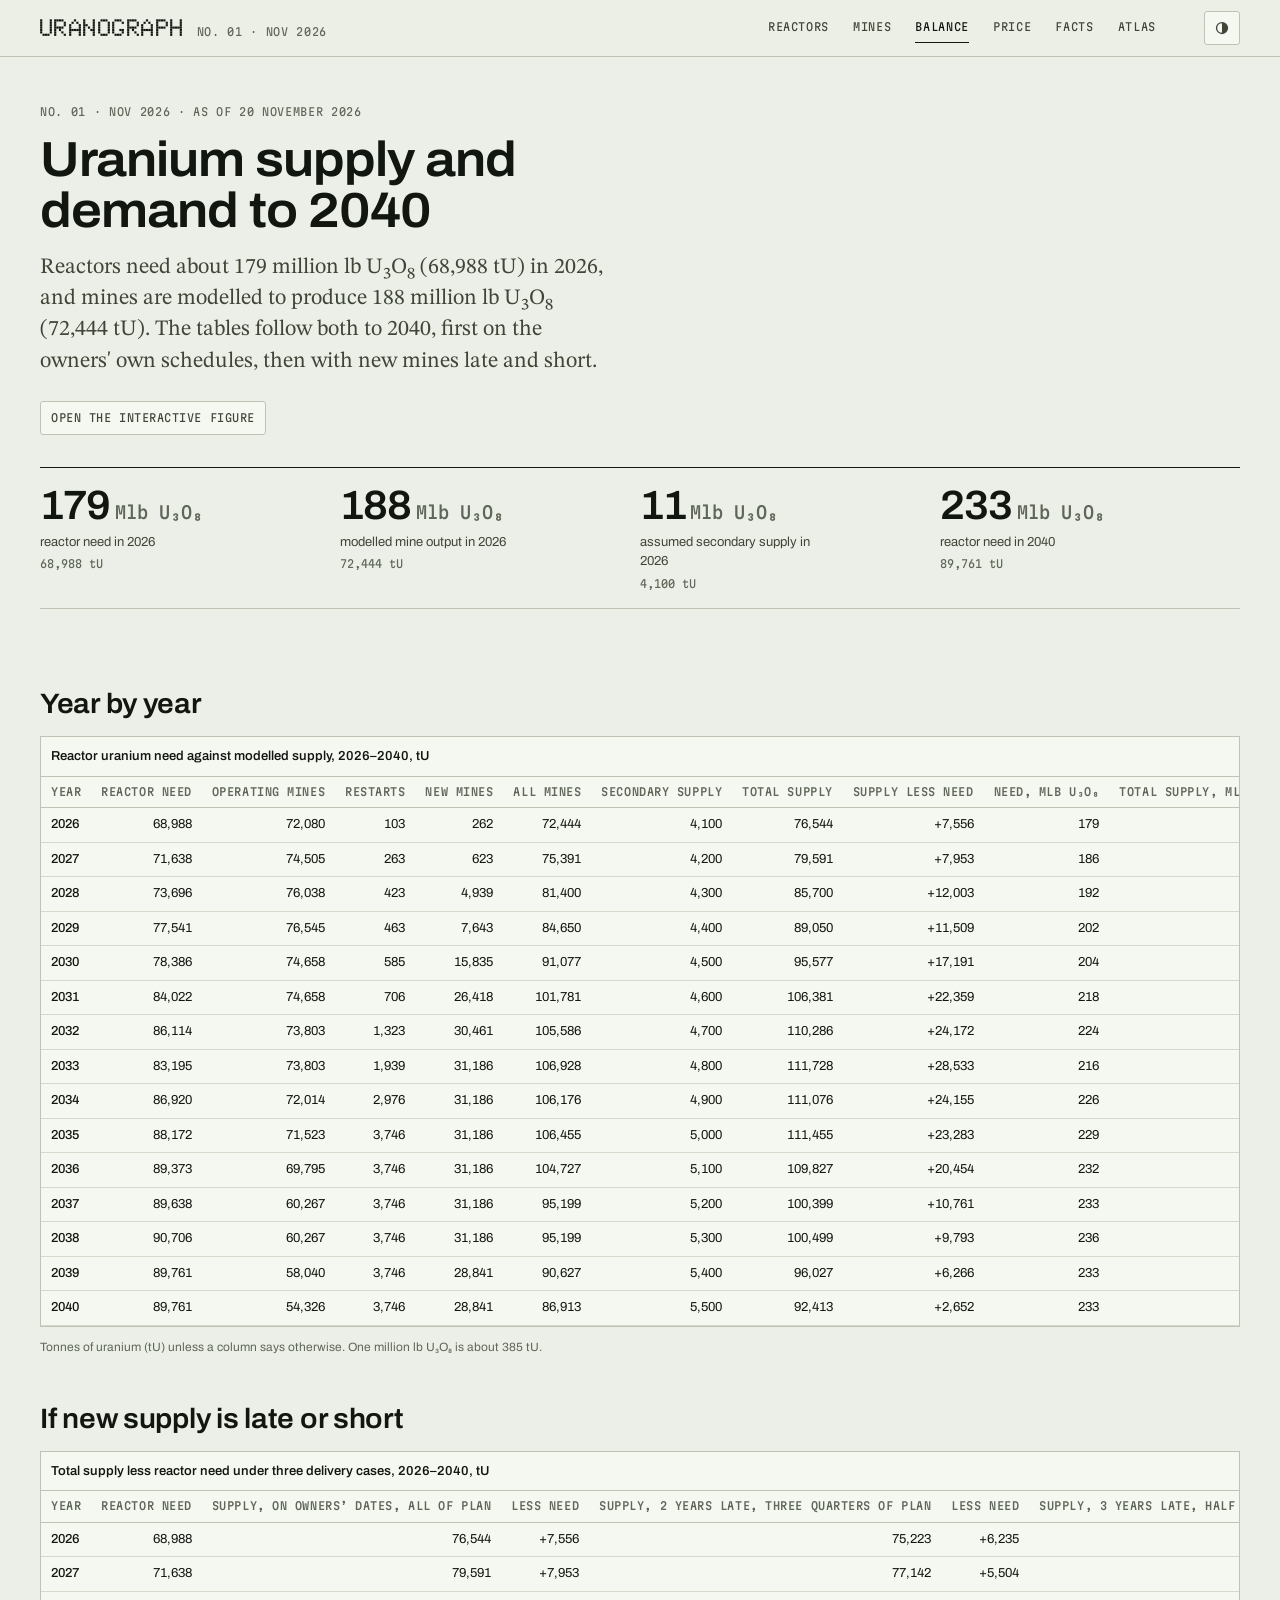
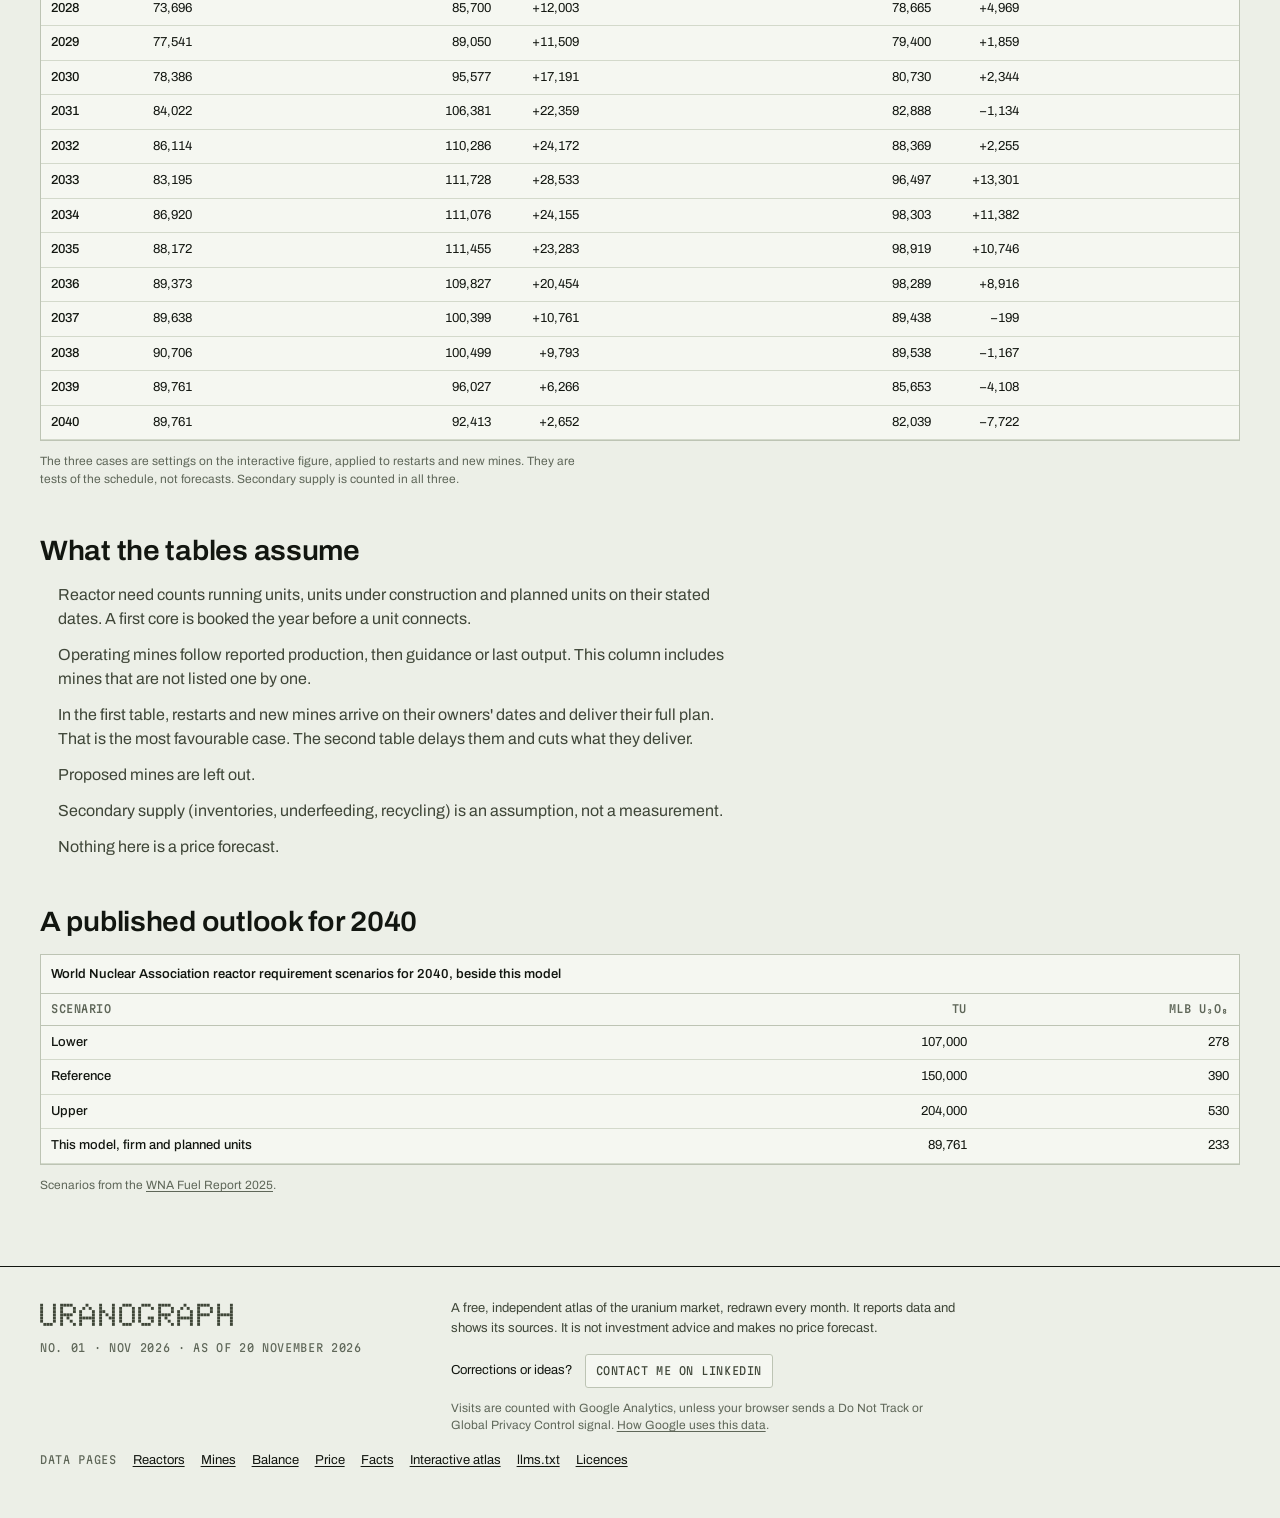
<file: balance/index.html>
<!doctype html>
<html lang="en">
<head>
<meta charset="utf-8">
<meta name="viewport" content="width=device-width, initial-scale=1, viewport-fit=cover">
<title>Uranium supply and demand to 2040 · Uranograph</title>
<meta name="description" content="Reactor uranium need against modelled mine output and secondary supply, year by year from 2026 to 2040, with the assumptions stated.">
<meta name="robots" content="index, follow, max-image-preview:large">
<link rel="canonical" href="https://uranograph.com/balance/">
<meta property="og:site_name" content="Uranograph">
<meta property="og:title" content="Uranium supply and demand to 2040">
<meta property="og:description" content="Reactor uranium need against modelled mine output and secondary supply, year by year from 2026 to 2040, with the assumptions stated.">
<meta property="og:type" content="article">
<meta property="og:url" content="https://uranograph.com/balance/">
<meta property="og:image" content="https://uranograph.com/og.jpg">
<meta property="og:image:width" content="1200">
<meta property="og:image:height" content="630">
<meta name="twitter:card" content="summary_large_image">
<meta name="twitter:title" content="Uranium supply and demand to 2040">
<meta name="twitter:description" content="Reactor uranium need against modelled mine output and secondary supply, year by year from 2026 to 2040, with the assumptions stated.">
<meta name="twitter:image" content="https://uranograph.com/og.jpg">
<meta name="theme-color" content="#0B0E0A">
<script type="application/ld+json">[{"@context":"https://schema.org","@type":"Dataset","name":"Uranium supply and demand to 2040, November 2026","description":"Reactor uranium need against modelled mine output and secondary supply, year by year from 2026 to 2040, with the assumptions stated.","url":"https://uranograph.com/balance/","isAccessibleForFree":true,"dateModified":"2026-11-20","creator":{"@type":"Organization","name":"Uranograph","url":"https://uranograph.com/"},"license":"https://uranograph.com/DATA-LICENSES.md","keywords":["uranium supply and demand","uranium deficit","uranium market balance","uranium requirements"],"distribution":[{"@type":"DataDownload","name":"reactors","description":"Every power reactor unit: name, country, coordinates, status, type, net MWe, grid-connection and shutdown years, and modelled annual uranium need (req, tU).","encodingFormat":"application/json","contentUrl":"https://uranograph.com/data/reactors.json","license":"https://opendatacommons.org/licenses/odbl/1-0/"},{"@type":"DataDownload","name":"mines","description":"Every uranium mine and project: owners, method, status, coordinates, production by year (tU), capacity, planned start, ramp and planned output.","encodingFormat":"application/json","contentUrl":"https://uranograph.com/data/mines.json"},{"@type":"DataDownload","name":"secondary supply","description":"Assumed secondary supply (tU) by year.","encodingFormat":"application/json","contentUrl":"https://uranograph.com/data/secondary_supply.json"},{"@type":"DataDownload","name":"outlook","description":"Published outlooks: Red Book production scenarios, World Nuclear Association 2040 demand scenarios, US utility uncovered requirements, inventories and origins of US purchases.","encodingFormat":"application/json","contentUrl":"https://uranograph.com/data/outlook.json"}],"isPartOf":{"@type":"WebSite","name":"Uranograph","url":"https://uranograph.com/"}},{"@context":"https://schema.org","@type":"BreadcrumbList","itemListElement":[{"@type":"ListItem","position":1,"name":"Uranograph","item":"https://uranograph.com/"},{"@type":"ListItem","position":2,"name":"Uranium supply and demand to 2040","item":"https://uranograph.com/balance/"}]}]</script>
<script>
(function () {
  var id = 'G-72NVJNHCDB', h = location.hostname;
  if (h !== 'uranograph.com' && h !== 'www.uranograph.com') return;
  if (navigator.globalPrivacyControl || navigator.doNotTrack === '1' || window.doNotTrack === '1') return;
  window.dataLayer = window.dataLayer || [];
  window.gtag = function () { window.dataLayer.push(arguments); };
  window.gtag('js', new Date());
  window.gtag('config', id);
  var s = document.createElement('script'); s.async = true; s.src = 'https://www.googletagmanager.com/gtag/js?id=' + id;
  document.head.appendChild(s);
})();
</script>
<link rel="icon" href="data:image/svg+xml,%3Csvg xmlns='http://www.w3.org/2000/svg' viewBox='0 0 32 32'%3E%3Crect width='32' height='32' rx='4' fill='%230B0E0A'/%3E%3Cpath d='M9 7v11a7 7 0 0 0 14 0V7' fill='none' stroke='%23FFC21A' stroke-width='3.5' stroke-linecap='square'/%3E%3C/svg%3E">
<link rel="preconnect" href="https://fonts.googleapis.com">
<link rel="preconnect" href="https://fonts.gstatic.com" crossorigin>
<link rel="stylesheet" href="https://fonts.googleapis.com/css2?family=Archivo:wdth,wght@62..125,100..900&family=Doto:wght@100..900&family=Martian+Mono:wdth,wght@75..112.5,100..800&family=STIX+Two+Text:ital,wght@0,400..700;1,400..700&display=swap">
<link rel="stylesheet" href="../css/app.css">
<script>(function(){try{var t=localStorage.getItem('u.theme');if(t==='light'||t==='dark')document.documentElement.setAttribute('data-theme',t)}catch(e){}})()</script>
</head>
<body>

<header class="mast">
  <div class="wrap mast__row">
    <a class="brand" href="../">
      <span class="brand__mark">Uranograph</span>
      <span class="brand__issue label">No. 01 · Nov 2026</span>
    </a>
    <nav class="nav" aria-label="Data pages">
      <a href="../reactors/">Reactors</a>
      <a href="../mines/">Mines</a>
      <a href="../balance/" aria-current="page">Balance</a>
      <a href="../price/">Price</a>
      <a href="../facts/">Facts</a>
      <a href="../">Atlas</a>
    </nav>
    <div class="mast__tools">
      <button class="btn" type="button" id="theme-toggle" aria-label="Switch between light and dark">
        <svg viewBox="0 0 16 16" aria-hidden="true"><circle cx="8" cy="8" r="6.25" fill="none" stroke="currentColor" stroke-width="1.5"/><path d="M8 1.75a6.25 6.25 0 0 1 0 12.5z" fill="currentColor"/></svg>
      </button>
    </div>
  </div>
</header>

<main>
<article class="wrap doc">
  <nav class="subnav" aria-label="Data pages">
      <a href="../reactors/">Reactors</a>
      <a href="../mines/">Mines</a>
      <a href="../balance/" aria-current="page">Balance</a>
      <a href="../price/">Price</a>
      <a href="../facts/">Facts</a>
      <a href="../">Atlas</a>
  </nav>
  <header class="doc__head">
    <p class="label">No. 01 · Nov 2026 · as of 20 November 2026</p>
    <h1>Uranium supply and demand to 2040</h1>
    <p class="lede">Reactors need about 179 million lb U₃O₈ (68,988 tU) in 2026, and mines are modelled to produce 188 million lb U₃O₈ (72,444 tU). The tables follow both to 2040, first on the owners' own schedules, then with new mines late and short.</p>
    <p class="doc__go"><a class="btn" href="../#balance">Open the interactive figure</a></p>
  </header>
  <div class="stats">
    <div class="stat"><div class="stat__v">179<small>Mlb U₃O₈</small></div><div class="stat__l">reactor need in 2026</div><div class="stat__d">68,988 tU</div></div>
    <div class="stat"><div class="stat__v">188<small>Mlb U₃O₈</small></div><div class="stat__l">modelled mine output in 2026</div><div class="stat__d">72,444 tU</div></div>
    <div class="stat"><div class="stat__v">11<small>Mlb U₃O₈</small></div><div class="stat__l">assumed secondary supply in 2026</div><div class="stat__d">4,100 tU</div></div>
    <div class="stat"><div class="stat__v">233<small>Mlb U₃O₈</small></div><div class="stat__l">reactor need in 2040</div><div class="stat__d">89,761 tU</div></div>
  </div>
  <section class="doc__sec">
    <h2>Year by year</h2>
<div class="tablewrap" tabindex="0" role="region" aria-label="Reactor uranium need against modelled supply, 2026–2040, tU">
<table class="data">
<caption>Reactor uranium need against modelled supply, 2026–2040, tU</caption>
<thead><tr><th scope="col">Year</th><th scope="col">Reactor need</th><th scope="col">Operating mines</th><th scope="col">Restarts</th><th scope="col">New mines</th><th scope="col">All mines</th><th scope="col">Secondary supply</th><th scope="col">Total supply</th><th scope="col">Supply less need</th><th scope="col">Need, Mlb U₃O₈</th><th scope="col">Total supply, Mlb U₃O₈</th></tr></thead>
<tbody>
<tr><th scope="row">2026</th><td>68,988</td><td>72,080</td><td>103</td><td>262</td><td>72,444</td><td>4,100</td><td>76,544</td><td>+7,556</td><td>179</td><td>199</td></tr>
<tr><th scope="row">2027</th><td>71,638</td><td>74,505</td><td>263</td><td>623</td><td>75,391</td><td>4,200</td><td>79,591</td><td>+7,953</td><td>186</td><td>207</td></tr>
<tr><th scope="row">2028</th><td>73,696</td><td>76,038</td><td>423</td><td>4,939</td><td>81,400</td><td>4,300</td><td>85,700</td><td>+12,003</td><td>192</td><td>223</td></tr>
<tr><th scope="row">2029</th><td>77,541</td><td>76,545</td><td>463</td><td>7,643</td><td>84,650</td><td>4,400</td><td>89,050</td><td>+11,509</td><td>202</td><td>232</td></tr>
<tr><th scope="row">2030</th><td>78,386</td><td>74,658</td><td>585</td><td>15,835</td><td>91,077</td><td>4,500</td><td>95,577</td><td>+17,191</td><td>204</td><td>248</td></tr>
<tr><th scope="row">2031</th><td>84,022</td><td>74,658</td><td>706</td><td>26,418</td><td>101,781</td><td>4,600</td><td>106,381</td><td>+22,359</td><td>218</td><td>277</td></tr>
<tr><th scope="row">2032</th><td>86,114</td><td>73,803</td><td>1,323</td><td>30,461</td><td>105,586</td><td>4,700</td><td>110,286</td><td>+24,172</td><td>224</td><td>287</td></tr>
<tr><th scope="row">2033</th><td>83,195</td><td>73,803</td><td>1,939</td><td>31,186</td><td>106,928</td><td>4,800</td><td>111,728</td><td>+28,533</td><td>216</td><td>290</td></tr>
<tr><th scope="row">2034</th><td>86,920</td><td>72,014</td><td>2,976</td><td>31,186</td><td>106,176</td><td>4,900</td><td>111,076</td><td>+24,155</td><td>226</td><td>289</td></tr>
<tr><th scope="row">2035</th><td>88,172</td><td>71,523</td><td>3,746</td><td>31,186</td><td>106,455</td><td>5,000</td><td>111,455</td><td>+23,283</td><td>229</td><td>290</td></tr>
<tr><th scope="row">2036</th><td>89,373</td><td>69,795</td><td>3,746</td><td>31,186</td><td>104,727</td><td>5,100</td><td>109,827</td><td>+20,454</td><td>232</td><td>286</td></tr>
<tr><th scope="row">2037</th><td>89,638</td><td>60,267</td><td>3,746</td><td>31,186</td><td>95,199</td><td>5,200</td><td>100,399</td><td>+10,761</td><td>233</td><td>261</td></tr>
<tr><th scope="row">2038</th><td>90,706</td><td>60,267</td><td>3,746</td><td>31,186</td><td>95,199</td><td>5,300</td><td>100,499</td><td>+9,793</td><td>236</td><td>261</td></tr>
<tr><th scope="row">2039</th><td>89,761</td><td>58,040</td><td>3,746</td><td>28,841</td><td>90,627</td><td>5,400</td><td>96,027</td><td>+6,266</td><td>233</td><td>250</td></tr>
<tr><th scope="row">2040</th><td>89,761</td><td>54,326</td><td>3,746</td><td>28,841</td><td>86,913</td><td>5,500</td><td>92,413</td><td>+2,652</td><td>233</td><td>240</td></tr>
</tbody>
</table>
</div>
    <p class="note">Tonnes of uranium (tU) unless a column says otherwise. One million lb U₃O₈ is about 385 tU.</p>
  </section>
  <section class="doc__sec">
    <h2>If new supply is late or short</h2>
<div class="tablewrap" tabindex="0" role="region" aria-label="Total supply less reactor need under three delivery cases, 2026–2040, tU">
<table class="data">
<caption>Total supply less reactor need under three delivery cases, 2026–2040, tU</caption>
<thead><tr><th scope="col">Year</th><th scope="col">Reactor need</th><th scope="col">Supply, on owners’ dates, all of plan</th><th scope="col">Less need</th><th scope="col">Supply, 2 years late, three quarters of plan</th><th scope="col">Less need</th><th scope="col">Supply, 3 years late, half of plan</th><th scope="col">Less need</th></tr></thead>
<tbody>
<tr><th scope="row">2026</th><td>68,988</td><td>76,544</td><td>+7,556</td><td>75,223</td><td>+6,235</td><td>74,267</td><td>+5,279</td></tr>
<tr><th scope="row">2027</th><td>71,638</td><td>79,591</td><td>+7,953</td><td>77,142</td><td>+5,504</td><td>75,580</td><td>+3,941</td></tr>
<tr><th scope="row">2028</th><td>73,696</td><td>85,700</td><td>+12,003</td><td>78,665</td><td>+4,969</td><td>76,446</td><td>+2,750</td></tr>
<tr><th scope="row">2029</th><td>77,541</td><td>89,050</td><td>+11,509</td><td>79,400</td><td>+1,859</td><td>76,709</td><td>−832</td></tr>
<tr><th scope="row">2030</th><td>78,386</td><td>95,577</td><td>+17,191</td><td>80,730</td><td>+2,344</td><td>74,704</td><td>−3,683</td></tr>
<tr><th scope="row">2031</th><td>84,022</td><td>106,381</td><td>+22,359</td><td>82,888</td><td>−1,134</td><td>77,041</td><td>−6,981</td></tr>
<tr><th scope="row">2032</th><td>86,114</td><td>110,286</td><td>+24,172</td><td>88,369</td><td>+2,255</td><td>77,658</td><td>−8,456</td></tr>
<tr><th scope="row">2033</th><td>83,195</td><td>111,728</td><td>+28,533</td><td>96,497</td><td>+13,301</td><td>81,915</td><td>−1,280</td></tr>
<tr><th scope="row">2034</th><td>86,920</td><td>111,076</td><td>+24,155</td><td>98,303</td><td>+11,382</td><td>85,578</td><td>−1,342</td></tr>
<tr><th scope="row">2035</th><td>88,172</td><td>111,455</td><td>+23,283</td><td>98,919</td><td>+10,746</td><td>87,518</td><td>−655</td></tr>
<tr><th scope="row">2036</th><td>89,373</td><td>109,827</td><td>+20,454</td><td>98,289</td><td>+8,916</td><td>87,003</td><td>−2,370</td></tr>
<tr><th scope="row">2037</th><td>89,638</td><td>100,399</td><td>+10,761</td><td>89,438</td><td>−199</td><td>78,093</td><td>−11,545</td></tr>
<tr><th scope="row">2038</th><td>90,706</td><td>100,499</td><td>+9,793</td><td>89,538</td><td>−1,167</td><td>78,578</td><td>−12,128</td></tr>
<tr><th scope="row">2039</th><td>89,761</td><td>96,027</td><td>+6,266</td><td>85,653</td><td>−4,108</td><td>75,279</td><td>−14,482</td></tr>
<tr><th scope="row">2040</th><td>89,761</td><td>92,413</td><td>+2,652</td><td>82,039</td><td>−7,722</td><td>71,665</td><td>−18,096</td></tr>
</tbody>
</table>
</div>
    <p class="note">The three cases are settings on the interactive figure, applied to restarts and new mines. They are tests of the schedule, not forecasts. Secondary supply is counted in all three.</p>
  </section>
  <section class="doc__sec">
    <h2>What the tables assume</h2>
    <ul class="doc__list">
      <li>Reactor need counts running units, units under construction and planned units on their stated dates. A first core is booked the year before a unit connects.</li>
      <li>Operating mines follow reported production, then guidance or last output. This column includes mines that are not listed one by one.</li>
      <li>In the first table, restarts and new mines arrive on their owners' dates and deliver their full plan. That is the most favourable case. The second table delays them and cuts what they deliver.</li>
      <li>Proposed mines are left out.</li>
      <li>Secondary supply (inventories, underfeeding, recycling) is an assumption, not a measurement.</li>
      <li>Nothing here is a price forecast.</li>
    </ul>
  </section>
  <section class="doc__sec">
    <h2>A published outlook for 2040</h2>
<div class="tablewrap" tabindex="0" role="region" aria-label="World Nuclear Association reactor requirement scenarios for 2040, beside this model">
<table class="data">
<caption>World Nuclear Association reactor requirement scenarios for 2040, beside this model</caption>
<thead><tr><th scope="col">Scenario</th><th scope="col">tU</th><th scope="col">Mlb U₃O₈</th></tr></thead>
<tbody>
<tr><th scope="row">Lower</th><td>107,000</td><td>278</td></tr>
<tr><th scope="row">Reference</th><td>150,000</td><td>390</td></tr>
<tr><th scope="row">Upper</th><td>204,000</td><td>530</td></tr>
<tr><th scope="row">This model, firm and planned units</th><td>89,761</td><td>233</td></tr>
</tbody>
</table>
</div>
    <p class="note">Scenarios from the <a href="https://world-nuclear.org/news-and-media/press-statements/world-nuclear-fuel-report-2025-investment-in-nuclear-fuel-cycle-needed-as-demand-for-nuclear-power-grows" rel="noopener">WNA Fuel Report 2025</a>.</p>
  </section>
</article>
</main>

<footer class="wrap foot">
  <div>
    <span class="brand__mark">Uranograph</span>
    <p class="label" style="margin-top:8px">No. 01 · Nov 2026 · as of 20 November 2026</p>
  </div>
  <div>
    <p>A free, independent atlas of the uranium market, redrawn every month. It reports data and shows its sources. It is not investment advice and makes no price forecast.</p>
    <p class="foot__contact" id="contact"><span>Corrections or ideas?</span> <a class="btn" href="https://www.linkedin.com/in/samir-almokhamad/" target="_blank" rel="me noopener">Contact me on LinkedIn</a></p>
    <p class="note">Visits are counted with Google Analytics, unless your browser sends a Do Not Track or Global Privacy Control signal. <a href="https://policies.google.com/technologies/partner-sites" rel="noopener">How Google uses this data</a>.</p>
  </div>
  <nav class="foot__pages" aria-label="Data pages">
    <span class="label">Data pages</span>
    <a href="../reactors/">Reactors</a> <a href="../mines/">Mines</a> <a href="../balance/">Balance</a> <a href="../price/">Price</a> <a href="../facts/">Facts</a>
    <a href="../">Interactive atlas</a> <a href="../llms.txt">llms.txt</a> <a href="../DATA-LICENSES.md">Licences</a>
  </nav>
</footer>
<script>(function(){var b=document.getElementById('theme-toggle');if(!b)return;b.addEventListener('click',function(){var r=document.documentElement,c=r.getAttribute('data-theme')||(matchMedia('(prefers-color-scheme: dark)').matches?'dark':'light'),n=c==='dark'?'light':'dark';r.setAttribute('data-theme',n);try{localStorage.setItem('u.theme',n)}catch(e){}})})()</script>
</body>
</html>
</file>
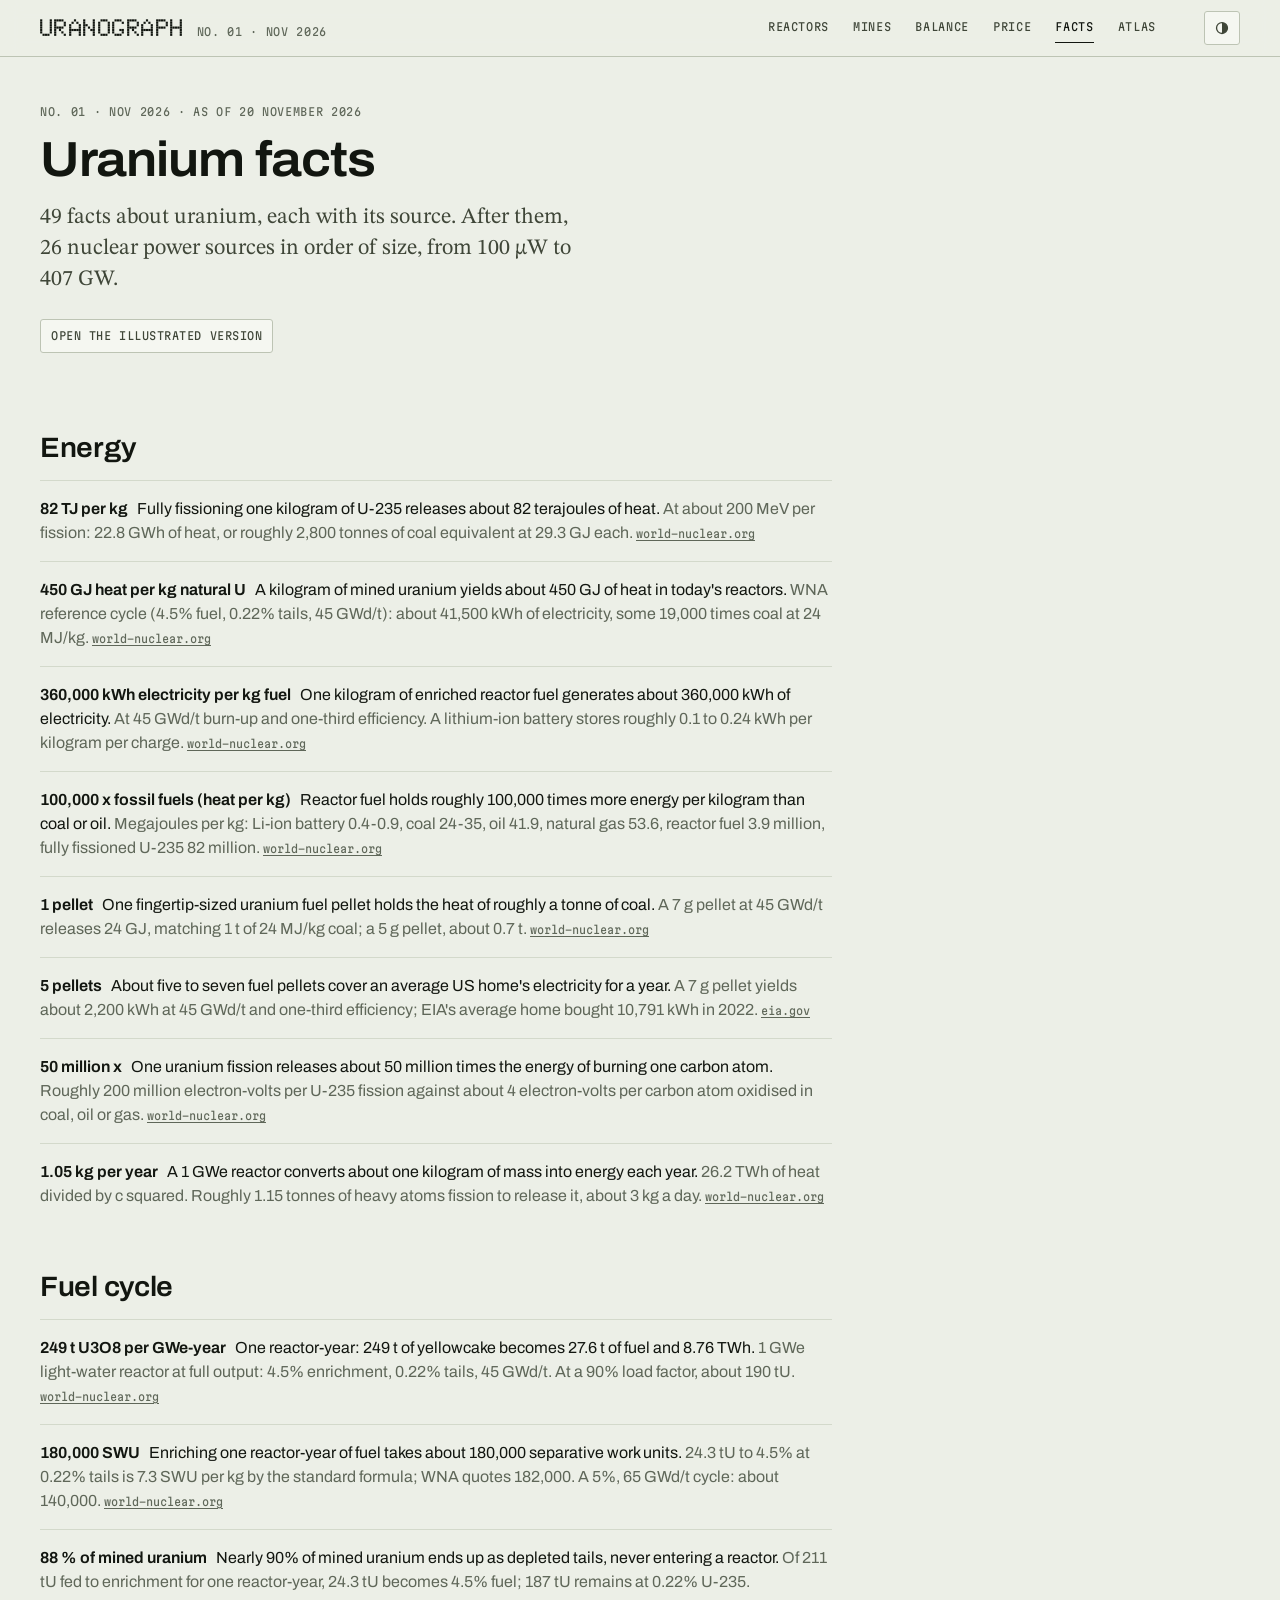
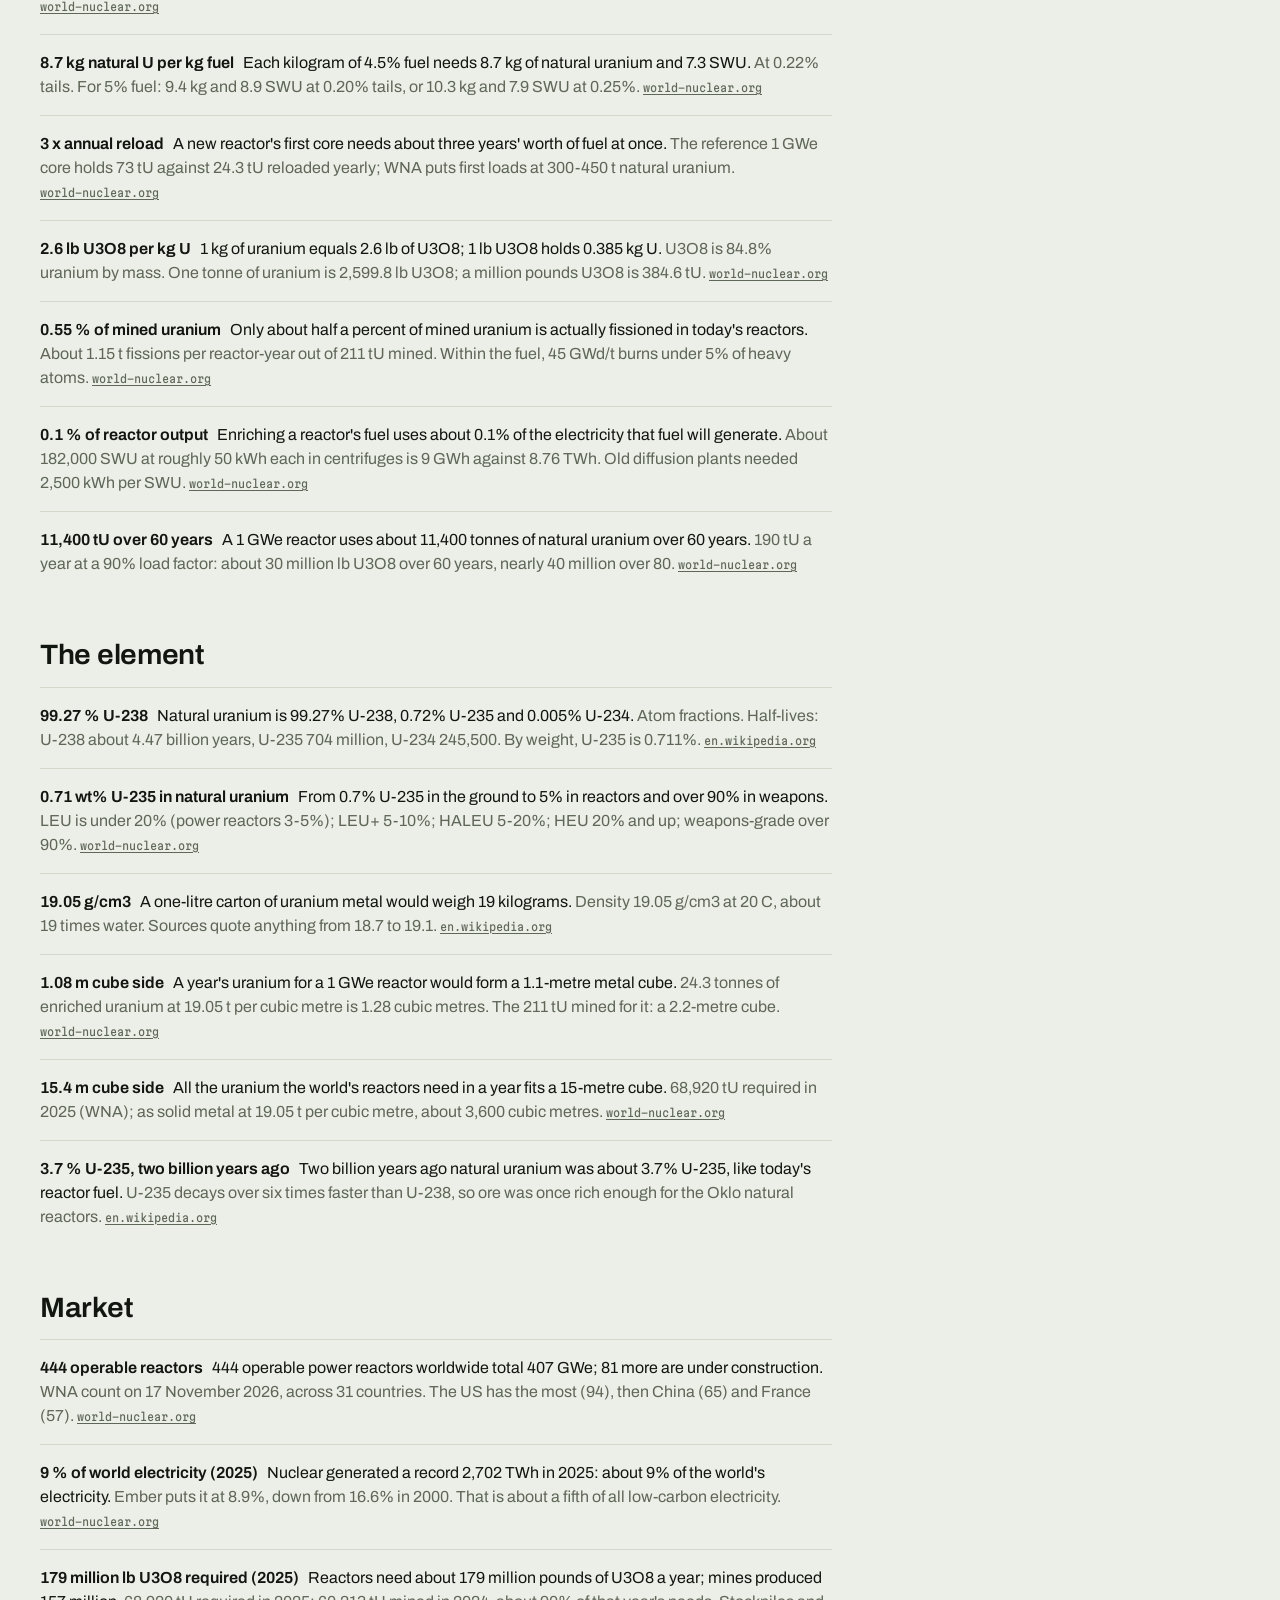
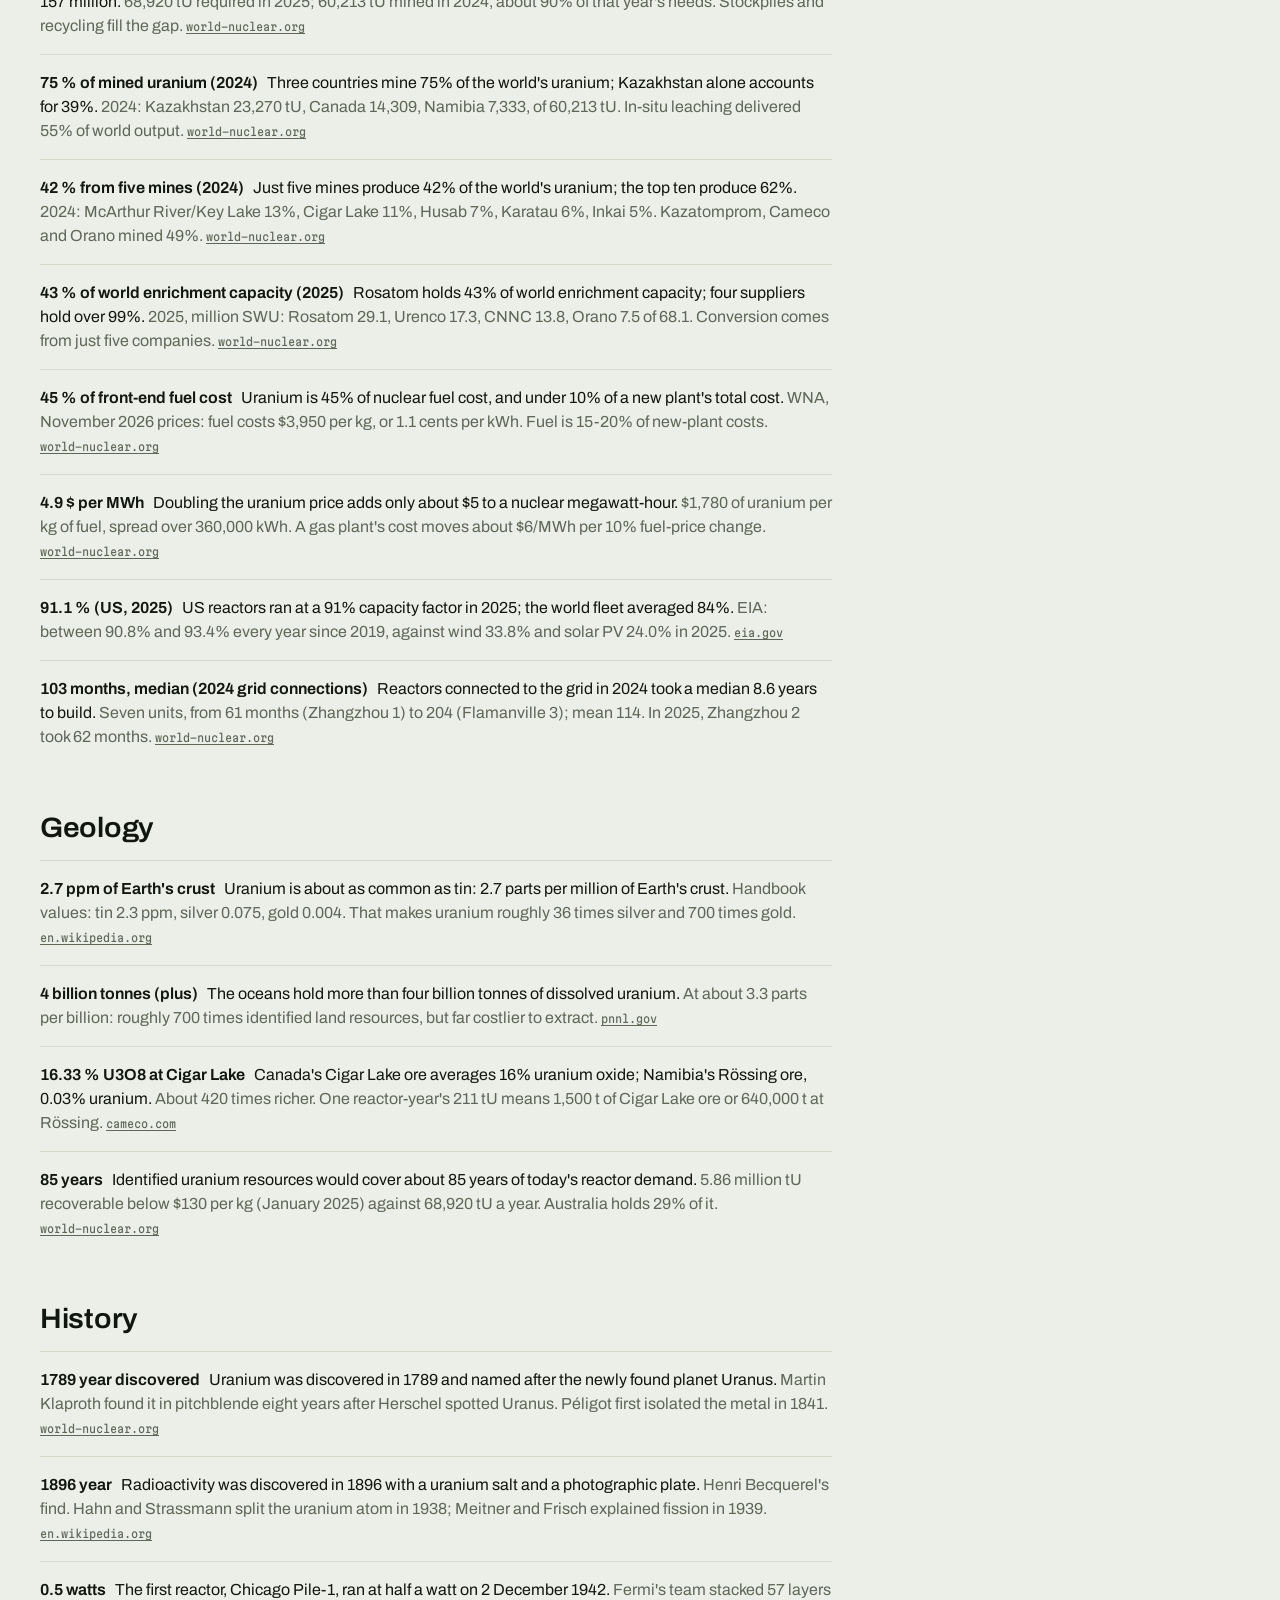
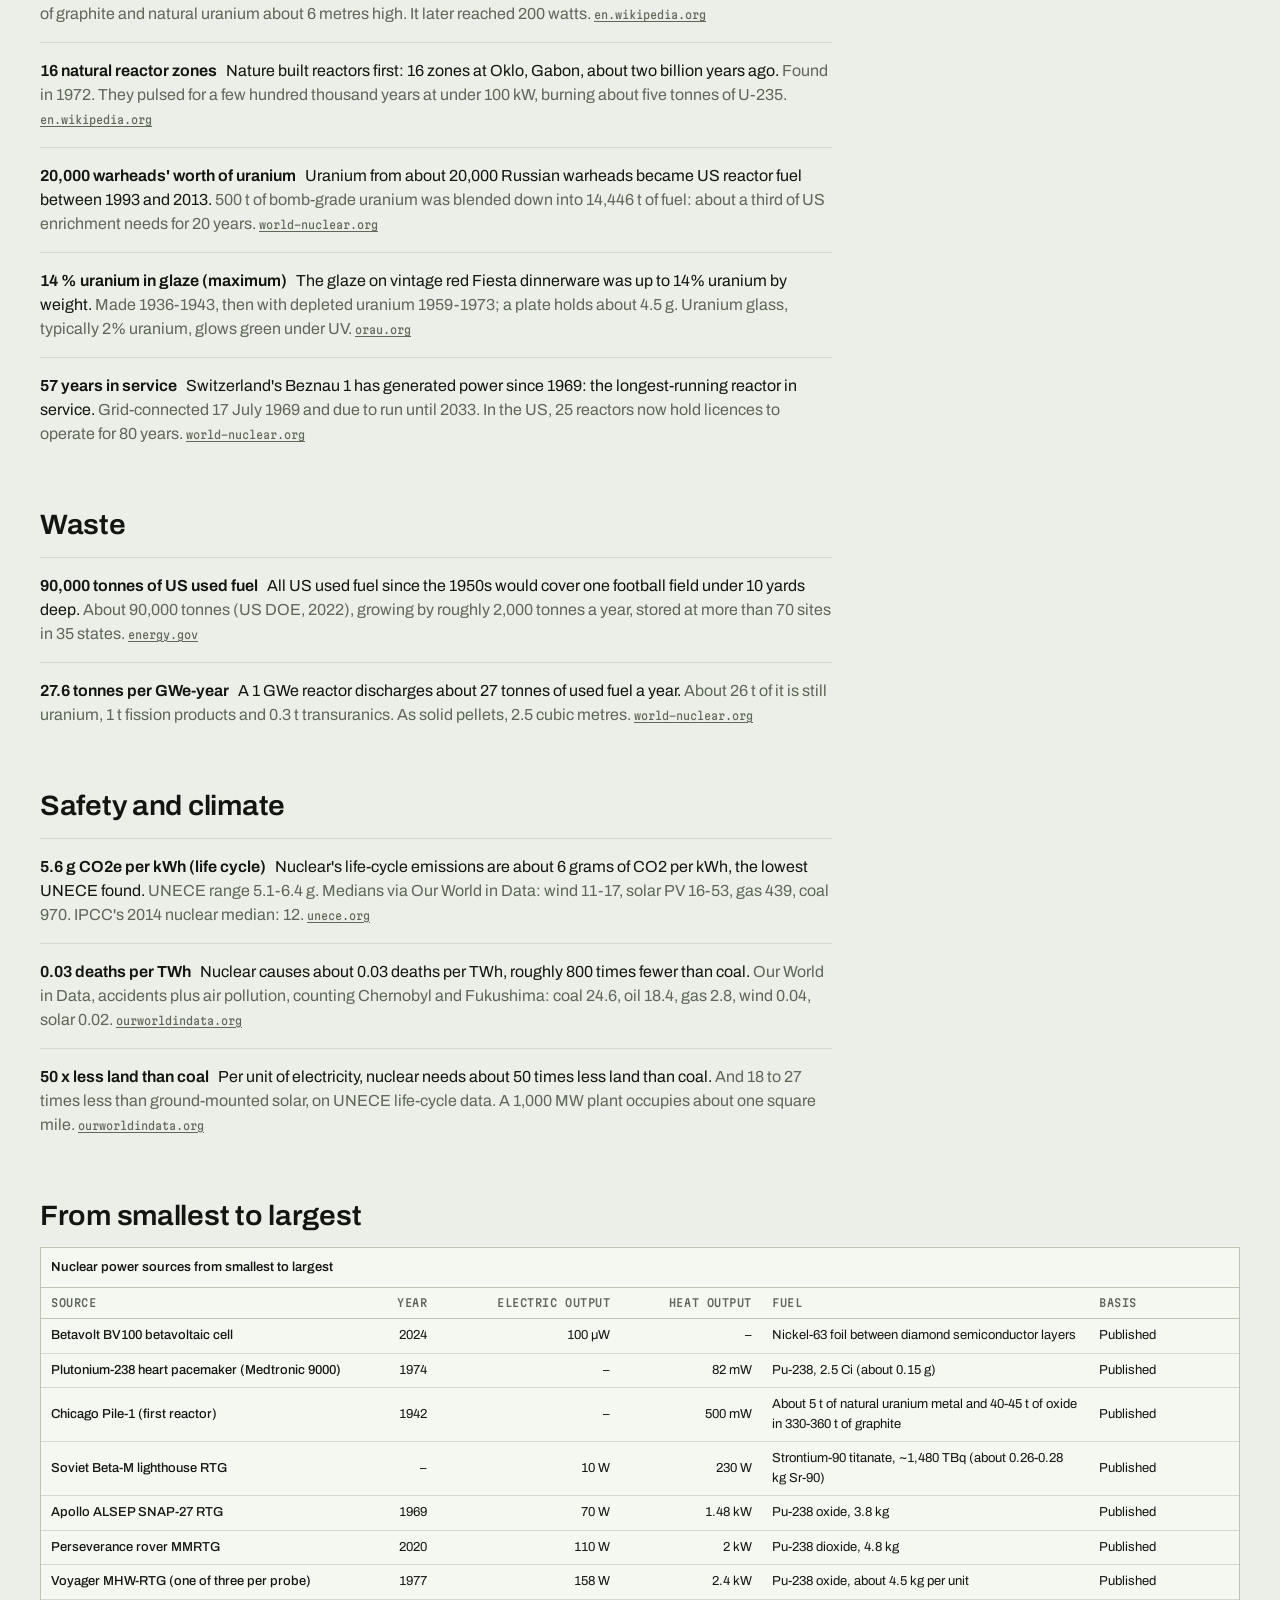
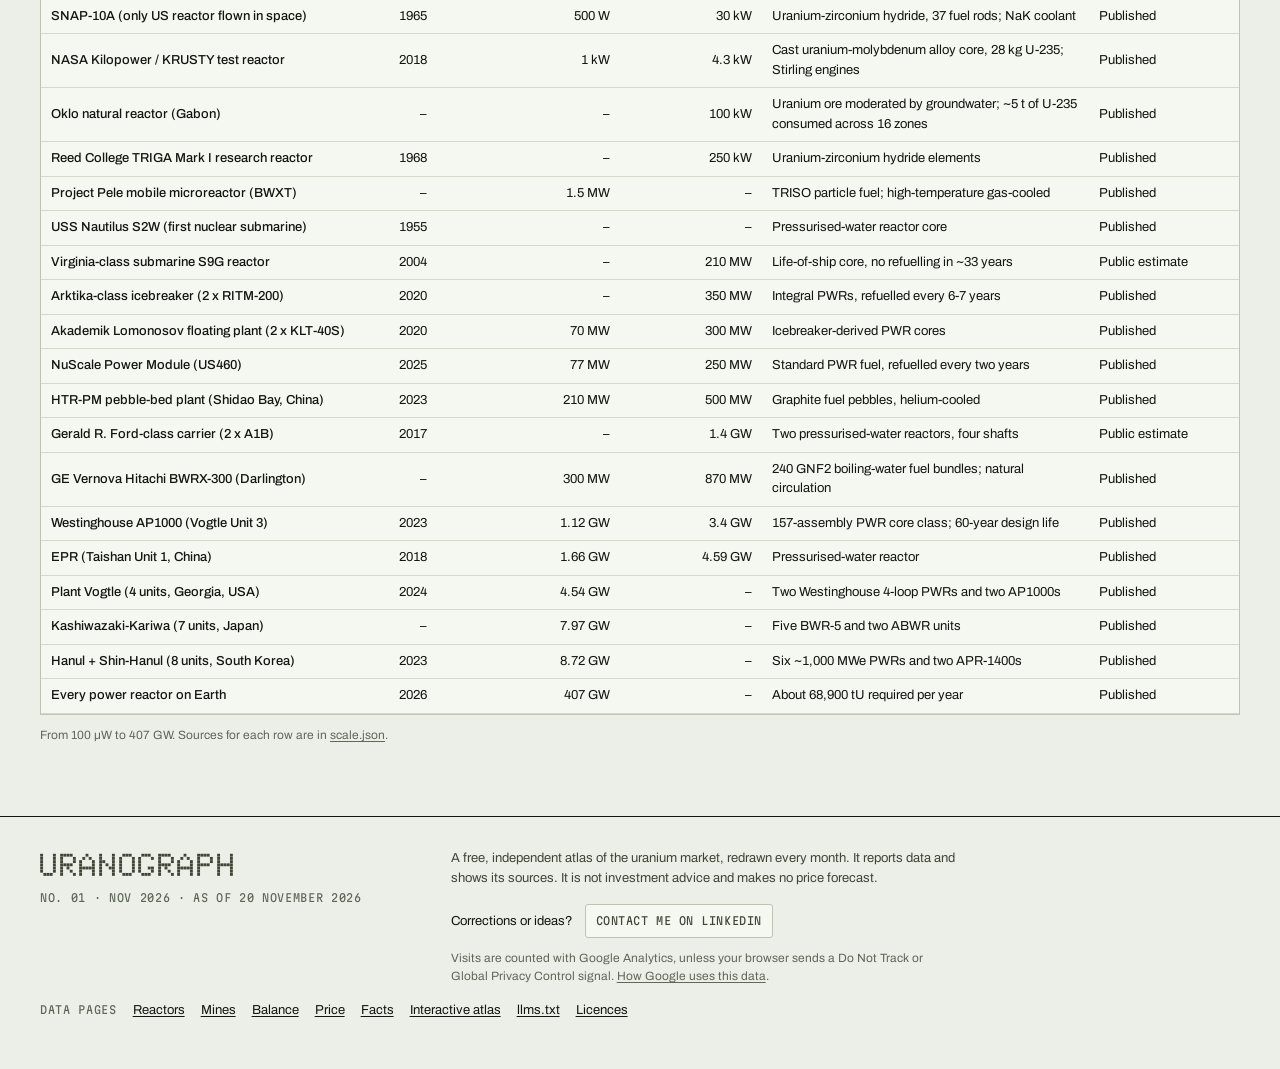
<file: facts/index.html>
<!doctype html>
<html lang="en">
<head>
<meta charset="utf-8">
<meta name="viewport" content="width=device-width, initial-scale=1, viewport-fit=cover">
<title>Uranium facts and the scale of nuclear power · Uranograph</title>
<meta name="description" content="49 sourced facts about uranium, the fuel cycle and nuclear energy, and 26 nuclear power sources from a 100 µW battery to the largest plants.">
<meta name="robots" content="index, follow, max-image-preview:large">
<link rel="canonical" href="https://uranograph.com/facts/">
<meta property="og:site_name" content="Uranograph">
<meta property="og:title" content="Uranium facts and the scale of nuclear power">
<meta property="og:description" content="49 sourced facts about uranium, the fuel cycle and nuclear energy, and 26 nuclear power sources from a 100 µW battery to the largest plants.">
<meta property="og:type" content="article">
<meta property="og:url" content="https://uranograph.com/facts/">
<meta property="og:image" content="https://uranograph.com/og.jpg">
<meta property="og:image:width" content="1200">
<meta property="og:image:height" content="630">
<meta name="twitter:card" content="summary_large_image">
<meta name="twitter:title" content="Uranium facts and the scale of nuclear power">
<meta name="twitter:description" content="49 sourced facts about uranium, the fuel cycle and nuclear energy, and 26 nuclear power sources from a 100 µW battery to the largest plants.">
<meta name="twitter:image" content="https://uranograph.com/og.jpg">
<meta name="theme-color" content="#0B0E0A">
<script type="application/ld+json">[{"@context":"https://schema.org","@type":"Dataset","name":"Uranium facts and the scale of nuclear power, November 2026","description":"49 sourced facts about uranium, the fuel cycle and nuclear energy, and 26 nuclear power sources from a 100 µW battery to the largest plants.","url":"https://uranograph.com/facts/","isAccessibleForFree":true,"dateModified":"2026-11-20","creator":{"@type":"Organization","name":"Uranograph","url":"https://uranograph.com/"},"license":"https://uranograph.com/DATA-LICENSES.md","keywords":["uranium facts","nuclear fuel cycle","energy density of uranium","nuclear power scale"],"distribution":[{"@type":"DataDownload","name":"facts","description":"Sourced facts about uranium and the fuel cycle.","encodingFormat":"application/json","contentUrl":"https://uranograph.com/data/facts.json"},{"@type":"DataDownload","name":"scale","description":"Nuclear power sources from microwatt batteries to the largest plants (watts).","encodingFormat":"application/json","contentUrl":"https://uranograph.com/data/scale.json"}],"isPartOf":{"@type":"WebSite","name":"Uranograph","url":"https://uranograph.com/"}},{"@context":"https://schema.org","@type":"BreadcrumbList","itemListElement":[{"@type":"ListItem","position":1,"name":"Uranograph","item":"https://uranograph.com/"},{"@type":"ListItem","position":2,"name":"Uranium facts","item":"https://uranograph.com/facts/"}]}]</script>
<script>
(function () {
  var id = 'G-72NVJNHCDB', h = location.hostname;
  if (h !== 'uranograph.com' && h !== 'www.uranograph.com') return;
  if (navigator.globalPrivacyControl || navigator.doNotTrack === '1' || window.doNotTrack === '1') return;
  window.dataLayer = window.dataLayer || [];
  window.gtag = function () { window.dataLayer.push(arguments); };
  window.gtag('js', new Date());
  window.gtag('config', id);
  var s = document.createElement('script'); s.async = true; s.src = 'https://www.googletagmanager.com/gtag/js?id=' + id;
  document.head.appendChild(s);
})();
</script>
<link rel="icon" href="data:image/svg+xml,%3Csvg xmlns='http://www.w3.org/2000/svg' viewBox='0 0 32 32'%3E%3Crect width='32' height='32' rx='4' fill='%230B0E0A'/%3E%3Cpath d='M9 7v11a7 7 0 0 0 14 0V7' fill='none' stroke='%23FFC21A' stroke-width='3.5' stroke-linecap='square'/%3E%3C/svg%3E">
<link rel="preconnect" href="https://fonts.googleapis.com">
<link rel="preconnect" href="https://fonts.gstatic.com" crossorigin>
<link rel="stylesheet" href="https://fonts.googleapis.com/css2?family=Archivo:wdth,wght@62..125,100..900&family=Doto:wght@100..900&family=Martian+Mono:wdth,wght@75..112.5,100..800&family=STIX+Two+Text:ital,wght@0,400..700;1,400..700&display=swap">
<link rel="stylesheet" href="../css/app.css">
<script>(function(){try{var t=localStorage.getItem('u.theme');if(t==='light'||t==='dark')document.documentElement.setAttribute('data-theme',t)}catch(e){}})()</script>
</head>
<body>

<header class="mast">
  <div class="wrap mast__row">
    <a class="brand" href="../">
      <span class="brand__mark">Uranograph</span>
      <span class="brand__issue label">No. 01 · Nov 2026</span>
    </a>
    <nav class="nav" aria-label="Data pages">
      <a href="../reactors/">Reactors</a>
      <a href="../mines/">Mines</a>
      <a href="../balance/">Balance</a>
      <a href="../price/">Price</a>
      <a href="../facts/" aria-current="page">Facts</a>
      <a href="../">Atlas</a>
    </nav>
    <div class="mast__tools">
      <button class="btn" type="button" id="theme-toggle" aria-label="Switch between light and dark">
        <svg viewBox="0 0 16 16" aria-hidden="true"><circle cx="8" cy="8" r="6.25" fill="none" stroke="currentColor" stroke-width="1.5"/><path d="M8 1.75a6.25 6.25 0 0 1 0 12.5z" fill="currentColor"/></svg>
      </button>
    </div>
  </div>
</header>

<main>
<article class="wrap doc">
  <nav class="subnav" aria-label="Data pages">
      <a href="../reactors/">Reactors</a>
      <a href="../mines/">Mines</a>
      <a href="../balance/">Balance</a>
      <a href="../price/">Price</a>
      <a href="../facts/" aria-current="page">Facts</a>
      <a href="../">Atlas</a>
  </nav>
  <header class="doc__head">
    <p class="label">No. 01 · Nov 2026 · as of 20 November 2026</p>
    <h1>Uranium facts</h1>
    <p class="lede">49 facts about uranium, each with its source. After them, 26 nuclear power sources in order of size, from 100 µW to 407 GW.</p>
    <p class="doc__go"><a class="btn" href="../#facts">Open the illustrated version</a></p>
  </header>
  <section class="doc__sec">
    <h2>Energy</h2>
    <ul class="doc__list doc__facts">
      <li><b>82 TJ per kg</b> Fully fissioning one kilogram of U-235 releases about 82 terajoules of heat. <span class="doc__detail">At about 200 MeV per fission: 22.8 GWh of heat, or roughly 2,800 tonnes of coal equivalent at 29.3 GJ each.</span> <a href="https://world-nuclear.org/information-library/nuclear-fuel-cycle/introduction/physics-of-nuclear-energy" rel="noopener">world-nuclear.org</a></li>
      <li><b>450 GJ heat per kg natural U</b> A kilogram of mined uranium yields about 450 GJ of heat in today's reactors. <span class="doc__detail">WNA reference cycle (4.5% fuel, 0.22% tails, 45 GWd/t): about 41,500 kWh of electricity, some 19,000 times coal at 24 MJ/kg.</span> <a href="https://world-nuclear.org/information-library/nuclear-fuel-cycle/introduction/nuclear-fuel-cycle-overview" rel="noopener">world-nuclear.org</a></li>
      <li><b>360,000 kWh electricity per kg fuel</b> One kilogram of enriched reactor fuel generates about 360,000 kWh of electricity. <span class="doc__detail">At 45 GWd/t burn-up and one-third efficiency. A lithium-ion battery stores roughly 0.1 to 0.24 kWh per kilogram per charge.</span> <a href="https://world-nuclear.org/information-library/economic-aspects/economics-of-nuclear-power" rel="noopener">world-nuclear.org</a></li>
      <li><b>100,000 x fossil fuels (heat per kg)</b> Reactor fuel holds roughly 100,000 times more energy per kilogram than coal or oil. <span class="doc__detail">Megajoules per kg: Li-ion battery 0.4-0.9, coal 24-35, oil 41.9, natural gas 53.6, reactor fuel 3.9 million, fully fissioned U-235 82 million.</span> <a href="https://world-nuclear.org/information-library/nuclear-fuel-cycle/introduction/nuclear-fuel-cycle-overview" rel="noopener">world-nuclear.org</a></li>
      <li><b>1 pellet</b> One fingertip-sized uranium fuel pellet holds the heat of roughly a tonne of coal. <span class="doc__detail">A 7 g pellet at 45 GWd/t releases 24 GJ, matching 1 t of 24 MJ/kg coal; a 5 g pellet, about 0.7 t.</span> <a href="https://world-nuclear.org/information-library/nuclear-fuel-cycle/conversion-enrichment-and-fabrication/fuel-fabrication" rel="noopener">world-nuclear.org</a></li>
      <li><b>5 pellets</b> About five to seven fuel pellets cover an average US home's electricity for a year. <span class="doc__detail">A 7 g pellet yields about 2,200 kWh at 45 GWd/t and one-third efficiency; EIA's average home bought 10,791 kWh in 2022.</span> <a href="https://www.eia.gov/tools/faqs/faq.php?id=97&amp;t=3" rel="noopener">eia.gov</a></li>
      <li><b>50 million x</b> One uranium fission releases about 50 million times the energy of burning one carbon atom. <span class="doc__detail">Roughly 200 million electron-volts per U-235 fission against about 4 electron-volts per carbon atom oxidised in coal, oil or gas.</span> <a href="https://world-nuclear.org/information-library/nuclear-fuel-cycle/introduction/physics-of-nuclear-energy" rel="noopener">world-nuclear.org</a></li>
      <li><b>1.05 kg per year</b> A 1 GWe reactor converts about one kilogram of mass into energy each year. <span class="doc__detail">26.2 TWh of heat divided by c squared. Roughly 1.15 tonnes of heavy atoms fission to release it, about 3 kg a day.</span> <a href="https://world-nuclear.org/information-library/nuclear-fuel-cycle/introduction/nuclear-fuel-cycle-overview" rel="noopener">world-nuclear.org</a></li>
    </ul>
  </section>
  <section class="doc__sec">
    <h2>Fuel cycle</h2>
    <ul class="doc__list doc__facts">
      <li><b>249 t U3O8 per GWe-year</b> One reactor-year: 249 t of yellowcake becomes 27.6 t of fuel and 8.76 TWh. <span class="doc__detail">1 GWe light-water reactor at full output: 4.5% enrichment, 0.22% tails, 45 GWd/t. At a 90% load factor, about 190 tU.</span> <a href="https://world-nuclear.org/information-library/nuclear-fuel-cycle/introduction/nuclear-fuel-cycle-overview" rel="noopener">world-nuclear.org</a></li>
      <li><b>180,000 SWU</b> Enriching one reactor-year of fuel takes about 180,000 separative work units. <span class="doc__detail">24.3 tU to 4.5% at 0.22% tails is 7.3 SWU per kg by the standard formula; WNA quotes 182,000. A 5%, 65 GWd/t cycle: about 140,000.</span> <a href="https://world-nuclear.org/information-library/nuclear-fuel-cycle/introduction/nuclear-fuel-cycle-overview" rel="noopener">world-nuclear.org</a></li>
      <li><b>88 % of mined uranium</b> Nearly 90% of mined uranium ends up as depleted tails, never entering a reactor. <span class="doc__detail">Of 211 tU fed to enrichment for one reactor-year, 24.3 tU becomes 4.5% fuel; 187 tU remains at 0.22% U-235.</span> <a href="https://world-nuclear.org/information-library/nuclear-fuel-cycle/introduction/nuclear-fuel-cycle-overview" rel="noopener">world-nuclear.org</a></li>
      <li><b>8.7 kg natural U per kg fuel</b> Each kilogram of 4.5% fuel needs 8.7 kg of natural uranium and 7.3 SWU. <span class="doc__detail">At 0.22% tails. For 5% fuel: 9.4 kg and 8.9 SWU at 0.20% tails, or 10.3 kg and 7.9 SWU at 0.25%.</span> <a href="https://world-nuclear.org/information-library/nuclear-fuel-cycle/conversion-enrichment-and-fabrication/uranium-enrichment" rel="noopener">world-nuclear.org</a></li>
      <li><b>3 x annual reload</b> A new reactor's first core needs about three years' worth of fuel at once. <span class="doc__detail">The reference 1 GWe core holds 73 tU against 24.3 tU reloaded yearly; WNA puts first loads at 300-450 t natural uranium.</span> <a href="https://world-nuclear.org/information-library/nuclear-fuel-cycle/introduction/nuclear-fuel-cycle-overview" rel="noopener">world-nuclear.org</a></li>
      <li><b>2.6 lb U3O8 per kg U</b> 1 kg of uranium equals 2.6 lb of U3O8; 1 lb U3O8 holds 0.385 kg U. <span class="doc__detail">U3O8 is 84.8% uranium by mass. One tonne of uranium is 2,599.8 lb U3O8; a million pounds U3O8 is 384.6 tU.</span> <a href="https://world-nuclear.org/information-library/nuclear-fuel-cycle/mining-of-uranium/world-uranium-mining-production" rel="noopener">world-nuclear.org</a></li>
      <li><b>0.55 % of mined uranium</b> Only about half a percent of mined uranium is actually fissioned in today's reactors. <span class="doc__detail">About 1.15 t fissions per reactor-year out of 211 tU mined. Within the fuel, 45 GWd/t burns under 5% of heavy atoms.</span> <a href="https://world-nuclear.org/information-library/nuclear-fuel-cycle/introduction/nuclear-fuel-cycle-overview" rel="noopener">world-nuclear.org</a></li>
      <li><b>0.1 % of reactor output</b> Enriching a reactor's fuel uses about 0.1% of the electricity that fuel will generate. <span class="doc__detail">About 182,000 SWU at roughly 50 kWh each in centrifuges is 9 GWh against 8.76 TWh. Old diffusion plants needed 2,500 kWh per SWU.</span> <a href="https://world-nuclear.org/information-library/nuclear-fuel-cycle/conversion-enrichment-and-fabrication/uranium-enrichment" rel="noopener">world-nuclear.org</a></li>
      <li><b>11,400 tU over 60 years</b> A 1 GWe reactor uses about 11,400 tonnes of natural uranium over 60 years. <span class="doc__detail">190 tU a year at a 90% load factor: about 30 million lb U3O8 over 60 years, nearly 40 million over 80.</span> <a href="https://world-nuclear.org/information-library/nuclear-fuel-cycle/introduction/nuclear-fuel-cycle-overview" rel="noopener">world-nuclear.org</a></li>
    </ul>
  </section>
  <section class="doc__sec">
    <h2>The element</h2>
    <ul class="doc__list doc__facts">
      <li><b>99.27 % U-238</b> Natural uranium is 99.27% U-238, 0.72% U-235 and 0.005% U-234. <span class="doc__detail">Atom fractions. Half-lives: U-238 about 4.47 billion years, U-235 704 million, U-234 245,500. By weight, U-235 is 0.711%.</span> <a href="https://en.wikipedia.org/wiki/Isotopes_of_uranium" rel="noopener">en.wikipedia.org</a></li>
      <li><b>0.71 wt% U-235 in natural uranium</b> From 0.7% U-235 in the ground to 5% in reactors and over 90% in weapons. <span class="doc__detail">LEU is under 20% (power reactors 3-5%); LEU+ 5-10%; HALEU 5-20%; HEU 20% and up; weapons-grade over 90%.</span> <a href="https://world-nuclear.org/information-library/nuclear-fuel-cycle/conversion-enrichment-and-fabrication/uranium-enrichment" rel="noopener">world-nuclear.org</a></li>
      <li><b>19.05 g/cm3</b> A one-litre carton of uranium metal would weigh 19 kilograms. <span class="doc__detail">Density 19.05 g/cm3 at 20 C, about 19 times water. Sources quote anything from 18.7 to 19.1.</span> <a href="https://en.wikipedia.org/wiki/Uranium" rel="noopener">en.wikipedia.org</a></li>
      <li><b>1.08 m cube side</b> A year's uranium for a 1 GWe reactor would form a 1.1-metre metal cube. <span class="doc__detail">24.3 tonnes of enriched uranium at 19.05 t per cubic metre is 1.28 cubic metres. The 211 tU mined for it: a 2.2-metre cube.</span> <a href="https://world-nuclear.org/information-library/nuclear-fuel-cycle/introduction/nuclear-fuel-cycle-overview" rel="noopener">world-nuclear.org</a></li>
      <li><b>15.4 m cube side</b> All the uranium the world's reactors need in a year fits a 15-metre cube. <span class="doc__detail">68,920 tU required in 2025 (WNA); as solid metal at 19.05 t per cubic metre, about 3,600 cubic metres.</span> <a href="https://world-nuclear.org/information-library/facts-and-figures/world-nuclear-power-reactors-and-uranium-requireme" rel="noopener">world-nuclear.org</a></li>
      <li><b>3.7 % U-235, two billion years ago</b> Two billion years ago natural uranium was about 3.7% U-235, like today's reactor fuel. <span class="doc__detail">U-235 decays over six times faster than U-238, so ore was once rich enough for the Oklo natural reactors.</span> <a href="https://en.wikipedia.org/wiki/Isotopes_of_uranium" rel="noopener">en.wikipedia.org</a></li>
    </ul>
  </section>
  <section class="doc__sec">
    <h2>Market</h2>
    <ul class="doc__list doc__facts">
      <li><b>444 operable reactors</b> 444 operable power reactors worldwide total 407 GWe; 81 more are under construction. <span class="doc__detail">WNA count on 17 November 2026, across 31 countries. The US has the most (94), then China (65) and France (57).</span> <a href="https://world-nuclear.org/information-library/facts-and-figures/world-nuclear-power-reactors-and-uranium-requireme" rel="noopener">world-nuclear.org</a></li>
      <li><b>9 % of world electricity (2025)</b> Nuclear generated a record 2,702 TWh in 2025: about 9% of the world's electricity. <span class="doc__detail">Ember puts it at 8.9%, down from 16.6% in 2000. That is about a fifth of all low-carbon electricity.</span> <a href="https://world-nuclear.org/our-association/publications/world-nuclear-outlook-report/global-highlights-for-2025-world-nuclear-outlook-report-2026" rel="noopener">world-nuclear.org</a></li>
      <li><b>179 million lb U3O8 required (2025)</b> Reactors need about 179 million pounds of U3O8 a year; mines produced 157 million. <span class="doc__detail">68,920 tU required in 2025; 60,213 tU mined in 2024, about 90% of that year's needs. Stockpiles and recycling fill the gap.</span> <a href="https://world-nuclear.org/information-library/facts-and-figures/world-nuclear-power-reactors-and-uranium-requireme" rel="noopener">world-nuclear.org</a></li>
      <li><b>75 % of mined uranium (2024)</b> Three countries mine 75% of the world's uranium; Kazakhstan alone accounts for 39%. <span class="doc__detail">2024: Kazakhstan 23,270 tU, Canada 14,309, Namibia 7,333, of 60,213 tU. In-situ leaching delivered 55% of world output.</span> <a href="https://world-nuclear.org/information-library/nuclear-fuel-cycle/mining-of-uranium/world-uranium-mining-production" rel="noopener">world-nuclear.org</a></li>
      <li><b>42 % from five mines (2024)</b> Just five mines produce 42% of the world's uranium; the top ten produce 62%. <span class="doc__detail">2024: McArthur River/Key Lake 13%, Cigar Lake 11%, Husab 7%, Karatau 6%, Inkai 5%. Kazatomprom, Cameco and Orano mined 49%.</span> <a href="https://world-nuclear.org/information-library/nuclear-fuel-cycle/mining-of-uranium/world-uranium-mining-production" rel="noopener">world-nuclear.org</a></li>
      <li><b>43 % of world enrichment capacity (2025)</b> Rosatom holds 43% of world enrichment capacity; four suppliers hold over 99%. <span class="doc__detail">2025, million SWU: Rosatom 29.1, Urenco 17.3, CNNC 13.8, Orano 7.5 of 68.1. Conversion comes from just five companies.</span> <a href="https://world-nuclear.org/information-library/nuclear-fuel-cycle/conversion-enrichment-and-fabrication/uranium-enrichment" rel="noopener">world-nuclear.org</a></li>
      <li><b>45 % of front-end fuel cost</b> Uranium is 45% of nuclear fuel cost, and under 10% of a new plant's total cost. <span class="doc__detail">WNA, November 2026 prices: fuel costs $3,950 per kg, or 1.1 cents per kWh. Fuel is 15-20% of new-plant costs.</span> <a href="https://world-nuclear.org/information-library/economic-aspects/economics-of-nuclear-power" rel="noopener">world-nuclear.org</a></li>
      <li><b>4.9 $ per MWh</b> Doubling the uranium price adds only about $5 to a nuclear megawatt-hour. <span class="doc__detail">$1,780 of uranium per kg of fuel, spread over 360,000 kWh. A gas plant's cost moves about $6/MWh per 10% fuel-price change.</span> <a href="https://world-nuclear.org/information-library/economic-aspects/economics-of-nuclear-power" rel="noopener">world-nuclear.org</a></li>
      <li><b>91.1 % (US, 2025)</b> US reactors ran at a 91% capacity factor in 2025; the world fleet averaged 84%. <span class="doc__detail">EIA: between 90.8% and 93.4% every year since 2019, against wind 33.8% and solar PV 24.0% in 2025.</span> <a href="https://www.eia.gov/electricity/monthly/epm_table_grapher.php?t=epmt_6_07_b" rel="noopener">eia.gov</a></li>
      <li><b>103 months, median (2024 grid connections)</b> Reactors connected to the grid in 2024 took a median 8.6 years to build. <span class="doc__detail">Seven units, from 61 months (Zhangzhou 1) to 204 (Flamanville 3); mean 114. In 2025, Zhangzhou 2 took 62 months.</span> <a href="https://world-nuclear.org/our-association/publications/world-nuclear-performance-report/Global-nuclear-industry-performance" rel="noopener">world-nuclear.org</a></li>
    </ul>
  </section>
  <section class="doc__sec">
    <h2>Geology</h2>
    <ul class="doc__list doc__facts">
      <li><b>2.7 ppm of Earth's crust</b> Uranium is about as common as tin: 2.7 parts per million of Earth's crust. <span class="doc__detail">Handbook values: tin 2.3 ppm, silver 0.075, gold 0.004. That makes uranium roughly 36 times silver and 700 times gold.</span> <a href="https://en.wikipedia.org/wiki/Abundance_of_elements_in_Earth%27s_crust" rel="noopener">en.wikipedia.org</a></li>
      <li><b>4 billion tonnes (plus)</b> The oceans hold more than four billion tonnes of dissolved uranium. <span class="doc__detail">At about 3.3 parts per billion: roughly 700 times identified land resources, but far costlier to extract.</span> <a href="https://www.pnnl.gov/news-media/mining-uranium-seawater" rel="noopener">pnnl.gov</a></li>
      <li><b>16.33 % U3O8 at Cigar Lake</b> Canada's Cigar Lake ore averages 16% uranium oxide; Namibia's Rössing ore, 0.03% uranium. <span class="doc__detail">About 420 times richer. One reactor-year's 211 tU means 1,500 t of Cigar Lake ore or 640,000 t at Rössing.</span> <a href="https://www.cameco.com/businesses/uranium-operations/canada/cigar-lake" rel="noopener">cameco.com</a></li>
      <li><b>85 years</b> Identified uranium resources would cover about 85 years of today's reactor demand. <span class="doc__detail">5.86 million tU recoverable below $130 per kg (January 2025) against 68,920 tU a year. Australia holds 29% of it.</span> <a href="https://world-nuclear.org/information-library/nuclear-fuel-cycle/uranium-resources/supply-of-uranium" rel="noopener">world-nuclear.org</a></li>
    </ul>
  </section>
  <section class="doc__sec">
    <h2>History</h2>
    <ul class="doc__list doc__facts">
      <li><b>1789 year discovered</b> Uranium was discovered in 1789 and named after the newly found planet Uranus. <span class="doc__detail">Martin Klaproth found it in pitchblende eight years after Herschel spotted Uranus. Péligot first isolated the metal in 1841.</span> <a href="https://world-nuclear.org/information-library/nuclear-fuel-cycle/introduction/what-is-uranium-how-does-it-work" rel="noopener">world-nuclear.org</a></li>
      <li><b>1896 year</b> Radioactivity was discovered in 1896 with a uranium salt and a photographic plate. <span class="doc__detail">Henri Becquerel's find. Hahn and Strassmann split the uranium atom in 1938; Meitner and Frisch explained fission in 1939.</span> <a href="https://en.wikipedia.org/wiki/Uranium" rel="noopener">en.wikipedia.org</a></li>
      <li><b>0.5 watts</b> The first reactor, Chicago Pile-1, ran at half a watt on 2 December 1942. <span class="doc__detail">Fermi's team stacked 57 layers of graphite and natural uranium about 6 metres high. It later reached 200 watts.</span> <a href="https://en.wikipedia.org/wiki/Chicago_Pile-1" rel="noopener">en.wikipedia.org</a></li>
      <li><b>16 natural reactor zones</b> Nature built reactors first: 16 zones at Oklo, Gabon, about two billion years ago. <span class="doc__detail">Found in 1972. They pulsed for a few hundred thousand years at under 100 kW, burning about five tonnes of U-235.</span> <a href="https://en.wikipedia.org/wiki/Natural_nuclear_fission_reactor" rel="noopener">en.wikipedia.org</a></li>
      <li><b>20,000 warheads' worth of uranium</b> Uranium from about 20,000 Russian warheads became US reactor fuel between 1993 and 2013. <span class="doc__detail">500 t of bomb-grade uranium was blended down into 14,446 t of fuel: about a third of US enrichment needs for 20 years.</span> <a href="https://world-nuclear.org/information-library/nuclear-fuel-cycle/uranium-resources/military-warheads-as-a-source-of-nuclear-fuel" rel="noopener">world-nuclear.org</a></li>
      <li><b>14 % uranium in glaze (maximum)</b> The glaze on vintage red Fiesta dinnerware was up to 14% uranium by weight. <span class="doc__detail">Made 1936-1943, then with depleted uranium 1959-1973; a plate holds about 4.5 g. Uranium glass, typically 2% uranium, glows green under UV.</span> <a href="https://orau.org/health-physics-museum/collection/consumer/ceramics/fiestaware.html" rel="noopener">orau.org</a></li>
      <li><b>57 years in service</b> Switzerland's Beznau 1 has generated power since 1969: the longest-running reactor in service. <span class="doc__detail">Grid-connected 17 July 1969 and due to run until 2033. In the US, 25 reactors now hold licences to operate for 80 years.</span> <a href="https://world-nuclear.org/nuclear-reactor-database/details/Beznau-1" rel="noopener">world-nuclear.org</a></li>
    </ul>
  </section>
  <section class="doc__sec">
    <h2>Waste</h2>
    <ul class="doc__list doc__facts">
      <li><b>90,000 tonnes of US used fuel</b> All US used fuel since the 1950s would cover one football field under 10 yards deep. <span class="doc__detail">About 90,000 tonnes (US DOE, 2022), growing by roughly 2,000 tonnes a year, stored at more than 70 sites in 35 states.</span> <a href="https://www.energy.gov/ne/articles/5-fast-facts-about-spent-nuclear-fuel" rel="noopener">energy.gov</a></li>
      <li><b>27.6 tonnes per GWe-year</b> A 1 GWe reactor discharges about 27 tonnes of used fuel a year. <span class="doc__detail">About 26 t of it is still uranium, 1 t fission products and 0.3 t transuranics. As solid pellets, 2.5 cubic metres.</span> <a href="https://world-nuclear.org/information-library/nuclear-fuel-cycle/introduction/nuclear-fuel-cycle-overview" rel="noopener">world-nuclear.org</a></li>
    </ul>
  </section>
  <section class="doc__sec">
    <h2>Safety and climate</h2>
    <ul class="doc__list doc__facts">
      <li><b>5.6 g CO2e per kWh (life cycle)</b> Nuclear's life-cycle emissions are about 6 grams of CO2 per kWh, the lowest UNECE found. <span class="doc__detail">UNECE range 5.1-6.4 g. Medians via Our World in Data: wind 11-17, solar PV 16-53, gas 439, coal 970. IPCC's 2014 nuclear median: 12.</span> <a href="https://unece.org/sed/documents/2021/10/reports/life-cycle-assessment-electricity-generation-options" rel="noopener">unece.org</a></li>
      <li><b>0.03 deaths per TWh</b> Nuclear causes about 0.03 deaths per TWh, roughly 800 times fewer than coal. <span class="doc__detail">Our World in Data, accidents plus air pollution, counting Chernobyl and Fukushima: coal 24.6, oil 18.4, gas 2.8, wind 0.04, solar 0.02.</span> <a href="https://ourworldindata.org/safest-sources-of-energy" rel="noopener">ourworldindata.org</a></li>
      <li><b>50 x less land than coal</b> Per unit of electricity, nuclear needs about 50 times less land than coal. <span class="doc__detail">And 18 to 27 times less than ground-mounted solar, on UNECE life-cycle data. A 1,000 MW plant occupies about one square mile.</span> <a href="https://ourworldindata.org/land-use-per-energy-source" rel="noopener">ourworldindata.org</a></li>
    </ul>
  </section>
  <section class="doc__sec">
    <h2>From smallest to largest</h2>
<div class="tablewrap" tabindex="0" role="region" aria-label="Nuclear power sources from smallest to largest">
<table class="data">
<caption>Nuclear power sources from smallest to largest</caption>
<thead><tr><th scope="col" class="w">Source</th><th scope="col">Year</th><th scope="col">Electric output</th><th scope="col">Heat output</th><th scope="col" class="l w">Fuel</th><th scope="col" class="l">Basis</th></tr></thead>
<tbody>
<tr><th scope="row" class="w">Betavolt BV100 betavoltaic cell</th><td>2024</td><td>100 µW</td><td>–</td><td class="l w">Nickel-63 foil between diamond semiconductor layers</td><td class="l">Published</td></tr>
<tr><th scope="row" class="w">Plutonium-238 heart pacemaker (Medtronic 9000)</th><td>1974</td><td>–</td><td>82 mW</td><td class="l w">Pu-238, 2.5 Ci (about 0.15 g)</td><td class="l">Published</td></tr>
<tr><th scope="row" class="w">Chicago Pile-1 (first reactor)</th><td>1942</td><td>–</td><td>500 mW</td><td class="l w">About 5 t of natural uranium metal and 40-45 t of oxide in 330-360 t of graphite</td><td class="l">Published</td></tr>
<tr><th scope="row" class="w">Soviet Beta-M lighthouse RTG</th><td>–</td><td>10 W</td><td>230 W</td><td class="l w">Strontium-90 titanate, ~1,480 TBq (about 0.26-0.28 kg Sr-90)</td><td class="l">Published</td></tr>
<tr><th scope="row" class="w">Apollo ALSEP SNAP-27 RTG</th><td>1969</td><td>70 W</td><td>1.48 kW</td><td class="l w">Pu-238 oxide, 3.8 kg</td><td class="l">Published</td></tr>
<tr><th scope="row" class="w">Perseverance rover MMRTG</th><td>2020</td><td>110 W</td><td>2 kW</td><td class="l w">Pu-238 dioxide, 4.8 kg</td><td class="l">Published</td></tr>
<tr><th scope="row" class="w">Voyager MHW-RTG (one of three per probe)</th><td>1977</td><td>158 W</td><td>2.4 kW</td><td class="l w">Pu-238 oxide, about 4.5 kg per unit</td><td class="l">Published</td></tr>
<tr><th scope="row" class="w">SNAP-10A (only US reactor flown in space)</th><td>1965</td><td>500 W</td><td>30 kW</td><td class="l w">Uranium-zirconium hydride, 37 fuel rods; NaK coolant</td><td class="l">Published</td></tr>
<tr><th scope="row" class="w">NASA Kilopower / KRUSTY test reactor</th><td>2018</td><td>1 kW</td><td>4.3 kW</td><td class="l w">Cast uranium-molybdenum alloy core, 28 kg U-235; Stirling engines</td><td class="l">Published</td></tr>
<tr><th scope="row" class="w">Oklo natural reactor (Gabon)</th><td>–</td><td>–</td><td>100 kW</td><td class="l w">Uranium ore moderated by groundwater; ~5 t of U-235 consumed across 16 zones</td><td class="l">Published</td></tr>
<tr><th scope="row" class="w">Reed College TRIGA Mark I research reactor</th><td>1968</td><td>–</td><td>250 kW</td><td class="l w">Uranium-zirconium hydride elements</td><td class="l">Published</td></tr>
<tr><th scope="row" class="w">Project Pele mobile microreactor (BWXT)</th><td>–</td><td>1.5 MW</td><td>–</td><td class="l w">TRISO particle fuel; high-temperature gas-cooled</td><td class="l">Published</td></tr>
<tr><th scope="row" class="w">USS Nautilus S2W (first nuclear submarine)</th><td>1955</td><td>–</td><td>–</td><td class="l w">Pressurised-water reactor core</td><td class="l">Published</td></tr>
<tr><th scope="row" class="w">Virginia-class submarine S9G reactor</th><td>2004</td><td>–</td><td>210 MW</td><td class="l w">Life-of-ship core, no refuelling in ~33 years</td><td class="l">Public estimate</td></tr>
<tr><th scope="row" class="w">Arktika-class icebreaker (2 x RITM-200)</th><td>2020</td><td>–</td><td>350 MW</td><td class="l w">Integral PWRs, refuelled every 6-7 years</td><td class="l">Published</td></tr>
<tr><th scope="row" class="w">Akademik Lomonosov floating plant (2 x KLT-40S)</th><td>2020</td><td>70 MW</td><td>300 MW</td><td class="l w">Icebreaker-derived PWR cores</td><td class="l">Published</td></tr>
<tr><th scope="row" class="w">NuScale Power Module (US460)</th><td>2025</td><td>77 MW</td><td>250 MW</td><td class="l w">Standard PWR fuel, refuelled every two years</td><td class="l">Published</td></tr>
<tr><th scope="row" class="w">HTR-PM pebble-bed plant (Shidao Bay, China)</th><td>2023</td><td>210 MW</td><td>500 MW</td><td class="l w">Graphite fuel pebbles, helium-cooled</td><td class="l">Published</td></tr>
<tr><th scope="row" class="w">Gerald R. Ford-class carrier (2 x A1B)</th><td>2017</td><td>–</td><td>1.4 GW</td><td class="l w">Two pressurised-water reactors, four shafts</td><td class="l">Public estimate</td></tr>
<tr><th scope="row" class="w">GE Vernova Hitachi BWRX-300 (Darlington)</th><td>–</td><td>300 MW</td><td>870 MW</td><td class="l w">240 GNF2 boiling-water fuel bundles; natural circulation</td><td class="l">Published</td></tr>
<tr><th scope="row" class="w">Westinghouse AP1000 (Vogtle Unit 3)</th><td>2023</td><td>1.12 GW</td><td>3.4 GW</td><td class="l w">157-assembly PWR core class; 60-year design life</td><td class="l">Published</td></tr>
<tr><th scope="row" class="w">EPR (Taishan Unit 1, China)</th><td>2018</td><td>1.66 GW</td><td>4.59 GW</td><td class="l w">Pressurised-water reactor</td><td class="l">Published</td></tr>
<tr><th scope="row" class="w">Plant Vogtle (4 units, Georgia, USA)</th><td>2024</td><td>4.54 GW</td><td>–</td><td class="l w">Two Westinghouse 4-loop PWRs and two AP1000s</td><td class="l">Published</td></tr>
<tr><th scope="row" class="w">Kashiwazaki-Kariwa (7 units, Japan)</th><td>–</td><td>7.97 GW</td><td>–</td><td class="l w">Five BWR-5 and two ABWR units</td><td class="l">Published</td></tr>
<tr><th scope="row" class="w">Hanul + Shin-Hanul (8 units, South Korea)</th><td>2023</td><td>8.72 GW</td><td>–</td><td class="l w">Six ~1,000 MWe PWRs and two APR-1400s</td><td class="l">Published</td></tr>
<tr><th scope="row" class="w">Every power reactor on Earth</th><td>2026</td><td>407 GW</td><td>–</td><td class="l w">About 68,900 tU required per year</td><td class="l">Published</td></tr>
</tbody>
</table>
</div>
    <p class="note">From 100 µW to 407 GW. Sources for each row are in <a href="../data/scale.json" rel="noopener">scale.json</a>.</p>
  </section>
</article>
</main>

<footer class="wrap foot">
  <div>
    <span class="brand__mark">Uranograph</span>
    <p class="label" style="margin-top:8px">No. 01 · Nov 2026 · as of 20 November 2026</p>
  </div>
  <div>
    <p>A free, independent atlas of the uranium market, redrawn every month. It reports data and shows its sources. It is not investment advice and makes no price forecast.</p>
    <p class="foot__contact" id="contact"><span>Corrections or ideas?</span> <a class="btn" href="https://www.linkedin.com/in/samir-almokhamad/" target="_blank" rel="me noopener">Contact me on LinkedIn</a></p>
    <p class="note">Visits are counted with Google Analytics, unless your browser sends a Do Not Track or Global Privacy Control signal. <a href="https://policies.google.com/technologies/partner-sites" rel="noopener">How Google uses this data</a>.</p>
  </div>
  <nav class="foot__pages" aria-label="Data pages">
    <span class="label">Data pages</span>
    <a href="../reactors/">Reactors</a> <a href="../mines/">Mines</a> <a href="../balance/">Balance</a> <a href="../price/">Price</a> <a href="../facts/">Facts</a>
    <a href="../">Interactive atlas</a> <a href="../llms.txt">llms.txt</a> <a href="../DATA-LICENSES.md">Licences</a>
  </nav>
</footer>
<script>(function(){var b=document.getElementById('theme-toggle');if(!b)return;b.addEventListener('click',function(){var r=document.documentElement,c=r.getAttribute('data-theme')||(matchMedia('(prefers-color-scheme: dark)').matches?'dark':'light'),n=c==='dark'?'light':'dark';r.setAttribute('data-theme',n);try{localStorage.setItem('u.theme',n)}catch(e){}})})()</script>
</body>
</html>
</file>
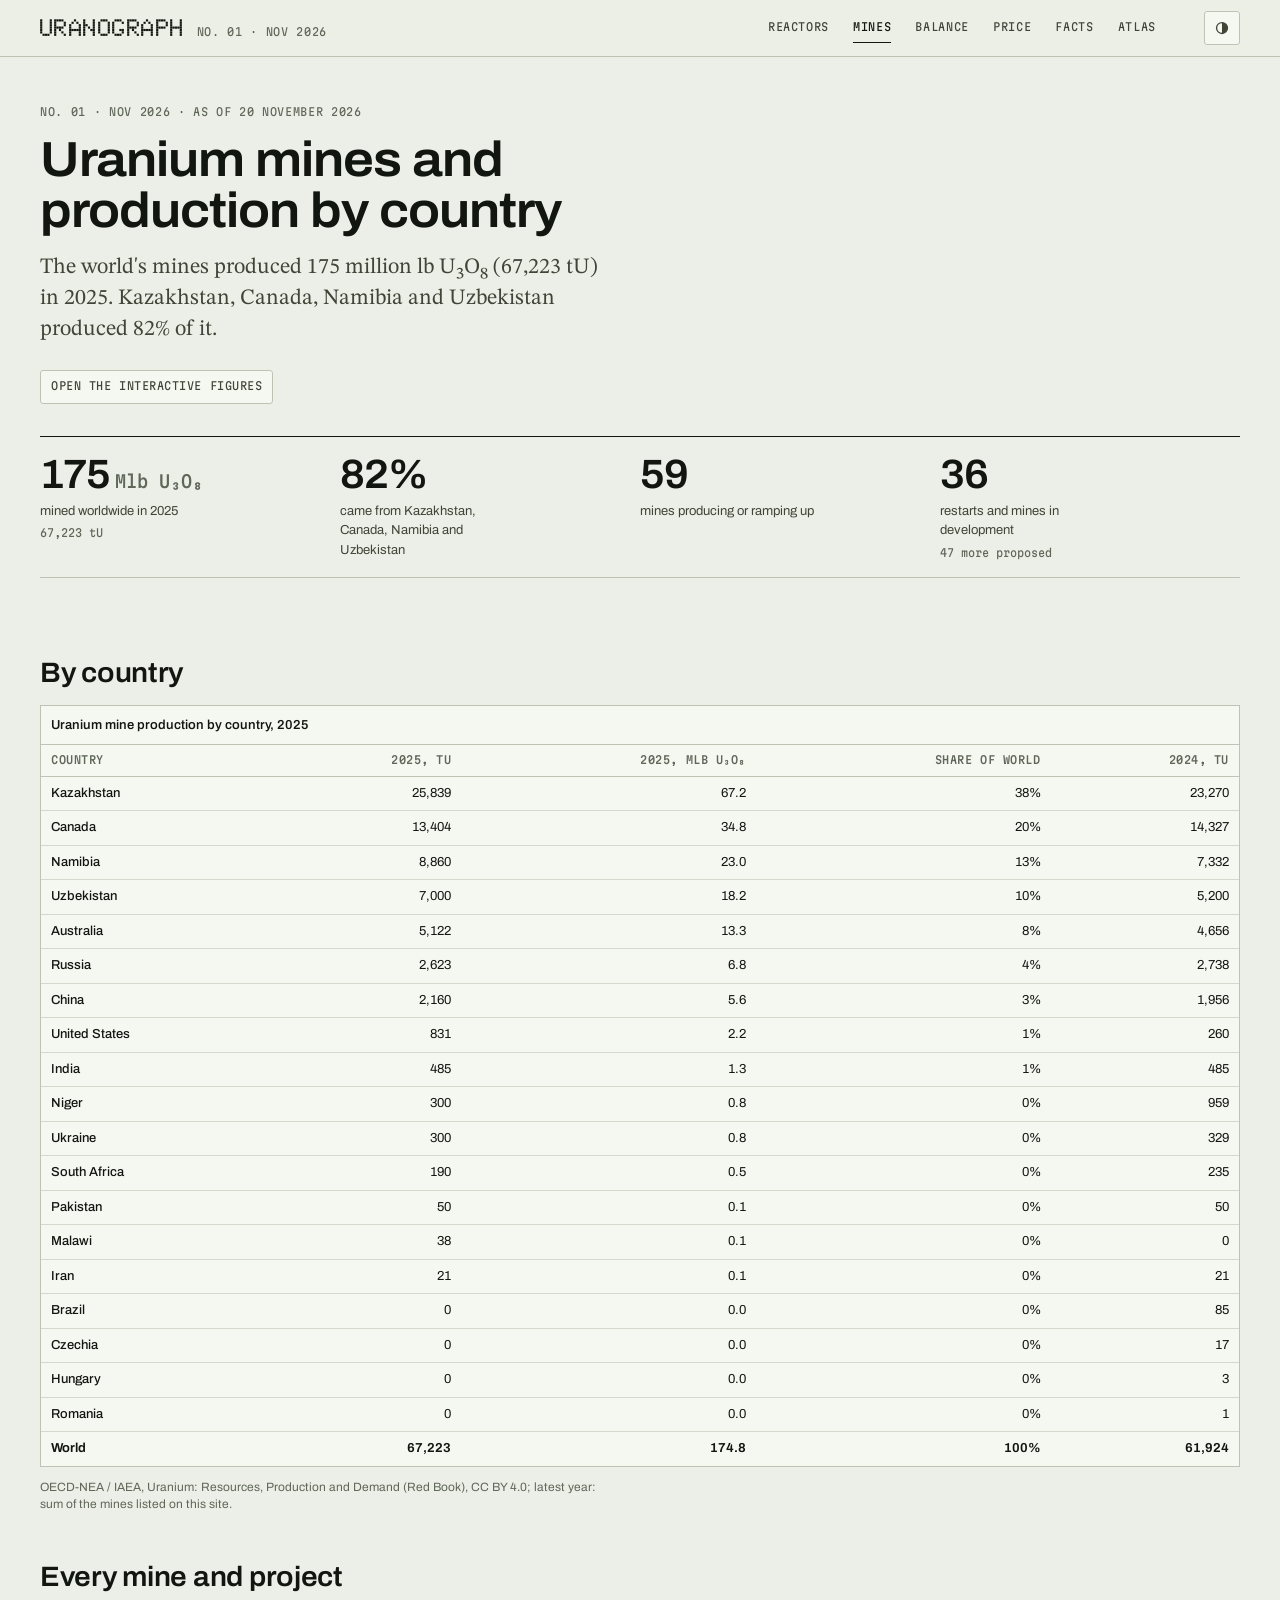
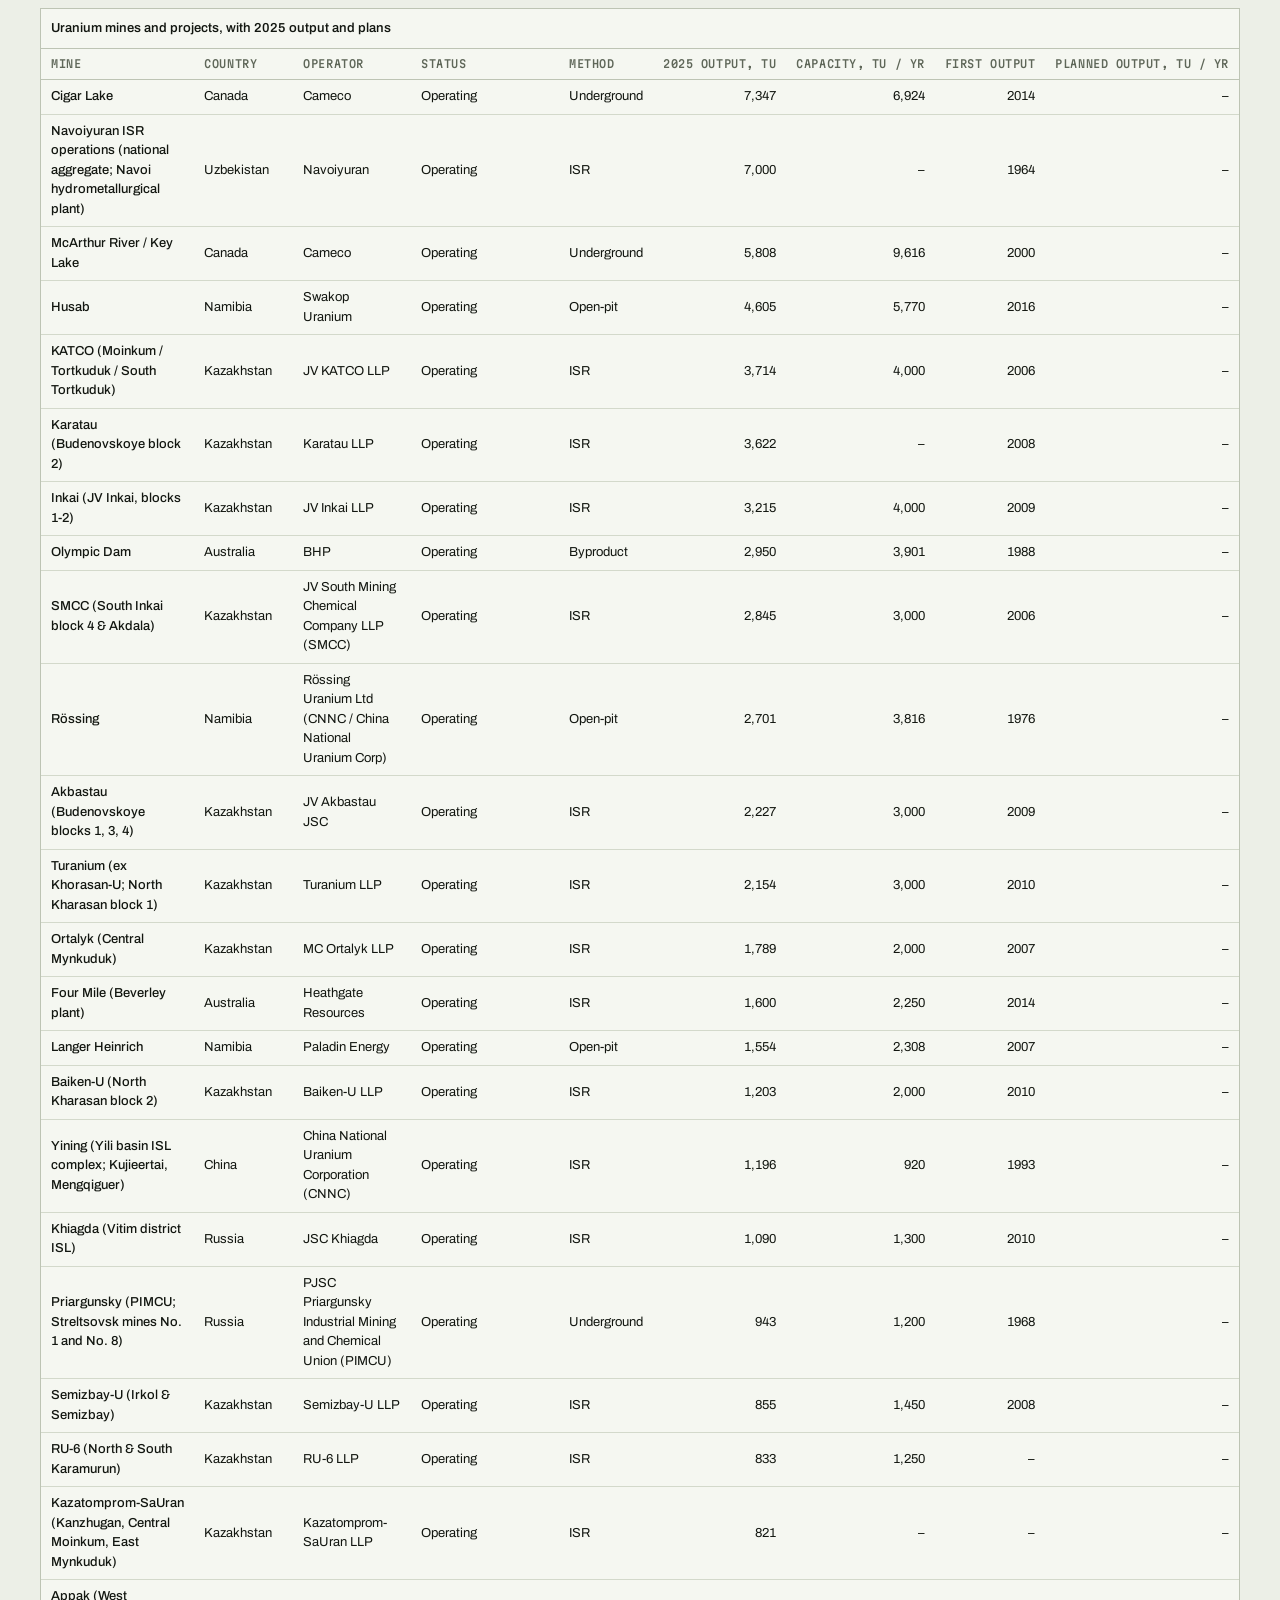
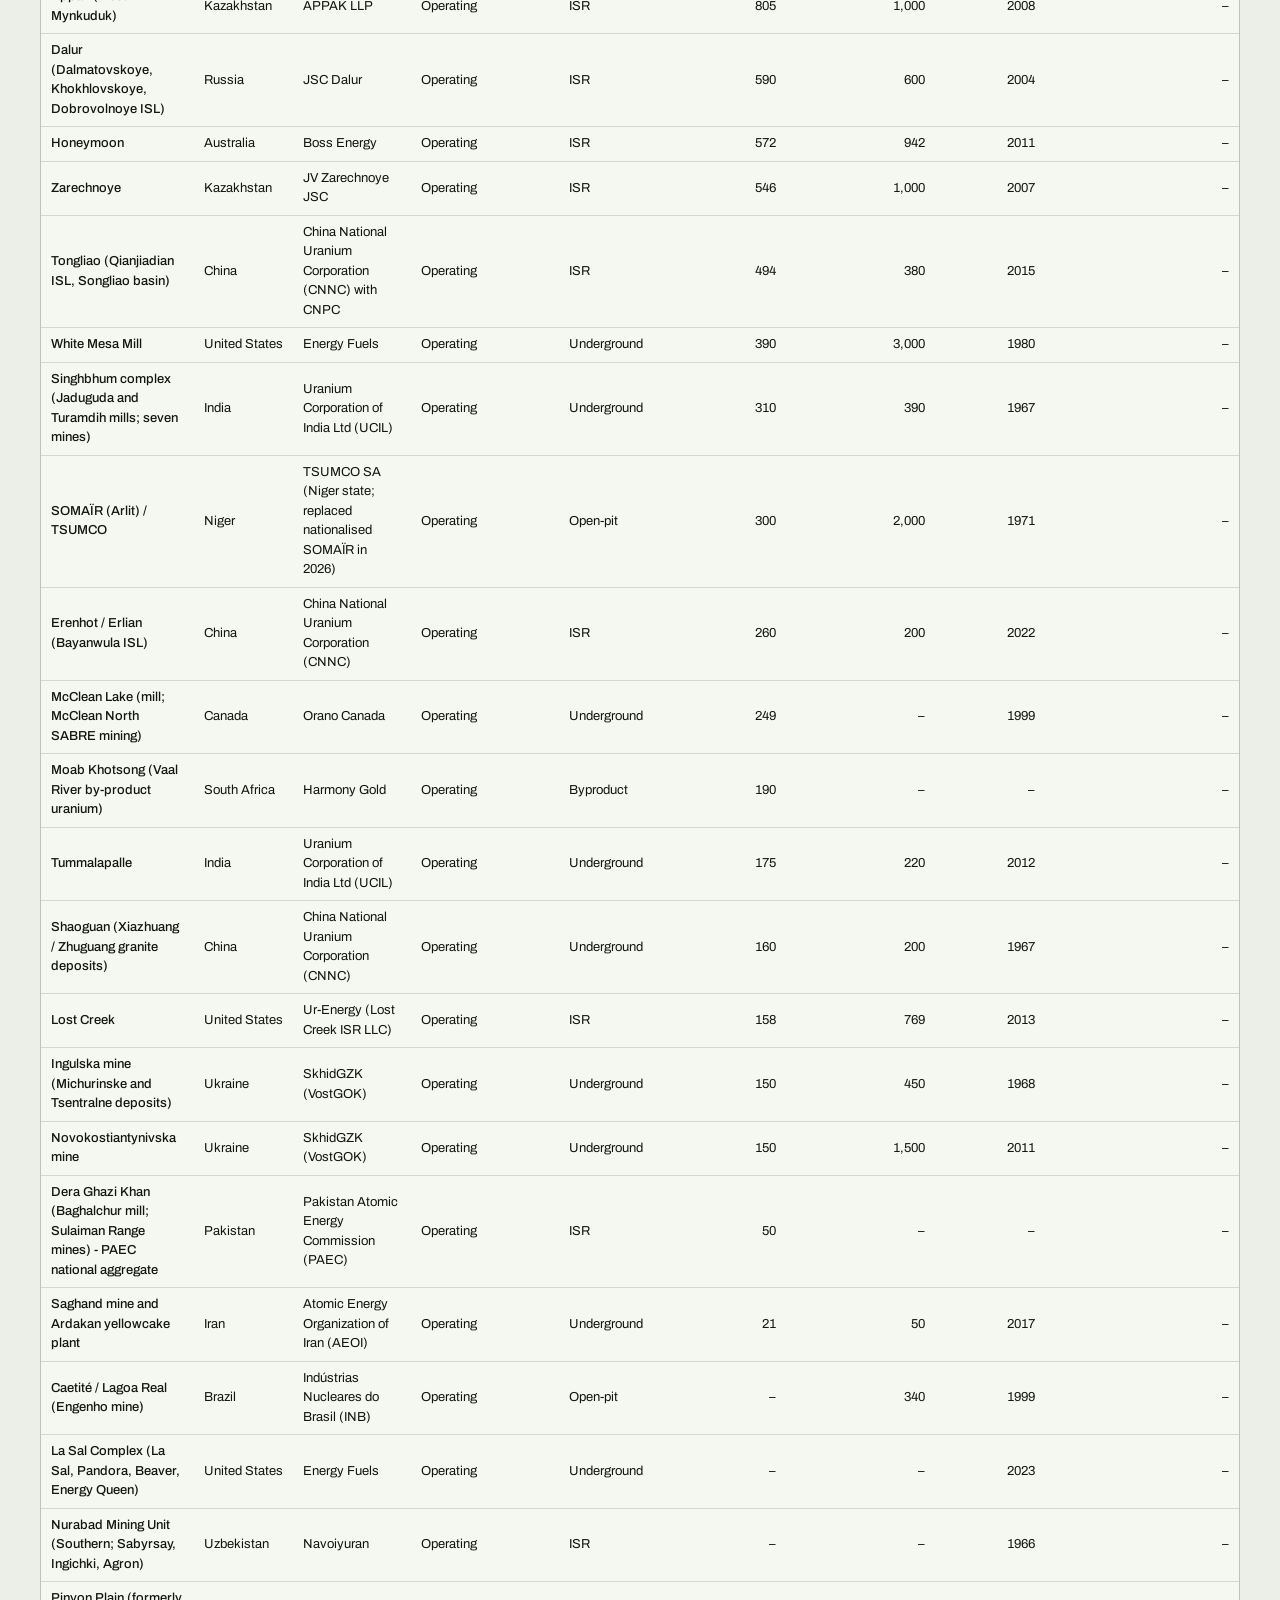
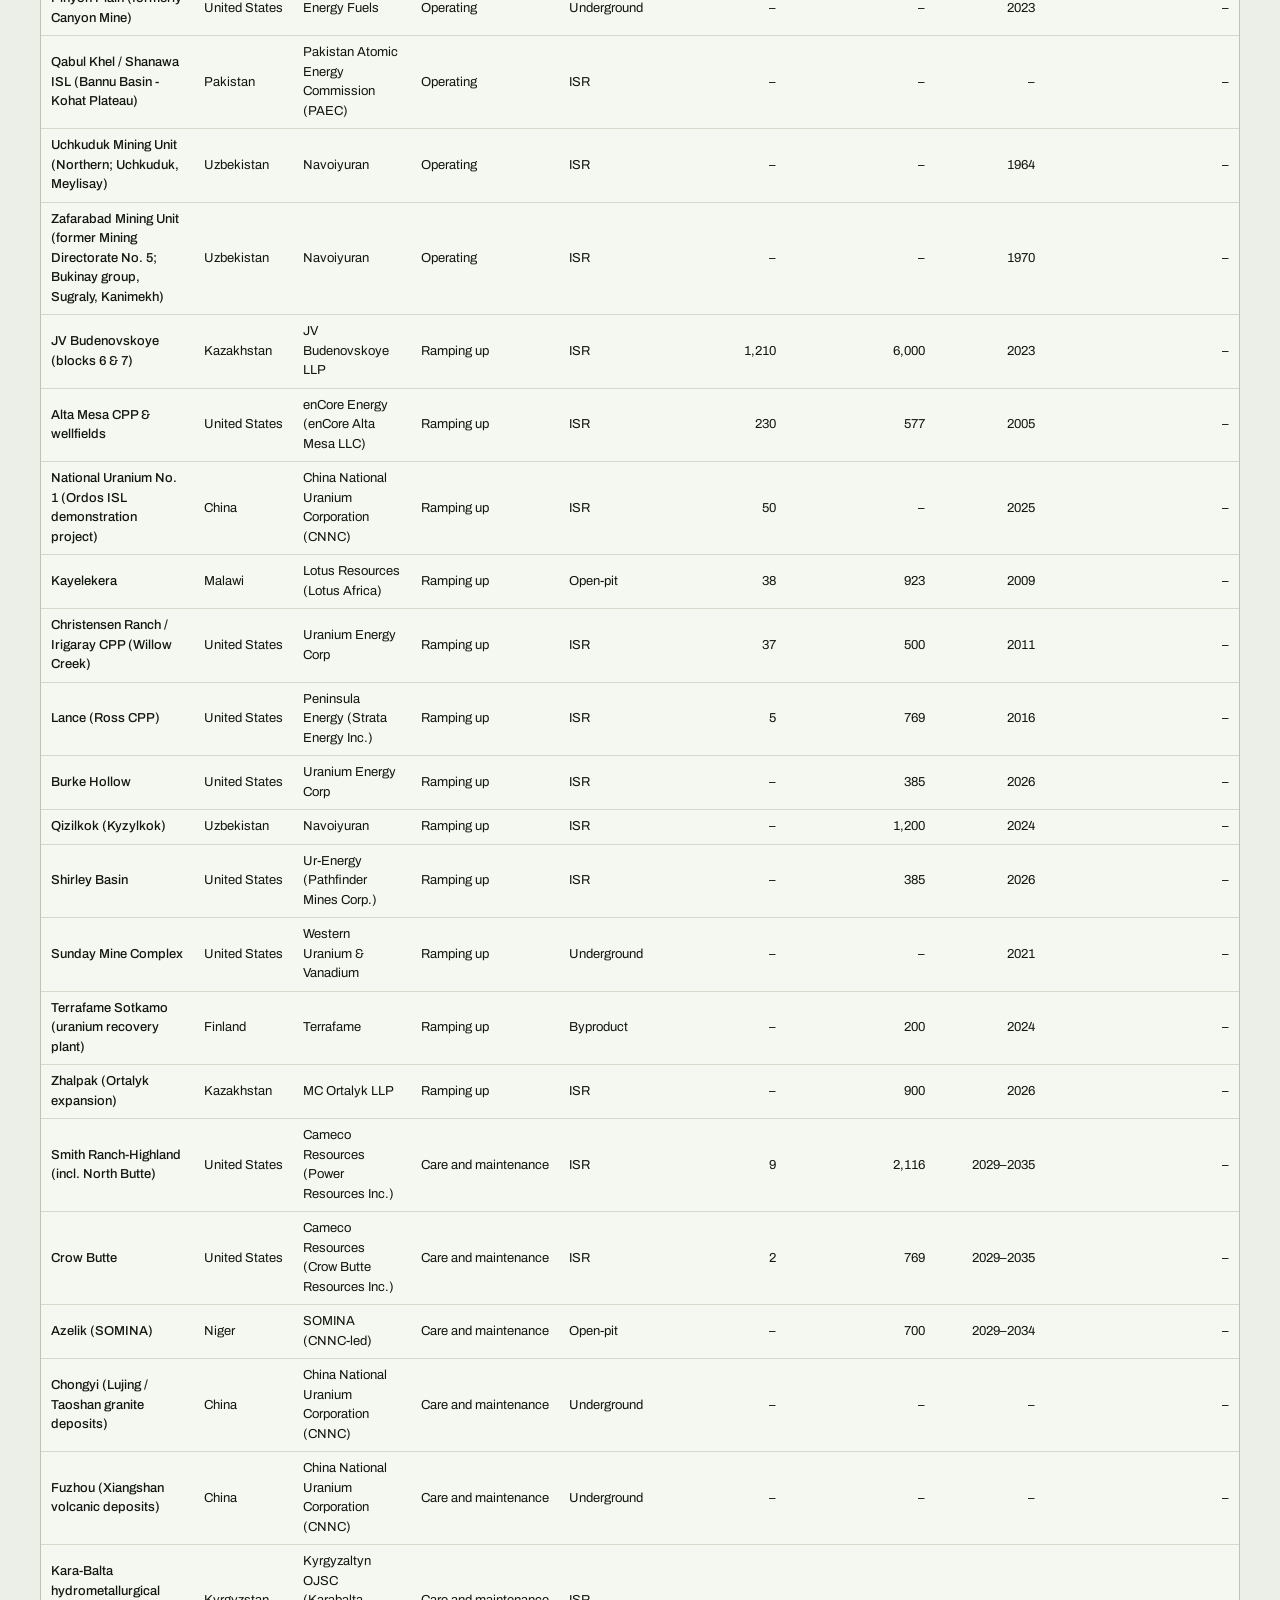
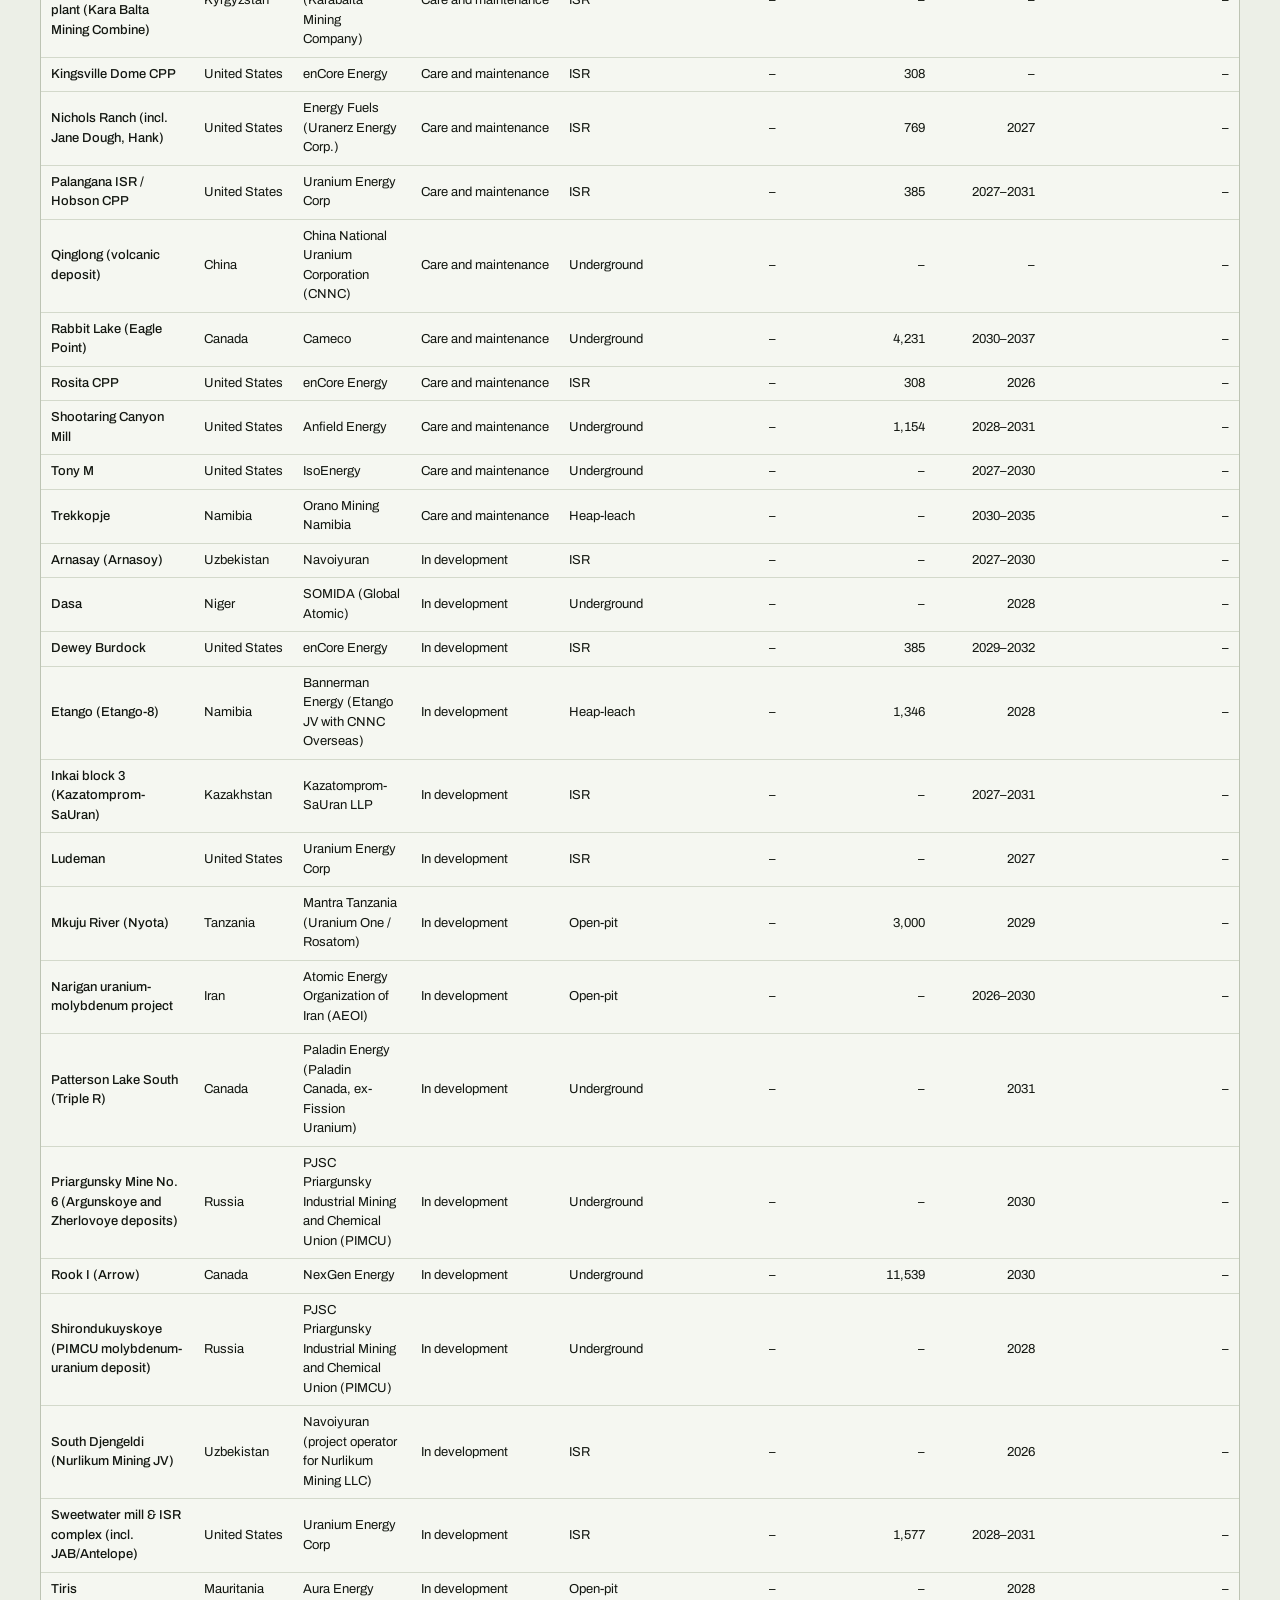
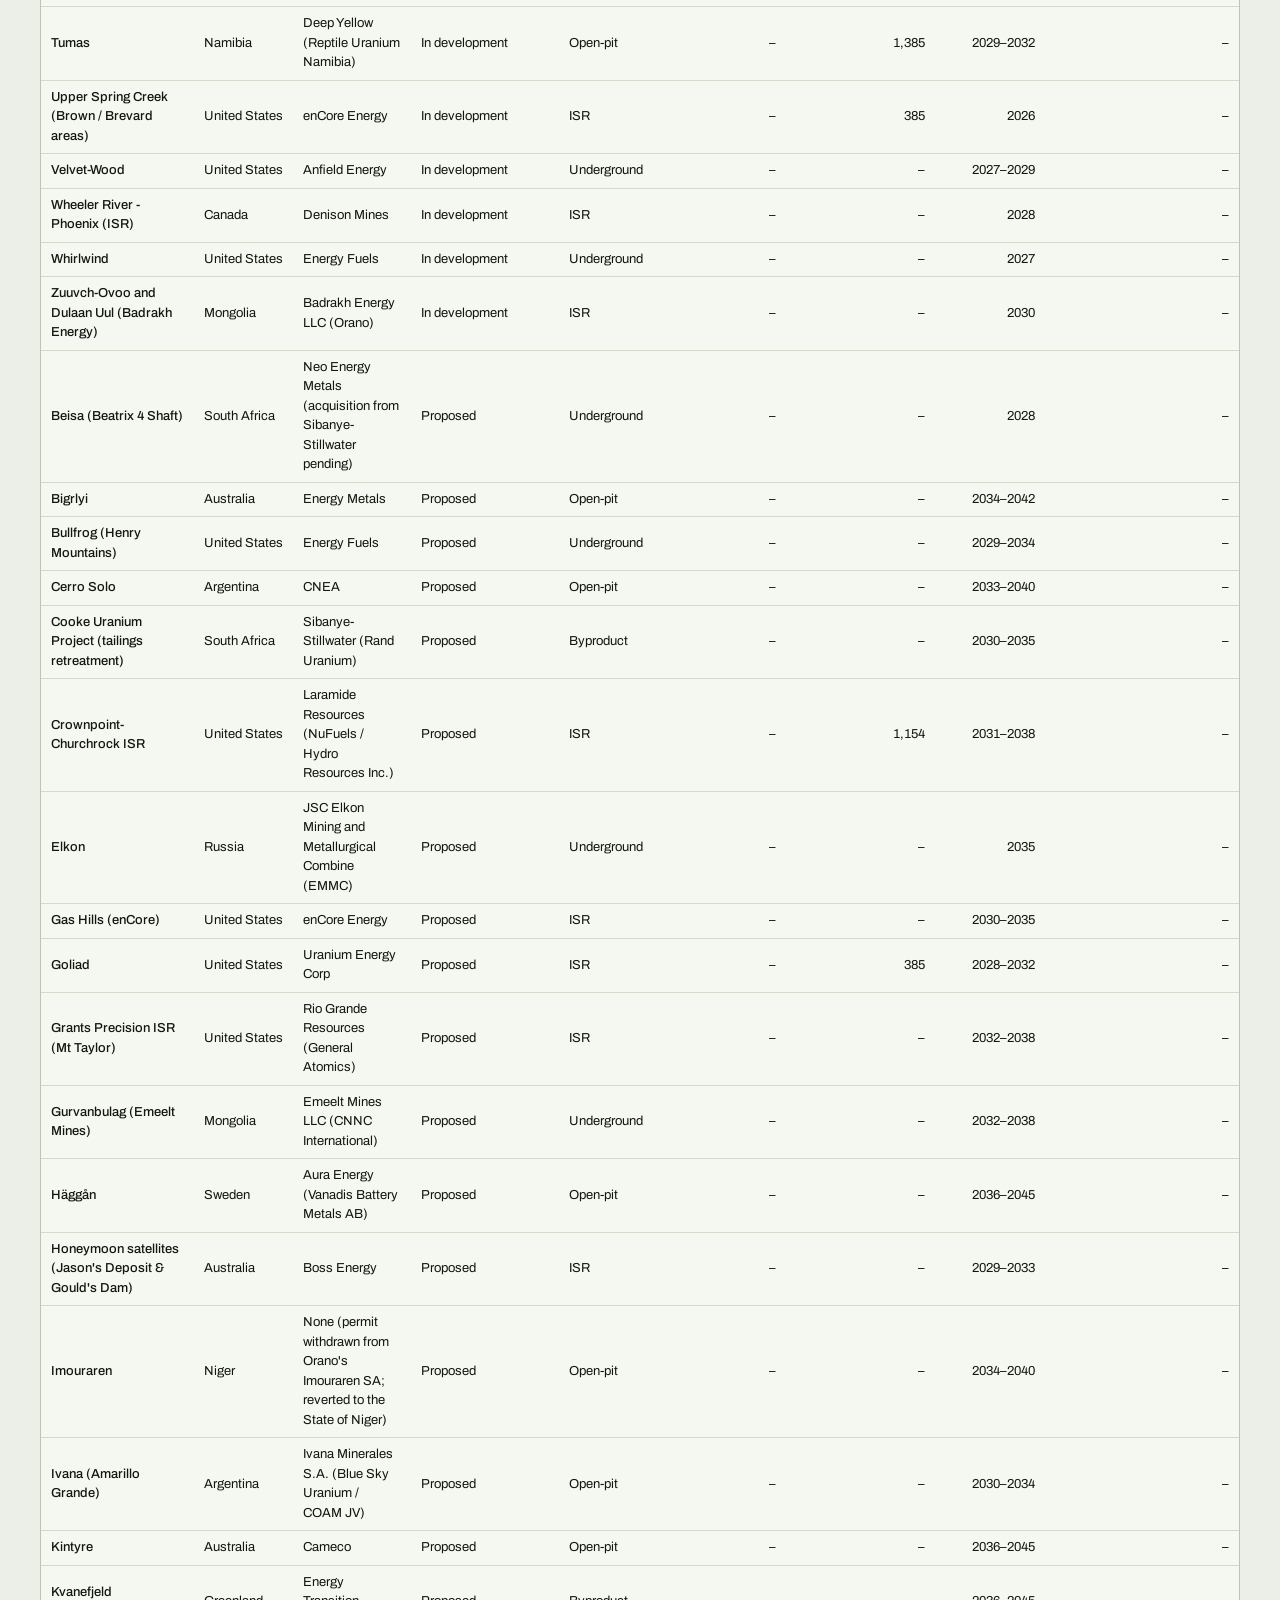
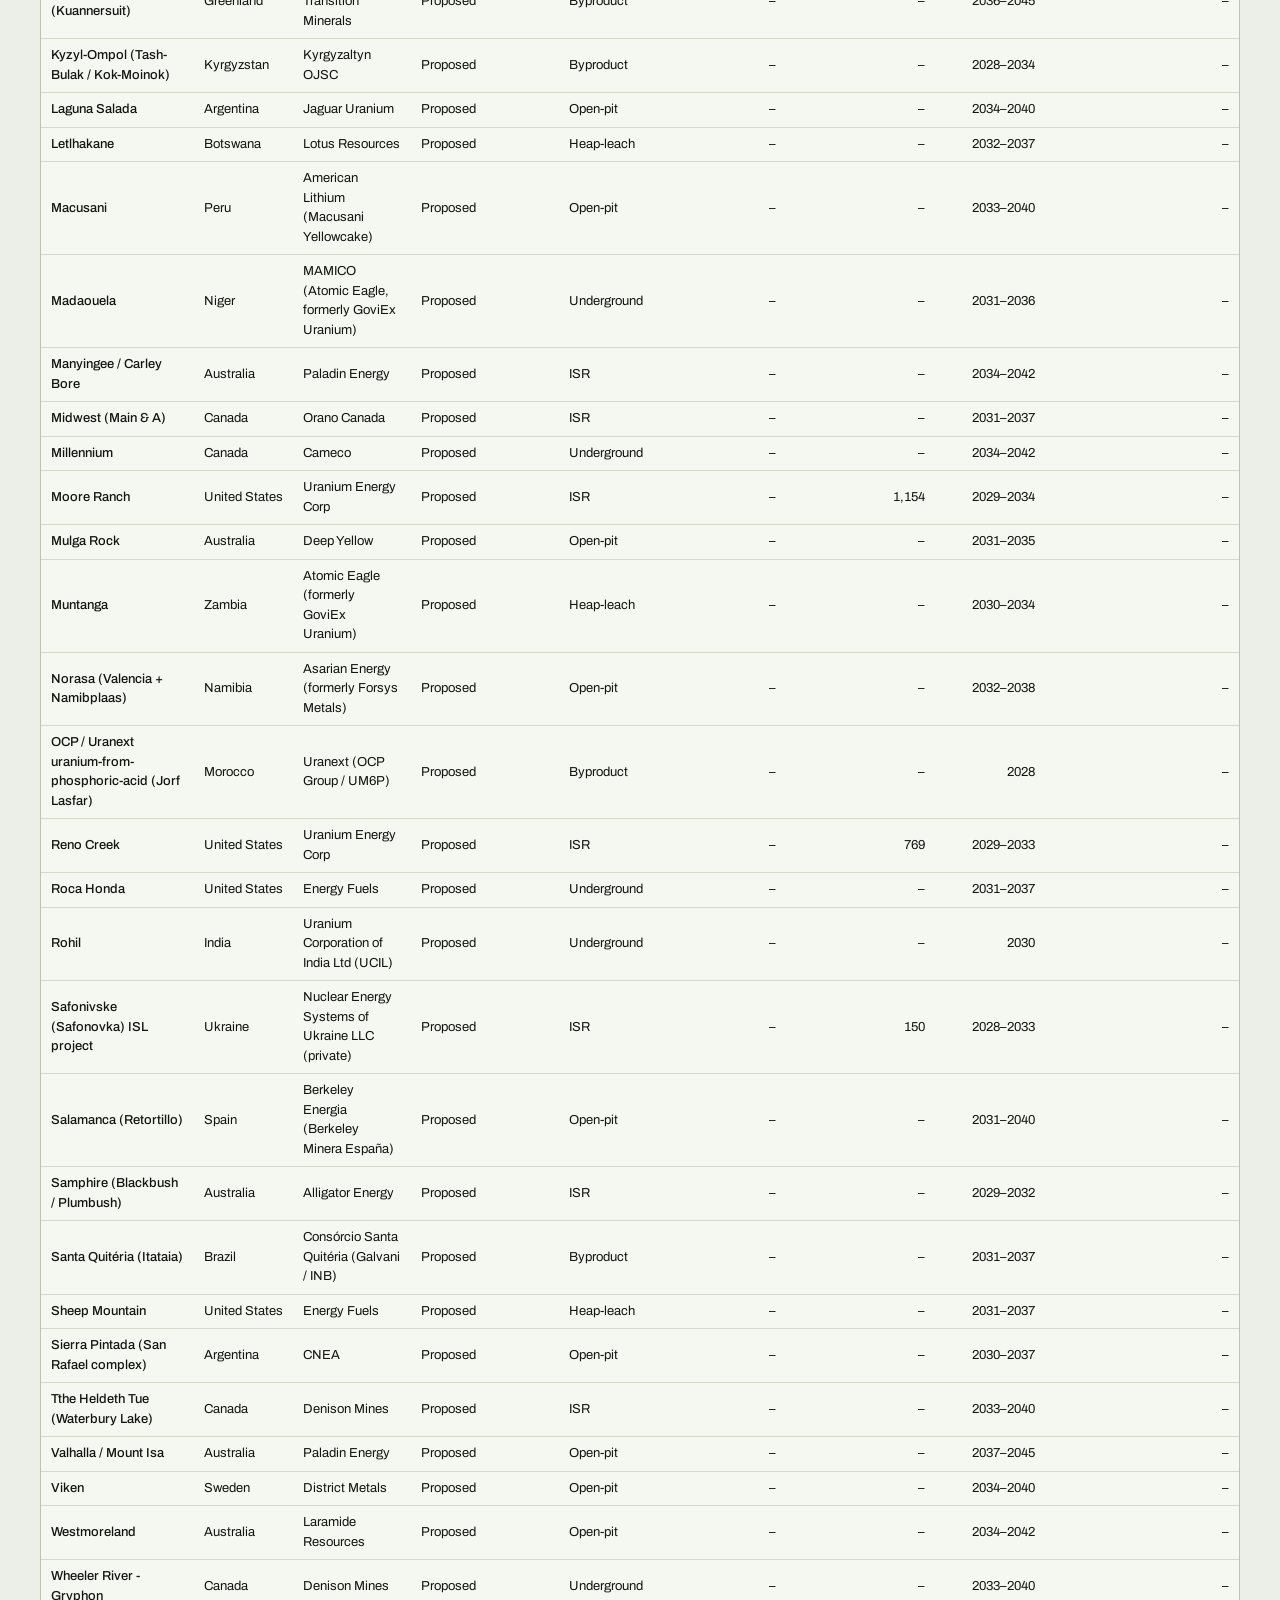
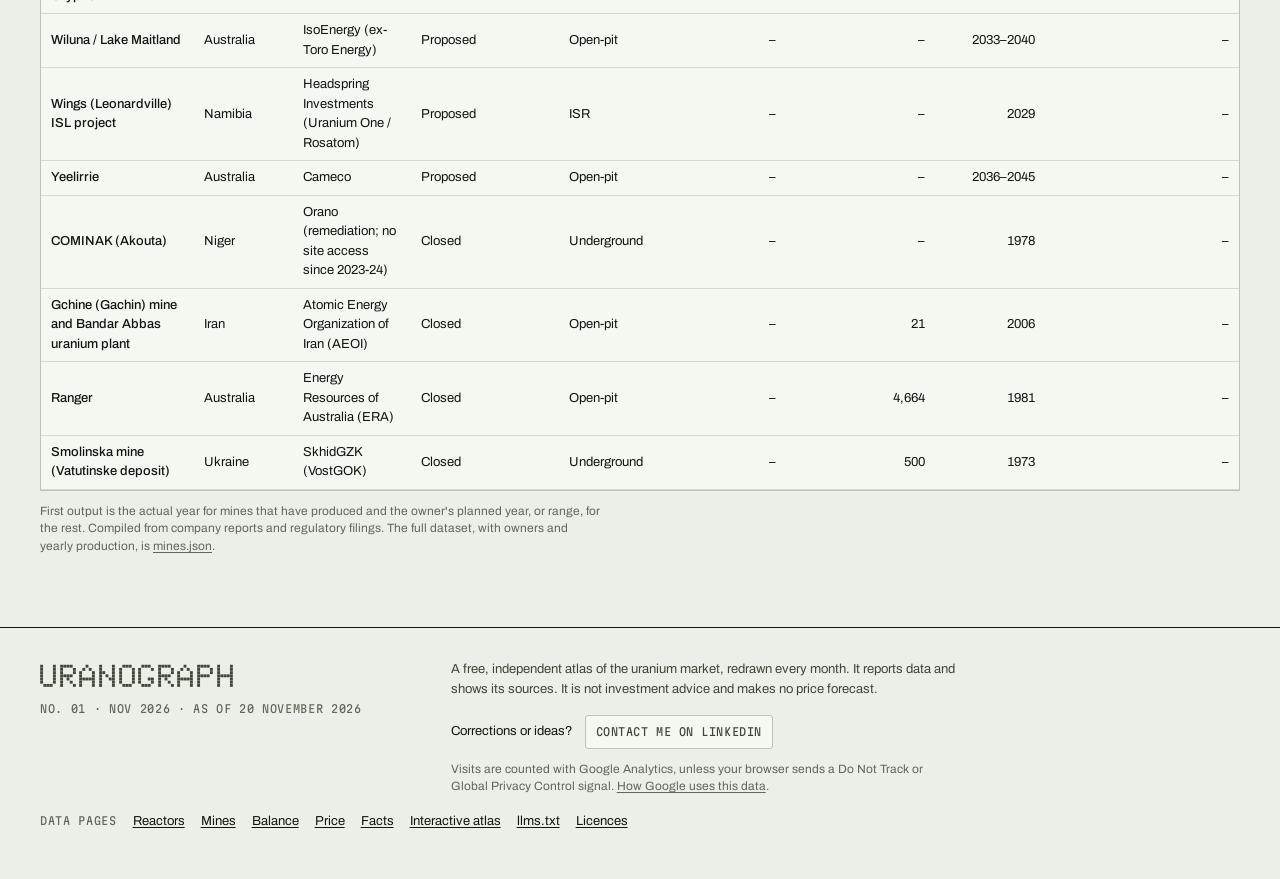
<file: mines/index.html>
<!doctype html>
<html lang="en">
<head>
<meta charset="utf-8">
<meta name="viewport" content="width=device-width, initial-scale=1, viewport-fit=cover">
<title>Uranium mines and production by country · Uranograph</title>
<meta name="description" content="World uranium mine production was 175 million lb U3O8 (67,223 tU) in 2025. Production by country and all 146 mines and projects, with status and output.">
<meta name="robots" content="index, follow, max-image-preview:large">
<link rel="canonical" href="https://uranograph.com/mines/">
<meta property="og:site_name" content="Uranograph">
<meta property="og:title" content="Uranium mines and production by country">
<meta property="og:description" content="World uranium mine production was 175 million lb U3O8 (67,223 tU) in 2025. Production by country and all 146 mines and projects, with status and output.">
<meta property="og:type" content="article">
<meta property="og:url" content="https://uranograph.com/mines/">
<meta property="og:image" content="https://uranograph.com/og.jpg">
<meta property="og:image:width" content="1200">
<meta property="og:image:height" content="630">
<meta name="twitter:card" content="summary_large_image">
<meta name="twitter:title" content="Uranium mines and production by country">
<meta name="twitter:description" content="World uranium mine production was 175 million lb U3O8 (67,223 tU) in 2025. Production by country and all 146 mines and projects, with status and output.">
<meta name="twitter:image" content="https://uranograph.com/og.jpg">
<meta name="theme-color" content="#0B0E0A">
<script type="application/ld+json">[{"@context":"https://schema.org","@type":"Dataset","name":"Uranium mines and production by country, November 2026","description":"World uranium mine production was 175 million lb U3O8 (67,223 tU) in 2025. Production by country and all 146 mines and projects, with status and output.","url":"https://uranograph.com/mines/","isAccessibleForFree":true,"dateModified":"2026-11-20","creator":{"@type":"Organization","name":"Uranograph","url":"https://uranograph.com/"},"license":"https://uranograph.com/DATA-LICENSES.md","keywords":["uranium mines","uranium production by country","largest uranium mines","uranium projects"],"distribution":[{"@type":"DataDownload","name":"mines","description":"Every uranium mine and project: owners, method, status, coordinates, production by year (tU), capacity, planned start, ramp and planned output.","encodingFormat":"application/json","contentUrl":"https://uranograph.com/data/mines.json"},{"@type":"DataDownload","name":"production by country","description":"Mine production by country and year, 2007 onward (tU). OECD-NEA/IAEA Red Book, CC BY 4.0, plus the latest year summed from listed mines.","encodingFormat":"application/json","contentUrl":"https://uranograph.com/data/production_by_country.json","license":"https://creativecommons.org/licenses/by/4.0/"}],"isPartOf":{"@type":"WebSite","name":"Uranograph","url":"https://uranograph.com/"}},{"@context":"https://schema.org","@type":"BreadcrumbList","itemListElement":[{"@type":"ListItem","position":1,"name":"Uranograph","item":"https://uranograph.com/"},{"@type":"ListItem","position":2,"name":"Uranium mines and production by country","item":"https://uranograph.com/mines/"}]}]</script>
<script>
(function () {
  var id = 'G-72NVJNHCDB', h = location.hostname;
  if (h !== 'uranograph.com' && h !== 'www.uranograph.com') return;
  if (navigator.globalPrivacyControl || navigator.doNotTrack === '1' || window.doNotTrack === '1') return;
  window.dataLayer = window.dataLayer || [];
  window.gtag = function () { window.dataLayer.push(arguments); };
  window.gtag('js', new Date());
  window.gtag('config', id);
  var s = document.createElement('script'); s.async = true; s.src = 'https://www.googletagmanager.com/gtag/js?id=' + id;
  document.head.appendChild(s);
})();
</script>
<link rel="icon" href="data:image/svg+xml,%3Csvg xmlns='http://www.w3.org/2000/svg' viewBox='0 0 32 32'%3E%3Crect width='32' height='32' rx='4' fill='%230B0E0A'/%3E%3Cpath d='M9 7v11a7 7 0 0 0 14 0V7' fill='none' stroke='%23FFC21A' stroke-width='3.5' stroke-linecap='square'/%3E%3C/svg%3E">
<link rel="preconnect" href="https://fonts.googleapis.com">
<link rel="preconnect" href="https://fonts.gstatic.com" crossorigin>
<link rel="stylesheet" href="https://fonts.googleapis.com/css2?family=Archivo:wdth,wght@62..125,100..900&family=Doto:wght@100..900&family=Martian+Mono:wdth,wght@75..112.5,100..800&family=STIX+Two+Text:ital,wght@0,400..700;1,400..700&display=swap">
<link rel="stylesheet" href="../css/app.css">
<script>(function(){try{var t=localStorage.getItem('u.theme');if(t==='light'||t==='dark')document.documentElement.setAttribute('data-theme',t)}catch(e){}})()</script>
</head>
<body>

<header class="mast">
  <div class="wrap mast__row">
    <a class="brand" href="../">
      <span class="brand__mark">Uranograph</span>
      <span class="brand__issue label">No. 01 · Nov 2026</span>
    </a>
    <nav class="nav" aria-label="Data pages">
      <a href="../reactors/">Reactors</a>
      <a href="../mines/" aria-current="page">Mines</a>
      <a href="../balance/">Balance</a>
      <a href="../price/">Price</a>
      <a href="../facts/">Facts</a>
      <a href="../">Atlas</a>
    </nav>
    <div class="mast__tools">
      <button class="btn" type="button" id="theme-toggle" aria-label="Switch between light and dark">
        <svg viewBox="0 0 16 16" aria-hidden="true"><circle cx="8" cy="8" r="6.25" fill="none" stroke="currentColor" stroke-width="1.5"/><path d="M8 1.75a6.25 6.25 0 0 1 0 12.5z" fill="currentColor"/></svg>
      </button>
    </div>
  </div>
</header>

<main>
<article class="wrap doc">
  <nav class="subnav" aria-label="Data pages">
      <a href="../reactors/">Reactors</a>
      <a href="../mines/" aria-current="page">Mines</a>
      <a href="../balance/">Balance</a>
      <a href="../price/">Price</a>
      <a href="../facts/">Facts</a>
      <a href="../">Atlas</a>
  </nav>
  <header class="doc__head">
    <p class="label">No. 01 · Nov 2026 · as of 20 November 2026</p>
    <h1>Uranium mines and production by country</h1>
    <p class="lede">The world's mines produced 175 million lb U₃O₈ (67,223 tU) in 2025. Kazakhstan, Canada, Namibia and Uzbekistan produced 82% of it.</p>
    <p class="doc__go"><a class="btn" href="../#mines">Open the interactive figures</a></p>
  </header>
  <div class="stats">
    <div class="stat"><div class="stat__v">175<small>Mlb U₃O₈</small></div><div class="stat__l">mined worldwide in 2025</div><div class="stat__d">67,223 tU</div></div>
    <div class="stat"><div class="stat__v">82%</div><div class="stat__l">came from Kazakhstan, Canada, Namibia and Uzbekistan</div></div>
    <div class="stat"><div class="stat__v">59</div><div class="stat__l">mines producing or ramping up</div></div>
    <div class="stat"><div class="stat__v">36</div><div class="stat__l">restarts and mines in development</div><div class="stat__d">47 more proposed</div></div>
  </div>
  <section class="doc__sec">
    <h2>By country</h2>
<div class="tablewrap" tabindex="0" role="region" aria-label="Uranium mine production by country, 2025">
<table class="data">
<caption>Uranium mine production by country, 2025</caption>
<thead><tr><th scope="col">Country</th><th scope="col">2025, tU</th><th scope="col">2025, Mlb U₃O₈</th><th scope="col">Share of world</th><th scope="col">2024, tU</th></tr></thead>
<tbody>
<tr><th scope="row">Kazakhstan</th><td>25,839</td><td>67.2</td><td>38%</td><td>23,270</td></tr>
<tr><th scope="row">Canada</th><td>13,404</td><td>34.8</td><td>20%</td><td>14,327</td></tr>
<tr><th scope="row">Namibia</th><td>8,860</td><td>23.0</td><td>13%</td><td>7,332</td></tr>
<tr><th scope="row">Uzbekistan</th><td>7,000</td><td>18.2</td><td>10%</td><td>5,200</td></tr>
<tr><th scope="row">Australia</th><td>5,122</td><td>13.3</td><td>8%</td><td>4,656</td></tr>
<tr><th scope="row">Russia</th><td>2,623</td><td>6.8</td><td>4%</td><td>2,738</td></tr>
<tr><th scope="row">China</th><td>2,160</td><td>5.6</td><td>3%</td><td>1,956</td></tr>
<tr><th scope="row">United States</th><td>831</td><td>2.2</td><td>1%</td><td>260</td></tr>
<tr><th scope="row">India</th><td>485</td><td>1.3</td><td>1%</td><td>485</td></tr>
<tr><th scope="row">Niger</th><td>300</td><td>0.8</td><td>0%</td><td>959</td></tr>
<tr><th scope="row">Ukraine</th><td>300</td><td>0.8</td><td>0%</td><td>329</td></tr>
<tr><th scope="row">South Africa</th><td>190</td><td>0.5</td><td>0%</td><td>235</td></tr>
<tr><th scope="row">Pakistan</th><td>50</td><td>0.1</td><td>0%</td><td>50</td></tr>
<tr><th scope="row">Malawi</th><td>38</td><td>0.1</td><td>0%</td><td>0</td></tr>
<tr><th scope="row">Iran</th><td>21</td><td>0.1</td><td>0%</td><td>21</td></tr>
<tr><th scope="row">Brazil</th><td>0</td><td>0.0</td><td>0%</td><td>85</td></tr>
<tr><th scope="row">Czechia</th><td>0</td><td>0.0</td><td>0%</td><td>17</td></tr>
<tr><th scope="row">Hungary</th><td>0</td><td>0.0</td><td>0%</td><td>3</td></tr>
<tr><th scope="row">Romania</th><td>0</td><td>0.0</td><td>0%</td><td>1</td></tr>
</tbody>
<tfoot><tr><th scope="row">World</th><td>67,223</td><td>174.8</td><td>100%</td><td>61,924</td></tr></tfoot>
</table>
</div>
    <p class="note">OECD-NEA / IAEA, Uranium: Resources, Production and Demand (Red Book), CC BY 4.0; latest year: sum of the mines listed on this site.</p>
  </section>
  <section class="doc__sec">
    <h2>Every mine and project</h2>
<div class="tablewrap" tabindex="0" role="region" aria-label="Uranium mines and projects, with 2025 output and plans">
<table class="data">
<caption>Uranium mines and projects, with 2025 output and plans</caption>
<thead><tr><th scope="col" class="w">Mine</th><th scope="col" class="l">Country</th><th scope="col" class="l w">Operator</th><th scope="col" class="l">Status</th><th scope="col" class="l">Method</th><th scope="col">2025 output, tU</th><th scope="col">Capacity, tU / yr</th><th scope="col">First output</th><th scope="col">Planned output, tU / yr</th></tr></thead>
<tbody>
<tr><th scope="row" class="w">Cigar Lake</th><td class="l">Canada</td><td class="l w">Cameco</td><td class="l">Operating</td><td class="l">Underground</td><td>7,347</td><td>6,924</td><td>2014</td><td>–</td></tr>
<tr><th scope="row" class="w">Navoiyuran ISR operations (national aggregate; Navoi hydrometallurgical plant)</th><td class="l">Uzbekistan</td><td class="l w">Navoiyuran</td><td class="l">Operating</td><td class="l">ISR</td><td>7,000</td><td>–</td><td>1964</td><td>–</td></tr>
<tr><th scope="row" class="w">McArthur River / Key Lake</th><td class="l">Canada</td><td class="l w">Cameco</td><td class="l">Operating</td><td class="l">Underground</td><td>5,808</td><td>9,616</td><td>2000</td><td>–</td></tr>
<tr><th scope="row" class="w">Husab</th><td class="l">Namibia</td><td class="l w">Swakop Uranium</td><td class="l">Operating</td><td class="l">Open-pit</td><td>4,605</td><td>5,770</td><td>2016</td><td>–</td></tr>
<tr><th scope="row" class="w">KATCO (Moinkum / Tortkuduk / South Tortkuduk)</th><td class="l">Kazakhstan</td><td class="l w">JV KATCO LLP</td><td class="l">Operating</td><td class="l">ISR</td><td>3,714</td><td>4,000</td><td>2006</td><td>–</td></tr>
<tr><th scope="row" class="w">Karatau (Budenovskoye block 2)</th><td class="l">Kazakhstan</td><td class="l w">Karatau LLP</td><td class="l">Operating</td><td class="l">ISR</td><td>3,622</td><td>–</td><td>2008</td><td>–</td></tr>
<tr><th scope="row" class="w">Inkai (JV Inkai, blocks 1-2)</th><td class="l">Kazakhstan</td><td class="l w">JV Inkai LLP</td><td class="l">Operating</td><td class="l">ISR</td><td>3,215</td><td>4,000</td><td>2009</td><td>–</td></tr>
<tr><th scope="row" class="w">Olympic Dam</th><td class="l">Australia</td><td class="l w">BHP</td><td class="l">Operating</td><td class="l">Byproduct</td><td>2,950</td><td>3,901</td><td>1988</td><td>–</td></tr>
<tr><th scope="row" class="w">SMCC (South Inkai block 4 &amp; Akdala)</th><td class="l">Kazakhstan</td><td class="l w">JV South Mining Chemical Company LLP (SMCC)</td><td class="l">Operating</td><td class="l">ISR</td><td>2,845</td><td>3,000</td><td>2006</td><td>–</td></tr>
<tr><th scope="row" class="w">Rössing</th><td class="l">Namibia</td><td class="l w">Rössing Uranium Ltd (CNNC / China National Uranium Corp)</td><td class="l">Operating</td><td class="l">Open-pit</td><td>2,701</td><td>3,816</td><td>1976</td><td>–</td></tr>
<tr><th scope="row" class="w">Akbastau (Budenovskoye blocks 1, 3, 4)</th><td class="l">Kazakhstan</td><td class="l w">JV Akbastau JSC</td><td class="l">Operating</td><td class="l">ISR</td><td>2,227</td><td>3,000</td><td>2009</td><td>–</td></tr>
<tr><th scope="row" class="w">Turanium (ex Khorasan-U; North Kharasan block 1)</th><td class="l">Kazakhstan</td><td class="l w">Turanium LLP</td><td class="l">Operating</td><td class="l">ISR</td><td>2,154</td><td>3,000</td><td>2010</td><td>–</td></tr>
<tr><th scope="row" class="w">Ortalyk (Central Mynkuduk)</th><td class="l">Kazakhstan</td><td class="l w">MC Ortalyk LLP</td><td class="l">Operating</td><td class="l">ISR</td><td>1,789</td><td>2,000</td><td>2007</td><td>–</td></tr>
<tr><th scope="row" class="w">Four Mile (Beverley plant)</th><td class="l">Australia</td><td class="l w">Heathgate Resources</td><td class="l">Operating</td><td class="l">ISR</td><td>1,600</td><td>2,250</td><td>2014</td><td>–</td></tr>
<tr><th scope="row" class="w">Langer Heinrich</th><td class="l">Namibia</td><td class="l w">Paladin Energy</td><td class="l">Operating</td><td class="l">Open-pit</td><td>1,554</td><td>2,308</td><td>2007</td><td>–</td></tr>
<tr><th scope="row" class="w">Baiken-U (North Kharasan block 2)</th><td class="l">Kazakhstan</td><td class="l w">Baiken-U LLP</td><td class="l">Operating</td><td class="l">ISR</td><td>1,203</td><td>2,000</td><td>2010</td><td>–</td></tr>
<tr><th scope="row" class="w">Yining (Yili basin ISL complex; Kujieertai, Mengqiguer)</th><td class="l">China</td><td class="l w">China National Uranium Corporation (CNNC)</td><td class="l">Operating</td><td class="l">ISR</td><td>1,196</td><td>920</td><td>1993</td><td>–</td></tr>
<tr><th scope="row" class="w">Khiagda (Vitim district ISL)</th><td class="l">Russia</td><td class="l w">JSC Khiagda</td><td class="l">Operating</td><td class="l">ISR</td><td>1,090</td><td>1,300</td><td>2010</td><td>–</td></tr>
<tr><th scope="row" class="w">Priargunsky (PIMCU; Streltsovsk mines No. 1 and No. 8)</th><td class="l">Russia</td><td class="l w">PJSC Priargunsky Industrial Mining and Chemical Union (PIMCU)</td><td class="l">Operating</td><td class="l">Underground</td><td>943</td><td>1,200</td><td>1968</td><td>–</td></tr>
<tr><th scope="row" class="w">Semizbay-U (Irkol &amp; Semizbay)</th><td class="l">Kazakhstan</td><td class="l w">Semizbay-U LLP</td><td class="l">Operating</td><td class="l">ISR</td><td>855</td><td>1,450</td><td>2008</td><td>–</td></tr>
<tr><th scope="row" class="w">RU-6 (North &amp; South Karamurun)</th><td class="l">Kazakhstan</td><td class="l w">RU-6 LLP</td><td class="l">Operating</td><td class="l">ISR</td><td>833</td><td>1,250</td><td>–</td><td>–</td></tr>
<tr><th scope="row" class="w">Kazatomprom-SaUran (Kanzhugan, Central Moinkum, East Mynkuduk)</th><td class="l">Kazakhstan</td><td class="l w">Kazatomprom-SaUran LLP</td><td class="l">Operating</td><td class="l">ISR</td><td>821</td><td>–</td><td>–</td><td>–</td></tr>
<tr><th scope="row" class="w">Appak (West Mynkuduk)</th><td class="l">Kazakhstan</td><td class="l w">APPAK LLP</td><td class="l">Operating</td><td class="l">ISR</td><td>805</td><td>1,000</td><td>2008</td><td>–</td></tr>
<tr><th scope="row" class="w">Dalur (Dalmatovskoye, Khokhlovskoye, Dobrovolnoye ISL)</th><td class="l">Russia</td><td class="l w">JSC Dalur</td><td class="l">Operating</td><td class="l">ISR</td><td>590</td><td>600</td><td>2004</td><td>–</td></tr>
<tr><th scope="row" class="w">Honeymoon</th><td class="l">Australia</td><td class="l w">Boss Energy</td><td class="l">Operating</td><td class="l">ISR</td><td>572</td><td>942</td><td>2011</td><td>–</td></tr>
<tr><th scope="row" class="w">Zarechnoye</th><td class="l">Kazakhstan</td><td class="l w">JV Zarechnoye JSC</td><td class="l">Operating</td><td class="l">ISR</td><td>546</td><td>1,000</td><td>2007</td><td>–</td></tr>
<tr><th scope="row" class="w">Tongliao (Qianjiadian ISL, Songliao basin)</th><td class="l">China</td><td class="l w">China National Uranium Corporation (CNNC) with CNPC</td><td class="l">Operating</td><td class="l">ISR</td><td>494</td><td>380</td><td>2015</td><td>–</td></tr>
<tr><th scope="row" class="w">White Mesa Mill</th><td class="l">United States</td><td class="l w">Energy Fuels</td><td class="l">Operating</td><td class="l">Underground</td><td>390</td><td>3,000</td><td>1980</td><td>–</td></tr>
<tr><th scope="row" class="w">Singhbhum complex (Jaduguda and Turamdih mills; seven mines)</th><td class="l">India</td><td class="l w">Uranium Corporation of India Ltd (UCIL)</td><td class="l">Operating</td><td class="l">Underground</td><td>310</td><td>390</td><td>1967</td><td>–</td></tr>
<tr><th scope="row" class="w">SOMAÏR (Arlit) / TSUMCO</th><td class="l">Niger</td><td class="l w">TSUMCO SA (Niger state; replaced nationalised SOMAÏR in 2026)</td><td class="l">Operating</td><td class="l">Open-pit</td><td>300</td><td>2,000</td><td>1971</td><td>–</td></tr>
<tr><th scope="row" class="w">Erenhot / Erlian (Bayanwula ISL)</th><td class="l">China</td><td class="l w">China National Uranium Corporation (CNNC)</td><td class="l">Operating</td><td class="l">ISR</td><td>260</td><td>200</td><td>2022</td><td>–</td></tr>
<tr><th scope="row" class="w">McClean Lake (mill; McClean North SABRE mining)</th><td class="l">Canada</td><td class="l w">Orano Canada</td><td class="l">Operating</td><td class="l">Underground</td><td>249</td><td>–</td><td>1999</td><td>–</td></tr>
<tr><th scope="row" class="w">Moab Khotsong (Vaal River by-product uranium)</th><td class="l">South Africa</td><td class="l w">Harmony Gold</td><td class="l">Operating</td><td class="l">Byproduct</td><td>190</td><td>–</td><td>–</td><td>–</td></tr>
<tr><th scope="row" class="w">Tummalapalle</th><td class="l">India</td><td class="l w">Uranium Corporation of India Ltd (UCIL)</td><td class="l">Operating</td><td class="l">Underground</td><td>175</td><td>220</td><td>2012</td><td>–</td></tr>
<tr><th scope="row" class="w">Shaoguan (Xiazhuang / Zhuguang granite deposits)</th><td class="l">China</td><td class="l w">China National Uranium Corporation (CNNC)</td><td class="l">Operating</td><td class="l">Underground</td><td>160</td><td>200</td><td>1967</td><td>–</td></tr>
<tr><th scope="row" class="w">Lost Creek</th><td class="l">United States</td><td class="l w">Ur-Energy (Lost Creek ISR LLC)</td><td class="l">Operating</td><td class="l">ISR</td><td>158</td><td>769</td><td>2013</td><td>–</td></tr>
<tr><th scope="row" class="w">Ingulska mine (Michurinske and Tsentralne deposits)</th><td class="l">Ukraine</td><td class="l w">SkhidGZK (VostGOK)</td><td class="l">Operating</td><td class="l">Underground</td><td>150</td><td>450</td><td>1968</td><td>–</td></tr>
<tr><th scope="row" class="w">Novokostiantynivska mine</th><td class="l">Ukraine</td><td class="l w">SkhidGZK (VostGOK)</td><td class="l">Operating</td><td class="l">Underground</td><td>150</td><td>1,500</td><td>2011</td><td>–</td></tr>
<tr><th scope="row" class="w">Dera Ghazi Khan (Baghalchur mill; Sulaiman Range mines) - PAEC national aggregate</th><td class="l">Pakistan</td><td class="l w">Pakistan Atomic Energy Commission (PAEC)</td><td class="l">Operating</td><td class="l">ISR</td><td>50</td><td>–</td><td>–</td><td>–</td></tr>
<tr><th scope="row" class="w">Saghand mine and Ardakan yellowcake plant</th><td class="l">Iran</td><td class="l w">Atomic Energy Organization of Iran (AEOI)</td><td class="l">Operating</td><td class="l">Underground</td><td>21</td><td>50</td><td>2017</td><td>–</td></tr>
<tr><th scope="row" class="w">Caetité / Lagoa Real (Engenho mine)</th><td class="l">Brazil</td><td class="l w">Indústrias Nucleares do Brasil (INB)</td><td class="l">Operating</td><td class="l">Open-pit</td><td>–</td><td>340</td><td>1999</td><td>–</td></tr>
<tr><th scope="row" class="w">La Sal Complex (La Sal, Pandora, Beaver, Energy Queen)</th><td class="l">United States</td><td class="l w">Energy Fuels</td><td class="l">Operating</td><td class="l">Underground</td><td>–</td><td>–</td><td>2023</td><td>–</td></tr>
<tr><th scope="row" class="w">Nurabad Mining Unit (Southern; Sabyrsay, Ingichki, Agron)</th><td class="l">Uzbekistan</td><td class="l w">Navoiyuran</td><td class="l">Operating</td><td class="l">ISR</td><td>–</td><td>–</td><td>1966</td><td>–</td></tr>
<tr><th scope="row" class="w">Pinyon Plain (formerly Canyon Mine)</th><td class="l">United States</td><td class="l w">Energy Fuels</td><td class="l">Operating</td><td class="l">Underground</td><td>–</td><td>–</td><td>2023</td><td>–</td></tr>
<tr><th scope="row" class="w">Qabul Khel / Shanawa ISL (Bannu Basin - Kohat Plateau)</th><td class="l">Pakistan</td><td class="l w">Pakistan Atomic Energy Commission (PAEC)</td><td class="l">Operating</td><td class="l">ISR</td><td>–</td><td>–</td><td>–</td><td>–</td></tr>
<tr><th scope="row" class="w">Uchkuduk Mining Unit (Northern; Uchkuduk, Meylisay)</th><td class="l">Uzbekistan</td><td class="l w">Navoiyuran</td><td class="l">Operating</td><td class="l">ISR</td><td>–</td><td>–</td><td>1964</td><td>–</td></tr>
<tr><th scope="row" class="w">Zafarabad Mining Unit (former Mining Directorate No. 5; Bukinay group, Sugraly, Kanimekh)</th><td class="l">Uzbekistan</td><td class="l w">Navoiyuran</td><td class="l">Operating</td><td class="l">ISR</td><td>–</td><td>–</td><td>1970</td><td>–</td></tr>
<tr><th scope="row" class="w">JV Budenovskoye (blocks 6 &amp; 7)</th><td class="l">Kazakhstan</td><td class="l w">JV Budenovskoye LLP</td><td class="l">Ramping up</td><td class="l">ISR</td><td>1,210</td><td>6,000</td><td>2023</td><td>–</td></tr>
<tr><th scope="row" class="w">Alta Mesa CPP &amp; wellfields</th><td class="l">United States</td><td class="l w">enCore Energy (enCore Alta Mesa LLC)</td><td class="l">Ramping up</td><td class="l">ISR</td><td>230</td><td>577</td><td>2005</td><td>–</td></tr>
<tr><th scope="row" class="w">National Uranium No. 1 (Ordos ISL demonstration project)</th><td class="l">China</td><td class="l w">China National Uranium Corporation (CNNC)</td><td class="l">Ramping up</td><td class="l">ISR</td><td>50</td><td>–</td><td>2025</td><td>–</td></tr>
<tr><th scope="row" class="w">Kayelekera</th><td class="l">Malawi</td><td class="l w">Lotus Resources (Lotus Africa)</td><td class="l">Ramping up</td><td class="l">Open-pit</td><td>38</td><td>923</td><td>2009</td><td>–</td></tr>
<tr><th scope="row" class="w">Christensen Ranch / Irigaray CPP (Willow Creek)</th><td class="l">United States</td><td class="l w">Uranium Energy Corp</td><td class="l">Ramping up</td><td class="l">ISR</td><td>37</td><td>500</td><td>2011</td><td>–</td></tr>
<tr><th scope="row" class="w">Lance (Ross CPP)</th><td class="l">United States</td><td class="l w">Peninsula Energy (Strata Energy Inc.)</td><td class="l">Ramping up</td><td class="l">ISR</td><td>5</td><td>769</td><td>2016</td><td>–</td></tr>
<tr><th scope="row" class="w">Burke Hollow</th><td class="l">United States</td><td class="l w">Uranium Energy Corp</td><td class="l">Ramping up</td><td class="l">ISR</td><td>–</td><td>385</td><td>2026</td><td>–</td></tr>
<tr><th scope="row" class="w">Qizilkok (Kyzylkok)</th><td class="l">Uzbekistan</td><td class="l w">Navoiyuran</td><td class="l">Ramping up</td><td class="l">ISR</td><td>–</td><td>1,200</td><td>2024</td><td>–</td></tr>
<tr><th scope="row" class="w">Shirley Basin</th><td class="l">United States</td><td class="l w">Ur-Energy (Pathfinder Mines Corp.)</td><td class="l">Ramping up</td><td class="l">ISR</td><td>–</td><td>385</td><td>2026</td><td>–</td></tr>
<tr><th scope="row" class="w">Sunday Mine Complex</th><td class="l">United States</td><td class="l w">Western Uranium &amp; Vanadium</td><td class="l">Ramping up</td><td class="l">Underground</td><td>–</td><td>–</td><td>2021</td><td>–</td></tr>
<tr><th scope="row" class="w">Terrafame Sotkamo (uranium recovery plant)</th><td class="l">Finland</td><td class="l w">Terrafame</td><td class="l">Ramping up</td><td class="l">Byproduct</td><td>–</td><td>200</td><td>2024</td><td>–</td></tr>
<tr><th scope="row" class="w">Zhalpak (Ortalyk expansion)</th><td class="l">Kazakhstan</td><td class="l w">MC Ortalyk LLP</td><td class="l">Ramping up</td><td class="l">ISR</td><td>–</td><td>900</td><td>2026</td><td>–</td></tr>
<tr><th scope="row" class="w">Smith Ranch-Highland (incl. North Butte)</th><td class="l">United States</td><td class="l w">Cameco Resources (Power Resources Inc.)</td><td class="l">Care and maintenance</td><td class="l">ISR</td><td>9</td><td>2,116</td><td>2029–2035</td><td>–</td></tr>
<tr><th scope="row" class="w">Crow Butte</th><td class="l">United States</td><td class="l w">Cameco Resources (Crow Butte Resources Inc.)</td><td class="l">Care and maintenance</td><td class="l">ISR</td><td>2</td><td>769</td><td>2029–2035</td><td>–</td></tr>
<tr><th scope="row" class="w">Azelik (SOMINA)</th><td class="l">Niger</td><td class="l w">SOMINA (CNNC-led)</td><td class="l">Care and maintenance</td><td class="l">Open-pit</td><td>–</td><td>700</td><td>2029–2034</td><td>–</td></tr>
<tr><th scope="row" class="w">Chongyi (Lujing / Taoshan granite deposits)</th><td class="l">China</td><td class="l w">China National Uranium Corporation (CNNC)</td><td class="l">Care and maintenance</td><td class="l">Underground</td><td>–</td><td>–</td><td>–</td><td>–</td></tr>
<tr><th scope="row" class="w">Fuzhou (Xiangshan volcanic deposits)</th><td class="l">China</td><td class="l w">China National Uranium Corporation (CNNC)</td><td class="l">Care and maintenance</td><td class="l">Underground</td><td>–</td><td>–</td><td>–</td><td>–</td></tr>
<tr><th scope="row" class="w">Kara-Balta hydrometallurgical plant (Kara Balta Mining Combine)</th><td class="l">Kyrgyzstan</td><td class="l w">Kyrgyzaltyn OJSC (Karabalta Mining Company)</td><td class="l">Care and maintenance</td><td class="l">ISR</td><td>–</td><td>–</td><td>–</td><td>–</td></tr>
<tr><th scope="row" class="w">Kingsville Dome CPP</th><td class="l">United States</td><td class="l w">enCore Energy</td><td class="l">Care and maintenance</td><td class="l">ISR</td><td>–</td><td>308</td><td>–</td><td>–</td></tr>
<tr><th scope="row" class="w">Nichols Ranch (incl. Jane Dough, Hank)</th><td class="l">United States</td><td class="l w">Energy Fuels (Uranerz Energy Corp.)</td><td class="l">Care and maintenance</td><td class="l">ISR</td><td>–</td><td>769</td><td>2027</td><td>–</td></tr>
<tr><th scope="row" class="w">Palangana ISR / Hobson CPP</th><td class="l">United States</td><td class="l w">Uranium Energy Corp</td><td class="l">Care and maintenance</td><td class="l">ISR</td><td>–</td><td>385</td><td>2027–2031</td><td>–</td></tr>
<tr><th scope="row" class="w">Qinglong (volcanic deposit)</th><td class="l">China</td><td class="l w">China National Uranium Corporation (CNNC)</td><td class="l">Care and maintenance</td><td class="l">Underground</td><td>–</td><td>–</td><td>–</td><td>–</td></tr>
<tr><th scope="row" class="w">Rabbit Lake (Eagle Point)</th><td class="l">Canada</td><td class="l w">Cameco</td><td class="l">Care and maintenance</td><td class="l">Underground</td><td>–</td><td>4,231</td><td>2030–2037</td><td>–</td></tr>
<tr><th scope="row" class="w">Rosita CPP</th><td class="l">United States</td><td class="l w">enCore Energy</td><td class="l">Care and maintenance</td><td class="l">ISR</td><td>–</td><td>308</td><td>2026</td><td>–</td></tr>
<tr><th scope="row" class="w">Shootaring Canyon Mill</th><td class="l">United States</td><td class="l w">Anfield Energy</td><td class="l">Care and maintenance</td><td class="l">Underground</td><td>–</td><td>1,154</td><td>2028–2031</td><td>–</td></tr>
<tr><th scope="row" class="w">Tony M</th><td class="l">United States</td><td class="l w">IsoEnergy</td><td class="l">Care and maintenance</td><td class="l">Underground</td><td>–</td><td>–</td><td>2027–2030</td><td>–</td></tr>
<tr><th scope="row" class="w">Trekkopje</th><td class="l">Namibia</td><td class="l w">Orano Mining Namibia</td><td class="l">Care and maintenance</td><td class="l">Heap-leach</td><td>–</td><td>–</td><td>2030–2035</td><td>–</td></tr>
<tr><th scope="row" class="w">Arnasay (Arnasoy)</th><td class="l">Uzbekistan</td><td class="l w">Navoiyuran</td><td class="l">In development</td><td class="l">ISR</td><td>–</td><td>–</td><td>2027–2030</td><td>–</td></tr>
<tr><th scope="row" class="w">Dasa</th><td class="l">Niger</td><td class="l w">SOMIDA (Global Atomic)</td><td class="l">In development</td><td class="l">Underground</td><td>–</td><td>–</td><td>2028</td><td>–</td></tr>
<tr><th scope="row" class="w">Dewey Burdock</th><td class="l">United States</td><td class="l w">enCore Energy</td><td class="l">In development</td><td class="l">ISR</td><td>–</td><td>385</td><td>2029–2032</td><td>–</td></tr>
<tr><th scope="row" class="w">Etango (Etango-8)</th><td class="l">Namibia</td><td class="l w">Bannerman Energy (Etango JV with CNNC Overseas)</td><td class="l">In development</td><td class="l">Heap-leach</td><td>–</td><td>1,346</td><td>2028</td><td>–</td></tr>
<tr><th scope="row" class="w">Inkai block 3 (Kazatomprom-SaUran)</th><td class="l">Kazakhstan</td><td class="l w">Kazatomprom-SaUran LLP</td><td class="l">In development</td><td class="l">ISR</td><td>–</td><td>–</td><td>2027–2031</td><td>–</td></tr>
<tr><th scope="row" class="w">Ludeman</th><td class="l">United States</td><td class="l w">Uranium Energy Corp</td><td class="l">In development</td><td class="l">ISR</td><td>–</td><td>–</td><td>2027</td><td>–</td></tr>
<tr><th scope="row" class="w">Mkuju River (Nyota)</th><td class="l">Tanzania</td><td class="l w">Mantra Tanzania (Uranium One / Rosatom)</td><td class="l">In development</td><td class="l">Open-pit</td><td>–</td><td>3,000</td><td>2029</td><td>–</td></tr>
<tr><th scope="row" class="w">Narigan uranium-molybdenum project</th><td class="l">Iran</td><td class="l w">Atomic Energy Organization of Iran (AEOI)</td><td class="l">In development</td><td class="l">Open-pit</td><td>–</td><td>–</td><td>2026–2030</td><td>–</td></tr>
<tr><th scope="row" class="w">Patterson Lake South (Triple R)</th><td class="l">Canada</td><td class="l w">Paladin Energy (Paladin Canada, ex-Fission Uranium)</td><td class="l">In development</td><td class="l">Underground</td><td>–</td><td>–</td><td>2031</td><td>–</td></tr>
<tr><th scope="row" class="w">Priargunsky Mine No. 6 (Argunskoye and Zherlovoye deposits)</th><td class="l">Russia</td><td class="l w">PJSC Priargunsky Industrial Mining and Chemical Union (PIMCU)</td><td class="l">In development</td><td class="l">Underground</td><td>–</td><td>–</td><td>2030</td><td>–</td></tr>
<tr><th scope="row" class="w">Rook I (Arrow)</th><td class="l">Canada</td><td class="l w">NexGen Energy</td><td class="l">In development</td><td class="l">Underground</td><td>–</td><td>11,539</td><td>2030</td><td>–</td></tr>
<tr><th scope="row" class="w">Shirondukuyskoye (PIMCU molybdenum-uranium deposit)</th><td class="l">Russia</td><td class="l w">PJSC Priargunsky Industrial Mining and Chemical Union (PIMCU)</td><td class="l">In development</td><td class="l">Underground</td><td>–</td><td>–</td><td>2028</td><td>–</td></tr>
<tr><th scope="row" class="w">South Djengeldi (Nurlikum Mining JV)</th><td class="l">Uzbekistan</td><td class="l w">Navoiyuran (project operator for Nurlikum Mining LLC)</td><td class="l">In development</td><td class="l">ISR</td><td>–</td><td>–</td><td>2026</td><td>–</td></tr>
<tr><th scope="row" class="w">Sweetwater mill &amp; ISR complex (incl. JAB/Antelope)</th><td class="l">United States</td><td class="l w">Uranium Energy Corp</td><td class="l">In development</td><td class="l">ISR</td><td>–</td><td>1,577</td><td>2028–2031</td><td>–</td></tr>
<tr><th scope="row" class="w">Tiris</th><td class="l">Mauritania</td><td class="l w">Aura Energy</td><td class="l">In development</td><td class="l">Open-pit</td><td>–</td><td>–</td><td>2028</td><td>–</td></tr>
<tr><th scope="row" class="w">Tumas</th><td class="l">Namibia</td><td class="l w">Deep Yellow (Reptile Uranium Namibia)</td><td class="l">In development</td><td class="l">Open-pit</td><td>–</td><td>1,385</td><td>2029–2032</td><td>–</td></tr>
<tr><th scope="row" class="w">Upper Spring Creek (Brown / Brevard areas)</th><td class="l">United States</td><td class="l w">enCore Energy</td><td class="l">In development</td><td class="l">ISR</td><td>–</td><td>385</td><td>2026</td><td>–</td></tr>
<tr><th scope="row" class="w">Velvet-Wood</th><td class="l">United States</td><td class="l w">Anfield Energy</td><td class="l">In development</td><td class="l">Underground</td><td>–</td><td>–</td><td>2027–2029</td><td>–</td></tr>
<tr><th scope="row" class="w">Wheeler River - Phoenix (ISR)</th><td class="l">Canada</td><td class="l w">Denison Mines</td><td class="l">In development</td><td class="l">ISR</td><td>–</td><td>–</td><td>2028</td><td>–</td></tr>
<tr><th scope="row" class="w">Whirlwind</th><td class="l">United States</td><td class="l w">Energy Fuels</td><td class="l">In development</td><td class="l">Underground</td><td>–</td><td>–</td><td>2027</td><td>–</td></tr>
<tr><th scope="row" class="w">Zuuvch-Ovoo and Dulaan Uul (Badrakh Energy)</th><td class="l">Mongolia</td><td class="l w">Badrakh Energy LLC (Orano)</td><td class="l">In development</td><td class="l">ISR</td><td>–</td><td>–</td><td>2030</td><td>–</td></tr>
<tr><th scope="row" class="w">Beisa (Beatrix 4 Shaft)</th><td class="l">South Africa</td><td class="l w">Neo Energy Metals (acquisition from Sibanye-Stillwater pending)</td><td class="l">Proposed</td><td class="l">Underground</td><td>–</td><td>–</td><td>2028</td><td>–</td></tr>
<tr><th scope="row" class="w">Bigrlyi</th><td class="l">Australia</td><td class="l w">Energy Metals</td><td class="l">Proposed</td><td class="l">Open-pit</td><td>–</td><td>–</td><td>2034–2042</td><td>–</td></tr>
<tr><th scope="row" class="w">Bullfrog (Henry Mountains)</th><td class="l">United States</td><td class="l w">Energy Fuels</td><td class="l">Proposed</td><td class="l">Underground</td><td>–</td><td>–</td><td>2029–2034</td><td>–</td></tr>
<tr><th scope="row" class="w">Cerro Solo</th><td class="l">Argentina</td><td class="l w">CNEA</td><td class="l">Proposed</td><td class="l">Open-pit</td><td>–</td><td>–</td><td>2033–2040</td><td>–</td></tr>
<tr><th scope="row" class="w">Cooke Uranium Project (tailings retreatment)</th><td class="l">South Africa</td><td class="l w">Sibanye-Stillwater (Rand Uranium)</td><td class="l">Proposed</td><td class="l">Byproduct</td><td>–</td><td>–</td><td>2030–2035</td><td>–</td></tr>
<tr><th scope="row" class="w">Crownpoint-Churchrock ISR</th><td class="l">United States</td><td class="l w">Laramide Resources (NuFuels / Hydro Resources Inc.)</td><td class="l">Proposed</td><td class="l">ISR</td><td>–</td><td>1,154</td><td>2031–2038</td><td>–</td></tr>
<tr><th scope="row" class="w">Elkon</th><td class="l">Russia</td><td class="l w">JSC Elkon Mining and Metallurgical Combine (EMMC)</td><td class="l">Proposed</td><td class="l">Underground</td><td>–</td><td>–</td><td>2035</td><td>–</td></tr>
<tr><th scope="row" class="w">Gas Hills (enCore)</th><td class="l">United States</td><td class="l w">enCore Energy</td><td class="l">Proposed</td><td class="l">ISR</td><td>–</td><td>–</td><td>2030–2035</td><td>–</td></tr>
<tr><th scope="row" class="w">Goliad</th><td class="l">United States</td><td class="l w">Uranium Energy Corp</td><td class="l">Proposed</td><td class="l">ISR</td><td>–</td><td>385</td><td>2028–2032</td><td>–</td></tr>
<tr><th scope="row" class="w">Grants Precision ISR (Mt Taylor)</th><td class="l">United States</td><td class="l w">Rio Grande Resources (General Atomics)</td><td class="l">Proposed</td><td class="l">ISR</td><td>–</td><td>–</td><td>2032–2038</td><td>–</td></tr>
<tr><th scope="row" class="w">Gurvanbulag (Emeelt Mines)</th><td class="l">Mongolia</td><td class="l w">Emeelt Mines LLC (CNNC International)</td><td class="l">Proposed</td><td class="l">Underground</td><td>–</td><td>–</td><td>2032–2038</td><td>–</td></tr>
<tr><th scope="row" class="w">Häggån</th><td class="l">Sweden</td><td class="l w">Aura Energy (Vanadis Battery Metals AB)</td><td class="l">Proposed</td><td class="l">Open-pit</td><td>–</td><td>–</td><td>2036–2045</td><td>–</td></tr>
<tr><th scope="row" class="w">Honeymoon satellites (Jason's Deposit &amp; Gould's Dam)</th><td class="l">Australia</td><td class="l w">Boss Energy</td><td class="l">Proposed</td><td class="l">ISR</td><td>–</td><td>–</td><td>2029–2033</td><td>–</td></tr>
<tr><th scope="row" class="w">Imouraren</th><td class="l">Niger</td><td class="l w">None (permit withdrawn from Orano's Imouraren SA; reverted to the State of Niger)</td><td class="l">Proposed</td><td class="l">Open-pit</td><td>–</td><td>–</td><td>2034–2040</td><td>–</td></tr>
<tr><th scope="row" class="w">Ivana (Amarillo Grande)</th><td class="l">Argentina</td><td class="l w">Ivana Minerales S.A. (Blue Sky Uranium / COAM JV)</td><td class="l">Proposed</td><td class="l">Open-pit</td><td>–</td><td>–</td><td>2030–2034</td><td>–</td></tr>
<tr><th scope="row" class="w">Kintyre</th><td class="l">Australia</td><td class="l w">Cameco</td><td class="l">Proposed</td><td class="l">Open-pit</td><td>–</td><td>–</td><td>2036–2045</td><td>–</td></tr>
<tr><th scope="row" class="w">Kvanefjeld (Kuannersuit)</th><td class="l">Greenland</td><td class="l w">Energy Transition Minerals</td><td class="l">Proposed</td><td class="l">Byproduct</td><td>–</td><td>–</td><td>2036–2045</td><td>–</td></tr>
<tr><th scope="row" class="w">Kyzyl-Ompol (Tash-Bulak / Kok-Moinok)</th><td class="l">Kyrgyzstan</td><td class="l w">Kyrgyzaltyn OJSC</td><td class="l">Proposed</td><td class="l">Byproduct</td><td>–</td><td>–</td><td>2028–2034</td><td>–</td></tr>
<tr><th scope="row" class="w">Laguna Salada</th><td class="l">Argentina</td><td class="l w">Jaguar Uranium</td><td class="l">Proposed</td><td class="l">Open-pit</td><td>–</td><td>–</td><td>2034–2040</td><td>–</td></tr>
<tr><th scope="row" class="w">Letlhakane</th><td class="l">Botswana</td><td class="l w">Lotus Resources</td><td class="l">Proposed</td><td class="l">Heap-leach</td><td>–</td><td>–</td><td>2032–2037</td><td>–</td></tr>
<tr><th scope="row" class="w">Macusani</th><td class="l">Peru</td><td class="l w">American Lithium (Macusani Yellowcake)</td><td class="l">Proposed</td><td class="l">Open-pit</td><td>–</td><td>–</td><td>2033–2040</td><td>–</td></tr>
<tr><th scope="row" class="w">Madaouela</th><td class="l">Niger</td><td class="l w">MAMICO (Atomic Eagle, formerly GoviEx Uranium)</td><td class="l">Proposed</td><td class="l">Underground</td><td>–</td><td>–</td><td>2031–2036</td><td>–</td></tr>
<tr><th scope="row" class="w">Manyingee / Carley Bore</th><td class="l">Australia</td><td class="l w">Paladin Energy</td><td class="l">Proposed</td><td class="l">ISR</td><td>–</td><td>–</td><td>2034–2042</td><td>–</td></tr>
<tr><th scope="row" class="w">Midwest (Main &amp; A)</th><td class="l">Canada</td><td class="l w">Orano Canada</td><td class="l">Proposed</td><td class="l">ISR</td><td>–</td><td>–</td><td>2031–2037</td><td>–</td></tr>
<tr><th scope="row" class="w">Millennium</th><td class="l">Canada</td><td class="l w">Cameco</td><td class="l">Proposed</td><td class="l">Underground</td><td>–</td><td>–</td><td>2034–2042</td><td>–</td></tr>
<tr><th scope="row" class="w">Moore Ranch</th><td class="l">United States</td><td class="l w">Uranium Energy Corp</td><td class="l">Proposed</td><td class="l">ISR</td><td>–</td><td>1,154</td><td>2029–2034</td><td>–</td></tr>
<tr><th scope="row" class="w">Mulga Rock</th><td class="l">Australia</td><td class="l w">Deep Yellow</td><td class="l">Proposed</td><td class="l">Open-pit</td><td>–</td><td>–</td><td>2031–2035</td><td>–</td></tr>
<tr><th scope="row" class="w">Muntanga</th><td class="l">Zambia</td><td class="l w">Atomic Eagle (formerly GoviEx Uranium)</td><td class="l">Proposed</td><td class="l">Heap-leach</td><td>–</td><td>–</td><td>2030–2034</td><td>–</td></tr>
<tr><th scope="row" class="w">Norasa (Valencia + Namibplaas)</th><td class="l">Namibia</td><td class="l w">Asarian Energy (formerly Forsys Metals)</td><td class="l">Proposed</td><td class="l">Open-pit</td><td>–</td><td>–</td><td>2032–2038</td><td>–</td></tr>
<tr><th scope="row" class="w">OCP / Uranext uranium-from-phosphoric-acid (Jorf Lasfar)</th><td class="l">Morocco</td><td class="l w">Uranext (OCP Group / UM6P)</td><td class="l">Proposed</td><td class="l">Byproduct</td><td>–</td><td>–</td><td>2028</td><td>–</td></tr>
<tr><th scope="row" class="w">Reno Creek</th><td class="l">United States</td><td class="l w">Uranium Energy Corp</td><td class="l">Proposed</td><td class="l">ISR</td><td>–</td><td>769</td><td>2029–2033</td><td>–</td></tr>
<tr><th scope="row" class="w">Roca Honda</th><td class="l">United States</td><td class="l w">Energy Fuels</td><td class="l">Proposed</td><td class="l">Underground</td><td>–</td><td>–</td><td>2031–2037</td><td>–</td></tr>
<tr><th scope="row" class="w">Rohil</th><td class="l">India</td><td class="l w">Uranium Corporation of India Ltd (UCIL)</td><td class="l">Proposed</td><td class="l">Underground</td><td>–</td><td>–</td><td>2030</td><td>–</td></tr>
<tr><th scope="row" class="w">Safonivske (Safonovka) ISL project</th><td class="l">Ukraine</td><td class="l w">Nuclear Energy Systems of Ukraine LLC (private)</td><td class="l">Proposed</td><td class="l">ISR</td><td>–</td><td>150</td><td>2028–2033</td><td>–</td></tr>
<tr><th scope="row" class="w">Salamanca (Retortillo)</th><td class="l">Spain</td><td class="l w">Berkeley Energia (Berkeley Minera España)</td><td class="l">Proposed</td><td class="l">Open-pit</td><td>–</td><td>–</td><td>2031–2040</td><td>–</td></tr>
<tr><th scope="row" class="w">Samphire (Blackbush / Plumbush)</th><td class="l">Australia</td><td class="l w">Alligator Energy</td><td class="l">Proposed</td><td class="l">ISR</td><td>–</td><td>–</td><td>2029–2032</td><td>–</td></tr>
<tr><th scope="row" class="w">Santa Quitéria (Itataia)</th><td class="l">Brazil</td><td class="l w">Consórcio Santa Quitéria (Galvani / INB)</td><td class="l">Proposed</td><td class="l">Byproduct</td><td>–</td><td>–</td><td>2031–2037</td><td>–</td></tr>
<tr><th scope="row" class="w">Sheep Mountain</th><td class="l">United States</td><td class="l w">Energy Fuels</td><td class="l">Proposed</td><td class="l">Heap-leach</td><td>–</td><td>–</td><td>2031–2037</td><td>–</td></tr>
<tr><th scope="row" class="w">Sierra Pintada (San Rafael complex)</th><td class="l">Argentina</td><td class="l w">CNEA</td><td class="l">Proposed</td><td class="l">Open-pit</td><td>–</td><td>–</td><td>2030–2037</td><td>–</td></tr>
<tr><th scope="row" class="w">Tthe Heldeth Tue (Waterbury Lake)</th><td class="l">Canada</td><td class="l w">Denison Mines</td><td class="l">Proposed</td><td class="l">ISR</td><td>–</td><td>–</td><td>2033–2040</td><td>–</td></tr>
<tr><th scope="row" class="w">Valhalla / Mount Isa</th><td class="l">Australia</td><td class="l w">Paladin Energy</td><td class="l">Proposed</td><td class="l">Open-pit</td><td>–</td><td>–</td><td>2037–2045</td><td>–</td></tr>
<tr><th scope="row" class="w">Viken</th><td class="l">Sweden</td><td class="l w">District Metals</td><td class="l">Proposed</td><td class="l">Open-pit</td><td>–</td><td>–</td><td>2034–2040</td><td>–</td></tr>
<tr><th scope="row" class="w">Westmoreland</th><td class="l">Australia</td><td class="l w">Laramide Resources</td><td class="l">Proposed</td><td class="l">Open-pit</td><td>–</td><td>–</td><td>2034–2042</td><td>–</td></tr>
<tr><th scope="row" class="w">Wheeler River - Gryphon</th><td class="l">Canada</td><td class="l w">Denison Mines</td><td class="l">Proposed</td><td class="l">Underground</td><td>–</td><td>–</td><td>2033–2040</td><td>–</td></tr>
<tr><th scope="row" class="w">Wiluna / Lake Maitland</th><td class="l">Australia</td><td class="l w">IsoEnergy (ex-Toro Energy)</td><td class="l">Proposed</td><td class="l">Open-pit</td><td>–</td><td>–</td><td>2033–2040</td><td>–</td></tr>
<tr><th scope="row" class="w">Wings (Leonardville) ISL project</th><td class="l">Namibia</td><td class="l w">Headspring Investments (Uranium One / Rosatom)</td><td class="l">Proposed</td><td class="l">ISR</td><td>–</td><td>–</td><td>2029</td><td>–</td></tr>
<tr><th scope="row" class="w">Yeelirrie</th><td class="l">Australia</td><td class="l w">Cameco</td><td class="l">Proposed</td><td class="l">Open-pit</td><td>–</td><td>–</td><td>2036–2045</td><td>–</td></tr>
<tr><th scope="row" class="w">COMINAK (Akouta)</th><td class="l">Niger</td><td class="l w">Orano (remediation; no site access since 2023-24)</td><td class="l">Closed</td><td class="l">Underground</td><td>–</td><td>–</td><td>1978</td><td>–</td></tr>
<tr><th scope="row" class="w">Gchine (Gachin) mine and Bandar Abbas uranium plant</th><td class="l">Iran</td><td class="l w">Atomic Energy Organization of Iran (AEOI)</td><td class="l">Closed</td><td class="l">Open-pit</td><td>–</td><td>21</td><td>2006</td><td>–</td></tr>
<tr><th scope="row" class="w">Ranger</th><td class="l">Australia</td><td class="l w">Energy Resources of Australia (ERA)</td><td class="l">Closed</td><td class="l">Open-pit</td><td>–</td><td>4,664</td><td>1981</td><td>–</td></tr>
<tr><th scope="row" class="w">Smolinska mine (Vatutinske deposit)</th><td class="l">Ukraine</td><td class="l w">SkhidGZK (VostGOK)</td><td class="l">Closed</td><td class="l">Underground</td><td>–</td><td>500</td><td>1973</td><td>–</td></tr>
</tbody>
</table>
</div>
    <p class="note">First output is the actual year for mines that have produced and the owner's planned year, or range, for the rest. Compiled from company reports and regulatory filings. The full dataset, with owners and yearly production, is <a href="../data/mines.json" rel="noopener">mines.json</a>.</p>
  </section>
</article>
</main>

<footer class="wrap foot">
  <div>
    <span class="brand__mark">Uranograph</span>
    <p class="label" style="margin-top:8px">No. 01 · Nov 2026 · as of 20 November 2026</p>
  </div>
  <div>
    <p>A free, independent atlas of the uranium market, redrawn every month. It reports data and shows its sources. It is not investment advice and makes no price forecast.</p>
    <p class="foot__contact" id="contact"><span>Corrections or ideas?</span> <a class="btn" href="https://www.linkedin.com/in/samir-almokhamad/" target="_blank" rel="me noopener">Contact me on LinkedIn</a></p>
    <p class="note">Visits are counted with Google Analytics, unless your browser sends a Do Not Track or Global Privacy Control signal. <a href="https://policies.google.com/technologies/partner-sites" rel="noopener">How Google uses this data</a>.</p>
  </div>
  <nav class="foot__pages" aria-label="Data pages">
    <span class="label">Data pages</span>
    <a href="../reactors/">Reactors</a> <a href="../mines/">Mines</a> <a href="../balance/">Balance</a> <a href="../price/">Price</a> <a href="../facts/">Facts</a>
    <a href="../">Interactive atlas</a> <a href="../llms.txt">llms.txt</a> <a href="../DATA-LICENSES.md">Licences</a>
  </nav>
</footer>
<script>(function(){var b=document.getElementById('theme-toggle');if(!b)return;b.addEventListener('click',function(){var r=document.documentElement,c=r.getAttribute('data-theme')||(matchMedia('(prefers-color-scheme: dark)').matches?'dark':'light'),n=c==='dark'?'light':'dark';r.setAttribute('data-theme',n);try{localStorage.setItem('u.theme',n)}catch(e){}})})()</script>
</body>
</html>
</file>
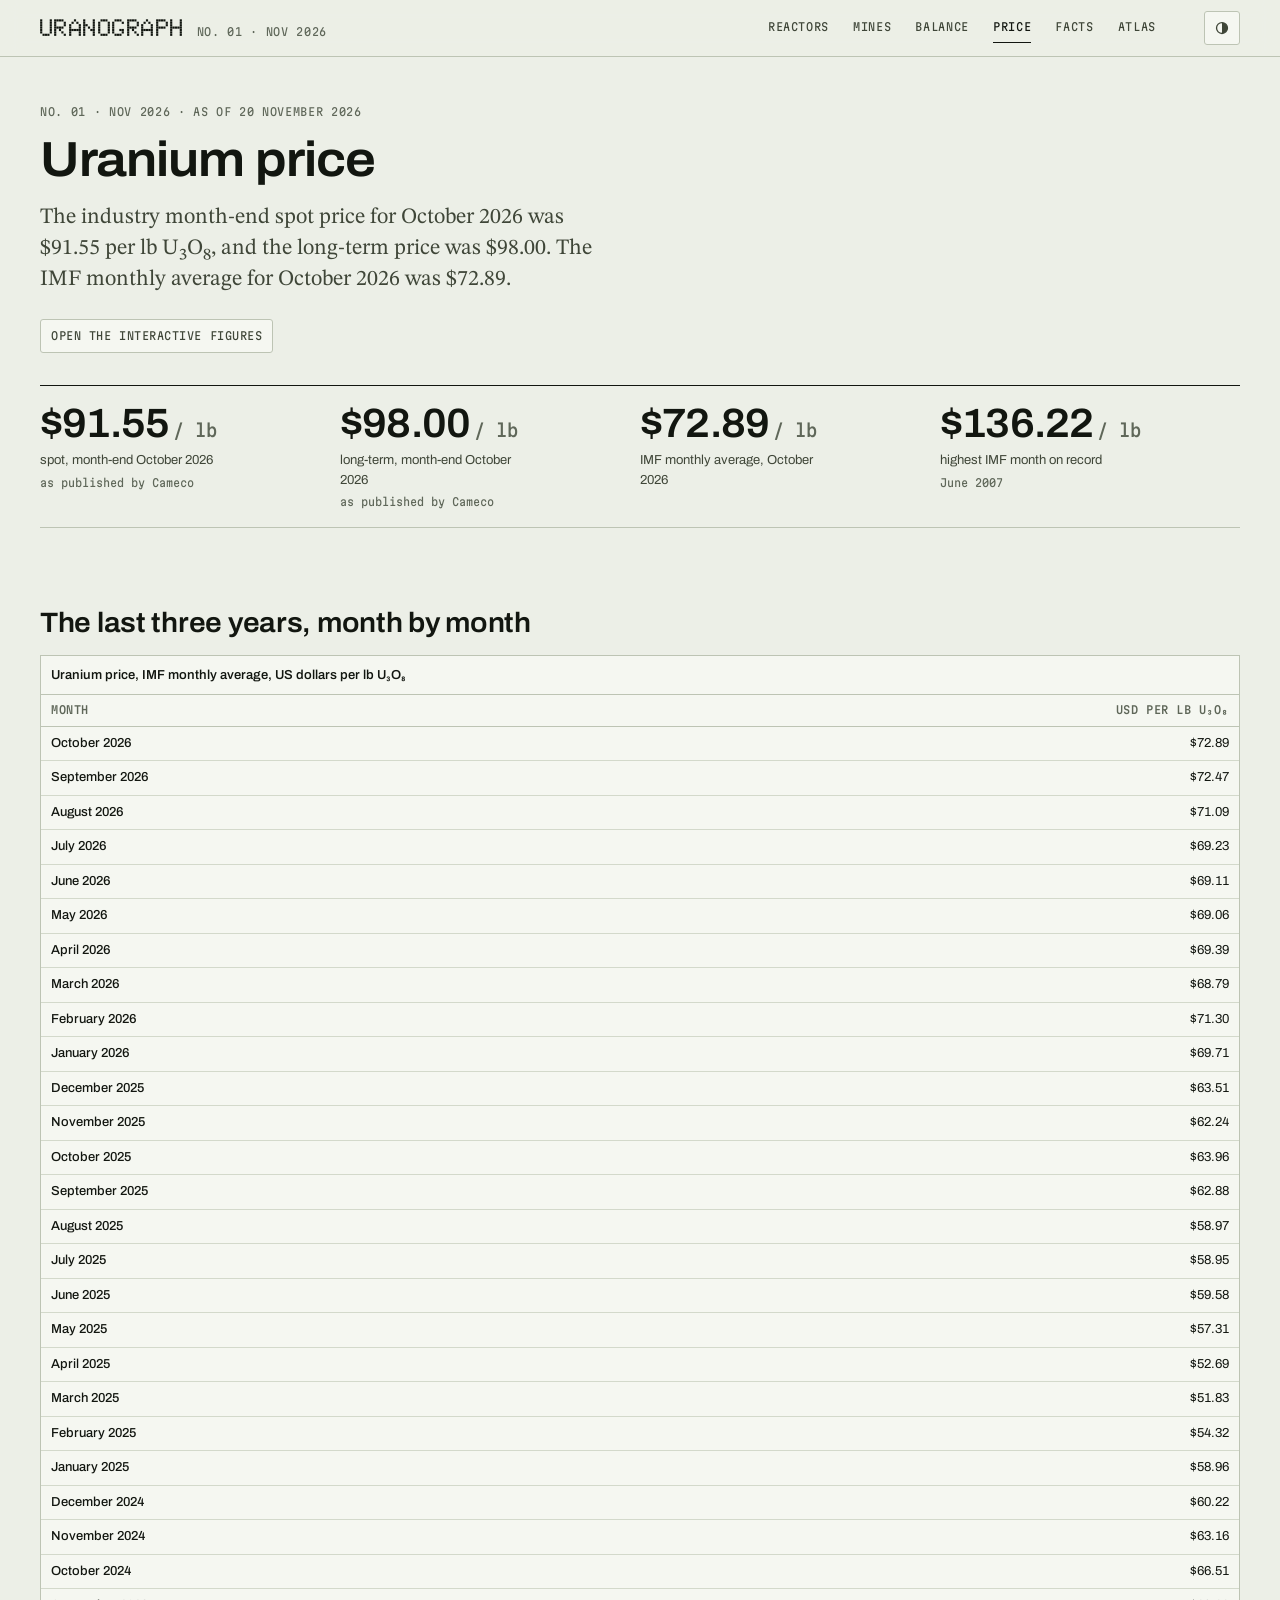
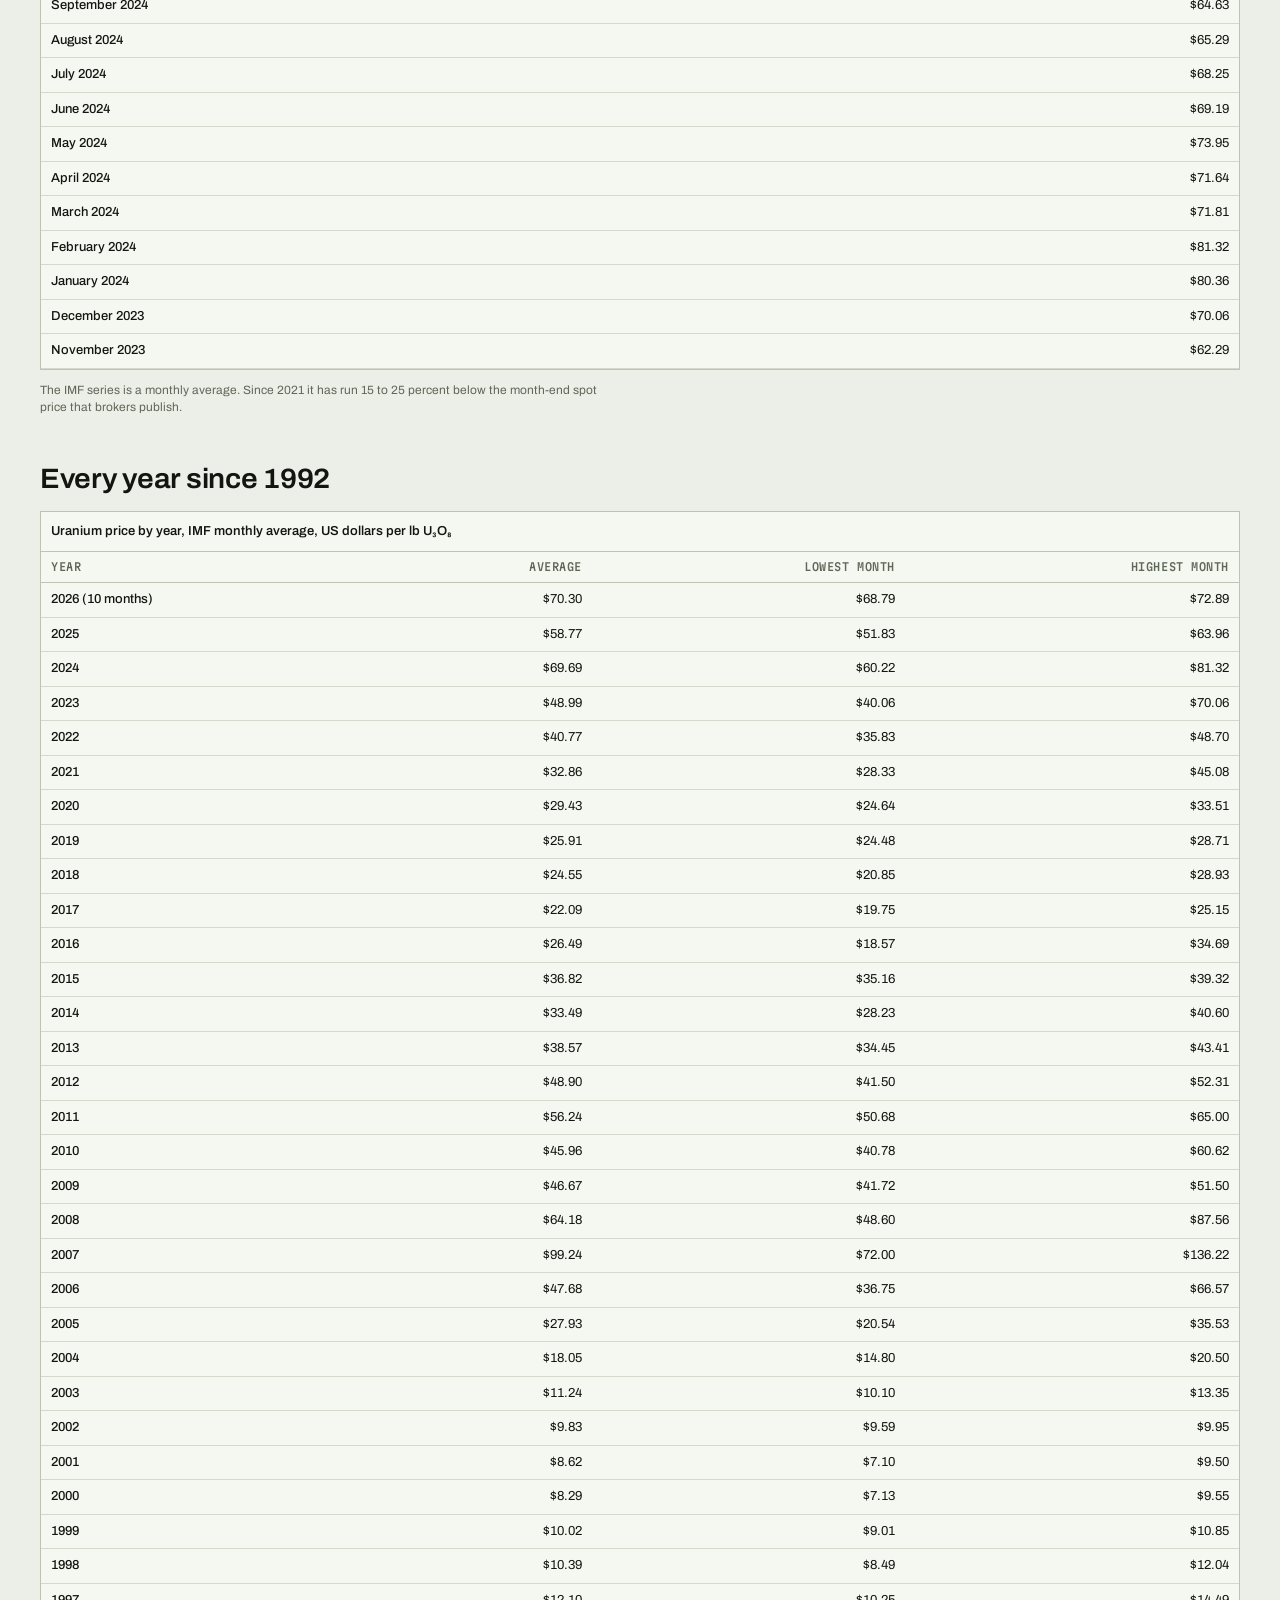
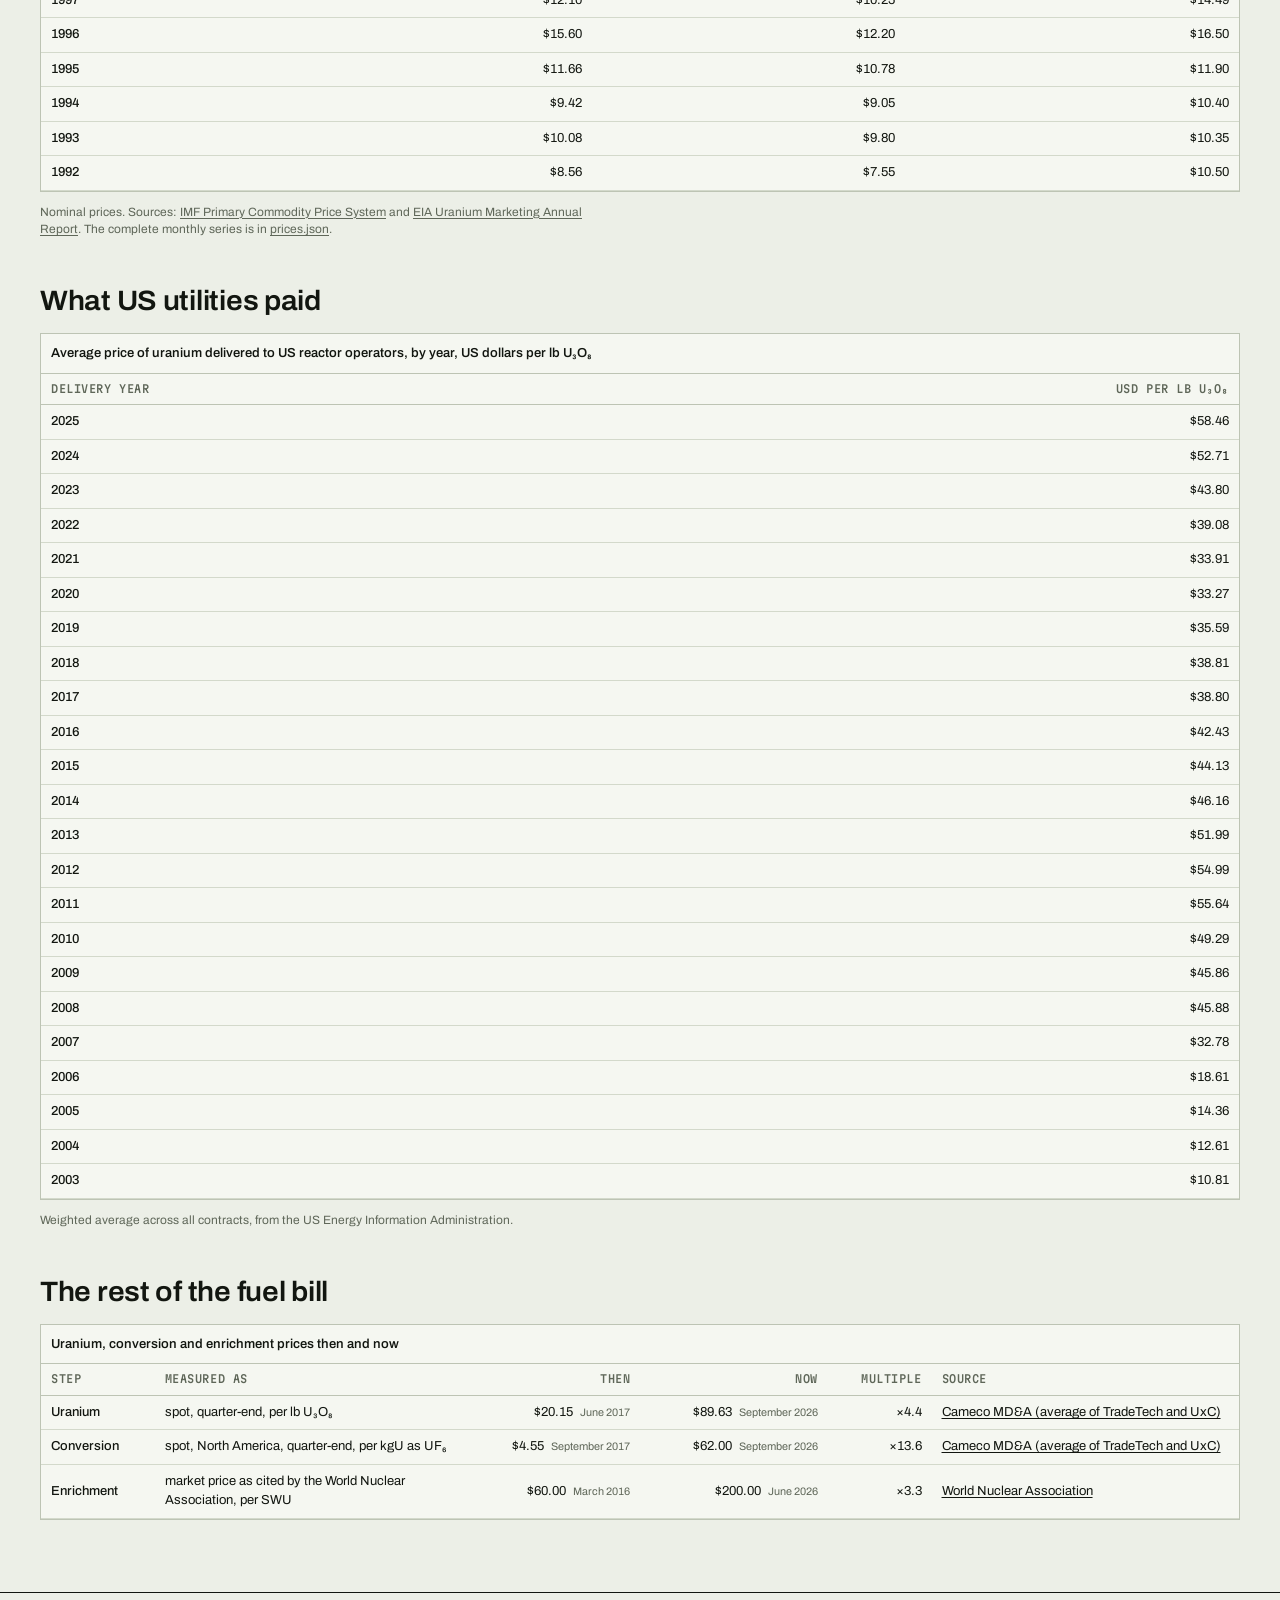
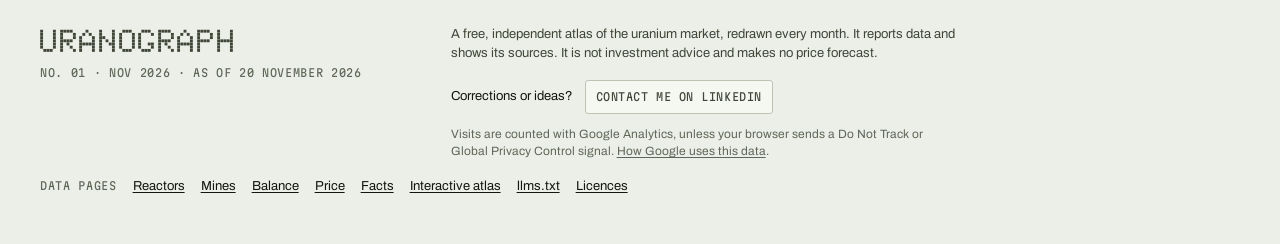
<file: price/index.html>
<!doctype html>
<html lang="en">
<head>
<meta charset="utf-8">
<meta name="viewport" content="width=device-width, initial-scale=1, viewport-fit=cover">
<title>Uranium price history and latest price · Uranograph</title>
<meta name="description" content="Uranium spot price $91.55 per lb U3O8 and long-term price $98.00 for October 2026. IMF monthly history since 1992, US delivered prices, conversion and enrichment.">
<meta name="robots" content="index, follow, max-image-preview:large">
<link rel="canonical" href="https://uranograph.com/price/">
<meta property="og:site_name" content="Uranograph">
<meta property="og:title" content="Uranium price history and latest price">
<meta property="og:description" content="Uranium spot price $91.55 per lb U3O8 and long-term price $98.00 for October 2026. IMF monthly history since 1992, US delivered prices, conversion and enrichment.">
<meta property="og:type" content="article">
<meta property="og:url" content="https://uranograph.com/price/">
<meta property="og:image" content="https://uranograph.com/og.jpg">
<meta property="og:image:width" content="1200">
<meta property="og:image:height" content="630">
<meta name="twitter:card" content="summary_large_image">
<meta name="twitter:title" content="Uranium price history and latest price">
<meta name="twitter:description" content="Uranium spot price $91.55 per lb U3O8 and long-term price $98.00 for October 2026. IMF monthly history since 1992, US delivered prices, conversion and enrichment.">
<meta name="twitter:image" content="https://uranograph.com/og.jpg">
<meta name="theme-color" content="#0B0E0A">
<script type="application/ld+json">[{"@context":"https://schema.org","@type":"Dataset","name":"Uranium price history and latest price, November 2026","description":"Uranium spot price $91.55 per lb U3O8 and long-term price $98.00 for October 2026. IMF monthly history since 1992, US delivered prices, conversion and enrichment.","url":"https://uranograph.com/price/","isAccessibleForFree":true,"dateModified":"2026-11-20","creator":{"@type":"Organization","name":"Uranograph","url":"https://uranograph.com/"},"license":"https://uranograph.com/DATA-LICENSES.md","keywords":["uranium price","uranium spot price","uranium price history","U3O8 price","conversion price","enrichment price"],"distribution":[{"@type":"DataDownload","name":"prices","description":"Uranium price series: IMF monthly average and EIA annual delivered price (USD per lb U3O8), the latest cited spot and long-term prices, and conversion and enrichment prices.","encodingFormat":"application/json","contentUrl":"https://uranograph.com/data/prices.json"}],"isPartOf":{"@type":"WebSite","name":"Uranograph","url":"https://uranograph.com/"}},{"@context":"https://schema.org","@type":"BreadcrumbList","itemListElement":[{"@type":"ListItem","position":1,"name":"Uranograph","item":"https://uranograph.com/"},{"@type":"ListItem","position":2,"name":"Uranium price","item":"https://uranograph.com/price/"}]}]</script>
<script>
(function () {
  var id = 'G-72NVJNHCDB', h = location.hostname;
  if (h !== 'uranograph.com' && h !== 'www.uranograph.com') return;
  if (navigator.globalPrivacyControl || navigator.doNotTrack === '1' || window.doNotTrack === '1') return;
  window.dataLayer = window.dataLayer || [];
  window.gtag = function () { window.dataLayer.push(arguments); };
  window.gtag('js', new Date());
  window.gtag('config', id);
  var s = document.createElement('script'); s.async = true; s.src = 'https://www.googletagmanager.com/gtag/js?id=' + id;
  document.head.appendChild(s);
})();
</script>
<link rel="icon" href="data:image/svg+xml,%3Csvg xmlns='http://www.w3.org/2000/svg' viewBox='0 0 32 32'%3E%3Crect width='32' height='32' rx='4' fill='%230B0E0A'/%3E%3Cpath d='M9 7v11a7 7 0 0 0 14 0V7' fill='none' stroke='%23FFC21A' stroke-width='3.5' stroke-linecap='square'/%3E%3C/svg%3E">
<link rel="preconnect" href="https://fonts.googleapis.com">
<link rel="preconnect" href="https://fonts.gstatic.com" crossorigin>
<link rel="stylesheet" href="https://fonts.googleapis.com/css2?family=Archivo:wdth,wght@62..125,100..900&family=Doto:wght@100..900&family=Martian+Mono:wdth,wght@75..112.5,100..800&family=STIX+Two+Text:ital,wght@0,400..700;1,400..700&display=swap">
<link rel="stylesheet" href="../css/app.css">
<script>(function(){try{var t=localStorage.getItem('u.theme');if(t==='light'||t==='dark')document.documentElement.setAttribute('data-theme',t)}catch(e){}})()</script>
</head>
<body>

<header class="mast">
  <div class="wrap mast__row">
    <a class="brand" href="../">
      <span class="brand__mark">Uranograph</span>
      <span class="brand__issue label">No. 01 · Nov 2026</span>
    </a>
    <nav class="nav" aria-label="Data pages">
      <a href="../reactors/">Reactors</a>
      <a href="../mines/">Mines</a>
      <a href="../balance/">Balance</a>
      <a href="../price/" aria-current="page">Price</a>
      <a href="../facts/">Facts</a>
      <a href="../">Atlas</a>
    </nav>
    <div class="mast__tools">
      <button class="btn" type="button" id="theme-toggle" aria-label="Switch between light and dark">
        <svg viewBox="0 0 16 16" aria-hidden="true"><circle cx="8" cy="8" r="6.25" fill="none" stroke="currentColor" stroke-width="1.5"/><path d="M8 1.75a6.25 6.25 0 0 1 0 12.5z" fill="currentColor"/></svg>
      </button>
    </div>
  </div>
</header>

<main>
<article class="wrap doc">
  <nav class="subnav" aria-label="Data pages">
      <a href="../reactors/">Reactors</a>
      <a href="../mines/">Mines</a>
      <a href="../balance/">Balance</a>
      <a href="../price/" aria-current="page">Price</a>
      <a href="../facts/">Facts</a>
      <a href="../">Atlas</a>
  </nav>
  <header class="doc__head">
    <p class="label">No. 01 · Nov 2026 · as of 20 November 2026</p>
    <h1>Uranium price</h1>
    <p class="lede">The industry month-end spot price for October 2026 was $91.55 per lb U₃O₈, and the long-term price was $98.00. The IMF monthly average for October 2026 was $72.89.</p>
    <p class="doc__go"><a class="btn" href="../#price">Open the interactive figures</a></p>
  </header>
  <div class="stats">
    <div class="stat"><div class="stat__v">$91.55<small>/ lb</small></div><div class="stat__l">spot, month-end October 2026</div><div class="stat__d">as published by Cameco</div></div>
    <div class="stat"><div class="stat__v">$98.00<small>/ lb</small></div><div class="stat__l">long-term, month-end October 2026</div><div class="stat__d">as published by Cameco</div></div>
    <div class="stat"><div class="stat__v">$72.89<small>/ lb</small></div><div class="stat__l">IMF monthly average, October 2026</div></div>
    <div class="stat"><div class="stat__v">$136.22<small>/ lb</small></div><div class="stat__l">highest IMF month on record</div><div class="stat__d">June 2007</div></div>
  </div>
  <section class="doc__sec">
    <h2>The last three years, month by month</h2>
<div class="tablewrap" tabindex="0" role="region" aria-label="Uranium price, IMF monthly average, US dollars per lb U₃O₈">
<table class="data">
<caption>Uranium price, IMF monthly average, US dollars per lb U₃O₈</caption>
<thead><tr><th scope="col">Month</th><th scope="col">USD per lb U₃O₈</th></tr></thead>
<tbody>
<tr><th scope="row">October 2026</th><td>$72.89</td></tr>
<tr><th scope="row">September 2026</th><td>$72.47</td></tr>
<tr><th scope="row">August 2026</th><td>$71.09</td></tr>
<tr><th scope="row">July 2026</th><td>$69.23</td></tr>
<tr><th scope="row">June 2026</th><td>$69.11</td></tr>
<tr><th scope="row">May 2026</th><td>$69.06</td></tr>
<tr><th scope="row">April 2026</th><td>$69.39</td></tr>
<tr><th scope="row">March 2026</th><td>$68.79</td></tr>
<tr><th scope="row">February 2026</th><td>$71.30</td></tr>
<tr><th scope="row">January 2026</th><td>$69.71</td></tr>
<tr><th scope="row">December 2025</th><td>$63.51</td></tr>
<tr><th scope="row">November 2025</th><td>$62.24</td></tr>
<tr><th scope="row">October 2025</th><td>$63.96</td></tr>
<tr><th scope="row">September 2025</th><td>$62.88</td></tr>
<tr><th scope="row">August 2025</th><td>$58.97</td></tr>
<tr><th scope="row">July 2025</th><td>$58.95</td></tr>
<tr><th scope="row">June 2025</th><td>$59.58</td></tr>
<tr><th scope="row">May 2025</th><td>$57.31</td></tr>
<tr><th scope="row">April 2025</th><td>$52.69</td></tr>
<tr><th scope="row">March 2025</th><td>$51.83</td></tr>
<tr><th scope="row">February 2025</th><td>$54.32</td></tr>
<tr><th scope="row">January 2025</th><td>$58.96</td></tr>
<tr><th scope="row">December 2024</th><td>$60.22</td></tr>
<tr><th scope="row">November 2024</th><td>$63.16</td></tr>
<tr><th scope="row">October 2024</th><td>$66.51</td></tr>
<tr><th scope="row">September 2024</th><td>$64.63</td></tr>
<tr><th scope="row">August 2024</th><td>$65.29</td></tr>
<tr><th scope="row">July 2024</th><td>$68.25</td></tr>
<tr><th scope="row">June 2024</th><td>$69.19</td></tr>
<tr><th scope="row">May 2024</th><td>$73.95</td></tr>
<tr><th scope="row">April 2024</th><td>$71.64</td></tr>
<tr><th scope="row">March 2024</th><td>$71.81</td></tr>
<tr><th scope="row">February 2024</th><td>$81.32</td></tr>
<tr><th scope="row">January 2024</th><td>$80.36</td></tr>
<tr><th scope="row">December 2023</th><td>$70.06</td></tr>
<tr><th scope="row">November 2023</th><td>$62.29</td></tr>
</tbody>
</table>
</div>
    <p class="note">The IMF series is a monthly average. Since 2021 it has run 15 to 25 percent below the month-end spot price that brokers publish.</p>
  </section>
  <section class="doc__sec">
    <h2>Every year since 1992</h2>
<div class="tablewrap" tabindex="0" role="region" aria-label="Uranium price by year, IMF monthly average, US dollars per lb U₃O₈">
<table class="data">
<caption>Uranium price by year, IMF monthly average, US dollars per lb U₃O₈</caption>
<thead><tr><th scope="col">Year</th><th scope="col">Average</th><th scope="col">Lowest month</th><th scope="col">Highest month</th></tr></thead>
<tbody>
<tr><th scope="row">2026 (10 months)</th><td>$70.30</td><td>$68.79</td><td>$72.89</td></tr>
<tr><th scope="row">2025</th><td>$58.77</td><td>$51.83</td><td>$63.96</td></tr>
<tr><th scope="row">2024</th><td>$69.69</td><td>$60.22</td><td>$81.32</td></tr>
<tr><th scope="row">2023</th><td>$48.99</td><td>$40.06</td><td>$70.06</td></tr>
<tr><th scope="row">2022</th><td>$40.77</td><td>$35.83</td><td>$48.70</td></tr>
<tr><th scope="row">2021</th><td>$32.86</td><td>$28.33</td><td>$45.08</td></tr>
<tr><th scope="row">2020</th><td>$29.43</td><td>$24.64</td><td>$33.51</td></tr>
<tr><th scope="row">2019</th><td>$25.91</td><td>$24.48</td><td>$28.71</td></tr>
<tr><th scope="row">2018</th><td>$24.55</td><td>$20.85</td><td>$28.93</td></tr>
<tr><th scope="row">2017</th><td>$22.09</td><td>$19.75</td><td>$25.15</td></tr>
<tr><th scope="row">2016</th><td>$26.49</td><td>$18.57</td><td>$34.69</td></tr>
<tr><th scope="row">2015</th><td>$36.82</td><td>$35.16</td><td>$39.32</td></tr>
<tr><th scope="row">2014</th><td>$33.49</td><td>$28.23</td><td>$40.60</td></tr>
<tr><th scope="row">2013</th><td>$38.57</td><td>$34.45</td><td>$43.41</td></tr>
<tr><th scope="row">2012</th><td>$48.90</td><td>$41.50</td><td>$52.31</td></tr>
<tr><th scope="row">2011</th><td>$56.24</td><td>$50.68</td><td>$65.00</td></tr>
<tr><th scope="row">2010</th><td>$45.96</td><td>$40.78</td><td>$60.62</td></tr>
<tr><th scope="row">2009</th><td>$46.67</td><td>$41.72</td><td>$51.50</td></tr>
<tr><th scope="row">2008</th><td>$64.18</td><td>$48.60</td><td>$87.56</td></tr>
<tr><th scope="row">2007</th><td>$99.24</td><td>$72.00</td><td>$136.22</td></tr>
<tr><th scope="row">2006</th><td>$47.68</td><td>$36.75</td><td>$66.57</td></tr>
<tr><th scope="row">2005</th><td>$27.93</td><td>$20.54</td><td>$35.53</td></tr>
<tr><th scope="row">2004</th><td>$18.05</td><td>$14.80</td><td>$20.50</td></tr>
<tr><th scope="row">2003</th><td>$11.24</td><td>$10.10</td><td>$13.35</td></tr>
<tr><th scope="row">2002</th><td>$9.83</td><td>$9.59</td><td>$9.95</td></tr>
<tr><th scope="row">2001</th><td>$8.62</td><td>$7.10</td><td>$9.50</td></tr>
<tr><th scope="row">2000</th><td>$8.29</td><td>$7.13</td><td>$9.55</td></tr>
<tr><th scope="row">1999</th><td>$10.02</td><td>$9.01</td><td>$10.85</td></tr>
<tr><th scope="row">1998</th><td>$10.39</td><td>$8.49</td><td>$12.04</td></tr>
<tr><th scope="row">1997</th><td>$12.10</td><td>$10.25</td><td>$14.49</td></tr>
<tr><th scope="row">1996</th><td>$15.60</td><td>$12.20</td><td>$16.50</td></tr>
<tr><th scope="row">1995</th><td>$11.66</td><td>$10.78</td><td>$11.90</td></tr>
<tr><th scope="row">1994</th><td>$9.42</td><td>$9.05</td><td>$10.40</td></tr>
<tr><th scope="row">1993</th><td>$10.08</td><td>$9.80</td><td>$10.35</td></tr>
<tr><th scope="row">1992</th><td>$8.56</td><td>$7.55</td><td>$10.50</td></tr>
</tbody>
</table>
</div>
    <p class="note">Nominal prices. Sources: <a href="https://www.imf.org/en/Research/commodity-prices" rel="noopener">IMF Primary Commodity Price System</a> and <a href="https://www.eia.gov/uranium/marketing/" rel="noopener">EIA Uranium Marketing Annual Report</a>. The complete monthly series is in <a href="../data/prices.json" rel="noopener">prices.json</a>.</p>
  </section>
  <section class="doc__sec">
    <h2>What US utilities paid</h2>
<div class="tablewrap" tabindex="0" role="region" aria-label="Average price of uranium delivered to US reactor operators, by year, US dollars per lb U₃O₈">
<table class="data">
<caption>Average price of uranium delivered to US reactor operators, by year, US dollars per lb U₃O₈</caption>
<thead><tr><th scope="col">Delivery year</th><th scope="col">USD per lb U₃O₈</th></tr></thead>
<tbody>
<tr><th scope="row">2025</th><td>$58.46</td></tr>
<tr><th scope="row">2024</th><td>$52.71</td></tr>
<tr><th scope="row">2023</th><td>$43.80</td></tr>
<tr><th scope="row">2022</th><td>$39.08</td></tr>
<tr><th scope="row">2021</th><td>$33.91</td></tr>
<tr><th scope="row">2020</th><td>$33.27</td></tr>
<tr><th scope="row">2019</th><td>$35.59</td></tr>
<tr><th scope="row">2018</th><td>$38.81</td></tr>
<tr><th scope="row">2017</th><td>$38.80</td></tr>
<tr><th scope="row">2016</th><td>$42.43</td></tr>
<tr><th scope="row">2015</th><td>$44.13</td></tr>
<tr><th scope="row">2014</th><td>$46.16</td></tr>
<tr><th scope="row">2013</th><td>$51.99</td></tr>
<tr><th scope="row">2012</th><td>$54.99</td></tr>
<tr><th scope="row">2011</th><td>$55.64</td></tr>
<tr><th scope="row">2010</th><td>$49.29</td></tr>
<tr><th scope="row">2009</th><td>$45.86</td></tr>
<tr><th scope="row">2008</th><td>$45.88</td></tr>
<tr><th scope="row">2007</th><td>$32.78</td></tr>
<tr><th scope="row">2006</th><td>$18.61</td></tr>
<tr><th scope="row">2005</th><td>$14.36</td></tr>
<tr><th scope="row">2004</th><td>$12.61</td></tr>
<tr><th scope="row">2003</th><td>$10.81</td></tr>
</tbody>
</table>
</div>
    <p class="note">Weighted average across all contracts, from the US Energy Information Administration.</p>
  </section>
  <section class="doc__sec">
    <h2>The rest of the fuel bill</h2>
<div class="tablewrap" tabindex="0" role="region" aria-label="Uranium, conversion and enrichment prices then and now">
<table class="data">
<caption>Uranium, conversion and enrichment prices then and now</caption>
<thead><tr><th scope="col">Step</th><th scope="col" class="l w">Measured as</th><th scope="col">Then</th><th scope="col">Now</th><th scope="col">Multiple</th><th scope="col" class="l w">Source</th></tr></thead>
<tbody>
<tr><th scope="row">Uranium</th><td class="l w">spot, quarter-end, per lb U₃O₈</td><td>$20.15 <small>June 2017</small></td><td>$89.63 <small>September 2026</small></td><td>×4.4</td><td class="l w"><a href="https://www.cameco.com/invest/financial-information/quarterly-reports" rel="noopener">Cameco MD&amp;A (average of TradeTech and UxC)</a></td></tr>
<tr><th scope="row">Conversion</th><td class="l w">spot, North America, quarter-end, per kgU as UF₆</td><td>$4.55 <small>September 2017</small></td><td>$62.00 <small>September 2026</small></td><td>×13.6</td><td class="l w"><a href="https://www.cameco.com/invest/financial-information/quarterly-reports" rel="noopener">Cameco MD&amp;A (average of TradeTech and UxC)</a></td></tr>
<tr><th scope="row">Enrichment</th><td class="l w">market price as cited by the World Nuclear Association, per SWU</td><td>$60.00 <small>March 2016</small></td><td>$200.00 <small>June 2026</small></td><td>×3.3</td><td class="l w"><a href="https://world-nuclear.org/information-library/nuclear-fuel-cycle/conversion-enrichment-and-fabrication/uranium-enrichment" rel="noopener">World Nuclear Association</a></td></tr>
</tbody>
</table>
</div>
  </section>
</article>
</main>

<footer class="wrap foot">
  <div>
    <span class="brand__mark">Uranograph</span>
    <p class="label" style="margin-top:8px">No. 01 · Nov 2026 · as of 20 November 2026</p>
  </div>
  <div>
    <p>A free, independent atlas of the uranium market, redrawn every month. It reports data and shows its sources. It is not investment advice and makes no price forecast.</p>
    <p class="foot__contact" id="contact"><span>Corrections or ideas?</span> <a class="btn" href="https://www.linkedin.com/in/samir-almokhamad/" target="_blank" rel="me noopener">Contact me on LinkedIn</a></p>
    <p class="note">Visits are counted with Google Analytics, unless your browser sends a Do Not Track or Global Privacy Control signal. <a href="https://policies.google.com/technologies/partner-sites" rel="noopener">How Google uses this data</a>.</p>
  </div>
  <nav class="foot__pages" aria-label="Data pages">
    <span class="label">Data pages</span>
    <a href="../reactors/">Reactors</a> <a href="../mines/">Mines</a> <a href="../balance/">Balance</a> <a href="../price/">Price</a> <a href="../facts/">Facts</a>
    <a href="../">Interactive atlas</a> <a href="../llms.txt">llms.txt</a> <a href="../DATA-LICENSES.md">Licences</a>
  </nav>
</footer>
<script>(function(){var b=document.getElementById('theme-toggle');if(!b)return;b.addEventListener('click',function(){var r=document.documentElement,c=r.getAttribute('data-theme')||(matchMedia('(prefers-color-scheme: dark)').matches?'dark':'light'),n=c==='dark'?'light':'dark';r.setAttribute('data-theme',n);try{localStorage.setItem('u.theme',n)}catch(e){}})})()</script>
</body>
</html>
</file>
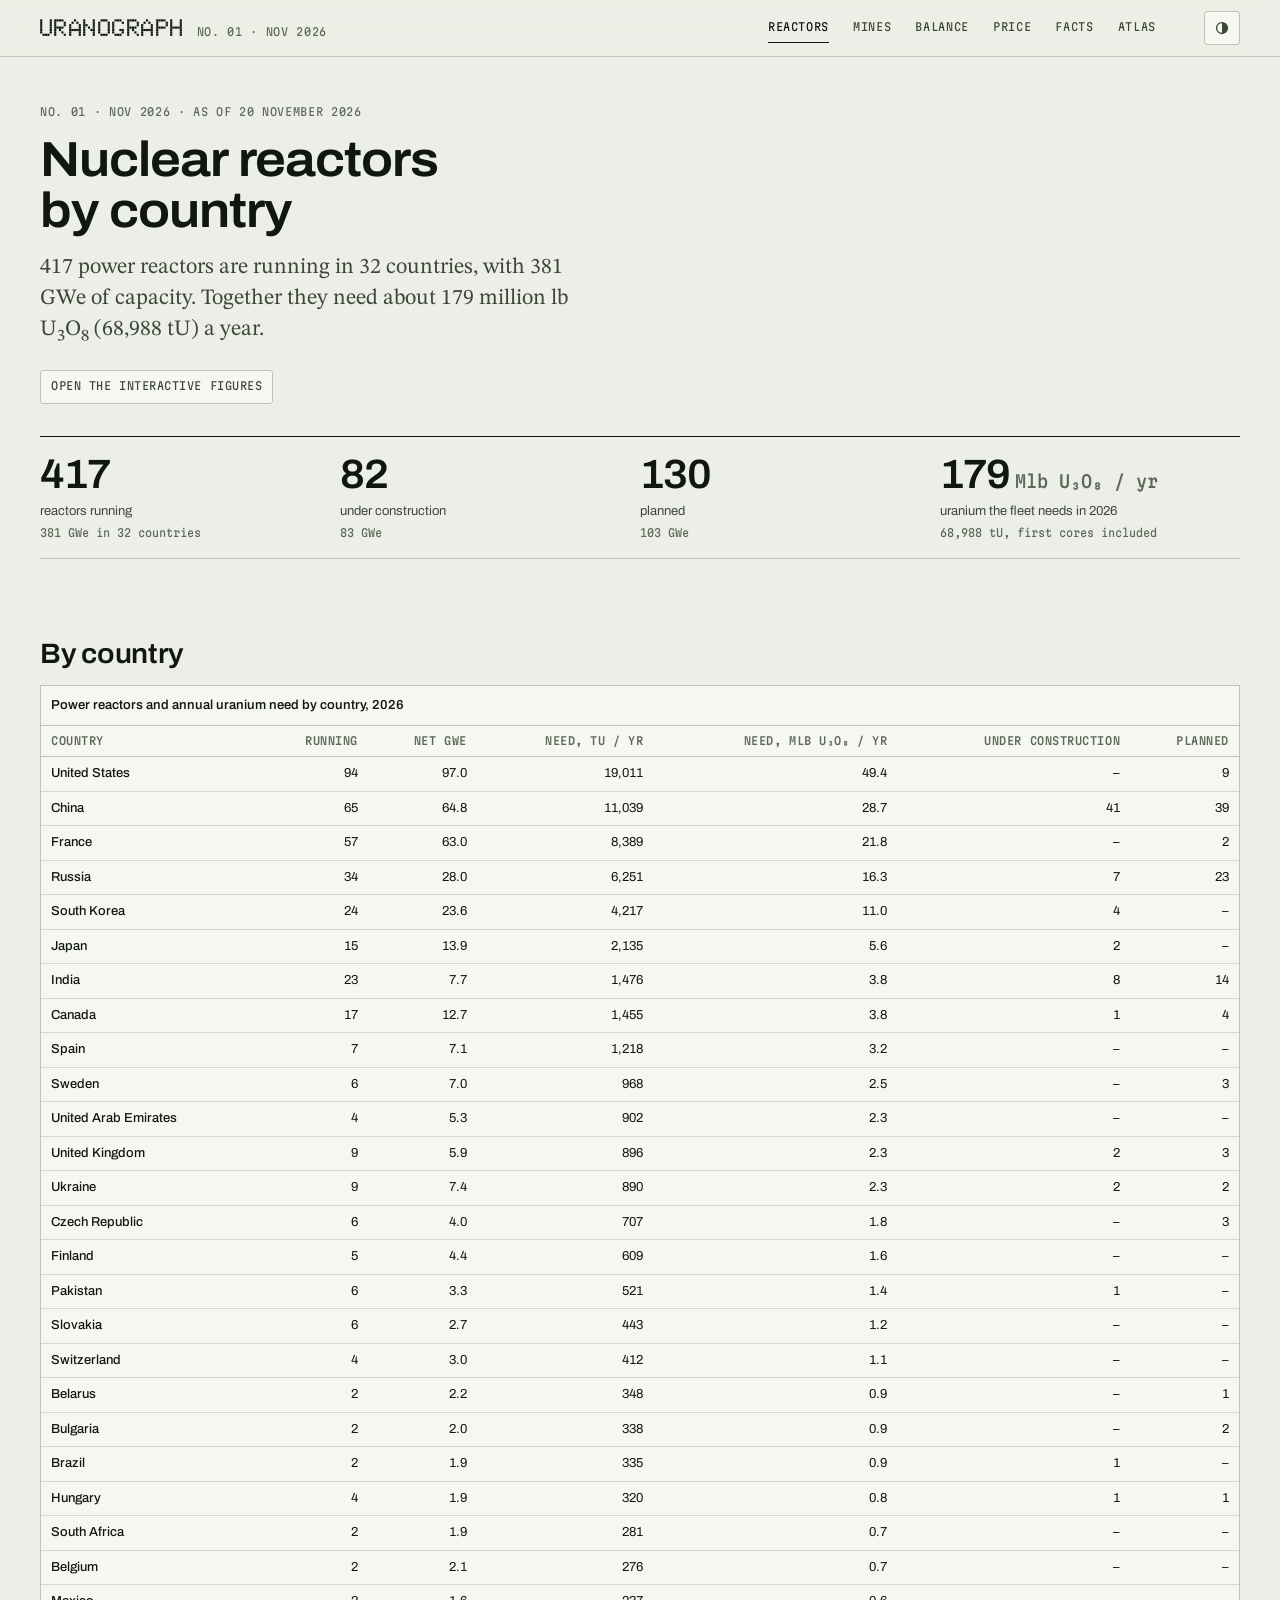
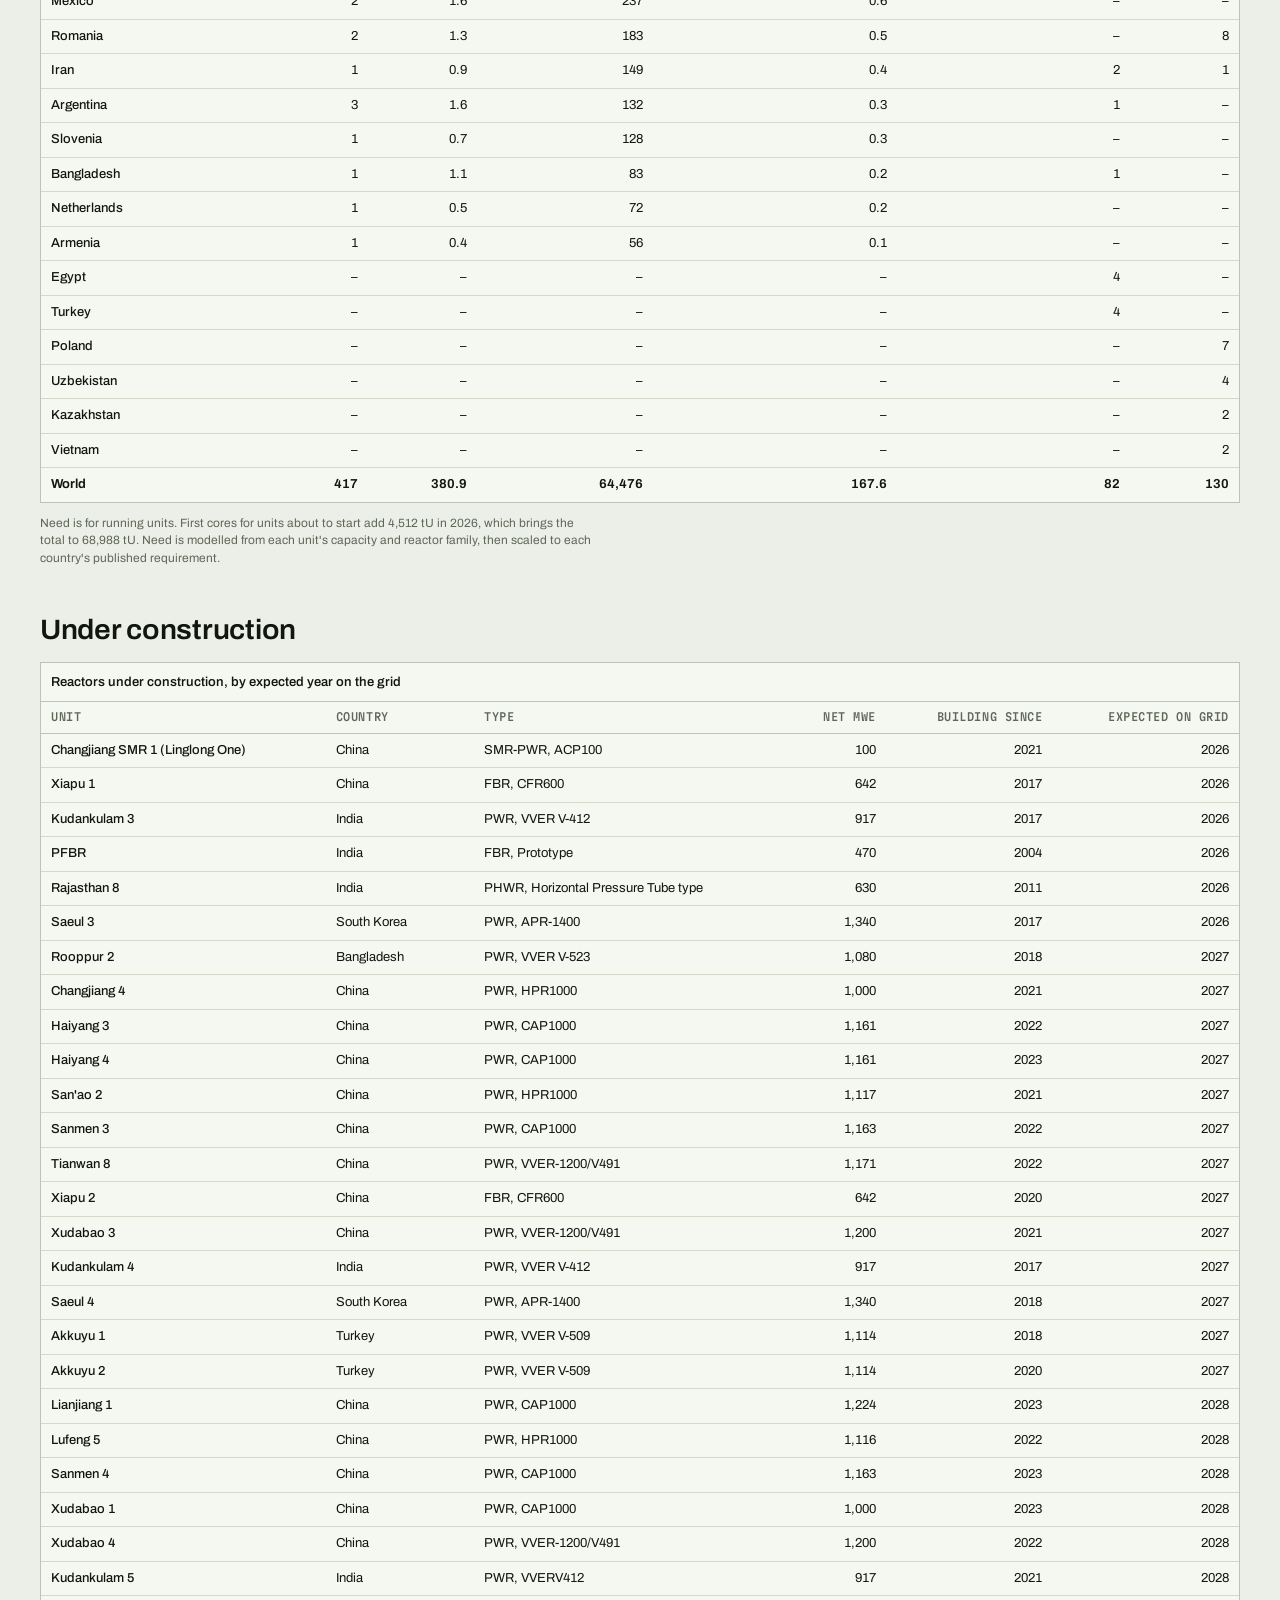
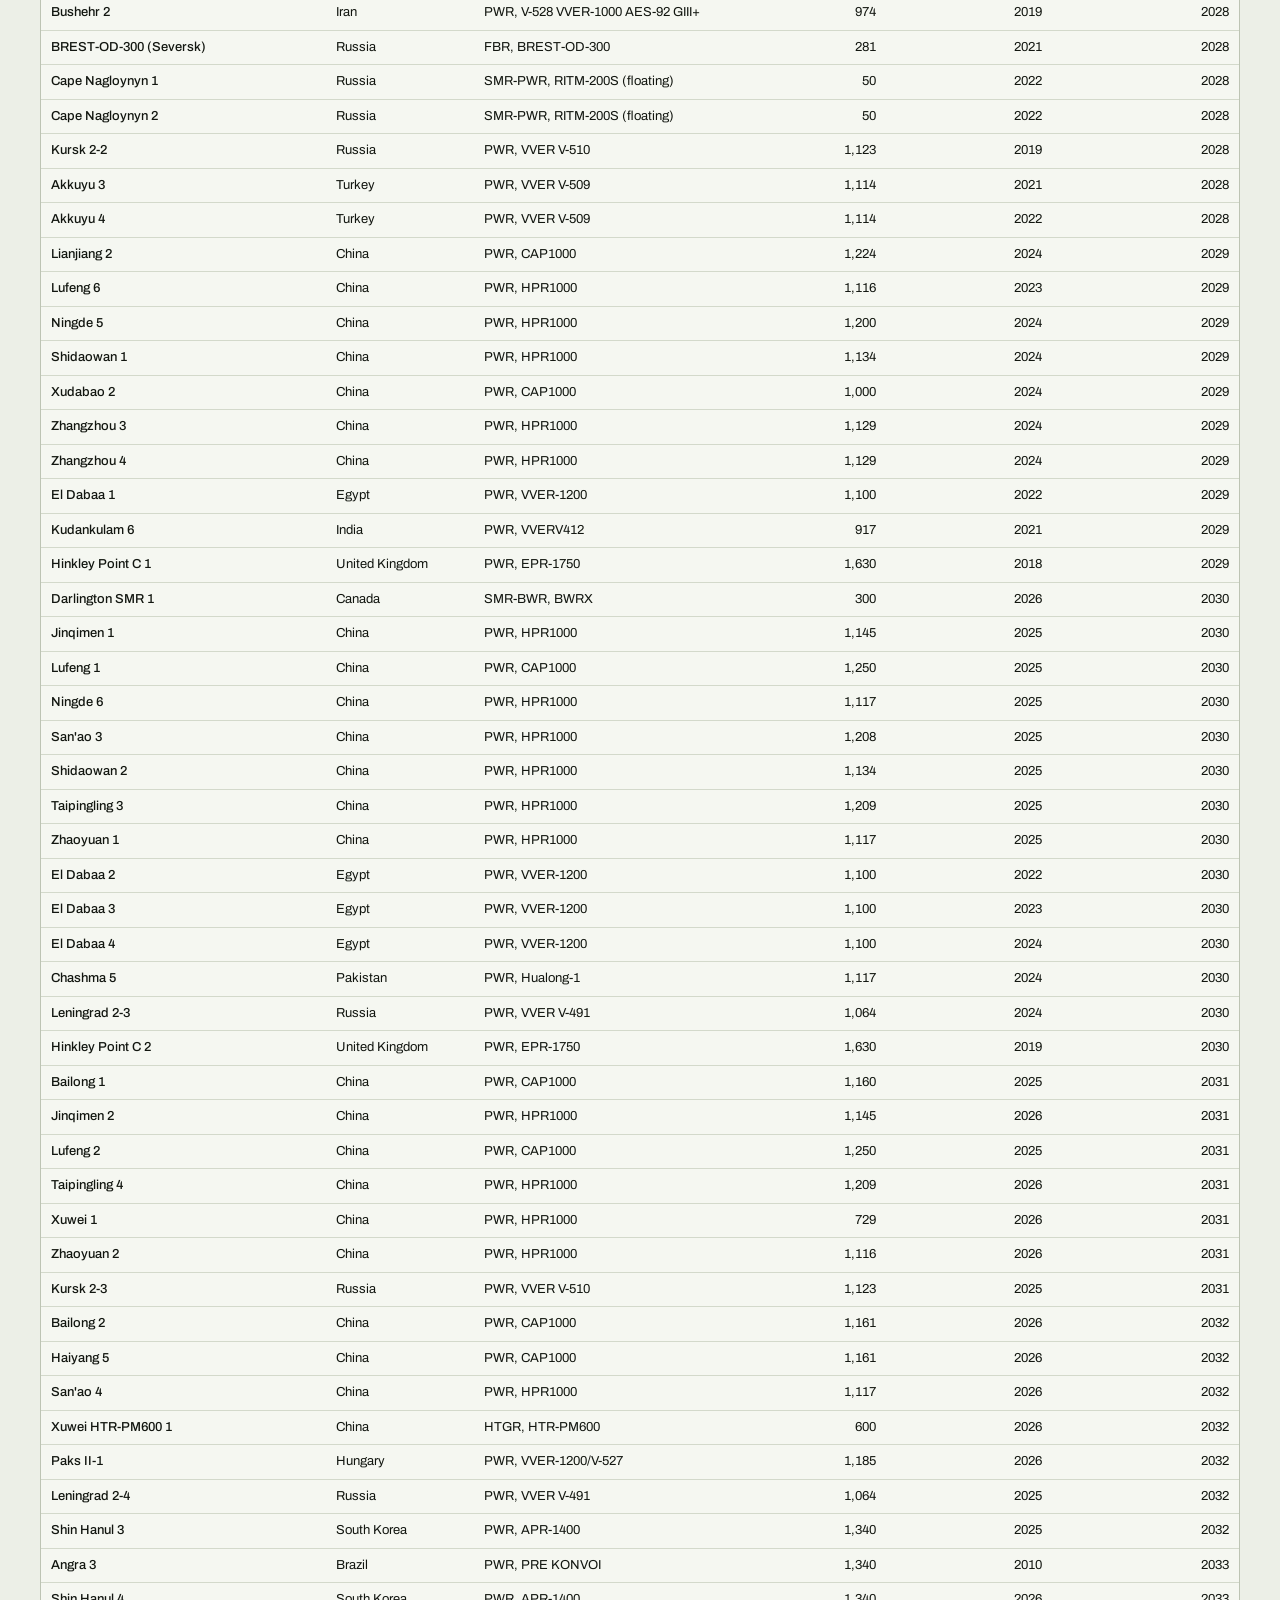
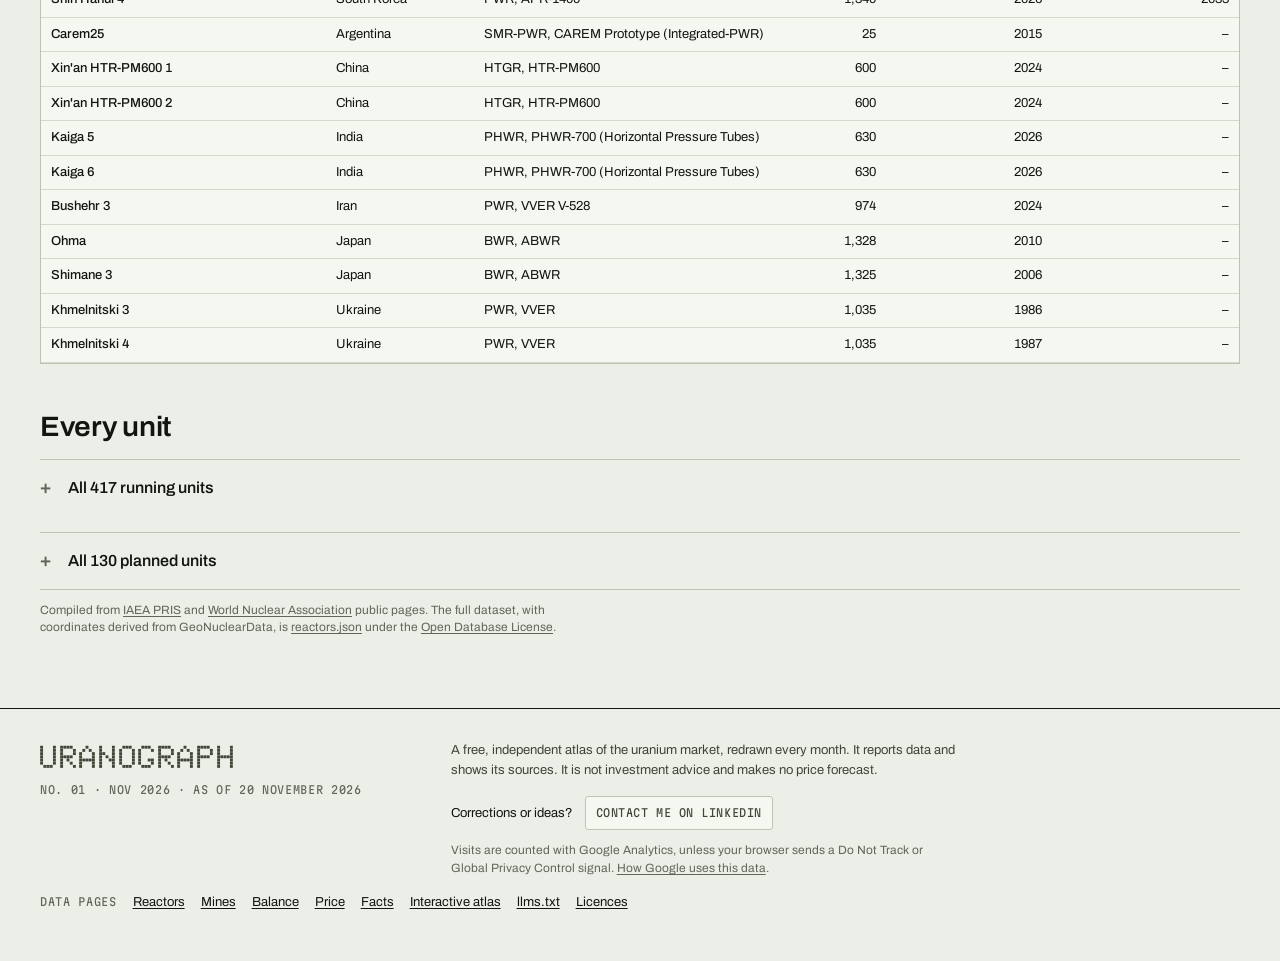
<file: reactors/index.html>
<!doctype html>
<html lang="en">
<head>
<meta charset="utf-8">
<meta name="viewport" content="width=device-width, initial-scale=1, viewport-fit=cover">
<title>Nuclear reactors by country and under construction · Uranograph</title>
<meta name="description" content="417 power reactors are running in 32 countries, 82 are under construction and 130 are planned. Counts, capacity and uranium need by country.">
<meta name="robots" content="index, follow, max-image-preview:large">
<link rel="canonical" href="https://uranograph.com/reactors/">
<meta property="og:site_name" content="Uranograph">
<meta property="og:title" content="Nuclear reactors by country and under construction">
<meta property="og:description" content="417 power reactors are running in 32 countries, 82 are under construction and 130 are planned. Counts, capacity and uranium need by country.">
<meta property="og:type" content="article">
<meta property="og:url" content="https://uranograph.com/reactors/">
<meta property="og:image" content="https://uranograph.com/og.jpg">
<meta property="og:image:width" content="1200">
<meta property="og:image:height" content="630">
<meta name="twitter:card" content="summary_large_image">
<meta name="twitter:title" content="Nuclear reactors by country and under construction">
<meta name="twitter:description" content="417 power reactors are running in 32 countries, 82 are under construction and 130 are planned. Counts, capacity and uranium need by country.">
<meta name="twitter:image" content="https://uranograph.com/og.jpg">
<meta name="theme-color" content="#0B0E0A">
<script type="application/ld+json">[{"@context":"https://schema.org","@type":"Dataset","name":"Nuclear reactors by country and under construction, November 2026","description":"417 power reactors are running in 32 countries, 82 are under construction and 130 are planned. Counts, capacity and uranium need by country.","url":"https://uranograph.com/reactors/","isAccessibleForFree":true,"dateModified":"2026-11-20","creator":{"@type":"Organization","name":"Uranograph","url":"https://uranograph.com/"},"license":"https://opendatacommons.org/licenses/odbl/1-0/","keywords":["nuclear reactors by country","reactors under construction","uranium demand","nuclear power"],"distribution":[{"@type":"DataDownload","name":"reactors","description":"Every power reactor unit: name, country, coordinates, status, type, net MWe, grid-connection and shutdown years, and modelled annual uranium need (req, tU).","encodingFormat":"application/json","contentUrl":"https://uranograph.com/data/reactors.json","license":"https://opendatacommons.org/licenses/odbl/1-0/"}],"isPartOf":{"@type":"WebSite","name":"Uranograph","url":"https://uranograph.com/"}},{"@context":"https://schema.org","@type":"BreadcrumbList","itemListElement":[{"@type":"ListItem","position":1,"name":"Uranograph","item":"https://uranograph.com/"},{"@type":"ListItem","position":2,"name":"Nuclear reactors by country","item":"https://uranograph.com/reactors/"}]}]</script>
<script>
(function () {
  var id = 'G-72NVJNHCDB', h = location.hostname;
  if (h !== 'uranograph.com' && h !== 'www.uranograph.com') return;
  if (navigator.globalPrivacyControl || navigator.doNotTrack === '1' || window.doNotTrack === '1') return;
  window.dataLayer = window.dataLayer || [];
  window.gtag = function () { window.dataLayer.push(arguments); };
  window.gtag('js', new Date());
  window.gtag('config', id);
  var s = document.createElement('script'); s.async = true; s.src = 'https://www.googletagmanager.com/gtag/js?id=' + id;
  document.head.appendChild(s);
})();
</script>
<link rel="icon" href="data:image/svg+xml,%3Csvg xmlns='http://www.w3.org/2000/svg' viewBox='0 0 32 32'%3E%3Crect width='32' height='32' rx='4' fill='%230B0E0A'/%3E%3Cpath d='M9 7v11a7 7 0 0 0 14 0V7' fill='none' stroke='%23FFC21A' stroke-width='3.5' stroke-linecap='square'/%3E%3C/svg%3E">
<link rel="preconnect" href="https://fonts.googleapis.com">
<link rel="preconnect" href="https://fonts.gstatic.com" crossorigin>
<link rel="stylesheet" href="https://fonts.googleapis.com/css2?family=Archivo:wdth,wght@62..125,100..900&family=Doto:wght@100..900&family=Martian+Mono:wdth,wght@75..112.5,100..800&family=STIX+Two+Text:ital,wght@0,400..700;1,400..700&display=swap">
<link rel="stylesheet" href="../css/app.css">
<script>(function(){try{var t=localStorage.getItem('u.theme');if(t==='light'||t==='dark')document.documentElement.setAttribute('data-theme',t)}catch(e){}})()</script>
</head>
<body>

<header class="mast">
  <div class="wrap mast__row">
    <a class="brand" href="../">
      <span class="brand__mark">Uranograph</span>
      <span class="brand__issue label">No. 01 · Nov 2026</span>
    </a>
    <nav class="nav" aria-label="Data pages">
      <a href="../reactors/" aria-current="page">Reactors</a>
      <a href="../mines/">Mines</a>
      <a href="../balance/">Balance</a>
      <a href="../price/">Price</a>
      <a href="../facts/">Facts</a>
      <a href="../">Atlas</a>
    </nav>
    <div class="mast__tools">
      <button class="btn" type="button" id="theme-toggle" aria-label="Switch between light and dark">
        <svg viewBox="0 0 16 16" aria-hidden="true"><circle cx="8" cy="8" r="6.25" fill="none" stroke="currentColor" stroke-width="1.5"/><path d="M8 1.75a6.25 6.25 0 0 1 0 12.5z" fill="currentColor"/></svg>
      </button>
    </div>
  </div>
</header>

<main>
<article class="wrap doc">
  <nav class="subnav" aria-label="Data pages">
      <a href="../reactors/" aria-current="page">Reactors</a>
      <a href="../mines/">Mines</a>
      <a href="../balance/">Balance</a>
      <a href="../price/">Price</a>
      <a href="../facts/">Facts</a>
      <a href="../">Atlas</a>
  </nav>
  <header class="doc__head">
    <p class="label">No. 01 · Nov 2026 · as of 20 November 2026</p>
    <h1>Nuclear reactors by country</h1>
    <p class="lede">417 power reactors are running in 32 countries, with 381 GWe of capacity. Together they need about 179 million lb U₃O₈ (68,988 tU) a year.</p>
    <p class="doc__go"><a class="btn" href="../#reactors">Open the interactive figures</a></p>
  </header>
  <div class="stats">
    <div class="stat"><div class="stat__v">417</div><div class="stat__l">reactors running</div><div class="stat__d">381 GWe in 32 countries</div></div>
    <div class="stat"><div class="stat__v">82</div><div class="stat__l">under construction</div><div class="stat__d">83 GWe</div></div>
    <div class="stat"><div class="stat__v">130</div><div class="stat__l">planned</div><div class="stat__d">103 GWe</div></div>
    <div class="stat"><div class="stat__v">179<small>Mlb U₃O₈ / yr</small></div><div class="stat__l">uranium the fleet needs in 2026</div><div class="stat__d">68,988 tU, first cores included</div></div>
  </div>
  <section class="doc__sec">
    <h2>By country</h2>
<div class="tablewrap" tabindex="0" role="region" aria-label="Power reactors and annual uranium need by country, 2026">
<table class="data">
<caption>Power reactors and annual uranium need by country, 2026</caption>
<thead><tr><th scope="col">Country</th><th scope="col">Running</th><th scope="col">Net GWe</th><th scope="col">Need, tU / yr</th><th scope="col">Need, Mlb U₃O₈ / yr</th><th scope="col">Under construction</th><th scope="col">Planned</th></tr></thead>
<tbody>
<tr><th scope="row">United States</th><td>94</td><td>97.0</td><td>19,011</td><td>49.4</td><td>–</td><td>9</td></tr>
<tr><th scope="row">China</th><td>65</td><td>64.8</td><td>11,039</td><td>28.7</td><td>41</td><td>39</td></tr>
<tr><th scope="row">France</th><td>57</td><td>63.0</td><td>8,389</td><td>21.8</td><td>–</td><td>2</td></tr>
<tr><th scope="row">Russia</th><td>34</td><td>28.0</td><td>6,251</td><td>16.3</td><td>7</td><td>23</td></tr>
<tr><th scope="row">South Korea</th><td>24</td><td>23.6</td><td>4,217</td><td>11.0</td><td>4</td><td>–</td></tr>
<tr><th scope="row">Japan</th><td>15</td><td>13.9</td><td>2,135</td><td>5.6</td><td>2</td><td>–</td></tr>
<tr><th scope="row">India</th><td>23</td><td>7.7</td><td>1,476</td><td>3.8</td><td>8</td><td>14</td></tr>
<tr><th scope="row">Canada</th><td>17</td><td>12.7</td><td>1,455</td><td>3.8</td><td>1</td><td>4</td></tr>
<tr><th scope="row">Spain</th><td>7</td><td>7.1</td><td>1,218</td><td>3.2</td><td>–</td><td>–</td></tr>
<tr><th scope="row">Sweden</th><td>6</td><td>7.0</td><td>968</td><td>2.5</td><td>–</td><td>3</td></tr>
<tr><th scope="row">United Arab Emirates</th><td>4</td><td>5.3</td><td>902</td><td>2.3</td><td>–</td><td>–</td></tr>
<tr><th scope="row">United Kingdom</th><td>9</td><td>5.9</td><td>896</td><td>2.3</td><td>2</td><td>3</td></tr>
<tr><th scope="row">Ukraine</th><td>9</td><td>7.4</td><td>890</td><td>2.3</td><td>2</td><td>2</td></tr>
<tr><th scope="row">Czech Republic</th><td>6</td><td>4.0</td><td>707</td><td>1.8</td><td>–</td><td>3</td></tr>
<tr><th scope="row">Finland</th><td>5</td><td>4.4</td><td>609</td><td>1.6</td><td>–</td><td>–</td></tr>
<tr><th scope="row">Pakistan</th><td>6</td><td>3.3</td><td>521</td><td>1.4</td><td>1</td><td>–</td></tr>
<tr><th scope="row">Slovakia</th><td>6</td><td>2.7</td><td>443</td><td>1.2</td><td>–</td><td>–</td></tr>
<tr><th scope="row">Switzerland</th><td>4</td><td>3.0</td><td>412</td><td>1.1</td><td>–</td><td>–</td></tr>
<tr><th scope="row">Belarus</th><td>2</td><td>2.2</td><td>348</td><td>0.9</td><td>–</td><td>1</td></tr>
<tr><th scope="row">Bulgaria</th><td>2</td><td>2.0</td><td>338</td><td>0.9</td><td>–</td><td>2</td></tr>
<tr><th scope="row">Brazil</th><td>2</td><td>1.9</td><td>335</td><td>0.9</td><td>1</td><td>–</td></tr>
<tr><th scope="row">Hungary</th><td>4</td><td>1.9</td><td>320</td><td>0.8</td><td>1</td><td>1</td></tr>
<tr><th scope="row">South Africa</th><td>2</td><td>1.9</td><td>281</td><td>0.7</td><td>–</td><td>–</td></tr>
<tr><th scope="row">Belgium</th><td>2</td><td>2.1</td><td>276</td><td>0.7</td><td>–</td><td>–</td></tr>
<tr><th scope="row">Mexico</th><td>2</td><td>1.6</td><td>237</td><td>0.6</td><td>–</td><td>–</td></tr>
<tr><th scope="row">Romania</th><td>2</td><td>1.3</td><td>183</td><td>0.5</td><td>–</td><td>8</td></tr>
<tr><th scope="row">Iran</th><td>1</td><td>0.9</td><td>149</td><td>0.4</td><td>2</td><td>1</td></tr>
<tr><th scope="row">Argentina</th><td>3</td><td>1.6</td><td>132</td><td>0.3</td><td>1</td><td>–</td></tr>
<tr><th scope="row">Slovenia</th><td>1</td><td>0.7</td><td>128</td><td>0.3</td><td>–</td><td>–</td></tr>
<tr><th scope="row">Bangladesh</th><td>1</td><td>1.1</td><td>83</td><td>0.2</td><td>1</td><td>–</td></tr>
<tr><th scope="row">Netherlands</th><td>1</td><td>0.5</td><td>72</td><td>0.2</td><td>–</td><td>–</td></tr>
<tr><th scope="row">Armenia</th><td>1</td><td>0.4</td><td>56</td><td>0.1</td><td>–</td><td>–</td></tr>
<tr><th scope="row">Egypt</th><td>–</td><td>–</td><td>–</td><td>–</td><td>4</td><td>–</td></tr>
<tr><th scope="row">Turkey</th><td>–</td><td>–</td><td>–</td><td>–</td><td>4</td><td>–</td></tr>
<tr><th scope="row">Poland</th><td>–</td><td>–</td><td>–</td><td>–</td><td>–</td><td>7</td></tr>
<tr><th scope="row">Uzbekistan</th><td>–</td><td>–</td><td>–</td><td>–</td><td>–</td><td>4</td></tr>
<tr><th scope="row">Kazakhstan</th><td>–</td><td>–</td><td>–</td><td>–</td><td>–</td><td>2</td></tr>
<tr><th scope="row">Vietnam</th><td>–</td><td>–</td><td>–</td><td>–</td><td>–</td><td>2</td></tr>
</tbody>
<tfoot><tr><th scope="row">World</th><td>417</td><td>380.9</td><td>64,476</td><td>167.6</td><td>82</td><td>130</td></tr></tfoot>
</table>
</div>
    <p class="note">Need is for running units. First cores for units about to start add 4,512 tU in 2026, which brings the total to 68,988 tU. Need is modelled from each unit's capacity and reactor family, then scaled to each country's published requirement.</p>
  </section>
  <section class="doc__sec">
    <h2>Under construction</h2>
<div class="tablewrap" tabindex="0" role="region" aria-label="Reactors under construction, by expected year on the grid">
<table class="data">
<caption>Reactors under construction, by expected year on the grid</caption>
<thead><tr><th scope="col" class="w">Unit</th><th scope="col" class="l">Country</th><th scope="col" class="l w">Type</th><th scope="col">Net MWe</th><th scope="col">Building since</th><th scope="col">Expected on grid</th></tr></thead>
<tbody>
<tr><th scope="row" class="w">Changjiang SMR 1 (Linglong One)</th><td class="l">China</td><td class="l w">SMR-PWR, ACP100</td><td>100</td><td>2021</td><td>2026</td></tr>
<tr><th scope="row" class="w">Xiapu 1</th><td class="l">China</td><td class="l w">FBR, CFR600</td><td>642</td><td>2017</td><td>2026</td></tr>
<tr><th scope="row" class="w">Kudankulam 3</th><td class="l">India</td><td class="l w">PWR, VVER V-412</td><td>917</td><td>2017</td><td>2026</td></tr>
<tr><th scope="row" class="w">PFBR</th><td class="l">India</td><td class="l w">FBR, Prototype</td><td>470</td><td>2004</td><td>2026</td></tr>
<tr><th scope="row" class="w">Rajasthan 8</th><td class="l">India</td><td class="l w">PHWR, Horizontal Pressure Tube type</td><td>630</td><td>2011</td><td>2026</td></tr>
<tr><th scope="row" class="w">Saeul 3</th><td class="l">South Korea</td><td class="l w">PWR, APR-1400</td><td>1,340</td><td>2017</td><td>2026</td></tr>
<tr><th scope="row" class="w">Rooppur 2</th><td class="l">Bangladesh</td><td class="l w">PWR, VVER V-523</td><td>1,080</td><td>2018</td><td>2027</td></tr>
<tr><th scope="row" class="w">Changjiang 4</th><td class="l">China</td><td class="l w">PWR, HPR1000</td><td>1,000</td><td>2021</td><td>2027</td></tr>
<tr><th scope="row" class="w">Haiyang 3</th><td class="l">China</td><td class="l w">PWR, CAP1000</td><td>1,161</td><td>2022</td><td>2027</td></tr>
<tr><th scope="row" class="w">Haiyang 4</th><td class="l">China</td><td class="l w">PWR, CAP1000</td><td>1,161</td><td>2023</td><td>2027</td></tr>
<tr><th scope="row" class="w">San'ao 2</th><td class="l">China</td><td class="l w">PWR, HPR1000</td><td>1,117</td><td>2021</td><td>2027</td></tr>
<tr><th scope="row" class="w">Sanmen 3</th><td class="l">China</td><td class="l w">PWR, CAP1000</td><td>1,163</td><td>2022</td><td>2027</td></tr>
<tr><th scope="row" class="w">Tianwan 8</th><td class="l">China</td><td class="l w">PWR, VVER-1200/V491</td><td>1,171</td><td>2022</td><td>2027</td></tr>
<tr><th scope="row" class="w">Xiapu 2</th><td class="l">China</td><td class="l w">FBR, CFR600</td><td>642</td><td>2020</td><td>2027</td></tr>
<tr><th scope="row" class="w">Xudabao 3</th><td class="l">China</td><td class="l w">PWR, VVER-1200/V491</td><td>1,200</td><td>2021</td><td>2027</td></tr>
<tr><th scope="row" class="w">Kudankulam 4</th><td class="l">India</td><td class="l w">PWR, VVER V-412</td><td>917</td><td>2017</td><td>2027</td></tr>
<tr><th scope="row" class="w">Saeul 4</th><td class="l">South Korea</td><td class="l w">PWR, APR-1400</td><td>1,340</td><td>2018</td><td>2027</td></tr>
<tr><th scope="row" class="w">Akkuyu 1</th><td class="l">Turkey</td><td class="l w">PWR, VVER V-509</td><td>1,114</td><td>2018</td><td>2027</td></tr>
<tr><th scope="row" class="w">Akkuyu 2</th><td class="l">Turkey</td><td class="l w">PWR, VVER V-509</td><td>1,114</td><td>2020</td><td>2027</td></tr>
<tr><th scope="row" class="w">Lianjiang 1</th><td class="l">China</td><td class="l w">PWR, CAP1000</td><td>1,224</td><td>2023</td><td>2028</td></tr>
<tr><th scope="row" class="w">Lufeng 5</th><td class="l">China</td><td class="l w">PWR, HPR1000</td><td>1,116</td><td>2022</td><td>2028</td></tr>
<tr><th scope="row" class="w">Sanmen 4</th><td class="l">China</td><td class="l w">PWR, CAP1000</td><td>1,163</td><td>2023</td><td>2028</td></tr>
<tr><th scope="row" class="w">Xudabao 1</th><td class="l">China</td><td class="l w">PWR, CAP1000</td><td>1,000</td><td>2023</td><td>2028</td></tr>
<tr><th scope="row" class="w">Xudabao 4</th><td class="l">China</td><td class="l w">PWR, VVER-1200/V491</td><td>1,200</td><td>2022</td><td>2028</td></tr>
<tr><th scope="row" class="w">Kudankulam 5</th><td class="l">India</td><td class="l w">PWR, VVERV412</td><td>917</td><td>2021</td><td>2028</td></tr>
<tr><th scope="row" class="w">Bushehr 2</th><td class="l">Iran</td><td class="l w">PWR, V-528 VVER-1000 AES-92 GIII+</td><td>974</td><td>2019</td><td>2028</td></tr>
<tr><th scope="row" class="w">BREST-OD-300 (Seversk)</th><td class="l">Russia</td><td class="l w">FBR, BREST-OD-300</td><td>281</td><td>2021</td><td>2028</td></tr>
<tr><th scope="row" class="w">Cape Nagloynyn 1</th><td class="l">Russia</td><td class="l w">SMR-PWR, RITM-200S (floating)</td><td>50</td><td>2022</td><td>2028</td></tr>
<tr><th scope="row" class="w">Cape Nagloynyn 2</th><td class="l">Russia</td><td class="l w">SMR-PWR, RITM-200S (floating)</td><td>50</td><td>2022</td><td>2028</td></tr>
<tr><th scope="row" class="w">Kursk 2-2</th><td class="l">Russia</td><td class="l w">PWR, VVER V-510</td><td>1,123</td><td>2019</td><td>2028</td></tr>
<tr><th scope="row" class="w">Akkuyu 3</th><td class="l">Turkey</td><td class="l w">PWR, VVER V-509</td><td>1,114</td><td>2021</td><td>2028</td></tr>
<tr><th scope="row" class="w">Akkuyu 4</th><td class="l">Turkey</td><td class="l w">PWR, VVER V-509</td><td>1,114</td><td>2022</td><td>2028</td></tr>
<tr><th scope="row" class="w">Lianjiang 2</th><td class="l">China</td><td class="l w">PWR, CAP1000</td><td>1,224</td><td>2024</td><td>2029</td></tr>
<tr><th scope="row" class="w">Lufeng 6</th><td class="l">China</td><td class="l w">PWR, HPR1000</td><td>1,116</td><td>2023</td><td>2029</td></tr>
<tr><th scope="row" class="w">Ningde 5</th><td class="l">China</td><td class="l w">PWR, HPR1000</td><td>1,200</td><td>2024</td><td>2029</td></tr>
<tr><th scope="row" class="w">Shidaowan 1</th><td class="l">China</td><td class="l w">PWR, HPR1000</td><td>1,134</td><td>2024</td><td>2029</td></tr>
<tr><th scope="row" class="w">Xudabao 2</th><td class="l">China</td><td class="l w">PWR, CAP1000</td><td>1,000</td><td>2024</td><td>2029</td></tr>
<tr><th scope="row" class="w">Zhangzhou 3</th><td class="l">China</td><td class="l w">PWR, HPR1000</td><td>1,129</td><td>2024</td><td>2029</td></tr>
<tr><th scope="row" class="w">Zhangzhou 4</th><td class="l">China</td><td class="l w">PWR, HPR1000</td><td>1,129</td><td>2024</td><td>2029</td></tr>
<tr><th scope="row" class="w">El Dabaa 1</th><td class="l">Egypt</td><td class="l w">PWR, VVER-1200</td><td>1,100</td><td>2022</td><td>2029</td></tr>
<tr><th scope="row" class="w">Kudankulam 6</th><td class="l">India</td><td class="l w">PWR, VVERV412</td><td>917</td><td>2021</td><td>2029</td></tr>
<tr><th scope="row" class="w">Hinkley Point C 1</th><td class="l">United Kingdom</td><td class="l w">PWR, EPR-1750</td><td>1,630</td><td>2018</td><td>2029</td></tr>
<tr><th scope="row" class="w">Darlington SMR 1</th><td class="l">Canada</td><td class="l w">SMR-BWR, BWRX</td><td>300</td><td>2026</td><td>2030</td></tr>
<tr><th scope="row" class="w">Jinqimen 1</th><td class="l">China</td><td class="l w">PWR, HPR1000</td><td>1,145</td><td>2025</td><td>2030</td></tr>
<tr><th scope="row" class="w">Lufeng 1</th><td class="l">China</td><td class="l w">PWR, CAP1000</td><td>1,250</td><td>2025</td><td>2030</td></tr>
<tr><th scope="row" class="w">Ningde 6</th><td class="l">China</td><td class="l w">PWR, HPR1000</td><td>1,117</td><td>2025</td><td>2030</td></tr>
<tr><th scope="row" class="w">San'ao 3</th><td class="l">China</td><td class="l w">PWR, HPR1000</td><td>1,208</td><td>2025</td><td>2030</td></tr>
<tr><th scope="row" class="w">Shidaowan 2</th><td class="l">China</td><td class="l w">PWR, HPR1000</td><td>1,134</td><td>2025</td><td>2030</td></tr>
<tr><th scope="row" class="w">Taipingling 3</th><td class="l">China</td><td class="l w">PWR, HPR1000</td><td>1,209</td><td>2025</td><td>2030</td></tr>
<tr><th scope="row" class="w">Zhaoyuan 1</th><td class="l">China</td><td class="l w">PWR, HPR1000</td><td>1,117</td><td>2025</td><td>2030</td></tr>
<tr><th scope="row" class="w">El Dabaa 2</th><td class="l">Egypt</td><td class="l w">PWR, VVER-1200</td><td>1,100</td><td>2022</td><td>2030</td></tr>
<tr><th scope="row" class="w">El Dabaa 3</th><td class="l">Egypt</td><td class="l w">PWR, VVER-1200</td><td>1,100</td><td>2023</td><td>2030</td></tr>
<tr><th scope="row" class="w">El Dabaa 4</th><td class="l">Egypt</td><td class="l w">PWR, VVER-1200</td><td>1,100</td><td>2024</td><td>2030</td></tr>
<tr><th scope="row" class="w">Chashma 5</th><td class="l">Pakistan</td><td class="l w">PWR, Hualong-1</td><td>1,117</td><td>2024</td><td>2030</td></tr>
<tr><th scope="row" class="w">Leningrad 2-3</th><td class="l">Russia</td><td class="l w">PWR, VVER V-491</td><td>1,064</td><td>2024</td><td>2030</td></tr>
<tr><th scope="row" class="w">Hinkley Point C 2</th><td class="l">United Kingdom</td><td class="l w">PWR, EPR-1750</td><td>1,630</td><td>2019</td><td>2030</td></tr>
<tr><th scope="row" class="w">Bailong 1</th><td class="l">China</td><td class="l w">PWR, CAP1000</td><td>1,160</td><td>2025</td><td>2031</td></tr>
<tr><th scope="row" class="w">Jinqimen 2</th><td class="l">China</td><td class="l w">PWR, HPR1000</td><td>1,145</td><td>2026</td><td>2031</td></tr>
<tr><th scope="row" class="w">Lufeng 2</th><td class="l">China</td><td class="l w">PWR, CAP1000</td><td>1,250</td><td>2025</td><td>2031</td></tr>
<tr><th scope="row" class="w">Taipingling 4</th><td class="l">China</td><td class="l w">PWR, HPR1000</td><td>1,209</td><td>2026</td><td>2031</td></tr>
<tr><th scope="row" class="w">Xuwei 1</th><td class="l">China</td><td class="l w">PWR, HPR1000</td><td>729</td><td>2026</td><td>2031</td></tr>
<tr><th scope="row" class="w">Zhaoyuan 2</th><td class="l">China</td><td class="l w">PWR, HPR1000</td><td>1,116</td><td>2026</td><td>2031</td></tr>
<tr><th scope="row" class="w">Kursk 2-3</th><td class="l">Russia</td><td class="l w">PWR, VVER V-510</td><td>1,123</td><td>2025</td><td>2031</td></tr>
<tr><th scope="row" class="w">Bailong 2</th><td class="l">China</td><td class="l w">PWR, CAP1000</td><td>1,161</td><td>2026</td><td>2032</td></tr>
<tr><th scope="row" class="w">Haiyang 5</th><td class="l">China</td><td class="l w">PWR, CAP1000</td><td>1,161</td><td>2026</td><td>2032</td></tr>
<tr><th scope="row" class="w">San'ao 4</th><td class="l">China</td><td class="l w">PWR, HPR1000</td><td>1,117</td><td>2026</td><td>2032</td></tr>
<tr><th scope="row" class="w">Xuwei HTR-PM600 1</th><td class="l">China</td><td class="l w">HTGR, HTR-PM600</td><td>600</td><td>2026</td><td>2032</td></tr>
<tr><th scope="row" class="w">Paks II-1</th><td class="l">Hungary</td><td class="l w">PWR, VVER-1200/V-527</td><td>1,185</td><td>2026</td><td>2032</td></tr>
<tr><th scope="row" class="w">Leningrad 2-4</th><td class="l">Russia</td><td class="l w">PWR, VVER V-491</td><td>1,064</td><td>2025</td><td>2032</td></tr>
<tr><th scope="row" class="w">Shin Hanul 3</th><td class="l">South Korea</td><td class="l w">PWR, APR-1400</td><td>1,340</td><td>2025</td><td>2032</td></tr>
<tr><th scope="row" class="w">Angra 3</th><td class="l">Brazil</td><td class="l w">PWR, PRE KONVOI</td><td>1,340</td><td>2010</td><td>2033</td></tr>
<tr><th scope="row" class="w">Shin Hanul 4</th><td class="l">South Korea</td><td class="l w">PWR, APR-1400</td><td>1,340</td><td>2026</td><td>2033</td></tr>
<tr><th scope="row" class="w">Carem25</th><td class="l">Argentina</td><td class="l w">SMR-PWR, CAREM Prototype (Integrated-PWR)</td><td>25</td><td>2015</td><td>–</td></tr>
<tr><th scope="row" class="w">Xin'an HTR-PM600 1</th><td class="l">China</td><td class="l w">HTGR, HTR-PM600</td><td>600</td><td>2024</td><td>–</td></tr>
<tr><th scope="row" class="w">Xin'an HTR-PM600 2</th><td class="l">China</td><td class="l w">HTGR, HTR-PM600</td><td>600</td><td>2024</td><td>–</td></tr>
<tr><th scope="row" class="w">Kaiga 5</th><td class="l">India</td><td class="l w">PHWR, PHWR-700 (Horizontal Pressure Tubes)</td><td>630</td><td>2026</td><td>–</td></tr>
<tr><th scope="row" class="w">Kaiga 6</th><td class="l">India</td><td class="l w">PHWR, PHWR-700 (Horizontal Pressure Tubes)</td><td>630</td><td>2026</td><td>–</td></tr>
<tr><th scope="row" class="w">Bushehr 3</th><td class="l">Iran</td><td class="l w">PWR, VVER V-528</td><td>974</td><td>2024</td><td>–</td></tr>
<tr><th scope="row" class="w">Ohma</th><td class="l">Japan</td><td class="l w">BWR, ABWR</td><td>1,328</td><td>2010</td><td>–</td></tr>
<tr><th scope="row" class="w">Shimane 3</th><td class="l">Japan</td><td class="l w">BWR, ABWR</td><td>1,325</td><td>2006</td><td>–</td></tr>
<tr><th scope="row" class="w">Khmelnitski 3</th><td class="l">Ukraine</td><td class="l w">PWR, VVER</td><td>1,035</td><td>1986</td><td>–</td></tr>
<tr><th scope="row" class="w">Khmelnitski 4</th><td class="l">Ukraine</td><td class="l w">PWR, VVER</td><td>1,035</td><td>1987</td><td>–</td></tr>
</tbody>
</table>
</div>
  </section>
  <section class="doc__sec">
    <h2>Every unit</h2>
<details class="more">
<summary>All 417 running units</summary>
<div class="tablewrap" tabindex="0" role="region" aria-label="Running power reactors">
<table class="data">
<caption>Running power reactors</caption>
<thead><tr><th scope="col" class="w">Unit</th><th scope="col" class="l">Country</th><th scope="col" class="l w">Type</th><th scope="col">Net MWe</th><th scope="col">On grid since</th><th scope="col">Need, tU / yr</th></tr></thead>
<tbody>
<tr><th scope="row" class="w">Atucha 1</th><td class="l">Argentina</td><td class="l w">PHWR, PHWR KWU</td><td>335</td><td>1974</td><td>27.1</td></tr>
<tr><th scope="row" class="w">Atucha 2</th><td class="l">Argentina</td><td class="l w">PHWR, PHWR KWU</td><td>688</td><td>2014</td><td>55.7</td></tr>
<tr><th scope="row" class="w">Embalse</th><td class="l">Argentina</td><td class="l w">PHWR, CANDU 6</td><td>608</td><td>1983</td><td>49.2</td></tr>
<tr><th scope="row" class="w">Armenian 2</th><td class="l">Armenia</td><td class="l w">PWR, VVER V-270</td><td>416</td><td>1980</td><td>56.0</td></tr>
<tr><th scope="row" class="w">Rooppur 1</th><td class="l">Bangladesh</td><td class="l w">PWR, VVER V-523</td><td>1,080</td><td>2026</td><td>82.7</td></tr>
<tr><th scope="row" class="w">Ostrovets 1</th><td class="l">Belarus</td><td class="l w">PWR, VVER V-491</td><td>1,110</td><td>2020</td><td>174</td></tr>
<tr><th scope="row" class="w">Ostrovets 2</th><td class="l">Belarus</td><td class="l w">PWR, VVER V-491</td><td>1,110</td><td>2023</td><td>174</td></tr>
<tr><th scope="row" class="w">Doel 4</th><td class="l">Belgium</td><td class="l w">PWR, WH 3LP</td><td>1,026</td><td>1985</td><td>138</td></tr>
<tr><th scope="row" class="w">Tihange 3</th><td class="l">Belgium</td><td class="l w">PWR, WH 3LP</td><td>1,030</td><td>1985</td><td>138</td></tr>
<tr><th scope="row" class="w">Angra 1</th><td class="l">Brazil</td><td class="l w">PWR, WH 2LP</td><td>609</td><td>1982</td><td>108</td></tr>
<tr><th scope="row" class="w">Angra 2</th><td class="l">Brazil</td><td class="l w">PWR, PRE KONVOI</td><td>1,275</td><td>2000</td><td>227</td></tr>
<tr><th scope="row" class="w">Kozloduy 5</th><td class="l">Bulgaria</td><td class="l w">PWR, VVER V-320</td><td>1,003</td><td>1987</td><td>169</td></tr>
<tr><th scope="row" class="w">Kozloduy 6</th><td class="l">Bulgaria</td><td class="l w">PWR, VVER V-320</td><td>1,003</td><td>1991</td><td>169</td></tr>
<tr><th scope="row" class="w">Bruce 1</th><td class="l">Canada</td><td class="l w">PHWR, CANDU 791</td><td>816</td><td>1977</td><td>93.4</td></tr>
<tr><th scope="row" class="w">Bruce 2</th><td class="l">Canada</td><td class="l w">PHWR, CANDU 791</td><td>817</td><td>1976</td><td>93.5</td></tr>
<tr><th scope="row" class="w">Bruce 3</th><td class="l">Canada</td><td class="l w">PHWR, CANDU 750A</td><td>770</td><td>1977</td><td>88.1</td></tr>
<tr><th scope="row" class="w">Bruce 4</th><td class="l">Canada</td><td class="l w">PHWR, CANDU 750A</td><td>807</td><td>1978</td><td>92.4</td></tr>
<tr><th scope="row" class="w">Bruce 5</th><td class="l">Canada</td><td class="l w">PHWR, CANDU 750B</td><td>817</td><td>1984</td><td>93.5</td></tr>
<tr><th scope="row" class="w">Bruce 6</th><td class="l">Canada</td><td class="l w">PHWR, CANDU 750B</td><td>817</td><td>1984</td><td>93.5</td></tr>
<tr><th scope="row" class="w">Bruce 7</th><td class="l">Canada</td><td class="l w">PHWR, CANDU 750B</td><td>817</td><td>1986</td><td>93.5</td></tr>
<tr><th scope="row" class="w">Bruce 8</th><td class="l">Canada</td><td class="l w">PHWR, CANDU 750B</td><td>817</td><td>1987</td><td>93.5</td></tr>
<tr><th scope="row" class="w">Darlington 1</th><td class="l">Canada</td><td class="l w">PHWR, CANDU 850</td><td>878</td><td>1990</td><td>101</td></tr>
<tr><th scope="row" class="w">Darlington 2</th><td class="l">Canada</td><td class="l w">PHWR, CANDU 850</td><td>878</td><td>1990</td><td>101</td></tr>
<tr><th scope="row" class="w">Darlington 3</th><td class="l">Canada</td><td class="l w">PHWR, CANDU 850</td><td>878</td><td>1992</td><td>101</td></tr>
<tr><th scope="row" class="w">Darlington 4</th><td class="l">Canada</td><td class="l w">PHWR, CANDU 850</td><td>878</td><td>1993</td><td>101</td></tr>
<tr><th scope="row" class="w">Pickering 5</th><td class="l">Canada</td><td class="l w">PHWR, CANDU 500B</td><td>516</td><td>1982</td><td>59.1</td></tr>
<tr><th scope="row" class="w">Pickering 6</th><td class="l">Canada</td><td class="l w">PHWR, CANDU 500B</td><td>516</td><td>1983</td><td>59.1</td></tr>
<tr><th scope="row" class="w">Pickering 7</th><td class="l">Canada</td><td class="l w">PHWR, CANDU 500B</td><td>516</td><td>1984</td><td>59.1</td></tr>
<tr><th scope="row" class="w">Pickering 8</th><td class="l">Canada</td><td class="l w">PHWR, CANDU 500B</td><td>516</td><td>1986</td><td>59.1</td></tr>
<tr><th scope="row" class="w">Point Lepreau</th><td class="l">Canada</td><td class="l w">PHWR, CANDU 6</td><td>660</td><td>1982</td><td>75.5</td></tr>
<tr><th scope="row" class="w">Changjiang 1</th><td class="l">China</td><td class="l w">PWR, CNP-600</td><td>601</td><td>2015</td><td>103</td></tr>
<tr><th scope="row" class="w">Changjiang 2</th><td class="l">China</td><td class="l w">PWR, CNP-600</td><td>601</td><td>2016</td><td>103</td></tr>
<tr><th scope="row" class="w">Changjiang 3</th><td class="l">China</td><td class="l w">PWR, HPR1000</td><td>1,000</td><td>2026</td><td>171</td></tr>
<tr><th scope="row" class="w">Daya Bay 1</th><td class="l">China</td><td class="l w">PWR, M310</td><td>986</td><td>1993</td><td>169</td></tr>
<tr><th scope="row" class="w">Daya Bay 2</th><td class="l">China</td><td class="l w">PWR, M310</td><td>986</td><td>1994</td><td>169</td></tr>
<tr><th scope="row" class="w">Fangchenggang 1</th><td class="l">China</td><td class="l w">PWR, CPR-1000</td><td>1,000</td><td>2015</td><td>171</td></tr>
<tr><th scope="row" class="w">Fangchenggang 2</th><td class="l">China</td><td class="l w">PWR, CPR-1000</td><td>1,000</td><td>2016</td><td>171</td></tr>
<tr><th scope="row" class="w">Fangchenggang 3</th><td class="l">China</td><td class="l w">PWR, HPR1000</td><td>1,000</td><td>2023</td><td>171</td></tr>
<tr><th scope="row" class="w">Fangchenggang 4</th><td class="l">China</td><td class="l w">PWR, HPR1000</td><td>1,000</td><td>2024</td><td>171</td></tr>
<tr><th scope="row" class="w">Fangjiashan 1</th><td class="l">China</td><td class="l w">PWR, CPR-1000</td><td>1,012</td><td>2014</td><td>173</td></tr>
<tr><th scope="row" class="w">Fangjiashan 2</th><td class="l">China</td><td class="l w">PWR, CPR-1000</td><td>1,012</td><td>2015</td><td>173</td></tr>
<tr><th scope="row" class="w">Fuqing 1</th><td class="l">China</td><td class="l w">PWR, CNP-1000</td><td>1,000</td><td>2014</td><td>171</td></tr>
<tr><th scope="row" class="w">Fuqing 2</th><td class="l">China</td><td class="l w">PWR, CNP-1000</td><td>1,000</td><td>2015</td><td>171</td></tr>
<tr><th scope="row" class="w">Fuqing 3</th><td class="l">China</td><td class="l w">PWR, CNP-1000</td><td>1,000</td><td>2016</td><td>171</td></tr>
<tr><th scope="row" class="w">Fuqing 4</th><td class="l">China</td><td class="l w">PWR, CNP-1000</td><td>1,000</td><td>2017</td><td>171</td></tr>
<tr><th scope="row" class="w">Fuqing 5</th><td class="l">China</td><td class="l w">PWR, HPR1000</td><td>1,075</td><td>2020</td><td>184</td></tr>
<tr><th scope="row" class="w">Fuqing 6</th><td class="l">China</td><td class="l w">PWR, HPR1000</td><td>1,075</td><td>2022</td><td>184</td></tr>
<tr><th scope="row" class="w">Haiyang 1</th><td class="l">China</td><td class="l w">PWR, AP-1000</td><td>1,170</td><td>2018</td><td>200</td></tr>
<tr><th scope="row" class="w">Haiyang 2</th><td class="l">China</td><td class="l w">PWR, AP-1000</td><td>1,170</td><td>2018</td><td>200</td></tr>
<tr><th scope="row" class="w">Hongyanhe 1</th><td class="l">China</td><td class="l w">PWR, CPR-1000</td><td>1,061</td><td>2013</td><td>181</td></tr>
<tr><th scope="row" class="w">Hongyanhe 2</th><td class="l">China</td><td class="l w">PWR, CPR-1000</td><td>1,061</td><td>2013</td><td>181</td></tr>
<tr><th scope="row" class="w">Hongyanhe 3</th><td class="l">China</td><td class="l w">PWR, CPR-1000</td><td>1,061</td><td>2015</td><td>181</td></tr>
<tr><th scope="row" class="w">Hongyanhe 4</th><td class="l">China</td><td class="l w">PWR, CPR-1000</td><td>1,061</td><td>2016</td><td>181</td></tr>
<tr><th scope="row" class="w">Hongyanhe 5</th><td class="l">China</td><td class="l w">PWR, ACPR-1000</td><td>1,061</td><td>2021</td><td>181</td></tr>
<tr><th scope="row" class="w">Hongyanhe 6</th><td class="l">China</td><td class="l w">PWR, ACPR-1000</td><td>1,061</td><td>2022</td><td>181</td></tr>
<tr><th scope="row" class="w">Ling Ao 1</th><td class="l">China</td><td class="l w">PWR, M310</td><td>950</td><td>2002</td><td>162</td></tr>
<tr><th scope="row" class="w">Ling Ao 2</th><td class="l">China</td><td class="l w">PWR, M310</td><td>950</td><td>2002</td><td>162</td></tr>
<tr><th scope="row" class="w">Ling Ao 3</th><td class="l">China</td><td class="l w">PWR, CPR-1000</td><td>1,007</td><td>2010</td><td>172</td></tr>
<tr><th scope="row" class="w">Ling Ao 4</th><td class="l">China</td><td class="l w">PWR, CPR-1000</td><td>1,007</td><td>2011</td><td>172</td></tr>
<tr><th scope="row" class="w">Ningde 1</th><td class="l">China</td><td class="l w">PWR, CPR-1000</td><td>1,018</td><td>2012</td><td>174</td></tr>
<tr><th scope="row" class="w">Ningde 2</th><td class="l">China</td><td class="l w">PWR, CPR-1000</td><td>1,018</td><td>2014</td><td>174</td></tr>
<tr><th scope="row" class="w">Ningde 3</th><td class="l">China</td><td class="l w">PWR, CPR-1000</td><td>1,018</td><td>2015</td><td>174</td></tr>
<tr><th scope="row" class="w">Ningde 4</th><td class="l">China</td><td class="l w">PWR, CPR-1000</td><td>1,018</td><td>2016</td><td>174</td></tr>
<tr><th scope="row" class="w">Qinshan 1</th><td class="l">China</td><td class="l w">PWR, CNP-300</td><td>326</td><td>1991</td><td>55.7</td></tr>
<tr><th scope="row" class="w">Qinshan 2-1</th><td class="l">China</td><td class="l w">PWR, CNP-600</td><td>623</td><td>2002</td><td>107</td></tr>
<tr><th scope="row" class="w">Qinshan 2-2</th><td class="l">China</td><td class="l w">PWR, CNP-600</td><td>623</td><td>2004</td><td>107</td></tr>
<tr><th scope="row" class="w">Qinshan 2-3</th><td class="l">China</td><td class="l w">PWR, CNP-600</td><td>623</td><td>2010</td><td>107</td></tr>
<tr><th scope="row" class="w">Qinshan 2-4</th><td class="l">China</td><td class="l w">PWR, CNP-600</td><td>623</td><td>2011</td><td>107</td></tr>
<tr><th scope="row" class="w">Qinshan 3-1</th><td class="l">China</td><td class="l w">PHWR, CANDU 6</td><td>677</td><td>2002</td><td>93.2</td></tr>
<tr><th scope="row" class="w">Qinshan 3-2</th><td class="l">China</td><td class="l w">PHWR, CANDU 6</td><td>677</td><td>2003</td><td>93.2</td></tr>
<tr><th scope="row" class="w">San'ao 1</th><td class="l">China</td><td class="l w">PWR, HPR1000</td><td>1,117</td><td>2026</td><td>191</td></tr>
<tr><th scope="row" class="w">Sanmen 1</th><td class="l">China</td><td class="l w">PWR, AP-1000</td><td>1,157</td><td>2018</td><td>198</td></tr>
<tr><th scope="row" class="w">Sanmen 2</th><td class="l">China</td><td class="l w">PWR, AP-1000</td><td>1,157</td><td>2018</td><td>198</td></tr>
<tr><th scope="row" class="w">Shidaowan Guohe One 1</th><td class="l">China</td><td class="l w">PWR, CAP1400 (Guohe One)</td><td>1,419</td><td>2024</td><td>243</td></tr>
<tr><th scope="row" class="w">Shidaowan Guohe One 2</th><td class="l">China</td><td class="l w">PWR, CAP1400 (Guohe One)</td><td>1,419</td><td>2025</td><td>243</td></tr>
<tr><th scope="row" class="w">Shidaowan HTR-PM</th><td class="l">China</td><td class="l w">HTGR, HTR-PM</td><td>150</td><td>2021</td><td>22.5</td></tr>
<tr><th scope="row" class="w">Taipingling 1</th><td class="l">China</td><td class="l w">PWR, HPR1000</td><td>1,116</td><td>2026</td><td>191</td></tr>
<tr><th scope="row" class="w">Taipingling 2</th><td class="l">China</td><td class="l w">PWR, HPR1000</td><td>1,116</td><td>2026</td><td>191</td></tr>
<tr><th scope="row" class="w">Taishan 1</th><td class="l">China</td><td class="l w">PWR, EPR-1750</td><td>1,660</td><td>2018</td><td>284</td></tr>
<tr><th scope="row" class="w">Taishan 2</th><td class="l">China</td><td class="l w">PWR, EPR-1750</td><td>1,660</td><td>2019</td><td>284</td></tr>
<tr><th scope="row" class="w">Tianwan 1</th><td class="l">China</td><td class="l w">PWR, VVER V-428</td><td>1,000</td><td>2006</td><td>171</td></tr>
<tr><th scope="row" class="w">Tianwan 2</th><td class="l">China</td><td class="l w">PWR, VVER V-428</td><td>1,000</td><td>2007</td><td>171</td></tr>
<tr><th scope="row" class="w">Tianwan 3</th><td class="l">China</td><td class="l w">PWR, VVER V-428M</td><td>1,060</td><td>2017</td><td>181</td></tr>
<tr><th scope="row" class="w">Tianwan 4</th><td class="l">China</td><td class="l w">PWR, VVER V-428M</td><td>1,060</td><td>2018</td><td>181</td></tr>
<tr><th scope="row" class="w">Tianwan 5</th><td class="l">China</td><td class="l w">PWR, CNP-1000</td><td>1,060</td><td>2020</td><td>181</td></tr>
<tr><th scope="row" class="w">Tianwan 6</th><td class="l">China</td><td class="l w">PWR, CNP-1000</td><td>1,060</td><td>2021</td><td>181</td></tr>
<tr><th scope="row" class="w">Tianwan 7</th><td class="l">China</td><td class="l w">PWR, VVER-1200/V491</td><td>1,171</td><td>2026</td><td>200</td></tr>
<tr><th scope="row" class="w">Yangjiang 1</th><td class="l">China</td><td class="l w">PWR, CPR-1000</td><td>1,000</td><td>2013</td><td>171</td></tr>
<tr><th scope="row" class="w">Yangjiang 2</th><td class="l">China</td><td class="l w">PWR, CPR-1000</td><td>1,000</td><td>2015</td><td>171</td></tr>
<tr><th scope="row" class="w">Yangjiang 3</th><td class="l">China</td><td class="l w">PWR, CPR-1000</td><td>1,000</td><td>2015</td><td>171</td></tr>
<tr><th scope="row" class="w">Yangjiang 4</th><td class="l">China</td><td class="l w">PWR, CPR-1000</td><td>1,000</td><td>2017</td><td>171</td></tr>
<tr><th scope="row" class="w">Yangjiang 5</th><td class="l">China</td><td class="l w">PWR, ACPR-1000</td><td>1,000</td><td>2018</td><td>171</td></tr>
<tr><th scope="row" class="w">Yangjiang 6</th><td class="l">China</td><td class="l w">PWR, ACPR-1000</td><td>1,000</td><td>2019</td><td>171</td></tr>
<tr><th scope="row" class="w">Zhangzhou 1</th><td class="l">China</td><td class="l w">PWR, HPR1000</td><td>1,126</td><td>2024</td><td>193</td></tr>
<tr><th scope="row" class="w">Zhangzhou 2</th><td class="l">China</td><td class="l w">PWR, HPR1000</td><td>1,126</td><td>2025</td><td>193</td></tr>
<tr><th scope="row" class="w">Dukovany 1</th><td class="l">Czech Republic</td><td class="l w">PWR, VVER V-213</td><td>479</td><td>1985</td><td>85.3</td></tr>
<tr><th scope="row" class="w">Dukovany 2</th><td class="l">Czech Republic</td><td class="l w">PWR, VVER V-213</td><td>479</td><td>1986</td><td>85.3</td></tr>
<tr><th scope="row" class="w">Dukovany 3</th><td class="l">Czech Republic</td><td class="l w">PWR, VVER V-213</td><td>479</td><td>1986</td><td>85.3</td></tr>
<tr><th scope="row" class="w">Dukovany 4</th><td class="l">Czech Republic</td><td class="l w">PWR, VVER V-213</td><td>479</td><td>1987</td><td>85.3</td></tr>
<tr><th scope="row" class="w">Temelin 1</th><td class="l">Czech Republic</td><td class="l w">PWR, VVER V-320</td><td>1,027</td><td>2000</td><td>183</td></tr>
<tr><th scope="row" class="w">Temelin 2</th><td class="l">Czech Republic</td><td class="l w">PWR, VVER V-320</td><td>1,029</td><td>2002</td><td>183</td></tr>
<tr><th scope="row" class="w">Loviisa 1</th><td class="l">Finland</td><td class="l w">PWR, VVER V-213</td><td>507</td><td>1977</td><td>70.7</td></tr>
<tr><th scope="row" class="w">Loviisa 2</th><td class="l">Finland</td><td class="l w">PWR, VVER V-213</td><td>507</td><td>1980</td><td>70.7</td></tr>
<tr><th scope="row" class="w">Olkiluoto 1</th><td class="l">Finland</td><td class="l w">BWR, AA-III, BWR-2500</td><td>890</td><td>1978</td><td>124</td></tr>
<tr><th scope="row" class="w">Olkiluoto 2</th><td class="l">Finland</td><td class="l w">BWR, AA-III, BWR-2500</td><td>890</td><td>1980</td><td>124</td></tr>
<tr><th scope="row" class="w">Olkiluoto 3</th><td class="l">Finland</td><td class="l w">PWR, EPR</td><td>1,575</td><td>2022</td><td>220</td></tr>
<tr><th scope="row" class="w">Belleville 1</th><td class="l">France</td><td class="l w">PWR, P4 REP 1300</td><td>1,310</td><td>1987</td><td>174</td></tr>
<tr><th scope="row" class="w">Belleville 2</th><td class="l">France</td><td class="l w">PWR, P4 REP 1300</td><td>1,310</td><td>1988</td><td>174</td></tr>
<tr><th scope="row" class="w">Blayais 1</th><td class="l">France</td><td class="l w">PWR, CP1</td><td>910</td><td>1981</td><td>121</td></tr>
<tr><th scope="row" class="w">Blayais 2</th><td class="l">France</td><td class="l w">PWR, CP1</td><td>910</td><td>1982</td><td>121</td></tr>
<tr><th scope="row" class="w">Blayais 3</th><td class="l">France</td><td class="l w">PWR, CP1</td><td>910</td><td>1983</td><td>121</td></tr>
<tr><th scope="row" class="w">Blayais 4</th><td class="l">France</td><td class="l w">PWR, CP1</td><td>910</td><td>1983</td><td>121</td></tr>
<tr><th scope="row" class="w">Bugey 2</th><td class="l">France</td><td class="l w">PWR, CP0</td><td>910</td><td>1978</td><td>121</td></tr>
<tr><th scope="row" class="w">Bugey 3</th><td class="l">France</td><td class="l w">PWR, CP0</td><td>910</td><td>1978</td><td>121</td></tr>
<tr><th scope="row" class="w">Bugey 4</th><td class="l">France</td><td class="l w">PWR, CP0</td><td>880</td><td>1979</td><td>117</td></tr>
<tr><th scope="row" class="w">Bugey 5</th><td class="l">France</td><td class="l w">PWR, CP0</td><td>880</td><td>1979</td><td>117</td></tr>
<tr><th scope="row" class="w">Cattenom 1</th><td class="l">France</td><td class="l w">PWR, P4 REP 1300</td><td>1,300</td><td>1986</td><td>173</td></tr>
<tr><th scope="row" class="w">Cattenom 2</th><td class="l">France</td><td class="l w">PWR, P4 REP 1300</td><td>1,300</td><td>1987</td><td>173</td></tr>
<tr><th scope="row" class="w">Cattenom 3</th><td class="l">France</td><td class="l w">PWR, P4 REP 1300</td><td>1,300</td><td>1990</td><td>173</td></tr>
<tr><th scope="row" class="w">Cattenom 4</th><td class="l">France</td><td class="l w">PWR, P4 REP 1300</td><td>1,300</td><td>1991</td><td>173</td></tr>
<tr><th scope="row" class="w">Chinon B 1</th><td class="l">France</td><td class="l w">PWR, CP2</td><td>905</td><td>1982</td><td>121</td></tr>
<tr><th scope="row" class="w">Chinon B 2</th><td class="l">France</td><td class="l w">PWR, CP2</td><td>905</td><td>1983</td><td>121</td></tr>
<tr><th scope="row" class="w">Chinon B 3</th><td class="l">France</td><td class="l w">PWR, CP2</td><td>905</td><td>1986</td><td>121</td></tr>
<tr><th scope="row" class="w">Chinon B 4</th><td class="l">France</td><td class="l w">PWR, CP2</td><td>905</td><td>1987</td><td>121</td></tr>
<tr><th scope="row" class="w">Chooz B 1</th><td class="l">France</td><td class="l w">PWR, N4 REP 1450</td><td>1,500</td><td>1996</td><td>200</td></tr>
<tr><th scope="row" class="w">Chooz B 2</th><td class="l">France</td><td class="l w">PWR, N4 REP 1450</td><td>1,500</td><td>1997</td><td>200</td></tr>
<tr><th scope="row" class="w">Civaux 1</th><td class="l">France</td><td class="l w">PWR, N4 REP 1450</td><td>1,495</td><td>1997</td><td>199</td></tr>
<tr><th scope="row" class="w">Civaux 2</th><td class="l">France</td><td class="l w">PWR, N4 REP 1450</td><td>1,495</td><td>1999</td><td>199</td></tr>
<tr><th scope="row" class="w">Cruas 1</th><td class="l">France</td><td class="l w">PWR, CP2</td><td>915</td><td>1983</td><td>122</td></tr>
<tr><th scope="row" class="w">Cruas 2</th><td class="l">France</td><td class="l w">PWR, CP2</td><td>915</td><td>1984</td><td>122</td></tr>
<tr><th scope="row" class="w">Cruas 3</th><td class="l">France</td><td class="l w">PWR, CP2</td><td>915</td><td>1984</td><td>122</td></tr>
<tr><th scope="row" class="w">Cruas 4</th><td class="l">France</td><td class="l w">PWR, CP2</td><td>915</td><td>1984</td><td>122</td></tr>
<tr><th scope="row" class="w">Dampierre 1</th><td class="l">France</td><td class="l w">PWR, CP1</td><td>890</td><td>1980</td><td>119</td></tr>
<tr><th scope="row" class="w">Dampierre 2</th><td class="l">France</td><td class="l w">PWR, CP1</td><td>890</td><td>1980</td><td>119</td></tr>
<tr><th scope="row" class="w">Dampierre 3</th><td class="l">France</td><td class="l w">PWR, CP1</td><td>890</td><td>1981</td><td>119</td></tr>
<tr><th scope="row" class="w">Dampierre 4</th><td class="l">France</td><td class="l w">PWR, CP1</td><td>890</td><td>1981</td><td>119</td></tr>
<tr><th scope="row" class="w">Flamanville 1</th><td class="l">France</td><td class="l w">PWR, P4 REP 1300</td><td>1,330</td><td>1985</td><td>177</td></tr>
<tr><th scope="row" class="w">Flamanville 2</th><td class="l">France</td><td class="l w">PWR, P4 REP 1300</td><td>1,330</td><td>1986</td><td>177</td></tr>
<tr><th scope="row" class="w">Flamanville 3</th><td class="l">France</td><td class="l w">PWR, EPR</td><td>1,630</td><td>2024</td><td>217</td></tr>
<tr><th scope="row" class="w">Golfech 1</th><td class="l">France</td><td class="l w">PWR, P4 REP 1300</td><td>1,310</td><td>1990</td><td>174</td></tr>
<tr><th scope="row" class="w">Golfech 2</th><td class="l">France</td><td class="l w">PWR, P4 REP 1300</td><td>1,310</td><td>1993</td><td>174</td></tr>
<tr><th scope="row" class="w">Gravelines 1</th><td class="l">France</td><td class="l w">PWR, CP1</td><td>910</td><td>1980</td><td>121</td></tr>
<tr><th scope="row" class="w">Gravelines 2</th><td class="l">France</td><td class="l w">PWR, CP1</td><td>910</td><td>1980</td><td>121</td></tr>
<tr><th scope="row" class="w">Gravelines 3</th><td class="l">France</td><td class="l w">PWR, CP1</td><td>910</td><td>1980</td><td>121</td></tr>
<tr><th scope="row" class="w">Gravelines 4</th><td class="l">France</td><td class="l w">PWR, CP1</td><td>910</td><td>1981</td><td>121</td></tr>
<tr><th scope="row" class="w">Gravelines 5</th><td class="l">France</td><td class="l w">PWR, CP1</td><td>910</td><td>1984</td><td>121</td></tr>
<tr><th scope="row" class="w">Gravelines 6</th><td class="l">France</td><td class="l w">PWR, CP1</td><td>910</td><td>1985</td><td>121</td></tr>
<tr><th scope="row" class="w">Nogent 1</th><td class="l">France</td><td class="l w">PWR, P4 REP 1300</td><td>1,310</td><td>1987</td><td>174</td></tr>
<tr><th scope="row" class="w">Nogent 2</th><td class="l">France</td><td class="l w">PWR, P4 REP 1300</td><td>1,310</td><td>1988</td><td>174</td></tr>
<tr><th scope="row" class="w">Paluel 1</th><td class="l">France</td><td class="l w">PWR, P4 REP 1300</td><td>1,330</td><td>1984</td><td>177</td></tr>
<tr><th scope="row" class="w">Paluel 2</th><td class="l">France</td><td class="l w">PWR, P4 REP 1300</td><td>1,330</td><td>1984</td><td>177</td></tr>
<tr><th scope="row" class="w">Paluel 3</th><td class="l">France</td><td class="l w">PWR, P4 REP 1300</td><td>1,330</td><td>1985</td><td>177</td></tr>
<tr><th scope="row" class="w">Paluel 4</th><td class="l">France</td><td class="l w">PWR, P4 REP 1300</td><td>1,330</td><td>1986</td><td>177</td></tr>
<tr><th scope="row" class="w">Penly 1</th><td class="l">France</td><td class="l w">PWR, P4 REP 1300</td><td>1,330</td><td>1990</td><td>177</td></tr>
<tr><th scope="row" class="w">Penly 2</th><td class="l">France</td><td class="l w">PWR, P4 REP 1300</td><td>1,330</td><td>1992</td><td>177</td></tr>
<tr><th scope="row" class="w">St. Alban 1</th><td class="l">France</td><td class="l w">PWR, P4 REP 1300</td><td>1,335</td><td>1985</td><td>178</td></tr>
<tr><th scope="row" class="w">St. Alban 2</th><td class="l">France</td><td class="l w">PWR, P4 REP 1300</td><td>1,335</td><td>1986</td><td>178</td></tr>
<tr><th scope="row" class="w">St. Laurent B 1</th><td class="l">France</td><td class="l w">PWR, CP2</td><td>915</td><td>1981</td><td>122</td></tr>
<tr><th scope="row" class="w">St. Laurent B 2</th><td class="l">France</td><td class="l w">PWR, CP2</td><td>915</td><td>1981</td><td>122</td></tr>
<tr><th scope="row" class="w">Tricastin 1</th><td class="l">France</td><td class="l w">PWR, CP1</td><td>915</td><td>1980</td><td>122</td></tr>
<tr><th scope="row" class="w">Tricastin 2</th><td class="l">France</td><td class="l w">PWR, CP1</td><td>915</td><td>1980</td><td>122</td></tr>
<tr><th scope="row" class="w">Tricastin 3</th><td class="l">France</td><td class="l w">PWR, CP1</td><td>915</td><td>1981</td><td>122</td></tr>
<tr><th scope="row" class="w">Tricastin 4</th><td class="l">France</td><td class="l w">PWR, CP1</td><td>915</td><td>1981</td><td>122</td></tr>
<tr><th scope="row" class="w">Paks 1</th><td class="l">Hungary</td><td class="l w">PWR, VVER V-213</td><td>479</td><td>1982</td><td>80.0</td></tr>
<tr><th scope="row" class="w">Paks 2</th><td class="l">Hungary</td><td class="l w">PWR, VVER V-213</td><td>479</td><td>1984</td><td>80.0</td></tr>
<tr><th scope="row" class="w">Paks 3</th><td class="l">Hungary</td><td class="l w">PWR, VVER V-213</td><td>479</td><td>1986</td><td>80.0</td></tr>
<tr><th scope="row" class="w">Paks 4</th><td class="l">Hungary</td><td class="l w">PWR, VVER V-213</td><td>479</td><td>1987</td><td>80.0</td></tr>
<tr><th scope="row" class="w">Kaiga 1</th><td class="l">India</td><td class="l w">PHWR, Horizontal Pressure Tube type</td><td>202</td><td>2000</td><td>36.1</td></tr>
<tr><th scope="row" class="w">Kaiga 2</th><td class="l">India</td><td class="l w">PHWR, Horizontal Pressure Tube type</td><td>202</td><td>1999</td><td>36.1</td></tr>
<tr><th scope="row" class="w">Kaiga 3</th><td class="l">India</td><td class="l w">PHWR, Horizontal Pressure Tube type</td><td>202</td><td>2007</td><td>36.1</td></tr>
<tr><th scope="row" class="w">Kaiga 4</th><td class="l">India</td><td class="l w">PHWR, Horizontal Pressure Tube type</td><td>202</td><td>2011</td><td>36.1</td></tr>
<tr><th scope="row" class="w">Kakrapar 1</th><td class="l">India</td><td class="l w">PHWR, Horizontal Pressure Tube type</td><td>202</td><td>1992</td><td>36.1</td></tr>
<tr><th scope="row" class="w">Kakrapar 2</th><td class="l">India</td><td class="l w">PHWR, Horizontal Pressure Tube type</td><td>202</td><td>1995</td><td>36.1</td></tr>
<tr><th scope="row" class="w">Kakrapar 3</th><td class="l">India</td><td class="l w">PHWR, PHWR-700</td><td>630</td><td>2021</td><td>113</td></tr>
<tr><th scope="row" class="w">Kakrapar 4</th><td class="l">India</td><td class="l w">PHWR, PHWR-700</td><td>630</td><td>2024</td><td>113</td></tr>
<tr><th scope="row" class="w">Kudankulam 1</th><td class="l">India</td><td class="l w">PWR, VVER V-412</td><td>932</td><td>2013</td><td>207</td></tr>
<tr><th scope="row" class="w">Kudankulam 2</th><td class="l">India</td><td class="l w">PWR, VVER V-412</td><td>932</td><td>2016</td><td>207</td></tr>
<tr><th scope="row" class="w">Madras 2</th><td class="l">India</td><td class="l w">PHWR, Horizontal Pressure Tube type</td><td>205</td><td>1985</td><td>36.7</td></tr>
<tr><th scope="row" class="w">Narora 1</th><td class="l">India</td><td class="l w">PHWR, Horizontal Pressure Tube type</td><td>202</td><td>1989</td><td>36.1</td></tr>
<tr><th scope="row" class="w">Narora 2</th><td class="l">India</td><td class="l w">PHWR, Horizontal Pressure Tube type</td><td>202</td><td>1992</td><td>36.1</td></tr>
<tr><th scope="row" class="w">Rajasthan 2</th><td class="l">India</td><td class="l w">PHWR, Horizontal Pressure Tube type</td><td>187</td><td>1980</td><td>33.4</td></tr>
<tr><th scope="row" class="w">Rajasthan 3</th><td class="l">India</td><td class="l w">PHWR, Horizontal Pressure Tube type</td><td>202</td><td>2000</td><td>36.1</td></tr>
<tr><th scope="row" class="w">Rajasthan 4</th><td class="l">India</td><td class="l w">PHWR, Horizontal Pressure Tube type</td><td>202</td><td>2000</td><td>36.1</td></tr>
<tr><th scope="row" class="w">Rajasthan 5</th><td class="l">India</td><td class="l w">PHWR, Horizontal Pressure Tube type</td><td>202</td><td>2009</td><td>36.1</td></tr>
<tr><th scope="row" class="w">Rajasthan 6</th><td class="l">India</td><td class="l w">PHWR, Horizontal Pressure Tube type</td><td>202</td><td>2010</td><td>36.1</td></tr>
<tr><th scope="row" class="w">Rajasthan 7</th><td class="l">India</td><td class="l w">PHWR, Horizontal Pressure Tube type</td><td>630</td><td>2025</td><td>113</td></tr>
<tr><th scope="row" class="w">Tarapur 1</th><td class="l">India</td><td class="l w">BWR, BWR-1 (Mark 2)</td><td>150</td><td>1969</td><td>33.3</td></tr>
<tr><th scope="row" class="w">Tarapur 2</th><td class="l">India</td><td class="l w">BWR, BWR-1 (Mark 2)</td><td>150</td><td>1969</td><td>33.3</td></tr>
<tr><th scope="row" class="w">Tarapur 3</th><td class="l">India</td><td class="l w">PHWR, Horizontal Pressure Tube Type</td><td>482</td><td>2006</td><td>86.2</td></tr>
<tr><th scope="row" class="w">Tarapur 4</th><td class="l">India</td><td class="l w">PHWR, Horizontal Pressure Tube Type</td><td>378</td><td>2005</td><td>67.6</td></tr>
<tr><th scope="row" class="w">Bushehr 1</th><td class="l">Iran</td><td class="l w">PWR, VVER V-446</td><td>915</td><td>2011</td><td>149</td></tr>
<tr><th scope="row" class="w">Genkai 3</th><td class="l">Japan</td><td class="l w">PWR, M (4-loop)</td><td>1,127</td><td>1993</td><td>173</td></tr>
<tr><th scope="row" class="w">Genkai 4</th><td class="l">Japan</td><td class="l w">PWR, M (4-loop)</td><td>1,127</td><td>1996</td><td>173</td></tr>
<tr><th scope="row" class="w">Ikata 3</th><td class="l">Japan</td><td class="l w">PWR, M (3-loop)</td><td>846</td><td>1994</td><td>130</td></tr>
<tr><th scope="row" class="w">Kashiwazaki Kariwa 6</th><td class="l">Japan</td><td class="l w">BWR, ABWR</td><td>1,315</td><td>1996</td><td>201</td></tr>
<tr><th scope="row" class="w">Mihama 3</th><td class="l">Japan</td><td class="l w">PWR, M (3-loop)</td><td>780</td><td>1976</td><td>119</td></tr>
<tr><th scope="row" class="w">Ohi 3</th><td class="l">Japan</td><td class="l w">PWR, M (4-loop)</td><td>1,127</td><td>1991</td><td>173</td></tr>
<tr><th scope="row" class="w">Ohi 4</th><td class="l">Japan</td><td class="l w">PWR, M (4-loop)</td><td>1,127</td><td>1992</td><td>173</td></tr>
<tr><th scope="row" class="w">Onagawa 2</th><td class="l">Japan</td><td class="l w">BWR, BWR-5</td><td>796</td><td>1994</td><td>122</td></tr>
<tr><th scope="row" class="w">Sendai 1</th><td class="l">Japan</td><td class="l w">PWR, M (3-loop)</td><td>846</td><td>1983</td><td>130</td></tr>
<tr><th scope="row" class="w">Sendai 2</th><td class="l">Japan</td><td class="l w">PWR, M (3-loop)</td><td>846</td><td>1985</td><td>130</td></tr>
<tr><th scope="row" class="w">Shimane 2</th><td class="l">Japan</td><td class="l w">BWR, BWR-5</td><td>789</td><td>1988</td><td>121</td></tr>
<tr><th scope="row" class="w">Takahama 1</th><td class="l">Japan</td><td class="l w">PWR, M (3-loop)</td><td>780</td><td>1974</td><td>119</td></tr>
<tr><th scope="row" class="w">Takahama 2</th><td class="l">Japan</td><td class="l w">PWR, M (3-loop)</td><td>780</td><td>1975</td><td>119</td></tr>
<tr><th scope="row" class="w">Takahama 3</th><td class="l">Japan</td><td class="l w">PWR, M (3-loop)</td><td>830</td><td>1984</td><td>127</td></tr>
<tr><th scope="row" class="w">Takahama 4</th><td class="l">Japan</td><td class="l w">PWR, M (3-loop)</td><td>830</td><td>1984</td><td>127</td></tr>
<tr><th scope="row" class="w">Laguna Verde 1</th><td class="l">Mexico</td><td class="l w">BWR, BWR-5</td><td>777</td><td>1989</td><td>119</td></tr>
<tr><th scope="row" class="w">Laguna Verde 2</th><td class="l">Mexico</td><td class="l w">BWR, BWR-5</td><td>775</td><td>1994</td><td>118</td></tr>
<tr><th scope="row" class="w">Borssele</th><td class="l">Netherlands</td><td class="l w">PWR, KWU 2LP</td><td>482</td><td>1973</td><td>72.0</td></tr>
<tr><th scope="row" class="w">Chashma 1</th><td class="l">Pakistan</td><td class="l w">PWR, CNP-300</td><td>300</td><td>2000</td><td>47.9</td></tr>
<tr><th scope="row" class="w">Chashma 2</th><td class="l">Pakistan</td><td class="l w">PWR, CNP-300</td><td>300</td><td>2011</td><td>47.9</td></tr>
<tr><th scope="row" class="w">Chashma 3</th><td class="l">Pakistan</td><td class="l w">PWR, CNP-300</td><td>315</td><td>2016</td><td>50.3</td></tr>
<tr><th scope="row" class="w">Chashma 4</th><td class="l">Pakistan</td><td class="l w">PWR, CNP-300</td><td>313</td><td>2017</td><td>50.0</td></tr>
<tr><th scope="row" class="w">Karachi 2</th><td class="l">Pakistan</td><td class="l w">PWR, ACP-1000</td><td>1,017</td><td>2021</td><td>162</td></tr>
<tr><th scope="row" class="w">Karachi 3</th><td class="l">Pakistan</td><td class="l w">PWR, ACP-1000</td><td>1,017</td><td>2022</td><td>162</td></tr>
<tr><th scope="row" class="w">Cernavoda 1</th><td class="l">Romania</td><td class="l w">PHWR, CANDU 6</td><td>650</td><td>1996</td><td>91.5</td></tr>
<tr><th scope="row" class="w">Cernavoda 2</th><td class="l">Romania</td><td class="l w">PHWR, CANDU 6</td><td>650</td><td>2007</td><td>91.5</td></tr>
<tr><th scope="row" class="w">Akademik Lomonosov 1</th><td class="l">Russia</td><td class="l w">SMR-PWR, KLT-40S 'Floating'</td><td>32</td><td>2019</td><td>7.8</td></tr>
<tr><th scope="row" class="w">Akademik Lomonosov 2</th><td class="l">Russia</td><td class="l w">SMR-PWR, KLT-40S 'Floating'</td><td>32</td><td>2019</td><td>7.8</td></tr>
<tr><th scope="row" class="w">Balakovo 1</th><td class="l">Russia</td><td class="l w">PWR, VVER V-320</td><td>950</td><td>1985</td><td>212</td></tr>
<tr><th scope="row" class="w">Balakovo 2</th><td class="l">Russia</td><td class="l w">PWR, VVER V-320</td><td>950</td><td>1987</td><td>212</td></tr>
<tr><th scope="row" class="w">Balakovo 3</th><td class="l">Russia</td><td class="l w">PWR, VVER V-320</td><td>950</td><td>1988</td><td>212</td></tr>
<tr><th scope="row" class="w">Balakovo 4</th><td class="l">Russia</td><td class="l w">PWR, VVER V-320</td><td>950</td><td>1993</td><td>212</td></tr>
<tr><th scope="row" class="w">Beloyarsk 3</th><td class="l">Russia</td><td class="l w">FBR, BN-600</td><td>560</td><td>1980</td><td>60.9</td></tr>
<tr><th scope="row" class="w">Beloyarsk 4</th><td class="l">Russia</td><td class="l w">FBR, BN-800</td><td>820</td><td>2015</td><td>89.1</td></tr>
<tr><th scope="row" class="w">Kalinin 1</th><td class="l">Russia</td><td class="l w">PWR, VVER V-338</td><td>950</td><td>1984</td><td>212</td></tr>
<tr><th scope="row" class="w">Kalinin 2</th><td class="l">Russia</td><td class="l w">PWR, VVER V-338</td><td>950</td><td>1986</td><td>212</td></tr>
<tr><th scope="row" class="w">Kalinin 3</th><td class="l">Russia</td><td class="l w">PWR, VVER V-320</td><td>950</td><td>2004</td><td>212</td></tr>
<tr><th scope="row" class="w">Kalinin 4</th><td class="l">Russia</td><td class="l w">PWR, VVER V-320</td><td>950</td><td>2011</td><td>212</td></tr>
<tr><th scope="row" class="w">Kola 1</th><td class="l">Russia</td><td class="l w">PWR, VVER V-230</td><td>411</td><td>1973</td><td>91.6</td></tr>
<tr><th scope="row" class="w">Kola 2</th><td class="l">Russia</td><td class="l w">PWR, VVER V-230</td><td>411</td><td>1974</td><td>91.6</td></tr>
<tr><th scope="row" class="w">Kola 3</th><td class="l">Russia</td><td class="l w">PWR, VVER V-213</td><td>411</td><td>1981</td><td>91.6</td></tr>
<tr><th scope="row" class="w">Kola 4</th><td class="l">Russia</td><td class="l w">PWR, VVER V-213</td><td>411</td><td>1984</td><td>91.6</td></tr>
<tr><th scope="row" class="w">Kursk 2-1</th><td class="l">Russia</td><td class="l w">PWR, VVER V-510</td><td>1,200</td><td>2025</td><td>267</td></tr>
<tr><th scope="row" class="w">Kursk 3</th><td class="l">Russia</td><td class="l w">LWGR, RBMK-1000</td><td>925</td><td>1983</td><td>231</td></tr>
<tr><th scope="row" class="w">Kursk 4</th><td class="l">Russia</td><td class="l w">LWGR, RBMK-1000</td><td>925</td><td>1985</td><td>231</td></tr>
<tr><th scope="row" class="w">Leningrad 2-1</th><td class="l">Russia</td><td class="l w">PWR, VVER V-491</td><td>1,101</td><td>2018</td><td>245</td></tr>
<tr><th scope="row" class="w">Leningrad 2-2</th><td class="l">Russia</td><td class="l w">PWR, VVER V-491</td><td>1,101</td><td>2020</td><td>245</td></tr>
<tr><th scope="row" class="w">Leningrad 3</th><td class="l">Russia</td><td class="l w">LWGR, RBMK-1000</td><td>925</td><td>1979</td><td>231</td></tr>
<tr><th scope="row" class="w">Leningrad 4</th><td class="l">Russia</td><td class="l w">LWGR, RBMK-1000</td><td>925</td><td>1981</td><td>231</td></tr>
<tr><th scope="row" class="w">Novovoronezh 2-1</th><td class="l">Russia</td><td class="l w">PWR, VVER V-392M</td><td>1,100</td><td>2016</td><td>245</td></tr>
<tr><th scope="row" class="w">Novovoronezh 2-2</th><td class="l">Russia</td><td class="l w">PWR, VVER V-392M</td><td>1,101</td><td>2019</td><td>245</td></tr>
<tr><th scope="row" class="w">Novovoronezh 4</th><td class="l">Russia</td><td class="l w">PWR, VVER V-179</td><td>385</td><td>1972</td><td>85.8</td></tr>
<tr><th scope="row" class="w">Novovoronezh 5</th><td class="l">Russia</td><td class="l w">PWR, VVER V-187</td><td>950</td><td>1980</td><td>212</td></tr>
<tr><th scope="row" class="w">Rostov 1</th><td class="l">Russia</td><td class="l w">PWR, VVER V-320</td><td>989</td><td>2001</td><td>220</td></tr>
<tr><th scope="row" class="w">Rostov 2</th><td class="l">Russia</td><td class="l w">PWR, VVER V-320</td><td>950</td><td>2010</td><td>212</td></tr>
<tr><th scope="row" class="w">Rostov 3</th><td class="l">Russia</td><td class="l w">PWR, VVER V-320</td><td>950</td><td>2014</td><td>212</td></tr>
<tr><th scope="row" class="w">Rostov 4</th><td class="l">Russia</td><td class="l w">PWR, VVER V-320</td><td>979</td><td>2018</td><td>218</td></tr>
<tr><th scope="row" class="w">Smolensk 1</th><td class="l">Russia</td><td class="l w">LWGR, RBMK-1000</td><td>925</td><td>1982</td><td>231</td></tr>
<tr><th scope="row" class="w">Smolensk 2</th><td class="l">Russia</td><td class="l w">LWGR, RBMK-1000</td><td>925</td><td>1985</td><td>231</td></tr>
<tr><th scope="row" class="w">Smolensk 3</th><td class="l">Russia</td><td class="l w">LWGR, RBMK-1000</td><td>925</td><td>1990</td><td>231</td></tr>
<tr><th scope="row" class="w">Bohunice 3</th><td class="l">Slovakia</td><td class="l w">PWR, VVER V-213</td><td>466</td><td>1984</td><td>75.2</td></tr>
<tr><th scope="row" class="w">Bohunice 4</th><td class="l">Slovakia</td><td class="l w">PWR, VVER V-213</td><td>466</td><td>1985</td><td>75.2</td></tr>
<tr><th scope="row" class="w">Mochovce 1</th><td class="l">Slovakia</td><td class="l w">PWR, VVER V-213</td><td>467</td><td>1998</td><td>75.3</td></tr>
<tr><th scope="row" class="w">Mochovce 2</th><td class="l">Slovakia</td><td class="l w">PWR, VVER V-213</td><td>469</td><td>1999</td><td>75.7</td></tr>
<tr><th scope="row" class="w">Mochovce 3</th><td class="l">Slovakia</td><td class="l w">PWR, VVER V-213</td><td>438</td><td>2023</td><td>70.7</td></tr>
<tr><th scope="row" class="w">Mochovce 4</th><td class="l">Slovakia</td><td class="l w">PWR, VVER V-213</td><td>440</td><td>2026</td><td>71.0</td></tr>
<tr><th scope="row" class="w">Krsko</th><td class="l">Slovenia</td><td class="l w">PWR, WH 2LP</td><td>696</td><td>1981</td><td>128</td></tr>
<tr><th scope="row" class="w">Koeberg 1</th><td class="l">South Africa</td><td class="l w">PWR, CP1</td><td>924</td><td>1984</td><td>140</td></tr>
<tr><th scope="row" class="w">Koeberg 2</th><td class="l">South Africa</td><td class="l w">PWR, CP1</td><td>930</td><td>1985</td><td>141</td></tr>
<tr><th scope="row" class="w">Hanbit 1</th><td class="l">South Korea</td><td class="l w">PWR, WH F</td><td>965</td><td>1986</td><td>175</td></tr>
<tr><th scope="row" class="w">Hanbit 2</th><td class="l">South Korea</td><td class="l w">PWR, WH F</td><td>952</td><td>1986</td><td>173</td></tr>
<tr><th scope="row" class="w">Hanbit 3</th><td class="l">South Korea</td><td class="l w">PWR, OPR-1000</td><td>983</td><td>1994</td><td>178</td></tr>
<tr><th scope="row" class="w">Hanbit 4</th><td class="l">South Korea</td><td class="l w">PWR, OPR-1000</td><td>961</td><td>1995</td><td>174</td></tr>
<tr><th scope="row" class="w">Hanbit 5</th><td class="l">South Korea</td><td class="l w">PWR, OPR-1000</td><td>974</td><td>2001</td><td>177</td></tr>
<tr><th scope="row" class="w">Hanbit 6</th><td class="l">South Korea</td><td class="l w">PWR, OPR-1000</td><td>978</td><td>2002</td><td>177</td></tr>
<tr><th scope="row" class="w">Hanul 1</th><td class="l">South Korea</td><td class="l w">PWR, France CPI</td><td>953</td><td>1988</td><td>173</td></tr>
<tr><th scope="row" class="w">Hanul 2</th><td class="l">South Korea</td><td class="l w">PWR, France CPI</td><td>957</td><td>1989</td><td>173</td></tr>
<tr><th scope="row" class="w">Hanul 3</th><td class="l">South Korea</td><td class="l w">PWR, OPR-1000</td><td>991</td><td>1998</td><td>180</td></tr>
<tr><th scope="row" class="w">Hanul 4</th><td class="l">South Korea</td><td class="l w">PWR, OPR-1000</td><td>994</td><td>1998</td><td>180</td></tr>
<tr><th scope="row" class="w">Hanul 5</th><td class="l">South Korea</td><td class="l w">PWR, OPR-1000</td><td>989</td><td>2003</td><td>179</td></tr>
<tr><th scope="row" class="w">Hanul 6</th><td class="l">South Korea</td><td class="l w">PWR, OPR-1000</td><td>987</td><td>2005</td><td>179</td></tr>
<tr><th scope="row" class="w">Kori 2</th><td class="l">South Korea</td><td class="l w">PWR, WH F</td><td>640</td><td>1983</td><td>116</td></tr>
<tr><th scope="row" class="w">Saeul 1</th><td class="l">South Korea</td><td class="l w">PWR, APR-1400</td><td>1,392</td><td>2016</td><td>252</td></tr>
<tr><th scope="row" class="w">Saeul 2</th><td class="l">South Korea</td><td class="l w">PWR, APR-1400</td><td>1,392</td><td>2019</td><td>252</td></tr>
<tr><th scope="row" class="w">Shin Hanul 1</th><td class="l">South Korea</td><td class="l w">PWR, APR-1400</td><td>1,429</td><td>2022</td><td>259</td></tr>
<tr><th scope="row" class="w">Shin Hanul 2</th><td class="l">South Korea</td><td class="l w">PWR, APR-1400</td><td>1,416</td><td>2023</td><td>257</td></tr>
<tr><th scope="row" class="w">Shin Kori 1</th><td class="l">South Korea</td><td class="l w">PWR, OPR-1000</td><td>986</td><td>2010</td><td>179</td></tr>
<tr><th scope="row" class="w">Shin Kori 2</th><td class="l">South Korea</td><td class="l w">PWR, OPR-1000</td><td>982</td><td>2012</td><td>178</td></tr>
<tr><th scope="row" class="w">Shin Wolsong 1</th><td class="l">South Korea</td><td class="l w">PWR, OPR-1000</td><td>980</td><td>2012</td><td>178</td></tr>
<tr><th scope="row" class="w">Shin Wolsong 2</th><td class="l">South Korea</td><td class="l w">PWR, OPR-1000</td><td>976</td><td>2015</td><td>177</td></tr>
<tr><th scope="row" class="w">Wolsong 2</th><td class="l">South Korea</td><td class="l w">PHWR, CANDU 6</td><td>571</td><td>1997</td><td>83.3</td></tr>
<tr><th scope="row" class="w">Wolsong 3</th><td class="l">South Korea</td><td class="l w">PHWR, CANDU 6</td><td>595</td><td>1998</td><td>86.8</td></tr>
<tr><th scope="row" class="w">Wolsong 4</th><td class="l">South Korea</td><td class="l w">PHWR, CANDU 6</td><td>569</td><td>1999</td><td>83.0</td></tr>
<tr><th scope="row" class="w">Almaraz 1</th><td class="l">Spain</td><td class="l w">PWR, WH 3LP</td><td>1,011</td><td>1981</td><td>173</td></tr>
<tr><th scope="row" class="w">Almaraz 2</th><td class="l">Spain</td><td class="l w">PWR, WH 3LP</td><td>1,006</td><td>1983</td><td>172</td></tr>
<tr><th scope="row" class="w">Asco 1</th><td class="l">Spain</td><td class="l w">PWR, WH 3LP</td><td>995</td><td>1983</td><td>170</td></tr>
<tr><th scope="row" class="w">Asco 2</th><td class="l">Spain</td><td class="l w">PWR, WH 3LP</td><td>997</td><td>1985</td><td>171</td></tr>
<tr><th scope="row" class="w">Cofrentes</th><td class="l">Spain</td><td class="l w">BWR, BWR-6 (Mark 3)</td><td>1,064</td><td>1984</td><td>182</td></tr>
<tr><th scope="row" class="w">Trillo 1</th><td class="l">Spain</td><td class="l w">PWR, PWR 3 loops</td><td>1,003</td><td>1988</td><td>172</td></tr>
<tr><th scope="row" class="w">Vandellos 2</th><td class="l">Spain</td><td class="l w">PWR, WH 3LP</td><td>1,047</td><td>1987</td><td>179</td></tr>
<tr><th scope="row" class="w">Forsmark 1</th><td class="l">Sweden</td><td class="l w">BWR, AA-III, BWR-2500</td><td>1,103</td><td>1980</td><td>152</td></tr>
<tr><th scope="row" class="w">Forsmark 2</th><td class="l">Sweden</td><td class="l w">BWR, AA-III, BWR-2500</td><td>1,121</td><td>1981</td><td>155</td></tr>
<tr><th scope="row" class="w">Forsmark 3</th><td class="l">Sweden</td><td class="l w">BWR, AA-IV, BWR-3000</td><td>1,172</td><td>1985</td><td>162</td></tr>
<tr><th scope="row" class="w">Oskarshamn 3</th><td class="l">Sweden</td><td class="l w">BWR, AA-IV, BWR-3000</td><td>1,400</td><td>1985</td><td>193</td></tr>
<tr><th scope="row" class="w">Ringhals 3</th><td class="l">Sweden</td><td class="l w">PWR, WH 3LP</td><td>1,084</td><td>1980</td><td>150</td></tr>
<tr><th scope="row" class="w">Ringhals 4</th><td class="l">Sweden</td><td class="l w">PWR, WH 3LP</td><td>1,134</td><td>1982</td><td>157</td></tr>
<tr><th scope="row" class="w">Beznau 1</th><td class="l">Switzerland</td><td class="l w">PWR, WH 2LP</td><td>365</td><td>1969</td><td>50.6</td></tr>
<tr><th scope="row" class="w">Beznau 2</th><td class="l">Switzerland</td><td class="l w">PWR, WH 2LP</td><td>365</td><td>1971</td><td>50.6</td></tr>
<tr><th scope="row" class="w">Goesgen</th><td class="l">Switzerland</td><td class="l w">PWR, PWR 3 Loop</td><td>1,010</td><td>1979</td><td>140</td></tr>
<tr><th scope="row" class="w">Leibstadt</th><td class="l">Switzerland</td><td class="l w">BWR, BWR-6</td><td>1,233</td><td>1984</td><td>171</td></tr>
<tr><th scope="row" class="w">Khmelnitski 1</th><td class="l">Ukraine</td><td class="l w">PWR, VVER V-320</td><td>950</td><td>1987</td><td>114</td></tr>
<tr><th scope="row" class="w">Khmelnitski 2</th><td class="l">Ukraine</td><td class="l w">PWR, VVER V-320</td><td>950</td><td>2004</td><td>114</td></tr>
<tr><th scope="row" class="w">Rivne 1</th><td class="l">Ukraine</td><td class="l w">PWR, VVER V-213</td><td>381</td><td>1980</td><td>45.8</td></tr>
<tr><th scope="row" class="w">Rivne 2</th><td class="l">Ukraine</td><td class="l w">PWR, VVER V-213</td><td>376</td><td>1981</td><td>45.2</td></tr>
<tr><th scope="row" class="w">Rivne 3</th><td class="l">Ukraine</td><td class="l w">PWR, VVER V-320</td><td>950</td><td>1986</td><td>114</td></tr>
<tr><th scope="row" class="w">Rivne 4</th><td class="l">Ukraine</td><td class="l w">PWR, VVER V-320</td><td>950</td><td>2004</td><td>114</td></tr>
<tr><th scope="row" class="w">South Ukraine 1</th><td class="l">Ukraine</td><td class="l w">PWR, VVER V-302</td><td>950</td><td>1982</td><td>114</td></tr>
<tr><th scope="row" class="w">South Ukraine 2</th><td class="l">Ukraine</td><td class="l w">PWR, VVER V-338</td><td>950</td><td>1985</td><td>114</td></tr>
<tr><th scope="row" class="w">South Ukraine 3</th><td class="l">Ukraine</td><td class="l w">PWR, VVER V-320</td><td>950</td><td>1989</td><td>114</td></tr>
<tr><th scope="row" class="w">Barakah 1</th><td class="l">United Arab Emirates</td><td class="l w">PWR, APR-1400</td><td>1,337</td><td>2020</td><td>226</td></tr>
<tr><th scope="row" class="w">Barakah 2</th><td class="l">United Arab Emirates</td><td class="l w">PWR, APR-1400</td><td>1,337</td><td>2021</td><td>226</td></tr>
<tr><th scope="row" class="w">Barakah 3</th><td class="l">United Arab Emirates</td><td class="l w">PWR, APR-1400</td><td>1,337</td><td>2022</td><td>226</td></tr>
<tr><th scope="row" class="w">Barakah 4</th><td class="l">United Arab Emirates</td><td class="l w">PWR, APR-1400</td><td>1,337</td><td>2024</td><td>226</td></tr>
<tr><th scope="row" class="w">Hartlepool A 1</th><td class="l">United Kingdom</td><td class="l w">GCR, AGR</td><td>590</td><td>1983</td><td>90.3</td></tr>
<tr><th scope="row" class="w">Hartlepool A 2</th><td class="l">United Kingdom</td><td class="l w">GCR, AGR</td><td>595</td><td>1984</td><td>91.1</td></tr>
<tr><th scope="row" class="w">Heysham A 1</th><td class="l">United Kingdom</td><td class="l w">GCR, AGR</td><td>485</td><td>1983</td><td>74.2</td></tr>
<tr><th scope="row" class="w">Heysham A 2</th><td class="l">United Kingdom</td><td class="l w">GCR, AGR</td><td>575</td><td>1984</td><td>88.0</td></tr>
<tr><th scope="row" class="w">Heysham B 1</th><td class="l">United Kingdom</td><td class="l w">GCR, AGR</td><td>620</td><td>1988</td><td>94.9</td></tr>
<tr><th scope="row" class="w">Heysham B 2</th><td class="l">United Kingdom</td><td class="l w">GCR, AGR</td><td>620</td><td>1988</td><td>94.9</td></tr>
<tr><th scope="row" class="w">Sizewell B</th><td class="l">United Kingdom</td><td class="l w">PWR, SNUPPS</td><td>1,198</td><td>1995</td><td>179</td></tr>
<tr><th scope="row" class="w">Torness 1</th><td class="l">United Kingdom</td><td class="l w">GCR, AGR</td><td>595</td><td>1988</td><td>91.1</td></tr>
<tr><th scope="row" class="w">Torness 2</th><td class="l">United Kingdom</td><td class="l w">GCR, AGR</td><td>605</td><td>1989</td><td>92.6</td></tr>
<tr><th scope="row" class="w">Arkansas Nuclear One 1</th><td class="l">United States</td><td class="l w">PWR, B&amp;W LLP (DRYAMB)</td><td>836</td><td>1974</td><td>164</td></tr>
<tr><th scope="row" class="w">Arkansas Nuclear One 2</th><td class="l">United States</td><td class="l w">PWR, CE 2LP (DRYAMB)</td><td>988</td><td>1978</td><td>194</td></tr>
<tr><th scope="row" class="w">Beaver Valley 1</th><td class="l">United States</td><td class="l w">PWR, WH 3LP (DRYSUB)</td><td>908</td><td>1976</td><td>178</td></tr>
<tr><th scope="row" class="w">Beaver Valley 2</th><td class="l">United States</td><td class="l w">PWR, WH 3LP (DRYSUB)</td><td>905</td><td>1987</td><td>178</td></tr>
<tr><th scope="row" class="w">Braidwood 1</th><td class="l">United States</td><td class="l w">PWR, WH 4LP (DRYAMB)</td><td>1,194</td><td>1987</td><td>234</td></tr>
<tr><th scope="row" class="w">Braidwood 2</th><td class="l">United States</td><td class="l w">PWR, WH 4LP (DRYAMB)</td><td>1,160</td><td>1988</td><td>228</td></tr>
<tr><th scope="row" class="w">Browns Ferry 1</th><td class="l">United States</td><td class="l w">BWR, BWR-4 (Mark 1)</td><td>1,200</td><td>1973</td><td>235</td></tr>
<tr><th scope="row" class="w">Browns Ferry 2</th><td class="l">United States</td><td class="l w">BWR, BWR-4 (Mark 1)</td><td>1,200</td><td>1974</td><td>235</td></tr>
<tr><th scope="row" class="w">Browns Ferry 3</th><td class="l">United States</td><td class="l w">BWR, BWR-4 (Mark 1)</td><td>1,210</td><td>1976</td><td>237</td></tr>
<tr><th scope="row" class="w">Brunswick 1</th><td class="l">United States</td><td class="l w">BWR, BWR-4 (Mark 1)</td><td>938</td><td>1976</td><td>184</td></tr>
<tr><th scope="row" class="w">Brunswick 2</th><td class="l">United States</td><td class="l w">BWR, BWR-4 (Mark 1)</td><td>932</td><td>1975</td><td>183</td></tr>
<tr><th scope="row" class="w">Byron 1</th><td class="l">United States</td><td class="l w">PWR, WH 4LP (DRYAMB)</td><td>1,164</td><td>1985</td><td>228</td></tr>
<tr><th scope="row" class="w">Byron 2</th><td class="l">United States</td><td class="l w">PWR, WH 4LP (DRYAMB)</td><td>1,136</td><td>1987</td><td>223</td></tr>
<tr><th scope="row" class="w">Callaway 1</th><td class="l">United States</td><td class="l w">PWR, WH 4LP (DRYAMB)</td><td>1,215</td><td>1984</td><td>238</td></tr>
<tr><th scope="row" class="w">Calvert Cliffs 1</th><td class="l">United States</td><td class="l w">PWR, CE 2LP (DRYAMB)</td><td>877</td><td>1975</td><td>172</td></tr>
<tr><th scope="row" class="w">Calvert Cliffs 2</th><td class="l">United States</td><td class="l w">PWR, CE 2LP (DRYAMB)</td><td>855</td><td>1976</td><td>168</td></tr>
<tr><th scope="row" class="w">Catawba 1</th><td class="l">United States</td><td class="l w">PWR, WH 4LP (ICECND)</td><td>1,160</td><td>1985</td><td>228</td></tr>
<tr><th scope="row" class="w">Catawba 2</th><td class="l">United States</td><td class="l w">PWR, WH 4LP (ICECND)</td><td>1,150</td><td>1986</td><td>226</td></tr>
<tr><th scope="row" class="w">Clinton 1</th><td class="l">United States</td><td class="l w">BWR, BWR-6 (Mark 3)</td><td>1,062</td><td>1987</td><td>208</td></tr>
<tr><th scope="row" class="w">Columbia</th><td class="l">United States</td><td class="l w">BWR, BWR-5 (Mark 2)</td><td>1,131</td><td>1984</td><td>222</td></tr>
<tr><th scope="row" class="w">Comanche Peak 1</th><td class="l">United States</td><td class="l w">PWR, WH 4LP (DRYAMB)</td><td>1,205</td><td>1990</td><td>236</td></tr>
<tr><th scope="row" class="w">Comanche Peak 2</th><td class="l">United States</td><td class="l w">PWR, WH 4LP (DRYAMB)</td><td>1,195</td><td>1993</td><td>234</td></tr>
<tr><th scope="row" class="w">Cooper</th><td class="l">United States</td><td class="l w">BWR, BWR-4 (Mark 1)</td><td>769</td><td>1974</td><td>151</td></tr>
<tr><th scope="row" class="w">Davis Besse 1</th><td class="l">United States</td><td class="l w">PWR, B&amp;W RLP (DRYAMB)</td><td>894</td><td>1977</td><td>175</td></tr>
<tr><th scope="row" class="w">Diablo Canyon 1</th><td class="l">United States</td><td class="l w">PWR, WH 4LP (DRYAMB)</td><td>1,138</td><td>1984</td><td>223</td></tr>
<tr><th scope="row" class="w">Diablo Canyon 2</th><td class="l">United States</td><td class="l w">PWR, WH 4LP (DRYAMB)</td><td>1,118</td><td>1985</td><td>219</td></tr>
<tr><th scope="row" class="w">Donald C. Cook 1</th><td class="l">United States</td><td class="l w">PWR, WH 4LP (ICECDN)</td><td>1,030</td><td>1975</td><td>202</td></tr>
<tr><th scope="row" class="w">Donald C. Cook 2</th><td class="l">United States</td><td class="l w">PWR, WH 4LP (ICECDN)</td><td>1,168</td><td>1978</td><td>229</td></tr>
<tr><th scope="row" class="w">Dresden 2</th><td class="l">United States</td><td class="l w">BWR, BWR-3 (Mark 1)</td><td>894</td><td>1970</td><td>175</td></tr>
<tr><th scope="row" class="w">Dresden 3</th><td class="l">United States</td><td class="l w">BWR, BWR-3 (Mark 1)</td><td>879</td><td>1971</td><td>172</td></tr>
<tr><th scope="row" class="w">Edwin I. Hatch 1</th><td class="l">United States</td><td class="l w">BWR, BWR-4 (Mark 1)</td><td>876</td><td>1974</td><td>172</td></tr>
<tr><th scope="row" class="w">Edwin I. Hatch 2</th><td class="l">United States</td><td class="l w">BWR, BWR-4 (Mark 1)</td><td>883</td><td>1978</td><td>173</td></tr>
<tr><th scope="row" class="w">Enrico Fermi 2</th><td class="l">United States</td><td class="l w">BWR, BWR-4 (Mark 1)</td><td>1,115</td><td>1986</td><td>219</td></tr>
<tr><th scope="row" class="w">Fitzpatrick</th><td class="l">United States</td><td class="l w">BWR, BWR-4 (Mark 1)</td><td>813</td><td>1975</td><td>159</td></tr>
<tr><th scope="row" class="w">Grand Gulf 1</th><td class="l">United States</td><td class="l w">BWR, BWR-6 (Mark 3)</td><td>1,401</td><td>1984</td><td>275</td></tr>
<tr><th scope="row" class="w">H. B. Robinson 2</th><td class="l">United States</td><td class="l w">PWR, WH 3LP (DRYAMB)</td><td>741</td><td>1970</td><td>145</td></tr>
<tr><th scope="row" class="w">Harris 1</th><td class="l">United States</td><td class="l w">PWR, WH 3LP (DRYAMB)</td><td>964</td><td>1987</td><td>189</td></tr>
<tr><th scope="row" class="w">Hope Creek 1</th><td class="l">United States</td><td class="l w">BWR, BWR-4 (Mark 1)</td><td>1,172</td><td>1986</td><td>230</td></tr>
<tr><th scope="row" class="w">Joseph M. Farley 1</th><td class="l">United States</td><td class="l w">PWR, WH 3LP (DRYAMB)</td><td>874</td><td>1977</td><td>171</td></tr>
<tr><th scope="row" class="w">Joseph M. Farley 2</th><td class="l">United States</td><td class="l w">PWR, WH 3LP (DRYAMB)</td><td>883</td><td>1981</td><td>173</td></tr>
<tr><th scope="row" class="w">LaSalle 1</th><td class="l">United States</td><td class="l w">BWR, BWR-5 (Mark 2)</td><td>1,137</td><td>1982</td><td>223</td></tr>
<tr><th scope="row" class="w">LaSalle 2</th><td class="l">United States</td><td class="l w">BWR, BWR-5 (Mark 2)</td><td>1,140</td><td>1984</td><td>224</td></tr>
<tr><th scope="row" class="w">Limerick 1</th><td class="l">United States</td><td class="l w">BWR, BWR-4 (Mark 2)</td><td>1,134</td><td>1985</td><td>222</td></tr>
<tr><th scope="row" class="w">Limerick 2</th><td class="l">United States</td><td class="l w">BWR, BWR-4 (Mark 2)</td><td>1,134</td><td>1989</td><td>222</td></tr>
<tr><th scope="row" class="w">McGuire 1</th><td class="l">United States</td><td class="l w">PWR, WH 4LP (ICECND)</td><td>1,158</td><td>1981</td><td>227</td></tr>
<tr><th scope="row" class="w">McGuire 2</th><td class="l">United States</td><td class="l w">PWR, WH 4LP (ICECND)</td><td>1,158</td><td>1983</td><td>227</td></tr>
<tr><th scope="row" class="w">Millstone 2</th><td class="l">United States</td><td class="l w">PWR, CE 2LP (DRYAMB)</td><td>869</td><td>1975</td><td>170</td></tr>
<tr><th scope="row" class="w">Millstone 3</th><td class="l">United States</td><td class="l w">PWR, WH 4LP (DRYSUB)</td><td>1,210</td><td>1986</td><td>237</td></tr>
<tr><th scope="row" class="w">Monticello</th><td class="l">United States</td><td class="l w">BWR, BWR-3 (Mark 1)</td><td>628</td><td>1971</td><td>123</td></tr>
<tr><th scope="row" class="w">Nine Mile Point 1</th><td class="l">United States</td><td class="l w">BWR, BWR-2 (Mark 1)</td><td>613</td><td>1969</td><td>120</td></tr>
<tr><th scope="row" class="w">Nine Mile Point 2</th><td class="l">United States</td><td class="l w">BWR, BWR-5 (Mark 2)</td><td>1,277</td><td>1987</td><td>250</td></tr>
<tr><th scope="row" class="w">North Anna 1</th><td class="l">United States</td><td class="l w">PWR, WH 3LP (DRYSUB)</td><td>948</td><td>1978</td><td>186</td></tr>
<tr><th scope="row" class="w">North Anna 2</th><td class="l">United States</td><td class="l w">PWR, WH 3LP (DRYSUB)</td><td>944</td><td>1980</td><td>185</td></tr>
<tr><th scope="row" class="w">Oconee 1</th><td class="l">United States</td><td class="l w">PWR, B&amp;W LLP (DRYAMB)</td><td>847</td><td>1973</td><td>166</td></tr>
<tr><th scope="row" class="w">Oconee 2</th><td class="l">United States</td><td class="l w">PWR, B&amp;W LLP (DRYAMB)</td><td>848</td><td>1973</td><td>166</td></tr>
<tr><th scope="row" class="w">Oconee 3</th><td class="l">United States</td><td class="l w">PWR, B&amp;W LLP (DRYAMB)</td><td>859</td><td>1974</td><td>168</td></tr>
<tr><th scope="row" class="w">Palo Verde 1</th><td class="l">United States</td><td class="l w">PWR, CE80 2LP (DRYAMB)</td><td>1,311</td><td>1985</td><td>257</td></tr>
<tr><th scope="row" class="w">Palo Verde 2</th><td class="l">United States</td><td class="l w">PWR, CE80 2LP (DRYAMB)</td><td>1,314</td><td>1986</td><td>258</td></tr>
<tr><th scope="row" class="w">Palo Verde 3</th><td class="l">United States</td><td class="l w">PWR, CE80 2LP (DRYAMB)</td><td>1,312</td><td>1987</td><td>257</td></tr>
<tr><th scope="row" class="w">Peach Bottom 2</th><td class="l">United States</td><td class="l w">BWR, BWR-4 (Mark 1)</td><td>1,300</td><td>1974</td><td>255</td></tr>
<tr><th scope="row" class="w">Peach Bottom 3</th><td class="l">United States</td><td class="l w">BWR, BWR-4 (Mark 1)</td><td>1,331</td><td>1974</td><td>261</td></tr>
<tr><th scope="row" class="w">Perry 1</th><td class="l">United States</td><td class="l w">BWR, BWR-6 (Mark 3)</td><td>1,240</td><td>1986</td><td>243</td></tr>
<tr><th scope="row" class="w">Point Beach 1</th><td class="l">United States</td><td class="l w">PWR, WH 2LP (DRYAMB)</td><td>591</td><td>1970</td><td>116</td></tr>
<tr><th scope="row" class="w">Point Beach 2</th><td class="l">United States</td><td class="l w">PWR, WH 2LP (DRYAMB)</td><td>591</td><td>1972</td><td>116</td></tr>
<tr><th scope="row" class="w">Prairie Island 1</th><td class="l">United States</td><td class="l w">PWR, WH 2LP (DRYAMB)</td><td>522</td><td>1973</td><td>102</td></tr>
<tr><th scope="row" class="w">Prairie Island 2</th><td class="l">United States</td><td class="l w">PWR, WH 2LP (DRYAMB)</td><td>519</td><td>1974</td><td>102</td></tr>
<tr><th scope="row" class="w">Quad Cities 1</th><td class="l">United States</td><td class="l w">BWR, BWR-3 (Mark 1)</td><td>908</td><td>1972</td><td>178</td></tr>
<tr><th scope="row" class="w">Quad Cities 2</th><td class="l">United States</td><td class="l w">BWR, BWR-3 (Mark 1)</td><td>911</td><td>1972</td><td>179</td></tr>
<tr><th scope="row" class="w">R.E. Ginna</th><td class="l">United States</td><td class="l w">PWR, WH 2LP (DRYAMB)</td><td>560</td><td>1969</td><td>110</td></tr>
<tr><th scope="row" class="w">River Bend 1</th><td class="l">United States</td><td class="l w">BWR, BWR-6 (Mark 3)</td><td>967</td><td>1985</td><td>190</td></tr>
<tr><th scope="row" class="w">Salem 1</th><td class="l">United States</td><td class="l w">PWR, WH 4LP (DRYAMB)</td><td>1,169</td><td>1976</td><td>229</td></tr>
<tr><th scope="row" class="w">Salem 2</th><td class="l">United States</td><td class="l w">PWR, WH 4LP (DRYAMB)</td><td>1,158</td><td>1981</td><td>227</td></tr>
<tr><th scope="row" class="w">Seabrook 1</th><td class="l">United States</td><td class="l w">PWR, WH 4LP (DRYAMB)</td><td>1,246</td><td>1990</td><td>244</td></tr>
<tr><th scope="row" class="w">Sequoyah 1</th><td class="l">United States</td><td class="l w">PWR, WH 4LP (ICECND)</td><td>1,152</td><td>1980</td><td>226</td></tr>
<tr><th scope="row" class="w">Sequoyah 2</th><td class="l">United States</td><td class="l w">PWR, WH 4LP (ICECND)</td><td>1,139</td><td>1981</td><td>223</td></tr>
<tr><th scope="row" class="w">South Texas Project 1</th><td class="l">United States</td><td class="l w">PWR, WH 4LP (DRYAMB)</td><td>1,280</td><td>1988</td><td>251</td></tr>
<tr><th scope="row" class="w">South Texas Project 2</th><td class="l">United States</td><td class="l w">PWR, WH 4LP (DRYAMB)</td><td>1,280</td><td>1989</td><td>251</td></tr>
<tr><th scope="row" class="w">St. Lucie 1</th><td class="l">United States</td><td class="l w">PWR, CE 2LP (DRYAMB)</td><td>981</td><td>1976</td><td>192</td></tr>
<tr><th scope="row" class="w">St. Lucie 2</th><td class="l">United States</td><td class="l w">PWR, CE 2LP (DRYAMB)</td><td>987</td><td>1983</td><td>194</td></tr>
<tr><th scope="row" class="w">Surry 1</th><td class="l">United States</td><td class="l w">PWR, WH 3LP (DRYSUB)</td><td>838</td><td>1972</td><td>164</td></tr>
<tr><th scope="row" class="w">Surry 2</th><td class="l">United States</td><td class="l w">PWR, WH 3LP (DRYSUB)</td><td>838</td><td>1973</td><td>164</td></tr>
<tr><th scope="row" class="w">Susquehanna 1</th><td class="l">United States</td><td class="l w">BWR, BWR-4 (Mark 2)</td><td>1,257</td><td>1982</td><td>247</td></tr>
<tr><th scope="row" class="w">Susquehanna 2</th><td class="l">United States</td><td class="l w">BWR, BWR-4 (Mark 2)</td><td>1,257</td><td>1984</td><td>247</td></tr>
<tr><th scope="row" class="w">Turkey Point 3</th><td class="l">United States</td><td class="l w">PWR, WH 3LP (DRYAMB)</td><td>837</td><td>1972</td><td>164</td></tr>
<tr><th scope="row" class="w">Turkey Point 4</th><td class="l">United States</td><td class="l w">PWR, WH 3LP (DRYAMB)</td><td>821</td><td>1973</td><td>161</td></tr>
<tr><th scope="row" class="w">Virgil C. Summer 1</th><td class="l">United States</td><td class="l w">PWR, WH 3LP (DRYAMB)</td><td>973</td><td>1982</td><td>191</td></tr>
<tr><th scope="row" class="w">Vogtle 1</th><td class="l">United States</td><td class="l w">PWR, WH 4LP (DRYAMB)</td><td>1,150</td><td>1987</td><td>226</td></tr>
<tr><th scope="row" class="w">Vogtle 2</th><td class="l">United States</td><td class="l w">PWR, WH 4LP (DRYAMB)</td><td>1,152</td><td>1989</td><td>226</td></tr>
<tr><th scope="row" class="w">Vogtle 3</th><td class="l">United States</td><td class="l w">PWR, AP-1000</td><td>1,117</td><td>2023</td><td>219</td></tr>
<tr><th scope="row" class="w">Vogtle 4</th><td class="l">United States</td><td class="l w">PWR, AP-1000</td><td>1,117</td><td>2024</td><td>219</td></tr>
<tr><th scope="row" class="w">Waterford 3</th><td class="l">United States</td><td class="l w">PWR, CE 2LP (DRYAMB)</td><td>1,168</td><td>1985</td><td>229</td></tr>
<tr><th scope="row" class="w">Watts Bar 1</th><td class="l">United States</td><td class="l w">PWR, WH 4LP (ICECND)</td><td>1,157</td><td>1996</td><td>227</td></tr>
<tr><th scope="row" class="w">Watts Bar 2</th><td class="l">United States</td><td class="l w">PWR, WH 4LP (ICECND)</td><td>1,164</td><td>2016</td><td>228</td></tr>
<tr><th scope="row" class="w">Wolf Creek</th><td class="l">United States</td><td class="l w">PWR, WH 4LP (DRYAMB)</td><td>1,200</td><td>1985</td><td>235</td></tr>
</tbody>
</table>
</div>
</details>
<details class="more">
<summary>All 130 planned units</summary>
<div class="tablewrap" tabindex="0" role="region" aria-label="Planned power reactors">
<table class="data">
<caption>Planned power reactors</caption>
<thead><tr><th scope="col" class="w">Unit</th><th scope="col" class="l">Country</th><th scope="col" class="l w">Type</th><th scope="col">Net MWe</th><th scope="col">Expected on grid</th></tr></thead>
<tbody>
<tr><th scope="row" class="w">Palisades</th><td class="l">United States</td><td class="l w">PWR, CE 2LP (DRYAMB)</td><td>805</td><td>1971</td></tr>
<tr><th scope="row" class="w">Crane Clean Energy Center (Three Mile Island 1)</th><td class="l">United States</td><td class="l w">PWR, B&amp;W LLP (DRYAMB)</td><td>819</td><td>1974</td></tr>
<tr><th scope="row" class="w">Duane Arnold 1</th><td class="l">United States</td><td class="l w">BWR, BWR-4 (Mark 1)</td><td>601</td><td>1974</td></tr>
<tr><th scope="row" class="w">Point Lepreau ARC-100</th><td class="l">Canada</td><td class="l w">SMR-FBR, ARC-100 (sodium-cooled fast reactor)</td><td>94</td><td>2029</td></tr>
<tr><th scope="row" class="w">Cernavoda 3</th><td class="l">Romania</td><td class="l w">PHWR, CANDU 6</td><td>677</td><td>2030</td></tr>
<tr><th scope="row" class="w">Ust-Kuyga 1</th><td class="l">Russia</td><td class="l w">SMR-PWR, RITM-200N</td><td>52</td><td>2030</td></tr>
<tr><th scope="row" class="w">Ust-Kuyga 2</th><td class="l">Russia</td><td class="l w">SMR-PWR, RITM-200N</td><td>52</td><td>2030</td></tr>
<tr><th scope="row" class="w">Kemmerer 1</th><td class="l">United States</td><td class="l w">SMR-FBR, Natrium (sodium-cooled fast reactor + molten-salt storage)</td><td>324</td><td>2030</td></tr>
<tr><th scope="row" class="w">Jizzakh 1</th><td class="l">Uzbekistan</td><td class="l w">SMR-PWR, RITM-200N</td><td>52</td><td>2030</td></tr>
<tr><th scope="row" class="w">Xuwei 2</th><td class="l">China</td><td class="l w">PWR, Hualong One (HPR1000)</td><td>1,116</td><td>2031</td></tr>
<tr><th scope="row" class="w">Cernavoda 4</th><td class="l">Romania</td><td class="l w">PHWR, CANDU 6</td><td>677</td><td>2031</td></tr>
<tr><th scope="row" class="w">Ninh Thuan 1-1</th><td class="l">Vietnam</td><td class="l w">PWR, VVER-1200</td><td>1,114</td><td>2031</td></tr>
<tr><th scope="row" class="w">Fangchenggang 5</th><td class="l">China</td><td class="l w">PWR, Hualong One (HPR1000)</td><td>1,116</td><td>2032</td></tr>
<tr><th scope="row" class="w">Fangchenggang 6</th><td class="l">China</td><td class="l w">PWR, Hualong One (HPR1000)</td><td>1,116</td><td>2032</td></tr>
<tr><th scope="row" class="w">Haiyang 6</th><td class="l">China</td><td class="l w">PWR, CAP1000</td><td>1,161</td><td>2032</td></tr>
<tr><th scope="row" class="w">Huaneng Xiapu 3</th><td class="l">China</td><td class="l w">PWR, Hualong One (HPR1000)</td><td>1,116</td><td>2032</td></tr>
<tr><th scope="row" class="w">Huaneng Xiapu 4</th><td class="l">China</td><td class="l w">PWR, Hualong One (HPR1000)</td><td>1,116</td><td>2032</td></tr>
<tr><th scope="row" class="w">Sanmen 5</th><td class="l">China</td><td class="l w">PWR, Hualong One (HPR1000)</td><td>1,116</td><td>2032</td></tr>
<tr><th scope="row" class="w">Sanmen 6</th><td class="l">China</td><td class="l w">PWR, Hualong One (HPR1000)</td><td>1,116</td><td>2032</td></tr>
<tr><th scope="row" class="w">Taishan 3</th><td class="l">China</td><td class="l w">PWR, Hualong One (HPR1000)</td><td>1,116</td><td>2032</td></tr>
<tr><th scope="row" class="w">Taishan 4</th><td class="l">China</td><td class="l w">PWR, Hualong One (HPR1000)</td><td>1,116</td><td>2032</td></tr>
<tr><th scope="row" class="w">Gorakhpur 1</th><td class="l">India</td><td class="l w">PHWR, PHWR-700</td><td>630</td><td>2032</td></tr>
<tr><th scope="row" class="w">Gorakhpur 2</th><td class="l">India</td><td class="l w">PHWR, PHWR-700</td><td>630</td><td>2032</td></tr>
<tr><th scope="row" class="w">Kursk II-4</th><td class="l">Russia</td><td class="l w">PWR, VVER-TOI (V-510)</td><td>1,123</td><td>2032</td></tr>
<tr><th scope="row" class="w">Ninh Thuan 1-2</th><td class="l">Vietnam</td><td class="l w">PWR, VVER-1200</td><td>1,114</td><td>2032</td></tr>
<tr><th scope="row" class="w">Jinqimen 3</th><td class="l">China</td><td class="l w">PWR, Hualong One (HPR1000)</td><td>1,116</td><td>2033</td></tr>
<tr><th scope="row" class="w">Jinqimen 4</th><td class="l">China</td><td class="l w">PWR, Hualong One (HPR1000)</td><td>1,116</td><td>2033</td></tr>
<tr><th scope="row" class="w">Laiyang 1</th><td class="l">China</td><td class="l w">PWR, CAP1400 (Guohe One)</td><td>1,419</td><td>2033</td></tr>
<tr><th scope="row" class="w">Laiyang 2</th><td class="l">China</td><td class="l w">PWR, CAP1400 (Guohe One)</td><td>1,419</td><td>2033</td></tr>
<tr><th scope="row" class="w">Taipingling 5</th><td class="l">China</td><td class="l w">PWR, Hualong One (HPR1000)</td><td>1,116</td><td>2033</td></tr>
<tr><th scope="row" class="w">Taipingling 6</th><td class="l">China</td><td class="l w">PWR, Hualong One (HPR1000)</td><td>1,116</td><td>2033</td></tr>
<tr><th scope="row" class="w">Zhuanghe 1</th><td class="l">China</td><td class="l w">PWR, Hualong One (HPR1000)</td><td>1,116</td><td>2033</td></tr>
<tr><th scope="row" class="w">Zhuanghe 2</th><td class="l">China</td><td class="l w">PWR, Hualong One (HPR1000)</td><td>1,116</td><td>2033</td></tr>
<tr><th scope="row" class="w">Doicesti 1</th><td class="l">Romania</td><td class="l w">SMR-PWR, NuScale VOYGR (77 MWe module)</td><td>72</td><td>2033</td></tr>
<tr><th scope="row" class="w">Doicesti 2</th><td class="l">Romania</td><td class="l w">SMR-PWR, NuScale VOYGR (77 MWe module)</td><td>72</td><td>2033</td></tr>
<tr><th scope="row" class="w">Doicesti 3</th><td class="l">Romania</td><td class="l w">SMR-PWR, NuScale VOYGR (77 MWe module)</td><td>72</td><td>2033</td></tr>
<tr><th scope="row" class="w">Doicesti 4</th><td class="l">Romania</td><td class="l w">SMR-PWR, NuScale VOYGR (77 MWe module)</td><td>72</td><td>2033</td></tr>
<tr><th scope="row" class="w">Doicesti 5</th><td class="l">Romania</td><td class="l w">SMR-PWR, NuScale VOYGR (77 MWe module)</td><td>72</td><td>2033</td></tr>
<tr><th scope="row" class="w">Doicesti 6</th><td class="l">Romania</td><td class="l w">SMR-PWR, NuScale VOYGR (77 MWe module)</td><td>72</td><td>2033</td></tr>
<tr><th scope="row" class="w">Smolensk II-1</th><td class="l">Russia</td><td class="l w">PWR, VVER-TOI (V-510)</td><td>1,123</td><td>2033</td></tr>
<tr><th scope="row" class="w">Smolensk II-2</th><td class="l">Russia</td><td class="l w">PWR, VVER-TOI (V-510)</td><td>1,123</td><td>2033</td></tr>
<tr><th scope="row" class="w">Clinch River 1</th><td class="l">United States</td><td class="l w">SMR-BWR, BWRX-300</td><td>300</td><td>2033</td></tr>
<tr><th scope="row" class="w">Jizzakh 3</th><td class="l">Uzbekistan</td><td class="l w">PWR, VVER-1000</td><td>940</td><td>2033</td></tr>
<tr><th scope="row" class="w">Ostrovets 3</th><td class="l">Belarus</td><td class="l w">PWR, VVER-1200</td><td>1,114</td><td>2035</td></tr>
<tr><th scope="row" class="w">Kozloduy 7</th><td class="l">Bulgaria</td><td class="l w">PWR, AP1000</td><td>1,117</td><td>2035</td></tr>
<tr><th scope="row" class="w">Darlington SMR 2</th><td class="l">Canada</td><td class="l w">SMR-BWR, BWRX-300</td><td>300</td><td>2035</td></tr>
<tr><th scope="row" class="w">Darlington SMR 3</th><td class="l">Canada</td><td class="l w">SMR-BWR, BWRX-300</td><td>300</td><td>2035</td></tr>
<tr><th scope="row" class="w">Darlington SMR 4</th><td class="l">Canada</td><td class="l w">SMR-BWR, BWRX-300</td><td>300</td><td>2035</td></tr>
<tr><th scope="row" class="w">Temelin SMR</th><td class="l">Czech Republic</td><td class="l w">SMR-PWR, Rolls-Royce SMR</td><td>470</td><td>2035</td></tr>
<tr><th scope="row" class="w">Ulken 1</th><td class="l">Kazakhstan</td><td class="l w">PWR, VVER-1200</td><td>1,114</td><td>2035</td></tr>
<tr><th scope="row" class="w">Beloyarsk 5</th><td class="l">Russia</td><td class="l w">FBR, BN-1200M</td><td>1,147</td><td>2035</td></tr>
<tr><th scope="row" class="w">Kola II-1</th><td class="l">Russia</td><td class="l w">PWR, VVER-600 (V-498)</td><td>564</td><td>2035</td></tr>
<tr><th scope="row" class="w">Kola II-2</th><td class="l">Russia</td><td class="l w">PWR, VVER-600 (V-498)</td><td>564</td><td>2035</td></tr>
<tr><th scope="row" class="w">Kola II-3</th><td class="l">Russia</td><td class="l w">PWR, VVER-600 (V-498)</td><td>564</td><td>2035</td></tr>
<tr><th scope="row" class="w">Kola II-4</th><td class="l">Russia</td><td class="l w">PWR, VVER-600 (V-498)</td><td>564</td><td>2035</td></tr>
<tr><th scope="row" class="w">Ringhals (Varo) SMR 1</th><td class="l">Sweden</td><td class="l w">SMR-PWR, Rolls-Royce SMR</td><td>470</td><td>2035</td></tr>
<tr><th scope="row" class="w">Ringhals (Varo) SMR 2</th><td class="l">Sweden</td><td class="l w">SMR-PWR, Rolls-Royce SMR</td><td>470</td><td>2035</td></tr>
<tr><th scope="row" class="w">Ringhals (Varo) SMR 3</th><td class="l">Sweden</td><td class="l w">SMR-PWR, Rolls-Royce SMR</td><td>470</td><td>2035</td></tr>
<tr><th scope="row" class="w">Wylfa SMR 1</th><td class="l">United Kingdom</td><td class="l w">SMR-PWR, Rolls-Royce SMR</td><td>470</td><td>2035</td></tr>
<tr><th scope="row" class="w">Jizzakh 4</th><td class="l">Uzbekistan</td><td class="l w">PWR, VVER-1000</td><td>940</td><td>2035</td></tr>
<tr><th scope="row" class="w">Dukovany 5</th><td class="l">Czech Republic</td><td class="l w">PWR, APR1000</td><td>987</td><td>2036</td></tr>
<tr><th scope="row" class="w">Ulken 2</th><td class="l">Kazakhstan</td><td class="l w">PWR, VVER-1200</td><td>1,114</td><td>2036</td></tr>
<tr><th scope="row" class="w">Lubiatowo-Kopalino 1</th><td class="l">Poland</td><td class="l w">PWR, AP1000</td><td>1,117</td><td>2036</td></tr>
<tr><th scope="row" class="w">Khabarovsk 1</th><td class="l">Russia</td><td class="l w">PWR, VVER-600 (V-498)</td><td>564</td><td>2036</td></tr>
<tr><th scope="row" class="w">Khabarovsk 2</th><td class="l">Russia</td><td class="l w">PWR, VVER-600 (V-498)</td><td>564</td><td>2036</td></tr>
<tr><th scope="row" class="w">Novocherkassk 1</th><td class="l">Russia</td><td class="l w">PWR, VVER-TOI (V-510)</td><td>1,123</td><td>2036</td></tr>
<tr><th scope="row" class="w">Novocherkassk 2</th><td class="l">Russia</td><td class="l w">PWR, VVER-TOI (V-510)</td><td>1,123</td><td>2036</td></tr>
<tr><th scope="row" class="w">Reftinskaya 1</th><td class="l">Russia</td><td class="l w">PWR, VVER-TOI (V-510)</td><td>1,123</td><td>2036</td></tr>
<tr><th scope="row" class="w">Kozloduy 8</th><td class="l">Bulgaria</td><td class="l w">PWR, AP1000</td><td>1,117</td><td>2037</td></tr>
<tr><th scope="row" class="w">Lubiatowo-Kopalino 2</th><td class="l">Poland</td><td class="l w">PWR, AP1000</td><td>1,117</td><td>2037</td></tr>
<tr><th scope="row" class="w">Krasnoyarsk 1</th><td class="l">Russia</td><td class="l w">PWR, VVER-TOI (V-510)</td><td>1,123</td><td>2037</td></tr>
<tr><th scope="row" class="w">Krasnoyarsk 2</th><td class="l">Russia</td><td class="l w">PWR, VVER-TOI (V-510)</td><td>1,123</td><td>2037</td></tr>
<tr><th scope="row" class="w">Krasnoyarsk 3</th><td class="l">Russia</td><td class="l w">PWR, VVER-TOI (V-510)</td><td>1,123</td><td>2037</td></tr>
<tr><th scope="row" class="w">Krasnoyarsk 4</th><td class="l">Russia</td><td class="l w">PWR, VVER-TOI (V-510)</td><td>1,123</td><td>2037</td></tr>
<tr><th scope="row" class="w">Dukovany 6</th><td class="l">Czech Republic</td><td class="l w">PWR, APR1000</td><td>987</td><td>2038</td></tr>
<tr><th scope="row" class="w">Penly 3</th><td class="l">France</td><td class="l w">PWR, EPR2</td><td>1,551</td><td>2038</td></tr>
<tr><th scope="row" class="w">Lubiatowo-Kopalino 3</th><td class="l">Poland</td><td class="l w">PWR, AP1000</td><td>1,117</td><td>2038</td></tr>
<tr><th scope="row" class="w">South Urals 1</th><td class="l">Russia</td><td class="l w">FBR, BN-1200M</td><td>1,147</td><td>2038</td></tr>
<tr><th scope="row" class="w">South Urals 2</th><td class="l">Russia</td><td class="l w">FBR, BN-1200M</td><td>1,147</td><td>2038</td></tr>
<tr><th scope="row" class="w">Penly 4</th><td class="l">France</td><td class="l w">PWR, EPR2</td><td>1,551</td><td>2039</td></tr>
<tr><th scope="row" class="w">Primorsk 1</th><td class="l">Russia</td><td class="l w">PWR, VVER-600 (V-498)</td><td>564</td><td>2039</td></tr>
<tr><th scope="row" class="w">Primorsk 2</th><td class="l">Russia</td><td class="l w">PWR, VVER-600 (V-498)</td><td>564</td><td>2039</td></tr>
<tr><th scope="row" class="w">Sizewell C1</th><td class="l">United Kingdom</td><td class="l w">PWR, EPR</td><td>1,630</td><td>2039</td></tr>
<tr><th scope="row" class="w">Sizewell C2</th><td class="l">United Kingdom</td><td class="l w">PWR, EPR</td><td>1,630</td><td>2039</td></tr>
<tr><th scope="row" class="w">Bohai Shipyard FNPP</th><td class="l">China</td><td class="l w">SMR-PWR, ACPR50S (floating)</td><td>56</td><td>–</td></tr>
<tr><th scope="row" class="w">Changjiang SMR 2</th><td class="l">China</td><td class="l w">SMR-PWR, ACP100 (Linglong One)</td><td>100</td><td>–</td></tr>
<tr><th scope="row" class="w">Haixing 1</th><td class="l">China</td><td class="l w">PWR, CAP1000</td><td>1,161</td><td>–</td></tr>
<tr><th scope="row" class="w">Haixing 2</th><td class="l">China</td><td class="l w">PWR, CAP1000</td><td>1,161</td><td>–</td></tr>
<tr><th scope="row" class="w">Huaneng Xiapu 5</th><td class="l">China</td><td class="l w">PWR, Hualong One (HPR1000)</td><td>1,116</td><td>–</td></tr>
<tr><th scope="row" class="w">Huaneng Xiapu 6</th><td class="l">China</td><td class="l w">PWR, Hualong One (HPR1000)</td><td>1,116</td><td>–</td></tr>
<tr><th scope="row" class="w">Lufeng 3</th><td class="l">China</td><td class="l w">PWR, CAP1000</td><td>1,161</td><td>–</td></tr>
<tr><th scope="row" class="w">Lufeng 4</th><td class="l">China</td><td class="l w">PWR, CAP1000</td><td>1,161</td><td>–</td></tr>
<tr><th scope="row" class="w">San'ao 5</th><td class="l">China</td><td class="l w">PWR, Hualong One (HPR1000)</td><td>1,116</td><td>–</td></tr>
<tr><th scope="row" class="w">San'ao 6</th><td class="l">China</td><td class="l w">PWR, Hualong One (HPR1000)</td><td>1,116</td><td>–</td></tr>
<tr><th scope="row" class="w">Shidaowan 3</th><td class="l">China</td><td class="l w">PWR, Hualong One (HPR1000)</td><td>1,116</td><td>–</td></tr>
<tr><th scope="row" class="w">Shidaowan 4</th><td class="l">China</td><td class="l w">PWR, Hualong One (HPR1000)</td><td>1,116</td><td>–</td></tr>
<tr><th scope="row" class="w">Xianning 1</th><td class="l">China</td><td class="l w">PWR, CAP1000</td><td>1,161</td><td>–</td></tr>
<tr><th scope="row" class="w">Xianning 2</th><td class="l">China</td><td class="l w">PWR, CAP1000</td><td>1,161</td><td>–</td></tr>
<tr><th scope="row" class="w">Xiapu HTR</th><td class="l">China</td><td class="l w">HTGR, HTR-PM600</td><td>600</td><td>–</td></tr>
<tr><th scope="row" class="w">Xin'an 1</th><td class="l">China</td><td class="l w">PWR, Hualong One (HPR1000)</td><td>1,116</td><td>–</td></tr>
<tr><th scope="row" class="w">Xin'an 2</th><td class="l">China</td><td class="l w">PWR, Hualong One (HPR1000)</td><td>1,116</td><td>–</td></tr>
<tr><th scope="row" class="w">Zhuanghe 3</th><td class="l">China</td><td class="l w">PWR, Hualong One (HPR1000)</td><td>1,116</td><td>–</td></tr>
<tr><th scope="row" class="w">Zhuanghe 4</th><td class="l">China</td><td class="l w">PWR, Hualong One (HPR1000)</td><td>1,116</td><td>–</td></tr>
<tr><th scope="row" class="w">Zhuanghe 5</th><td class="l">China</td><td class="l w">PWR, Hualong One (HPR1000)</td><td>1,116</td><td>–</td></tr>
<tr><th scope="row" class="w">Zhuanghe 6</th><td class="l">China</td><td class="l w">PWR, Hualong One (HPR1000)</td><td>1,116</td><td>–</td></tr>
<tr><th scope="row" class="w">Paks II-2</th><td class="l">Hungary</td><td class="l w">PWR, VVER-1200</td><td>1,114</td><td>–</td></tr>
<tr><th scope="row" class="w">Chutka 1</th><td class="l">India</td><td class="l w">PHWR, PHWR-700</td><td>630</td><td>–</td></tr>
<tr><th scope="row" class="w">Chutka 2</th><td class="l">India</td><td class="l w">PHWR, PHWR-700</td><td>630</td><td>–</td></tr>
<tr><th scope="row" class="w">Gorakhpur 3</th><td class="l">India</td><td class="l w">PHWR, PHWR-700</td><td>630</td><td>–</td></tr>
<tr><th scope="row" class="w">Gorakhpur 4</th><td class="l">India</td><td class="l w">PHWR, PHWR-700</td><td>630</td><td>–</td></tr>
<tr><th scope="row" class="w">Kalpakkam FBR 1</th><td class="l">India</td><td class="l w">FBR, FBR (500 MWe, PFBR follow-on)</td><td>470</td><td>–</td></tr>
<tr><th scope="row" class="w">Kalpakkam FBR 2</th><td class="l">India</td><td class="l w">FBR, FBR (500 MWe, PFBR follow-on)</td><td>470</td><td>–</td></tr>
<tr><th scope="row" class="w">Mahi Banswara 1</th><td class="l">India</td><td class="l w">PHWR, PHWR-700</td><td>630</td><td>–</td></tr>
<tr><th scope="row" class="w">Mahi Banswara 2</th><td class="l">India</td><td class="l w">PHWR, PHWR-700</td><td>630</td><td>–</td></tr>
<tr><th scope="row" class="w">Mahi Banswara 3</th><td class="l">India</td><td class="l w">PHWR, PHWR-700</td><td>630</td><td>–</td></tr>
<tr><th scope="row" class="w">Mahi Banswara 4</th><td class="l">India</td><td class="l w">PHWR, PHWR-700</td><td>630</td><td>–</td></tr>
<tr><th scope="row" class="w">Tarapur BSMR</th><td class="l">India</td><td class="l w">SMR-PHWR, BSMR-200 (Bharat Small Modular Reactor)</td><td>207</td><td>–</td></tr>
<tr><th scope="row" class="w">Tarapur SMR-55</th><td class="l">India</td><td class="l w">SMR-PWR, SMR-55</td><td>52</td><td>–</td></tr>
<tr><th scope="row" class="w">Darkhovin</th><td class="l">Iran</td><td class="l w">PWR, IR-360</td><td>338</td><td>–</td></tr>
<tr><th scope="row" class="w">Wloclawek 1</th><td class="l">Poland</td><td class="l w">SMR-BWR, BWRX-300</td><td>300</td><td>–</td></tr>
<tr><th scope="row" class="w">Wloclawek 2</th><td class="l">Poland</td><td class="l w">SMR-BWR, BWRX-300</td><td>300</td><td>–</td></tr>
<tr><th scope="row" class="w">Wloclawek 3</th><td class="l">Poland</td><td class="l w">SMR-BWR, BWRX-300</td><td>300</td><td>–</td></tr>
<tr><th scope="row" class="w">Wloclawek 4</th><td class="l">Poland</td><td class="l w">SMR-BWR, BWRX-300</td><td>300</td><td>–</td></tr>
<tr><th scope="row" class="w">Khmelnitski 5</th><td class="l">Ukraine</td><td class="l w">PWR, AP1000</td><td>1,117</td><td>–</td></tr>
<tr><th scope="row" class="w">Khmelnitski 6</th><td class="l">Ukraine</td><td class="l w">PWR, AP1000</td><td>1,117</td><td>–</td></tr>
<tr><th scope="row" class="w">Long Mott 1</th><td class="l">United States</td><td class="l w">SMR-HTGR, Xe-100</td><td>75</td><td>–</td></tr>
<tr><th scope="row" class="w">Long Mott 2</th><td class="l">United States</td><td class="l w">SMR-HTGR, Xe-100</td><td>75</td><td>–</td></tr>
<tr><th scope="row" class="w">Long Mott 3</th><td class="l">United States</td><td class="l w">SMR-HTGR, Xe-100</td><td>75</td><td>–</td></tr>
<tr><th scope="row" class="w">Long Mott 4</th><td class="l">United States</td><td class="l w">SMR-HTGR, Xe-100</td><td>75</td><td>–</td></tr>
<tr><th scope="row" class="w">Jizzakh 2</th><td class="l">Uzbekistan</td><td class="l w">SMR-PWR, RITM-200N</td><td>52</td><td>–</td></tr>
</tbody>
</table>
</div>
</details>
    <p class="note">Compiled from <a href="https://pris.iaea.org/" rel="noopener">IAEA PRIS</a> and <a href="https://world-nuclear.org/" rel="noopener">World Nuclear Association</a> public pages. The full dataset, with coordinates derived from GeoNuclearData, is <a href="../data/reactors.json" rel="noopener">reactors.json</a> under the <a href="https://opendatacommons.org/licenses/odbl/1-0/" rel="noopener">Open Database License</a>.</p>
  </section>
</article>
</main>

<footer class="wrap foot">
  <div>
    <span class="brand__mark">Uranograph</span>
    <p class="label" style="margin-top:8px">No. 01 · Nov 2026 · as of 20 November 2026</p>
  </div>
  <div>
    <p>A free, independent atlas of the uranium market, redrawn every month. It reports data and shows its sources. It is not investment advice and makes no price forecast.</p>
    <p class="foot__contact" id="contact"><span>Corrections or ideas?</span> <a class="btn" href="https://www.linkedin.com/in/samir-almokhamad/" target="_blank" rel="me noopener">Contact me on LinkedIn</a></p>
    <p class="note">Visits are counted with Google Analytics, unless your browser sends a Do Not Track or Global Privacy Control signal. <a href="https://policies.google.com/technologies/partner-sites" rel="noopener">How Google uses this data</a>.</p>
  </div>
  <nav class="foot__pages" aria-label="Data pages">
    <span class="label">Data pages</span>
    <a href="../reactors/">Reactors</a> <a href="../mines/">Mines</a> <a href="../balance/">Balance</a> <a href="../price/">Price</a> <a href="../facts/">Facts</a>
    <a href="../">Interactive atlas</a> <a href="../llms.txt">llms.txt</a> <a href="../DATA-LICENSES.md">Licences</a>
  </nav>
</footer>
<script>(function(){var b=document.getElementById('theme-toggle');if(!b)return;b.addEventListener('click',function(){var r=document.documentElement,c=r.getAttribute('data-theme')||(matchMedia('(prefers-color-scheme: dark)').matches?'dark':'light'),n=c==='dark'?'light':'dark';r.setAttribute('data-theme',n);try{localStorage.setItem('u.theme',n)}catch(e){}})})()</script>
</body>
</html>
</file>
<file: css/app.css>
/* Layout: a monthly atlas of plates. Text sits in a narrow measure, figures take the full width,
   and every figure carries a drawing-style title block (figure no., unit, vintage, source).
   One plate is dark (the globe). Everything else is ink on eye-ease ledger paper. */

:root {
  color-scheme: light;

  /* paper + ink (neutrals lean toward ledger green) */
  --paper: #ECEFE7;
  --paper-2: #F5F7F1;
  --paper-3: #DFE4D8;
  --ink: #121610;
  --ink-2: #3F4638;
  --ink-3: #5F6759;
  --rule: #BDC4B4;
  --rule-2: #D3D9CB;

  /* data roles: blue = demand (reactors), amber = supply (mines), green = market/price */
  --demand: #1F55E0;
  --demand-2: #86A4EE;
  --supply: #D48A00;
  --supply-2: #A86F00;
  --supply-3: #7D5200;
  --market: #0F8A6A;
  --neutral-mark: #8C9485;
  --crit: #C8372D;
  --good: #1B7F3B;
  --on-data: #FFFFFF;

  /* the dark plate keeps its own palette in both themes */
  --plate: #0B0E0A;
  --plate-2: #141912;
  --plate-ink: #E8ECE2;
  --plate-ink-2: #A9B1A1;
  --plate-ink-3: #7C8476;
  --plate-rule: #2A3026;
  --plate-land: #56614E;
  --glow-demand: #5F9DFF;
  --glow-supply: #FFC21A;

  --tip-bg: #121610;
  --tip-ink: #F5F7F1;
  --tip-ink-2: #B9C0B1;

  /* type */
  --f-display: "Doto", ui-monospace, "SF Mono", Menlo, monospace;
  --f-sans: "Archivo", "Helvetica Neue", Helvetica, Arial, sans-serif;
  --f-mono: "Martian Mono", ui-monospace, "SF Mono", Menlo, Consolas, monospace;
  --f-serif: "STIX Two Text", "Iowan Old Style", Georgia, serif;

  --t-micro: 0.6875rem;   /* 11px mono labels */
  --t-small: 0.8125rem;   /* 13px */
  --t-body: 1rem;
  --t-lede: clamp(1.125rem, 0.55vw + 1rem, 1.375rem);
  --t-h3: 1.25rem;
  --t-h2: clamp(1.9rem, 2.6vw + 1rem, 3.5rem);
  --t-h1: clamp(2.2rem, 3.6vw + 1rem, 4.6rem);

  /* space */
  --s1: 4px; --s2: 8px; --s3: 12px; --s4: 16px; --s5: 24px; --s6: 32px; --s7: 48px; --s8: 72px; --s9: 112px;
  --gutter-l: max(16px, env(safe-area-inset-left, 0px));
  --gutter-r: max(16px, env(safe-area-inset-right, 0px));
  --page: 1360px;

  --ease-out: cubic-bezier(0.23, 1, 0.32, 1);
  --ease-in-out: cubic-bezier(0.65, 0, 0.35, 1);
}

@media (prefers-color-scheme: dark) {
  :root:not([data-theme="light"]) {
    color-scheme: dark;
    --paper: #0F120E; --paper-2: #171B15; --paper-3: #090B08;
    --ink: #E8ECE2; --ink-2: #BCC3B4; --ink-3: #939B8B;
    --rule: #333A2E; --rule-2: #23281F;
    --demand: #4A86F0; --demand-2: #2C4F8F;
    --supply: #C98500; --supply-2: #9E6C00; --supply-3: #765204;
    --market: #1FA886; --neutral-mark: #6E7668;
    --crit: #E66767; --good: #3FB565; --on-data: #0B0E0A;
    --plate: #070906; --plate-2: #10140E;
    --tip-bg: #E8ECE2; --tip-ink: #121610; --tip-ink-2: #4B5245;
  }
}
:root[data-theme="dark"] {
  color-scheme: dark;
  --paper: #0F120E; --paper-2: #171B15; --paper-3: #090B08;
  --ink: #E8ECE2; --ink-2: #BCC3B4; --ink-3: #939B8B;
  --rule: #333A2E; --rule-2: #23281F;
  --demand: #4A86F0; --demand-2: #2C4F8F;
  --supply: #C98500; --supply-2: #9E6C00; --supply-3: #765204;
  --market: #1FA886; --neutral-mark: #6E7668;
  --crit: #E66767; --good: #3FB565; --on-data: #0B0E0A;
  --plate: #070906; --plate-2: #10140E;
  --tip-bg: #E8ECE2; --tip-ink: #121610; --tip-ink-2: #4B5245;
}

/* ---------- base ---------- */
*, *::before, *::after { box-sizing: border-box; }
html { -webkit-text-size-adjust: 100%; scroll-behavior: smooth; scroll-padding-top: 72px; }
body {
  margin: 0;
  background: var(--paper);
  color: var(--ink);
  font-family: var(--f-sans);
  font-size: var(--t-body);
  line-height: 1.5;
  font-variation-settings: "wdth" 100;
  -webkit-font-smoothing: antialiased;
  text-rendering: optimizeLegibility;
  overflow-x: clip;
}
body::before {
  content: ""; position: fixed; inset: 0 0 auto; height: env(safe-area-inset-top, 0px);
  z-index: 60; background: var(--paper);
}
h1, h2, h3, h4, p, figure, ul, ol, dl, dd { margin: 0; }
ul, ol { padding: 0; list-style: none; }
a { color: inherit; text-decoration-thickness: 1px; text-underline-offset: 0.18em; }
button, input, select { font: inherit; color: inherit; }
button { cursor: pointer; }
img, svg, canvas { display: block; max-width: 100%; }
:focus-visible { outline: 2px solid var(--demand); outline-offset: 2px; border-radius: 2px; }
::selection { background: var(--supply); color: #121610; }

.wrap {
  max-width: var(--page);
  margin-inline: auto;
  padding-left: var(--gutter-l);
  padding-right: var(--gutter-r);
}
@media (min-width: 720px) { :root { --gutter-l: max(28px, env(safe-area-inset-left, 0px)); --gutter-r: max(28px, env(safe-area-inset-right, 0px)); } }
@media (min-width: 1200px) { :root { --gutter-l: max(40px, env(safe-area-inset-left, 0px)); --gutter-r: max(40px, env(safe-area-inset-right, 0px)); } }

.mono { font-family: var(--f-mono); font-variation-settings: "wdth" 87.5; }
.label {
  font-family: var(--f-mono); font-variation-settings: "wdth" 87.5;
  font-size: var(--t-micro); line-height: 1.3; letter-spacing: 0.06em; text-transform: uppercase;
  color: var(--ink-3);
}
.num { font-variant-numeric: tabular-nums; }
.vh { position: absolute !important; width: 1px; height: 1px; overflow: hidden; clip: rect(0 0 0 0); white-space: nowrap; }

/* ---------- masthead ---------- */
.mast {
  position: sticky; top: env(safe-area-inset-top, 0px); z-index: 50;
  background: color-mix(in srgb, var(--paper) 92%, transparent);
  backdrop-filter: blur(10px); -webkit-backdrop-filter: blur(10px);
  border-bottom: 1px solid var(--rule);
}
.mast__row { display: flex; align-items: center; gap: var(--s5); min-height: 56px; }
.brand { display: flex; align-items: baseline; gap: var(--s3); text-decoration: none; flex: none; }
.brand__mark {
  font-family: var(--f-display); font-weight: 900; font-size: 1.5rem; letter-spacing: 0.02em; line-height: 1;
  text-transform: uppercase;
}
.brand__issue { display: none; }
.nav { display: none; gap: var(--s5); margin-left: auto; }
.nav a {
  font-family: var(--f-mono); font-variation-settings: "wdth" 87.5; font-size: var(--t-micro);
  letter-spacing: 0.06em; text-transform: uppercase; text-decoration: none; color: var(--ink-2);
  padding-block: 6px; border-bottom: 1px solid transparent;
  transition: color 160ms ease, border-color 160ms ease;
}
.nav a[aria-current="true"] { color: var(--ink); border-bottom-color: var(--ink); }
@media (hover: hover) and (pointer: fine) { .nav a:hover { color: var(--ink); } }
.mast__tools { display: flex; align-items: center; gap: var(--s2); margin-left: auto; }
@media (min-width: 1080px) {
  .nav { display: flex; }
  .mast__tools { margin-left: var(--s5); flex: none; }
  .mast__tools .seg { flex-wrap: nowrap; } /* the unit switch stays on one line beside the full nav */
}
@media (min-width: 1260px) { .brand__issue { display: inline; } } /* the issue label needs the extra room */

/* segmented control + buttons */
.seg {
  display: inline-flex; flex-wrap: wrap; border: 1px solid var(--rule); border-radius: 3px; background: var(--paper-2); padding: 2px; gap: 2px; max-width: 100%;
}
.seg button {
  border: 0; background: transparent; border-radius: 2px;
  font-family: var(--f-mono); font-variation-settings: "wdth" 87.5; font-size: var(--t-micro);
  letter-spacing: 0.05em; text-transform: uppercase; color: var(--ink-2);
  padding: 7px 10px; min-height: 30px; white-space: nowrap;
  transition: background-color 160ms ease, color 160ms ease, transform 120ms var(--ease-out);
}
.seg button[aria-pressed="true"] { background: var(--ink); color: var(--paper); }
.seg button:active { transform: scale(0.97); }
@media (hover: hover) and (pointer: fine) { .seg button:not([aria-pressed="true"]):hover { background: var(--paper-3); color: var(--ink); } }

.btn {
  display: inline-flex; align-items: center; justify-content: center; gap: 6px;
  border: 1px solid var(--rule); background: var(--paper-2); border-radius: 3px;
  font-family: var(--f-mono); font-variation-settings: "wdth" 87.5; font-size: var(--t-micro);
  letter-spacing: 0.05em; text-transform: uppercase; color: var(--ink-2);
  padding: 7px 10px; min-height: 34px; min-width: 34px;
  transition: background-color 160ms ease, color 160ms ease, transform 120ms var(--ease-out);
}
.btn:active { transform: scale(0.97); }
.btn[aria-pressed="true"] { background: var(--ink); color: var(--paper); border-color: var(--ink); }
@media (hover: hover) and (pointer: fine) { .btn:not([aria-pressed="true"]):hover { background: var(--paper-3); color: var(--ink); } }
.btn svg { width: 14px; height: 14px; }

/* ---------- sections ---------- */
.sec { padding-block: var(--s8) var(--s7); border-top: 1px solid var(--rule); }
.sec:first-of-type { border-top: 0; }
@media (min-width: 900px) { .sec { padding-block: var(--s9) var(--s8); } }

.sec-head { display: grid; grid-template-columns: minmax(0, 1fr); gap: var(--s4) var(--s6); margin-bottom: var(--s6); }
.sec-head h2 {
  font-size: var(--t-h2); line-height: 1.02; font-weight: 640; letter-spacing: -0.02em;
  font-variation-settings: "wdth" 108; text-wrap: balance; max-width: 16ch;
}
.lede { font-family: var(--f-serif); font-size: var(--t-lede); line-height: 1.42; color: var(--ink-2); max-width: 52ch; text-wrap: pretty; }
@media (min-width: 900px) {
  .sec-head { grid-template-columns: minmax(0, 6fr) minmax(0, 5fr); align-items: end; margin-bottom: var(--s7); }
}
.sub-head { display: flex; flex-wrap: wrap; align-items: baseline; justify-content: space-between; gap: var(--s2) var(--s5); margin: var(--s8) 0 var(--s5); }
.sub-head h3 { font-size: var(--t-h3); font-weight: 620; letter-spacing: -0.01em; font-variation-settings: "wdth" 105; }
.sub-head p { color: var(--ink-3); font-size: var(--t-small); max-width: 60ch; }

.controls { display: flex; flex-wrap: wrap; align-items: center; gap: var(--s3) var(--s5); margin-bottom: var(--s5); }
.control { display: flex; align-items: center; gap: var(--s2); flex-wrap: wrap; }
.control > .label { margin-right: 2px; }

/* figure + title block */
.fig { position: relative; min-width: 0; }
.fig__body { position: relative; min-width: 0; }
.fig svg { overflow: visible; }
.titleblock {
  display: grid; grid-template-columns: auto 1fr; margin-top: var(--s5);
  border: 1px solid var(--rule); font-family: var(--f-mono); font-variation-settings: "wdth" 87.5;
  font-size: var(--t-micro); line-height: 1.35; color: var(--ink-2);
}
.titleblock > div { padding: 8px 10px; border-top: 1px solid var(--rule); min-width: 0; overflow-wrap: anywhere; }
.titleblock > div:nth-child(-n+2) { border-top: 0; }
.titleblock > div:nth-child(odd) { border-right: 1px solid var(--rule); color: var(--ink-3); text-transform: uppercase; letter-spacing: 0.06em; white-space: nowrap; }
.titleblock b { font-weight: 600; color: var(--ink); }
.titleblock a { color: inherit; }
@media (min-width: 900px) {
  .titleblock { grid-template-columns: auto minmax(0, 1.2fr) auto minmax(0, 0.8fr) auto minmax(0, 0.8fr) auto minmax(0, 2fr); }
  .titleblock > div { border-top: 0; border-right: 1px solid var(--rule); }
  .titleblock > div:last-child { border-right: 0; }
}

/* legends */
.legend { display: flex; flex-wrap: wrap; gap: var(--s2) var(--s5); font-size: var(--t-small); color: var(--ink-2); margin-bottom: var(--s4); }
.legend__item { display: inline-flex; align-items: center; gap: 8px; }
.sw { width: 12px; height: 12px; border-radius: 2px; background: var(--c, var(--ink)); flex: none; }
.sw--line { height: 2px; width: 18px; border-radius: 1px; }
.sw--dash { height: 0; width: 18px; border-top: 2px dashed var(--c, var(--ink)); background: none; border-radius: 0; }
.sw--ring { background: transparent; border: 1.5px solid var(--c, var(--ink)); }
.sw--band { height: 10px; width: 18px; background: color-mix(in srgb, var(--c, var(--ink)) 22%, transparent); }

/* chart text */
.ax text, .ax-label { font-family: var(--f-mono); font-variation-settings: "wdth" 87.5; font-size: 11px; fill: var(--ink-3); font-variant-numeric: tabular-nums; }
.ax line, .ax path { stroke: var(--rule); fill: none; }
.gridline { stroke: var(--rule-2); stroke-width: 1; shape-rendering: crispEdges; }
.baseline { stroke: var(--ink-2); stroke-width: 1; shape-rendering: crispEdges; }
.direct { font-family: var(--f-sans); font-size: 12px; fill: var(--ink); font-weight: 560; }
.direct--muted { fill: var(--ink-3); font-weight: 450; }
.crosshair { stroke: var(--ink-3); stroke-width: 1; shape-rendering: crispEdges; pointer-events: none; }

/* stats row */
.stats { display: grid; grid-template-columns: repeat(2, minmax(0, 1fr)); gap: 0; border-top: 1px solid var(--ink); margin-bottom: var(--s6); }
.stat { padding: var(--s4) var(--s4) var(--s4) 0; border-bottom: 1px solid var(--rule); min-width: 0; }
.stat__v { font-size: clamp(1.6rem, 2.2vw + 0.8rem, 2.6rem); font-weight: 600; letter-spacing: -0.02em; line-height: 1.05; font-variation-settings: "wdth" 104; }
.stat__v small { font-size: 0.42em; font-weight: 500; letter-spacing: 0; color: var(--ink-3); margin-left: 4px; font-family: var(--f-mono); font-variation-settings: "wdth" 87.5; }
.stat__l { margin-top: 6px; font-size: var(--t-small); color: var(--ink-2); max-width: 26ch; }
.stat__d { font-family: var(--f-mono); font-variation-settings: "wdth" 87.5; font-size: var(--t-micro); color: var(--ink-3); margin-top: 4px; }
.stat__d[data-dir="up"] { color: var(--good); }
.stat__d[data-dir="down"] { color: var(--crit); }
@media (min-width: 900px) { .stats { grid-template-columns: repeat(4, minmax(0, 1fr)); } .stat { padding-right: var(--s5); } }

/* tooltip */
.tip {
  position: fixed; z-index: 80; left: 0; top: 0; pointer-events: none;
  background: var(--tip-bg); color: var(--tip-ink); border-radius: 3px; padding: 9px 11px;
  font-size: 12.5px; line-height: 1.4; max-width: min(300px, calc(100vw - 24px));
  opacity: 0; transform: translate3d(0, 0, 0) scale(0.97); transform-origin: 0 0;
  transition: opacity 120ms ease;
}
.tip[data-on="1"] { opacity: 1; }
.tip__t { font-weight: 620; font-size: 13px; }
.tip__s { color: var(--tip-ink-2); font-size: 11.5px; margin-top: 1px; }
.tip__rows { display: grid; grid-template-columns: auto auto; gap: 2px 14px; margin-top: 7px; align-items: baseline; }
.tip__rows dt { color: var(--tip-ink-2); display: flex; align-items: center; gap: 6px; }
.tip__rows dd { text-align: right; font-weight: 600; font-variant-numeric: tabular-nums; }
.tip__key { width: 10px; height: 2px; background: var(--c); flex: none; border-radius: 1px; }

/* data table twin */
.tableview { margin-top: var(--s4); border: 1px solid var(--rule); max-height: 420px; overflow: auto; background: var(--paper-2); }
table.data { border-collapse: collapse; width: 100%; font-size: var(--t-small); font-variant-numeric: tabular-nums; }
table.data th, table.data td { padding: 7px 10px; text-align: right; border-bottom: 1px solid var(--rule-2); white-space: nowrap; }
table.data th:first-child, table.data td:first-child { text-align: left; }
table.data td.l, table.data th.l { text-align: left; }
table.data thead th {
  position: sticky; top: 0; background: var(--paper-2); z-index: 1;
  font-family: var(--f-mono); font-variation-settings: "wdth" 87.5; font-size: var(--t-micro); font-weight: 500;
  letter-spacing: 0.05em; text-transform: uppercase; color: var(--ink-3); border-bottom: 1px solid var(--rule);
}
.fig__tools { display: flex; justify-content: flex-end; gap: var(--s2); margin-top: var(--s3); }

/* ---------- plate: the globe ---------- */
.plate {
  background: var(--plate); color: var(--plate-ink);
  position: relative; overflow: hidden; isolation: isolate;
}
.plate .label { color: var(--plate-ink-3); }
.plate__grid { display: grid; grid-template-columns: minmax(0, 1fr); gap: var(--s5); padding-block: var(--s6) var(--s5); position: relative; }
.plate__grid > * { min-width: 0; }
.plate h1 {
  font-size: var(--t-h1); line-height: 0.98; font-weight: 640; letter-spacing: -0.025em;
  font-variation-settings: "wdth" 110; text-wrap: balance; max-width: 13ch;
}
.plate .lede { color: var(--plate-ink-2); max-width: 40ch; margin-top: var(--s4); }
.plate .lede i { font-style: normal; white-space: nowrap; }
.key { display: inline-block; width: 0.62em; height: 0.62em; border-radius: 50%; margin-right: 0.3em; vertical-align: 0.02em; background: var(--c); }
.globe { position: relative; min-width: 0; touch-action: pan-y; cursor: grab; user-select: none; -webkit-user-select: none; }
.globe[data-drag="1"] { cursor: grabbing; }
.globe canvas { position: absolute; left: -16%; top: -10%; width: 132%; height: 120%; }
.globe::before { content: ""; display: block; padding-top: 100%; }
.globe__hint { position: absolute; left: 50%; bottom: 6px; transform: translateX(-50%); pointer-events: none; white-space: nowrap; transition: opacity 400ms ease; }
.globe[data-touched="1"] .globe__hint { opacity: 0; }

.readout { display: grid; grid-template-columns: minmax(0, 1fr); gap: var(--s4); align-content: start; min-width: 0; }
.year {
  font-family: var(--f-display); font-weight: 800; line-height: 0.82; letter-spacing: 0.01em;
  font-size: clamp(4rem, 9vw, 8.2rem); font-variant-numeric: tabular-nums;
}
.year__tag { display: block; margin-top: 10px; }
.ro { border-top: 1px solid var(--plate-rule); padding-top: var(--s3); display: grid; grid-template-columns: 1fr auto; gap: 2px var(--s4); align-items: baseline; }
.ro__k { display: flex; align-items: center; gap: 8px; font-size: var(--t-small); color: var(--plate-ink-2); }
.ro__v { font-size: 1.5rem; font-weight: 600; letter-spacing: -0.01em; font-variation-settings: "wdth" 104; text-align: right; font-variant-numeric: tabular-nums; }
.ro__v small { font-family: var(--f-mono); font-variation-settings: "wdth" 87.5; font-size: var(--t-micro); font-weight: 400; color: var(--plate-ink-3); margin-left: 5px; letter-spacing: 0.03em; }
.ro__n { grid-column: 1 / -1; font-family: var(--f-mono); font-variation-settings: "wdth" 87.5; font-size: var(--t-micro); color: var(--plate-ink-3); letter-spacing: 0.03em; }
.cover { border-top: 1px solid var(--plate-rule); padding-top: var(--s3); }
.cover__bar { position: relative; height: 8px; border-radius: 4px; background: color-mix(in srgb, var(--glow-demand) 34%, transparent); margin-top: 10px; overflow: hidden; }
.cover__fill { position: absolute; inset: 0 auto 0 0; width: 0; background: var(--glow-supply); border-radius: 4px; transition: width 300ms var(--ease-out); }
.cover__txt { display: flex; justify-content: space-between; align-items: baseline; gap: var(--s3); font-size: var(--t-small); color: var(--plate-ink-2); }
.cover__txt b { font-size: 1.5rem; font-weight: 600; color: var(--plate-ink); font-variation-settings: "wdth" 104; font-variant-numeric: tabular-nums; }

.scrub { display: grid; grid-template-columns: auto 1fr; gap: var(--s3) var(--s4); align-items: center; }
.scrub__play {
  width: 44px; height: 44px; border-radius: 50%; border: 1px solid var(--plate-rule); background: var(--plate-2); color: var(--plate-ink);
  display: grid; place-items: center; transition: transform 120ms var(--ease-out), background-color 160ms ease;
}
.scrub__play:active { transform: scale(0.95); }
.scrub__play svg { width: 16px; height: 16px; fill: currentColor; }
.scrub__track { position: relative; min-width: 0; padding-top: 2px; }
.scrub input[type="range"] { -webkit-appearance: none; appearance: none; width: 100%; height: 28px; background: transparent; margin: 0; display: block; }
.scrub input[type="range"]::-webkit-slider-runnable-track { height: 2px; background: var(--plate-rule); }
.scrub input[type="range"]::-moz-range-track { height: 2px; background: var(--plate-rule); }
.scrub input[type="range"]::-webkit-slider-thumb { -webkit-appearance: none; width: 14px; height: 22px; margin-top: -10px; border-radius: 2px; background: var(--plate-ink); border: 0; cursor: ew-resize; }
.scrub input[type="range"]::-moz-range-thumb { width: 14px; height: 22px; border-radius: 2px; background: var(--plate-ink); border: 0; cursor: ew-resize; }
.scrub__ticks { display: flex; justify-content: space-between; margin-top: 2px; padding-inline: 7px; }
.scrub__ticks span { font-family: var(--f-mono); font-variation-settings: "wdth" 87.5; font-size: 10px; color: var(--plate-ink-3); width: 0; display: flex; justify-content: center; white-space: nowrap; }
.scrub__ticks span[data-now="1"] { color: var(--plate-ink); }
.spark { grid-column: 1 / -1; height: 54px; position: relative; }
.spark canvas { position: absolute; inset: 0; width: 100%; height: 100%; }

.plate__foot { display: flex; flex-wrap: wrap; gap: var(--s3) var(--s5); align-items: center; justify-content: space-between; }
.plate .legend { color: var(--plate-ink-2); margin: 0; }
.plate .seg { background: var(--plate-2); border-color: var(--plate-rule); }
.plate .seg button { color: var(--plate-ink-2); }
.plate .seg button[aria-pressed="true"] { background: var(--plate-ink); color: var(--plate); }
@media (hover: hover) and (pointer: fine) { .plate .seg button:not([aria-pressed="true"]):hover { background: var(--plate-rule); color: var(--plate-ink); } }
.plate .titleblock { border-color: var(--plate-rule); color: var(--plate-ink-2); margin-top: 0; }
.plate .titleblock > div { border-color: var(--plate-rule); }
.plate .titleblock > div:nth-child(odd) { color: var(--plate-ink-3); }
.plate .titleblock b { color: var(--plate-ink); }
.plate :focus-visible { outline-color: var(--glow-supply); }
.pin {
  position: absolute; z-index: 3; left: var(--s4); bottom: var(--s4); max-width: min(320px, calc(100% - 32px));
  background: var(--plate-2); border: 1px solid var(--plate-rule); border-radius: 3px; padding: 12px 14px; font-size: var(--t-small);
}
.pin h4 { font-size: 0.95rem; font-weight: 620; padding-right: 28px; }
.pin__x { position: absolute; top: 6px; right: 6px; width: 28px; height: 28px; border: 0; background: transparent; color: var(--plate-ink-2); border-radius: 3px; }
.pin dl { display: grid; grid-template-columns: auto 1fr; gap: 2px 14px; margin-top: 8px; color: var(--plate-ink-2); }
.pin dd { text-align: right; color: var(--plate-ink); font-variant-numeric: tabular-nums; }
.pin ul { margin-top: 8px; max-height: 132px; overflow: auto; color: var(--plate-ink-2); font-size: 12px; display: grid; gap: 2px; }
.pin li { display: flex; justify-content: space-between; gap: 12px; }

@media (min-width: 980px) {
  .plate__grid {
    grid-template-columns: minmax(0, 3.6fr) minmax(0, 5.6fr) minmax(0, 2.9fr);
    grid-template-areas: "intro globe readout" "scrub scrub scrub" "foot foot foot" "tb tb tb";
    gap: var(--s5) var(--s6); padding-block: var(--s7) var(--s6);
  }
  .plate__intro { grid-area: intro; align-self: start; }
  .globe { grid-area: globe; margin-block: -24px -8px; }
  .readout { grid-area: readout; }
  .scrub { grid-area: scrub; }
  .plate__foot { grid-area: foot; }
  .plate .titleblock { grid-area: tb; }
}
@media (max-width: 979px) {
  .globe { max-width: 560px; width: 100%; margin-inline: auto; }
  .readout { grid-template-columns: repeat(2, minmax(0, 1fr)); gap: var(--s4) var(--s5); }
  .readout .year, .readout .cover { grid-column: 1 / -1; }
  .ro { grid-template-columns: 1fr; }
  .ro__v { text-align: left; }
}

/* ---------- reactors: lattice ---------- */
.lattice { display: grid; grid-template-columns: minmax(0, 1fr); gap: 10px var(--s5); }
.lat-row { display: grid; grid-template-columns: minmax(0, 112px) minmax(0, 1fr) auto; gap: var(--s3); align-items: start; }
.lat-row__c { font-size: var(--t-small); font-weight: 560; line-height: 1.25; padding-top: 1px; overflow-wrap: anywhere; }
.lat-row__n { font-family: var(--f-mono); font-variation-settings: "wdth" 87.5; font-size: var(--t-micro); color: var(--ink-3); padding-top: 3px; white-space: nowrap; text-align: right; }
.cells { display: flex; flex-wrap: wrap; gap: 2px; min-width: 0; }
.cell { width: 11px; height: 11px; border-radius: 1.5px; background: var(--demand); border: 0; padding: 0; flex: none; position: relative; }
.cell[data-s="construction"] { background: repeating-linear-gradient(135deg, var(--demand) 0 2px, transparent 2px 4px); box-shadow: inset 0 0 0 1.5px var(--demand); }
.cell[data-s="planned"] { background: transparent; box-shadow: inset 0 0 0 1.5px var(--demand); }
.cell[data-s="idle"] { background: var(--neutral-mark); }
.cell[data-s="shutdown"] { background: transparent; box-shadow: inset 0 0 0 1px var(--rule); }
.cell::after { content: ""; position: absolute; inset: -4px; }
@media (hover: hover) and (pointer: fine) { .cell:hover { outline: 2px solid var(--ink); outline-offset: 1px; z-index: 1; } }
@media (min-width: 900px) { .lattice { grid-template-columns: repeat(2, minmax(0, 1fr)); } .lat-row { grid-template-columns: minmax(0, 132px) minmax(0, 1fr) auto; } .cell { width: 12px; height: 12px; } }

/* ---------- wire ---------- */
.wire { display: grid; grid-template-columns: minmax(0, 1fr); gap: var(--s7); }
.wire > * { min-width: 0; }
@media (min-width: 1000px) { .wire { grid-template-columns: minmax(0, 7fr) minmax(0, 5fr); gap: var(--s7); align-items: start; } }
.wire h3 { font-size: var(--t-h3); font-weight: 620; font-variation-settings: "wdth" 105; margin-bottom: var(--s4); }
.news { border-top: 1px solid var(--ink); }
.news__item { display: grid; grid-template-columns: 64px minmax(0, 1fr); gap: 4px var(--s4); padding: var(--s4) 0; border-bottom: 1px solid var(--rule); }
.news__date { font-family: var(--f-mono); font-variation-settings: "wdth" 87.5; font-size: var(--t-micro); color: var(--ink-3); letter-spacing: 0.04em; padding-top: 4px; text-transform: uppercase; }
.news__title { font-weight: 580; line-height: 1.3; text-decoration: none; display: inline; }
@media (hover: hover) and (pointer: fine) { .news__title:hover { text-decoration: underline; } }
.news__sum { font-family: var(--f-serif); color: var(--ink-2); margin-top: 4px; line-height: 1.4; max-width: 62ch; }
.news__meta { display: flex; flex-wrap: wrap; gap: 6px 10px; margin-top: 8px; align-items: center; font-family: var(--f-mono); font-variation-settings: "wdth" 87.5; font-size: var(--t-micro); color: var(--ink-3); letter-spacing: 0.03em; }
.tag { display: inline-flex; align-items: center; gap: 5px; text-transform: uppercase; letter-spacing: 0.05em; }
.tag i { width: 7px; height: 7px; border-radius: 50%; background: var(--c, var(--ink-3)); display: inline-block; }
.linkbtn { border: 0; background: none; padding: 0; font: inherit; letter-spacing: inherit; text-transform: uppercase; color: var(--ink-2); text-decoration: underline; text-decoration-thickness: 1px; text-underline-offset: 0.2em; cursor: pointer; }
@media (hover: hover) and (pointer: fine) { .linkbtn:hover { color: var(--ink); } }
.more { margin-top: var(--s4); }
.filings { border-top: 1px solid var(--ink); }
.filing { display: grid; grid-template-columns: 52px 62px minmax(0, 1fr); gap: 2px var(--s3); padding: 10px 0; border-bottom: 1px solid var(--rule); font-size: var(--t-small); align-items: baseline; }
.filing__form { font-family: var(--f-mono); font-variation-settings: "wdth" 87.5; font-size: var(--t-micro); border: 1px solid var(--rule); border-radius: 2px; padding: 1px 5px; justify-self: start; white-space: nowrap; color: var(--ink-2); }
.filing a { text-decoration: none; font-weight: 560; }
@media (hover: hover) and (pointer: fine) { .filing a:hover { text-decoration: underline; } }
.filing__d { grid-column: 3; color: var(--ink-3); line-height: 1.35; }
.select {
  appearance: none; -webkit-appearance: none; border: 1px solid var(--rule); background: var(--paper-2); border-radius: 3px;
  font-family: var(--f-mono); font-variation-settings: "wdth" 87.5; font-size: var(--t-micro); letter-spacing: 0.04em; text-transform: uppercase;
  padding: 8px 28px 8px 10px; min-height: 34px; color: var(--ink-2); max-width: 100%;
  background-image: linear-gradient(45deg, transparent 50%, var(--ink-3) 50%), linear-gradient(135deg, var(--ink-3) 50%, transparent 50%);
  background-position: calc(100% - 15px) 14px, calc(100% - 10px) 14px; background-size: 5px 5px; background-repeat: no-repeat;
}

/* ---------- scale ladder ---------- */
.ladder { position: relative; }
.ladder__view { position: relative; margin-inline: calc(-1 * var(--gutter-l)) calc(-1 * var(--gutter-r)); }
/* The overview strip above the ladder stands in for the scrollbar, so the native one is hidden. */
.ladder__scroll { overflow-x: auto; overscroll-behavior-x: contain; scrollbar-width: none; padding-bottom: var(--s3); padding-inline: var(--gutter-l) var(--gutter-r); cursor: grab; }
.ladder__scroll::-webkit-scrollbar { display: none; }
.ladder__scroll[data-drag="1"] { cursor: grabbing; }
/* more to see: the edges fade out and an arrow sits in the fade */
.ladder__fade { position: absolute; top: 0; bottom: 0; width: clamp(48px, 9vw, 116px); pointer-events: none; opacity: 0; transition: opacity 220ms ease; }
.ladder__fade--l { left: 0; background: linear-gradient(to right, var(--paper) 18%, transparent); }
.ladder__fade--r { right: 0; background: linear-gradient(to left, var(--paper) 18%, transparent); }
.ladder[data-l="1"] .ladder__fade--l, .ladder[data-r="1"] .ladder__fade--r { opacity: 1; }
.ladder__arrow {
  position: absolute; top: calc(50% - 22px); width: 44px; height: 44px; border-radius: 50%; border: 0; padding: 0;
  display: grid; place-items: center; background: var(--ink); color: var(--paper); box-shadow: 0 2px 12px rgb(0 0 0 / 0.22);
  opacity: 0; pointer-events: none; transition: opacity 220ms ease, transform 140ms var(--ease-out);
}
.ladder__arrow svg { width: 18px; height: 18px; }
.ladder__arrow--l { left: max(8px, calc(var(--gutter-l) - 22px)); }
.ladder__arrow--r { right: max(8px, calc(var(--gutter-r) - 22px)); }
.ladder[data-l="1"] .ladder__arrow--l, .ladder[data-r="1"] .ladder__arrow--r { opacity: 1; pointer-events: auto; }
.ladder__arrow:active { transform: scale(0.94); }
.ladder__arrow:focus-visible { border-radius: 50%; }
@media (hover: hover) and (pointer: fine) { .ladder__arrow:hover { transform: scale(1.07); } .ladder__arrow:hover:active { transform: scale(0.96); } }
/* overview: every source as a dot on the whole ruler, with a frame around what is on screen */
.ladder__map { position: relative; height: 46px; margin-bottom: var(--s5); cursor: pointer; touch-action: pan-y; user-select: none; -webkit-user-select: none; }
.ladder__map::before { content: ""; position: absolute; left: 0; right: 0; top: 14px; height: 1px; background: var(--rule); }
.ladder__tick { position: absolute; top: 14px; width: 1px; height: 6px; background: var(--ink-3); }
.ladder__tl { position: absolute; top: 28px; transform: translateX(-50%); white-space: nowrap; }
.ladder__dot { position: absolute; top: 11px; width: 7px; height: 7px; margin-left: -3.5px; border-radius: 50%; background: var(--supply); box-shadow: 0 0 0 1.5px var(--paper); }
.ladder__win { position: absolute; top: 0; height: 29px; min-width: 16px; box-sizing: border-box; border: 1.5px solid var(--ink); border-radius: 4px; background: color-mix(in srgb, var(--ink) 9%, transparent); cursor: grab; }
.ladder__map[data-drag="1"], .ladder__map[data-drag="1"] .ladder__win { cursor: grabbing; }
.ladder__rail { position: relative; height: 430px; }
.rung { position: absolute; display: grid; gap: 5px; justify-items: center; text-align: center; align-content: end; background: var(--paper); padding-top: 4px; }
.rung__art { width: 100%; color: var(--ink); display: grid; place-items: end center; }
.rung__art svg { width: 100%; height: auto; max-height: 104px; }
.rung__p { font-size: 1.3rem; font-weight: 620; letter-spacing: -0.01em; font-variation-settings: "wdth" 104; line-height: 1; margin-top: 2px; }
.rung__n { font-size: var(--t-small); font-weight: 560; line-height: 1.25; }
.rung__b { font-size: 12px; color: var(--ink-3); line-height: 1.35; max-width: 24ch; }
.ruler { position: absolute; left: 0; right: 0; bottom: 0; height: 56px; border-top: 1px solid var(--ink); }
.ruler__t { position: absolute; top: 0; width: 1px; height: 8px; background: var(--ink); }
.ruler__t--minor { height: 4px; background: var(--ink-3); }
.ruler__l { position: absolute; top: 14px; transform: translateX(-50%); white-space: nowrap; }
.ua-w1 { stroke-width: 1.6; } .ua-w2 { stroke-width: 1; } .ua-w3 { stroke-width: 0.6; }
.ua-hot { color: var(--supply); fill: var(--supply); stroke: var(--supply); }

/* ---------- fuel-cycle flow ---------- */
.flow { display: grid; grid-template-columns: repeat(2, minmax(0, 1fr)); border-top: 1px solid var(--ink); border-left: 1px solid var(--rule); counter-reset: step; }
.flow__s { padding: var(--s4); border-right: 1px solid var(--rule); border-bottom: 1px solid var(--rule); display: grid; gap: 6px; align-content: start; min-width: 0; position: relative; }
.flow__k { counter-increment: step; }
.flow__k::before { content: counter(step, decimal-leading-zero) "  "; color: var(--ink); }
.flow__art { height: 84px; color: var(--ink); display: grid; place-items: center; margin-block: 4px; }
.flow__art svg { height: 100%; width: auto; max-width: 100%; }
.flow__v { font-size: clamp(1.4rem, 1vw + 1.1rem, 2rem); font-weight: 620; letter-spacing: -0.02em; line-height: 1; font-variation-settings: "wdth" 104; }
.flow__u { font-size: var(--t-small); color: var(--ink-2); line-height: 1.3; }
.flow__n { font-size: 12px; color: var(--ink-3); line-height: 1.35; }
@media (min-width: 640px) { .flow { grid-template-columns: repeat(3, minmax(0, 1fr)); } }
@media (min-width: 1100px) { .flow { grid-template-columns: repeat(6, minmax(0, 1fr)); } }
.flow-split { margin-top: var(--s5); }
.flow-split__bar { display: flex; gap: 2px; height: 28px; }
.flow-split__bar > div { border-radius: 4px; display: flex; align-items: center; padding-left: 8px; font-size: 12px; font-weight: 600; white-space: nowrap; overflow: hidden; min-width: 3px; }
.flow-split__cap { margin-top: 10px; font-size: var(--t-small); color: var(--ink-2); max-width: 70ch; }

/* ---------- featured facts ---------- */
.feat { display: grid; grid-template-columns: minmax(0, 1fr); border-top: 1px solid var(--ink); border-left: 1px solid var(--rule); margin-bottom: var(--s6); }
.feat__c { padding: var(--s5) var(--s4); border-right: 1px solid var(--rule); border-bottom: 1px solid var(--rule); display: grid; gap: 10px; align-content: start; min-width: 0; }
.feat__art { display: flex; align-items: flex-end; gap: 10px; height: 96px; color: var(--ink); }
.feat__art > div { flex: 1 1 0; min-width: 0; max-width: 190px; }
.feat__art svg { width: 100%; height: auto; max-height: 96px; }
.feat__eq { flex: none !important; font-family: var(--f-mono); font-size: 1.2rem; color: var(--ink-3); align-self: center; }
@media (min-width: 640px) { .feat { grid-template-columns: repeat(2, minmax(0, 1fr)); } }
@media (min-width: 1100px) { .feat { grid-template-columns: repeat(4, minmax(0, 1fr)); } }

/* ---------- facts ---------- */
.facts { display: grid; grid-template-columns: repeat(auto-fill, minmax(min(100%, 250px), 1fr)); gap: 0; border-top: 1px solid var(--ink); border-left: 1px solid var(--rule); }
.fact { padding: var(--s5) var(--s4) var(--s5); border-right: 1px solid var(--rule); border-bottom: 1px solid var(--rule); min-width: 0; display: grid; gap: 8px; align-content: start; }
.fact__v { font-size: clamp(1.7rem, 1.4vw + 1.1rem, 2.4rem); font-weight: 620; letter-spacing: -0.02em; line-height: 1; font-variation-settings: "wdth" 104; overflow-wrap: anywhere; }
.fact__v small { display: block; font-family: var(--f-mono); font-variation-settings: "wdth" 87.5; font-size: var(--t-micro); font-weight: 400; color: var(--ink-3); letter-spacing: 0.04em; text-transform: uppercase; margin-top: 8px; line-height: 1.3; }
.fact__s { font-family: var(--f-serif); font-size: 1.05rem; line-height: 1.35; color: var(--ink); }
.fact__d { font-size: 12px; color: var(--ink-3); line-height: 1.4; }
.fact__src { font-family: var(--f-mono); font-variation-settings: "wdth" 87.5; font-size: 10px; color: var(--ink-3); letter-spacing: 0.04em; text-transform: uppercase; }
.fact--wide { grid-column: 1 / -1; }

/* ---------- sources ---------- */
.sources { display: grid; grid-template-columns: minmax(0, 1fr); gap: var(--s6); }
.sources > * { min-width: 0; }
.method { display: grid; grid-template-columns: minmax(0, 1fr); gap: var(--s5); }
.method h3 { font-size: 1rem; font-weight: 620; margin-bottom: 6px; }
.method p { font-family: var(--f-serif); color: var(--ink-2); max-width: 64ch; line-height: 1.45; }
@media (min-width: 900px) { .method { grid-template-columns: repeat(3, minmax(0, 1fr)); gap: var(--s6); } }
.src-table td.l { white-space: normal; min-width: 180px; }
.src-table a { font-weight: 560; text-decoration: none; }
@media (hover: hover) and (pointer: fine) { .src-table a:hover { text-decoration: underline; } }

.foot { border-top: 1px solid var(--ink); padding-block: var(--s6) var(--s7); display: grid; gap: var(--s4); color: var(--ink-2); font-size: var(--t-small); }
.foot p { max-width: 72ch; }
@media (min-width: 900px) { .foot { grid-template-columns: minmax(0, 1fr) minmax(0, 2fr); } }
.foot .brand__mark { font-size: 2rem; }

.note { font-size: 12px; color: var(--ink-3); max-width: 80ch; margin-top: var(--s3); line-height: 1.45; }
.empty { padding: var(--s6) 0; color: var(--ink-3); font-size: var(--t-small); }
/* ---------- topic pages (reactors/, mines/, balance/, price/, facts/): the same data as plain tables ---------- */
a.btn { text-decoration: none; }
.nav a[aria-current="page"] { color: var(--ink); border-bottom-color: var(--ink); }
.subnav { display: flex; gap: var(--s2); overflow-x: auto; scrollbar-width: none; padding-top: var(--s4); margin-inline: calc(-1 * var(--gutter-l)) calc(-1 * var(--gutter-r)); padding-inline: var(--gutter-l) var(--gutter-r); }
.subnav::-webkit-scrollbar { display: none; }
.subnav a {
  flex: none; display: inline-flex; align-items: center; min-height: 34px; padding: 7px 10px; border: 1px solid var(--rule); border-radius: 3px; background: var(--paper-2);
  font-family: var(--f-mono); font-variation-settings: "wdth" 87.5; font-size: var(--t-micro); letter-spacing: 0.05em; text-transform: uppercase; text-decoration: none; color: var(--ink-2);
}
.subnav a[aria-current="page"] { background: var(--ink); color: var(--paper); border-color: var(--ink); }
@media (min-width: 1080px) { .subnav { display: none; } }
.doc { padding-bottom: var(--s8); }
.doc__head { display: grid; gap: var(--s4); padding-block: var(--s7) var(--s6); }
.doc__head h1 { font-size: var(--t-h2); line-height: 1.02; font-weight: 640; letter-spacing: -0.02em; font-variation-settings: "wdth" 108; text-wrap: balance; max-width: 18ch; }
.doc__go { margin-top: var(--s2); }
.doc__sec { padding-top: var(--s7); }
.doc__sec h2 { font-size: clamp(1.3rem, 1vw + 1rem, 1.75rem); line-height: 1.1; font-weight: 620; letter-spacing: -0.01em; font-variation-settings: "wdth" 104; margin-bottom: var(--s4); }
.doc .note a, .doc__list a { color: inherit; }
.tablewrap { overflow-x: auto; border: 1px solid var(--rule); background: var(--paper-2); }
.tablewrap table.data caption { caption-side: top; text-align: left; padding: 10px 10px 9px; font-size: var(--t-small); font-weight: 560; color: var(--ink); border-bottom: 1px solid var(--rule); }
table.data tbody th { font-weight: 500; }
table.data tfoot th, table.data tfoot td { font-weight: 640; border-top: 1px solid var(--ink); border-bottom: 0; }
table.data .w { white-space: normal; min-width: 15ch; max-width: 34ch; }
table.data td small { color: var(--ink-3); margin-left: 4px; }
.more { border-top: 1px solid var(--rule); }
.more:last-of-type { border-bottom: 1px solid var(--rule); }
.more > summary { display: flex; align-items: center; gap: var(--s3); padding: var(--s4) 0; cursor: pointer; font-weight: 560; list-style: none; }
.more > summary::-webkit-details-marker { display: none; }
.more > summary::before { content: "+"; width: 1em; font-family: var(--f-mono); color: var(--ink-3); }
.more[open] > summary::before { content: "\2212"; }
.more > .tablewrap { margin-bottom: var(--s5); }
.doc__list { margin: 0; padding-left: 1.15em; display: grid; gap: var(--s3); max-width: 78ch; color: var(--ink-2); line-height: 1.5; }
.doc__facts { list-style: none; padding-left: 0; gap: 0; max-width: 88ch; }
.doc__facts li { padding: var(--s4) 0; border-top: 1px solid var(--rule-2); color: var(--ink); }
.doc__facts b { color: var(--ink); font-weight: 640; margin-right: 6px; }
.doc__detail { color: var(--ink-3); }
.doc__facts a { font-family: var(--f-mono); font-variation-settings: "wdth" 87.5; font-size: var(--t-micro); color: var(--ink-3); white-space: nowrap; }
.foot__contact { display: flex; flex-wrap: wrap; align-items: center; gap: var(--s2) var(--s3); margin-top: var(--s4); color: var(--ink); }
.foot__pages { grid-column: 1 / -1; display: flex; flex-wrap: wrap; align-items: baseline; gap: var(--s2) var(--s4); }
.foot__pages a { color: var(--ink); }

/* shown only without JavaScript: the month's numbers in words */
.digest { padding-block: var(--s7); max-width: 78ch; }
.digest h2 { margin-bottom: var(--s4); }
.digest ul { margin: var(--s4) 0; padding-left: 1.2em; display: grid; gap: var(--s2); }
.digest a { text-decoration: underline; }

/* entrance: one orchestrated moment on the plate; everything is visible without it */
@media (prefers-reduced-motion: no-preference) {
  html[data-anim="1"] .plate [data-in] { animation: rise 700ms var(--ease-out) both; animation-delay: calc(var(--i, 0) * 70ms); }
  @keyframes rise { from { transform: translateY(14px); } to { transform: none; } }
}
@media (prefers-reduced-motion: reduce) {
  html { scroll-behavior: auto; }
  *, *::before, *::after { transition-duration: 0.01ms !important; animation-duration: 0.01ms !important; }
}
</file>
